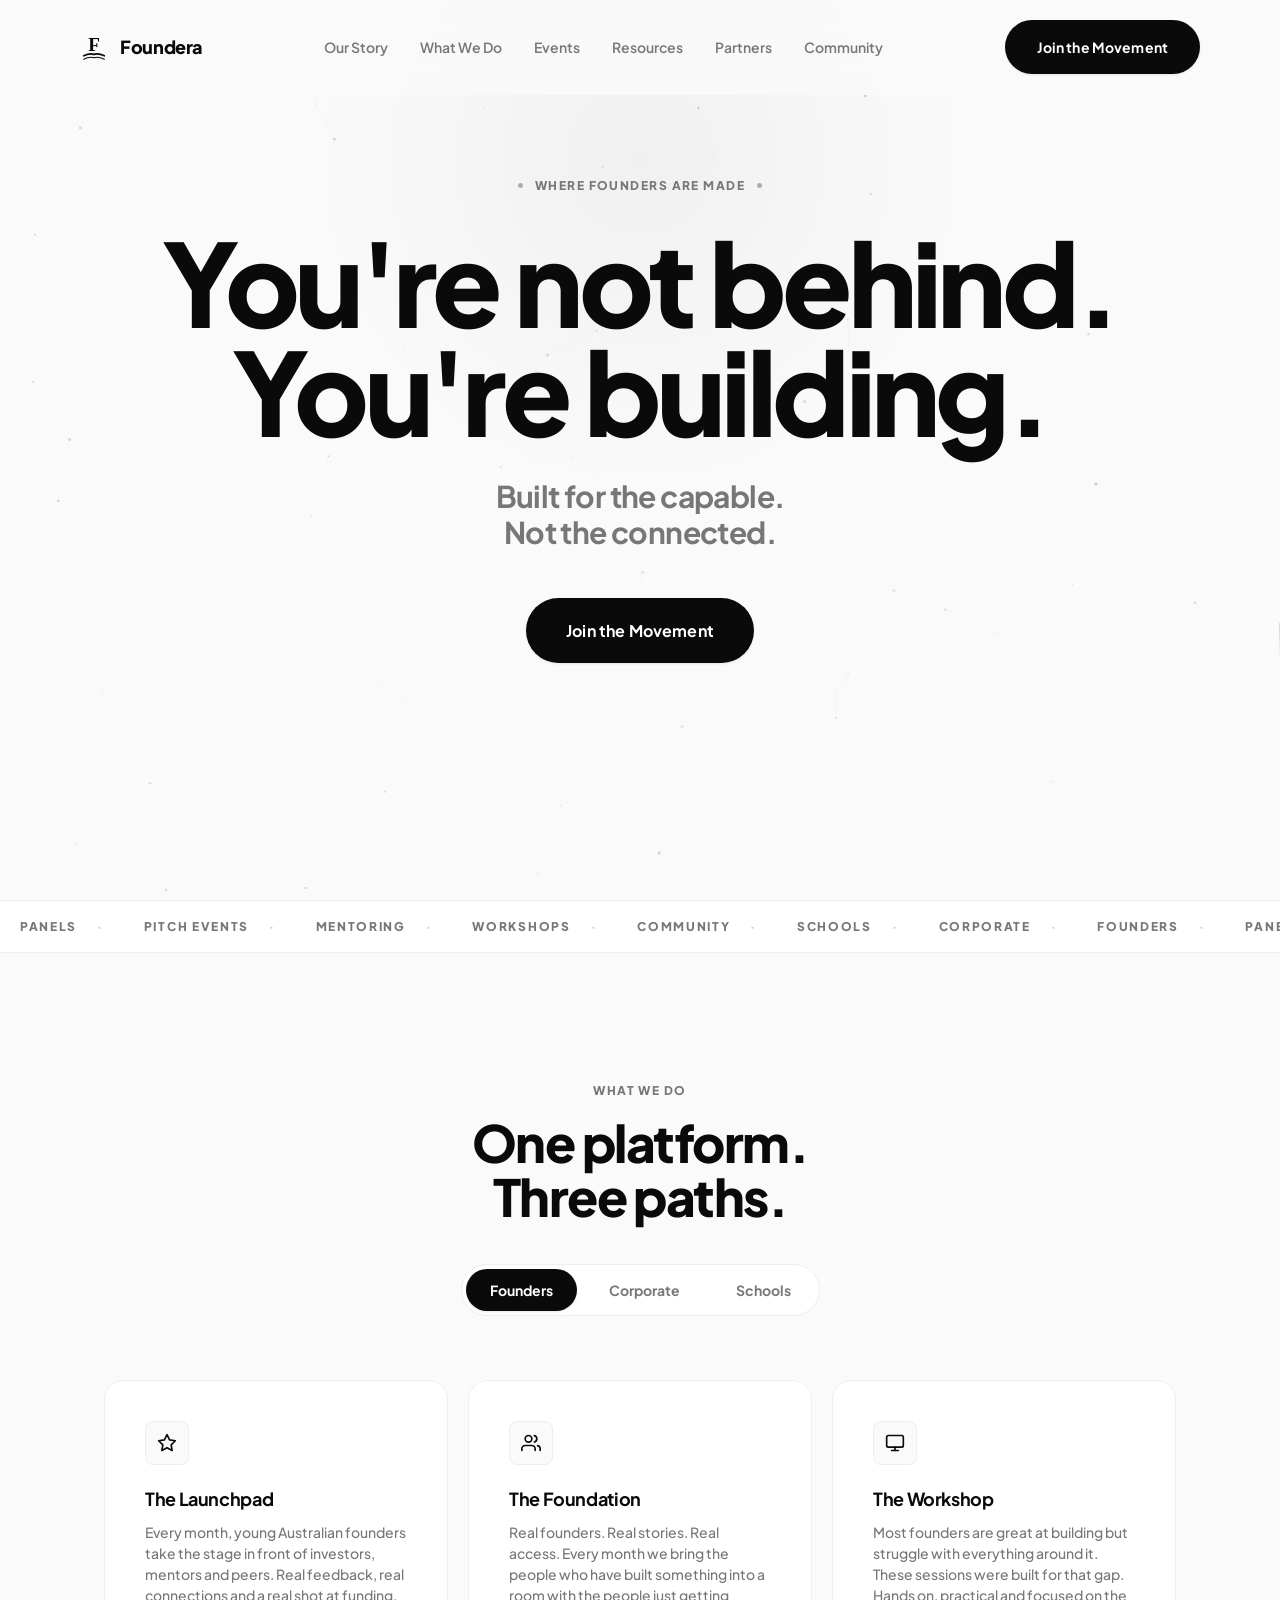
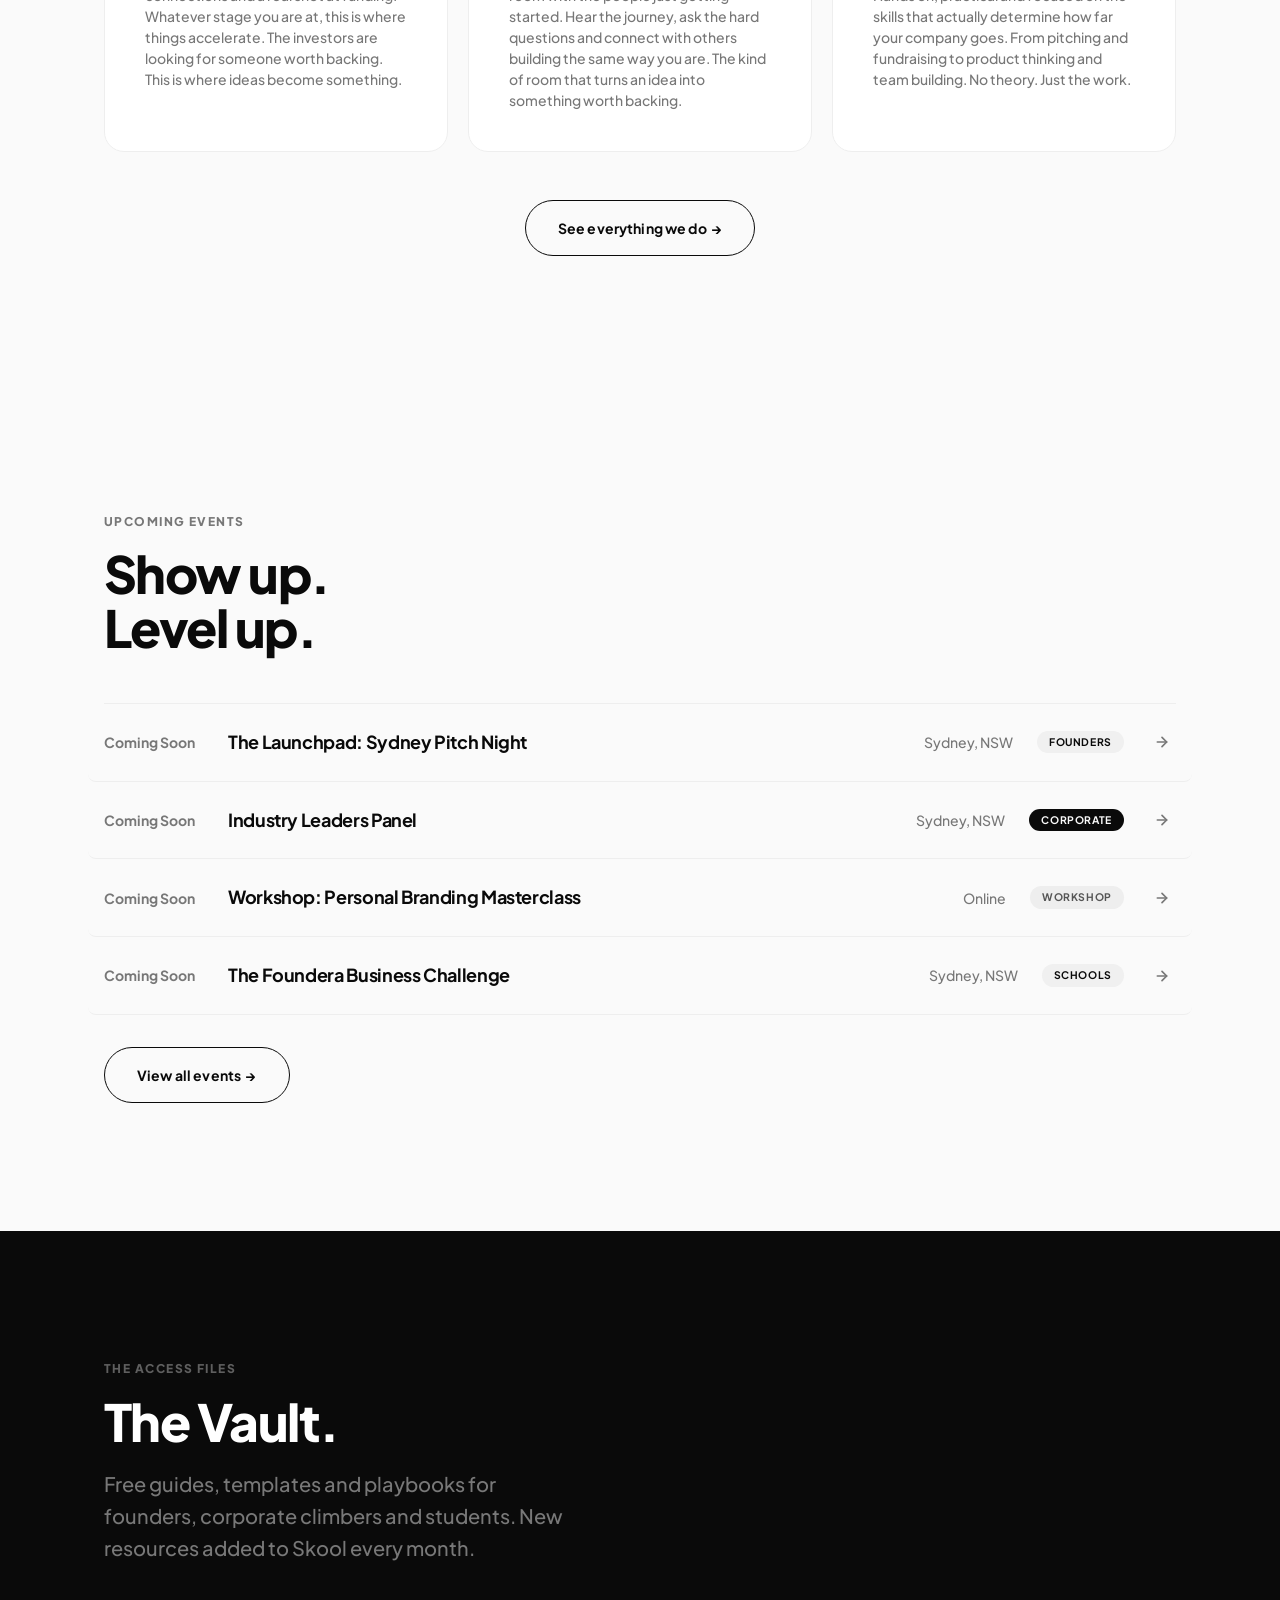
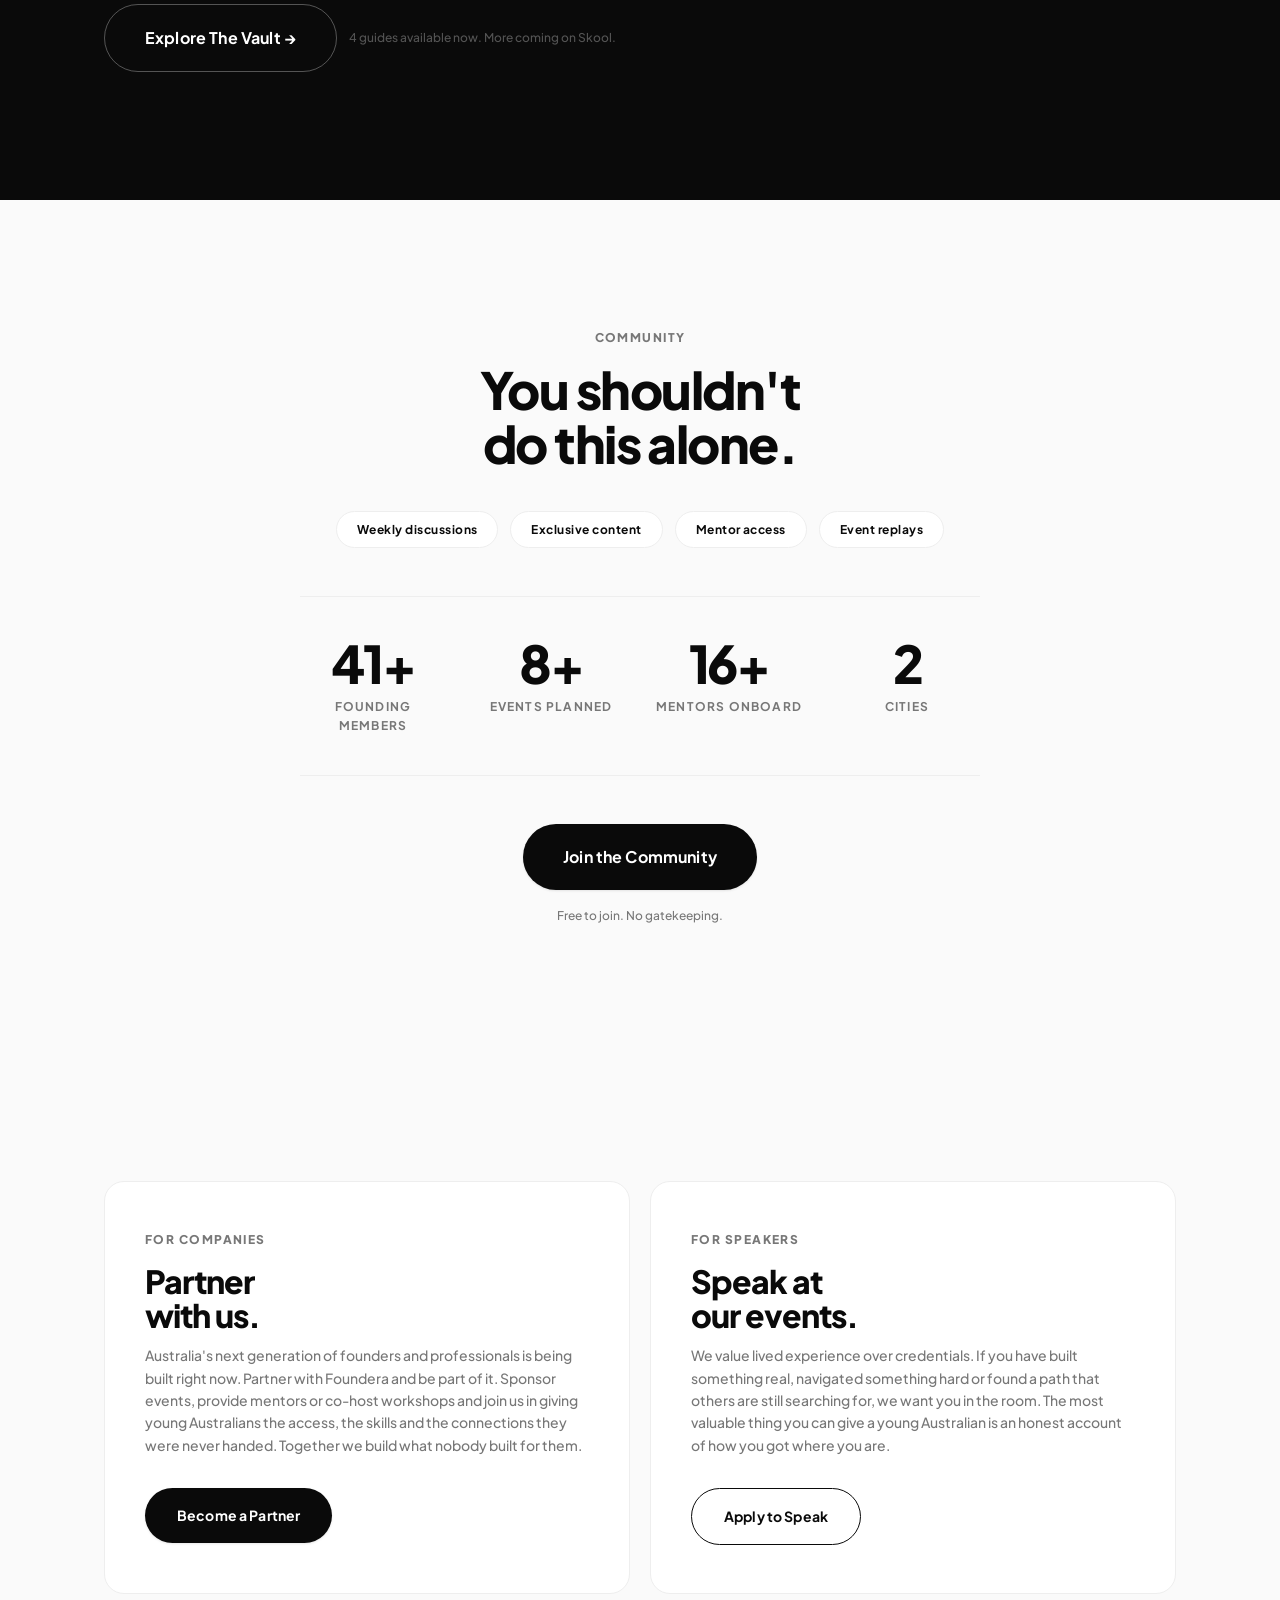
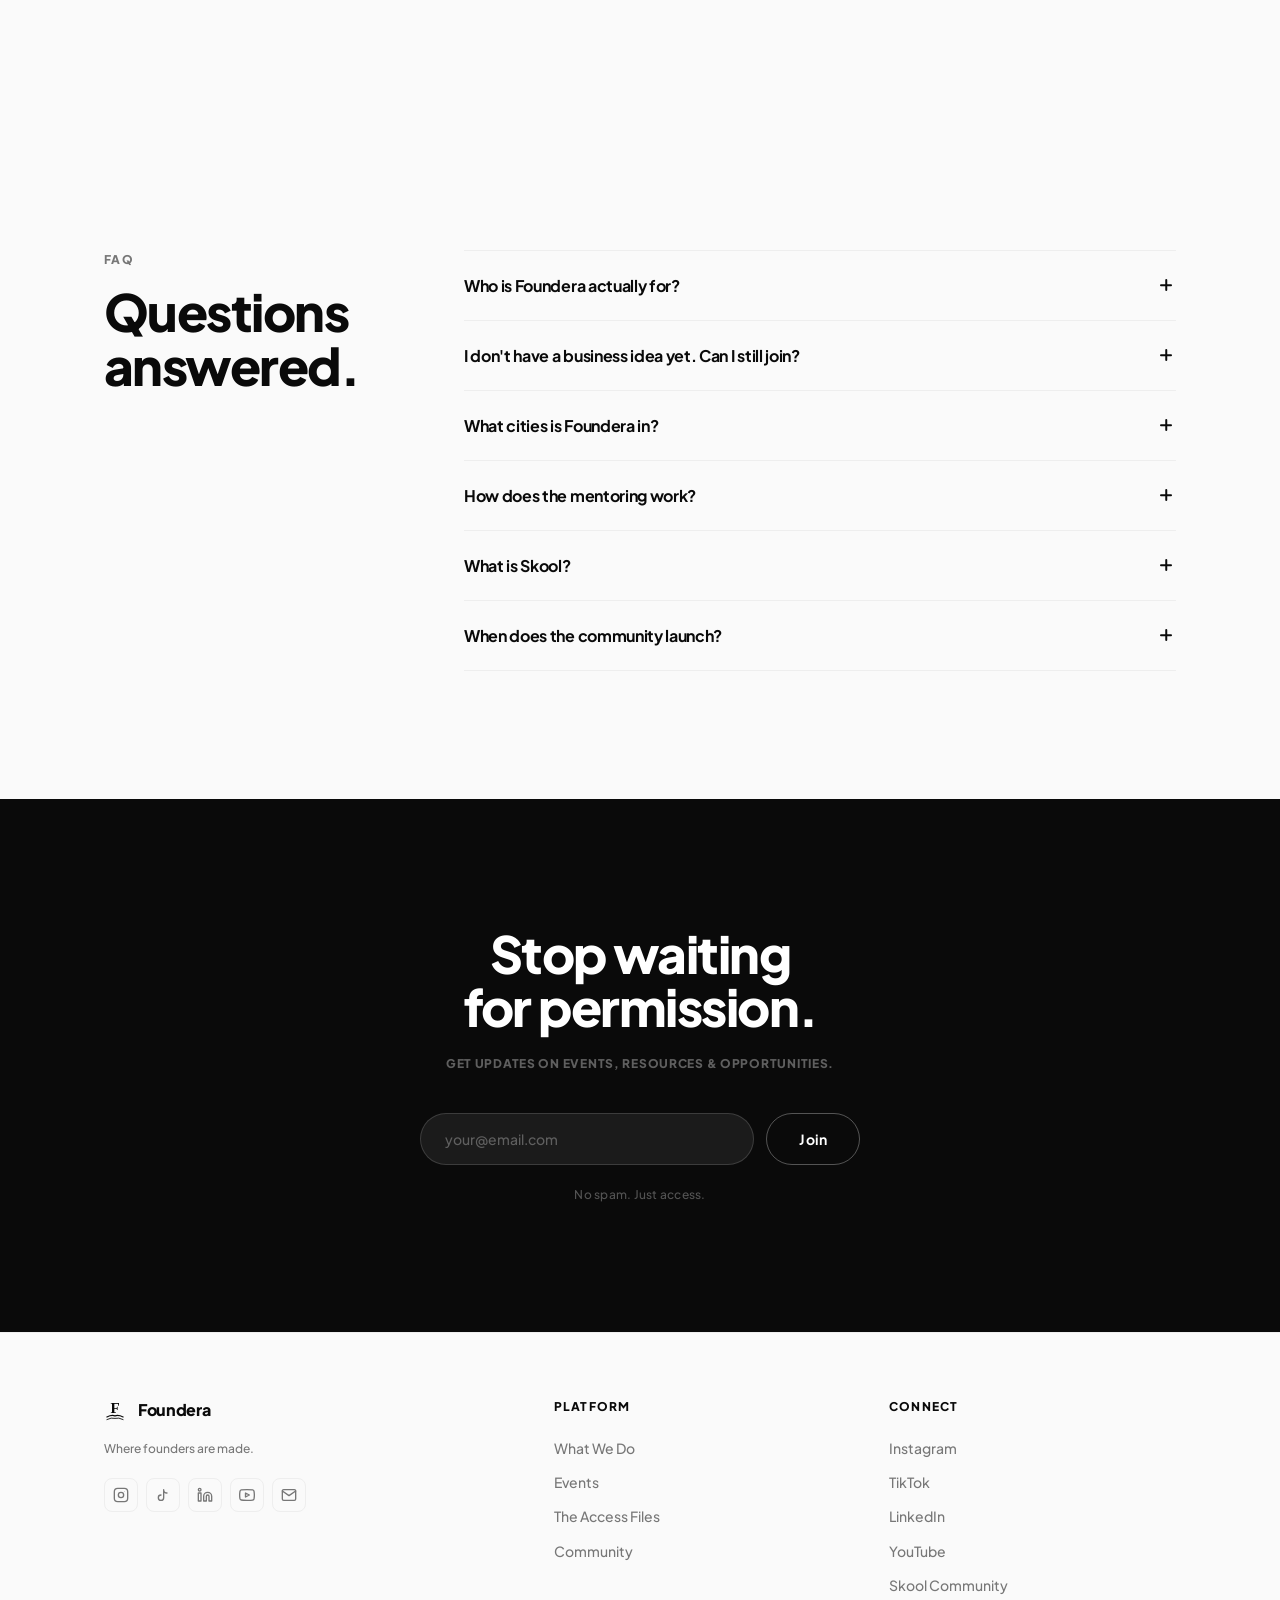
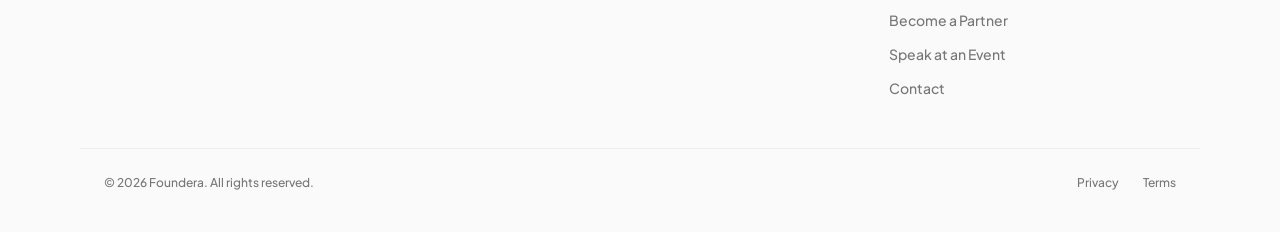
<file: index.html>
<!DOCTYPE html>
<html lang="en">
<head>
  <meta charset="UTF-8" />
  <meta name="viewport" content="width=device-width, initial-scale=1.0" />
  <meta name="description" content="Foundera | Where founders are made. Built for the capable. Not the connected." />
  <meta name="theme-color" content="#0A0A0A" />
  <meta property="og:title"       content="Foundera | Where Founders Are Made" />
  <meta property="og:description" content="Built for the capable. Not the connected." />
  <meta property="og:type"        content="website" />
  <meta property="og:url"         content="https://foundera.com.au" />
  <meta property="og:image"       content="https://foundera.com.au/og-image.png" />
  <meta property="og:site_name"   content="Foundera" />
  <meta name="twitter:card"        content="summary_large_image" />
  <meta name="twitter:title"       content="Foundera | Where Founders Are Made" />
  <meta name="twitter:description" content="Built for the capable. Not the connected." />
  <meta name="twitter:image"       content="https://foundera.com.au/og-image.png" />
  <title>Foundera | Where Founders Are Made</title>
  <link rel="icon" type="image/svg+xml" href="data:image/svg+xml,%3Csvg xmlns='http://www.w3.org/2000/svg' viewBox='0 0 32 38' fill='none'%3E%3Ctext x='16' y='25' text-anchor='middle' font-family='Georgia%2Cserif' font-size='26' font-weight='700' fill='%230A0A0A'%3EF%3C%2Ftext%3E%3Cpath d='M2 31 Q10 27 16 29 Q22 27 30 31' stroke='%230A0A0A' stroke-width='2.2' stroke-linecap='round' fill='none'/%3E%3Cpath d='M2 35.5 Q10 31.5 16 33.5 Q22 31.5 30 35.5' stroke='%230A0A0A' stroke-width='1.5' stroke-linecap='round' fill='none'/%3E%3C%2Fsvg%3E" />
  <link rel="preconnect" href="https://fonts.googleapis.com" />
  <link rel="preconnect" href="https://fonts.gstatic.com" crossorigin />
  <link rel="stylesheet" href="style.css" />
  <style>
    /* ── Animation layer ── */

    /* Hero: position relative so canvas sits behind content */
    .hero { position: relative; overflow: hidden; }

    /* Floating particle canvas */
    #heroCanvas {
      position: absolute;
      inset: 0;
      width: 100%;
      height: 100%;
      pointer-events: none;
      z-index: 0;
    }
    .hero .container { position: relative; z-index: 1; }
    .hero-scroll      { position: relative; z-index: 1; }

    /* Soft drifting gradient orb behind hero text */
    .hero::before {
      content: '';
      position: absolute;
      width: 680px;
      height: 680px;
      border-radius: 50%;
      background: radial-gradient(circle, rgba(0,0,0,0.04) 0%, transparent 70%);
      top: -180px;
      left: 50%;
      transform: translateX(-50%);
      animation: heroOrb 14s ease-in-out infinite alternate;
      pointer-events: none;
      z-index: 0;
    }
    @keyframes heroOrb {
      0%   { transform: translateX(-58%) scale(1);    opacity: .6; }
      100% { transform: translateX(-42%) scale(1.18); opacity: 1;  }
    }

    /* Hero eyebrow gently floats */
    .hero-eyebrow { animation: floatPill 6s ease-in-out infinite; }
    @keyframes floatPill {
      0%, 100% { transform: translateY(0); }
      50%       { transform: translateY(-5px); }
    }

    /* 3-D card tilt: transition handles smooth snap-back */
    .card {
      transform-style: preserve-3d;
      transition: transform 0.18s cubic-bezier(0.25,0.46,0.45,0.94),
                  box-shadow 0.18s ease;
      will-change: transform;
    }

    /* Reduced motion & mobile: strip all extras */
    @media (prefers-reduced-motion: reduce) {
      .hero::before  { animation: none; }
      .hero-eyebrow  { animation: none; }
      #heroCanvas    { display: none; }
    }
    @media (max-width: 768px) {
      #heroCanvas   { display: none; }
      .hero::before { display: none; }
      .hero-eyebrow { animation: none; }
    }

    /* ── FAQ ── */
    .faq-section { padding: var(--sp-32) 0; }
    .faq-grid { display: grid; grid-template-columns: 280px 1fr; gap: var(--sp-20); align-items: start; }
    @media (max-width: 768px) { .faq-grid { grid-template-columns: 1fr; gap: var(--sp-10); } .faq-section { padding: var(--sp-20) 0; } }
    .faq-list { border-top: 1px solid var(--color-border); }
    .faq-item { border-bottom: 1px solid var(--color-border); }
    .faq-question {
      width: 100%; background: none; border: none; text-align: left;
      font-family: var(--font); font-size: var(--text-base); font-weight: var(--fw-bold);
      color: var(--color-black); letter-spacing: var(--ls-tight);
      padding: var(--sp-6) 0; cursor: pointer;
      display: flex; justify-content: space-between; align-items: center; gap: var(--sp-4);
    }
    .faq-icon { width: 20px; height: 20px; flex-shrink: 0; position: relative; }
    .faq-icon::before, .faq-icon::after {
      content: ''; position: absolute; background: var(--color-black);
      border-radius: 2px; transition: transform 0.25s ease, opacity 0.25s ease;
    }
    .faq-icon::before { width: 12px; height: 1.5px; top: 50%; left: 50%; transform: translate(-50%,-50%); }
    .faq-icon::after  { width: 1.5px; height: 12px; top: 50%; left: 50%; transform: translate(-50%,-50%); }
    .faq-item.open .faq-icon::after { transform: translate(-50%,-50%) rotate(90deg); opacity: 0; }
    .faq-answer {
      font-size: var(--text-sm); color: var(--color-grey); font-weight: var(--fw-medium);
      line-height: 1.7; max-height: 0; overflow: hidden;
      transition: max-height 0.35s ease, padding 0.25s ease;
    }
    .faq-item.open .faq-answer { max-height: 300px; padding-bottom: var(--sp-6); }

    /* ── The Shift Section ── */
    .shift-section { background: #0a0a0a; padding: var(--sp-24) 0; overflow: hidden; }
    .shift-heading { text-align: center; margin-bottom: var(--sp-14); }
    @media (max-width: 768px) { .shift-section { padding: var(--sp-16) 0; } }

    .shift-columns {
      display: grid; grid-template-columns: 1fr 48px 1fr;
      height: 400px; overflow: hidden; position: relative;
    }
    .shift-columns::before, .shift-columns::after {
      content: ''; position: absolute; left: 0; right: 0; height: 100px; z-index: 2; pointer-events: none;
    }
    .shift-columns::before { top: 0; background: linear-gradient(to bottom, #0a0a0a 0%, transparent 100%); }
    .shift-columns::after  { bottom: 0; background: linear-gradient(to top, #0a0a0a 0%, transparent 100%); }

    .shift-col { overflow: hidden; }
    .shift-col-inner { display: flex; flex-direction: column; gap: var(--sp-3); }
    .shift-col:hover .shift-col-inner { animation-play-state: paused; }

    @keyframes shiftA { from { transform: translateY(0); } to { transform: translateY(-50%); } }
    @keyframes shiftB { from { transform: translateY(-50%); } to { transform: translateY(0); } }
    .shift-col-before .shift-col-inner { animation: shiftA 28s linear infinite; }
    .shift-col-after  .shift-col-inner { animation: shiftB 22s linear infinite; }

    .shift-divider {
      display: flex; flex-direction: column; align-items: center;
      justify-content: center; position: relative; z-index: 3;
    }
    .shift-divider-line { width: 1px; flex: 1; background: linear-gradient(to bottom, transparent, rgba(255,255,255,.12), transparent); }
    .shift-divider-arrow {
      width: 34px; height: 34px; border-radius: 50%; flex-shrink: 0;
      background: rgba(255,255,255,.07); border: 1px solid rgba(255,255,255,.15);
      display: flex; align-items: center; justify-content: center;
      color: rgba(255,255,255,.5); font-size: 14px; margin: var(--sp-4) 0;
    }

    .shift-item {
      padding: var(--sp-4) var(--sp-5); border-radius: 10px;
      font-size: var(--text-sm); line-height: 1.5;
    }
    .shift-item-before {
      color: rgba(255,255,255,.28); font-style: italic; text-align: right;
      background: rgba(255,255,255,.025); border: 1px solid rgba(255,255,255,.06);
    }
    .shift-item-after {
      color: rgba(255,255,255,.82); font-weight: var(--fw-semibold); text-align: left;
      background: rgba(255,255,255,.06); border: 1px solid rgba(255,255,255,.11);
    }

    /* ── Tab fade animation ── */
    @keyframes tabFadeIn {
      from { opacity: 0; transform: translateY(8px); }
      to   { opacity: 1; transform: translateY(0); }
    }
    .tab-panel.active { animation: tabFadeIn .3s ease; }

    /* ── Platform Features ── */
    .features-section { padding: var(--sp-20) 0; background: var(--color-off-white); }
    .features-grid {
      display: grid;
      grid-template-columns: repeat(3, 1fr);
      gap: var(--sp-4);
      margin-top: var(--sp-14);
    }
    .feature-card {
      padding: var(--sp-8);
      border: 1px solid var(--color-border);
      border-radius: 16px;
      background: var(--color-white);
      transition: transform .22s ease, box-shadow .22s ease, border-color .22s ease;
      cursor: default;
    }
    .feature-card:hover {
      transform: translateY(-4px);
      box-shadow: 0 16px 40px rgba(0,0,0,.07);
      border-color: rgba(0,0,0,.1);
    }
    .feature-icon {
      width: 42px;
      height: 42px;
      border-radius: 11px;
      background: var(--color-white);
      border: 1px solid var(--color-border);
      display: flex;
      align-items: center;
      justify-content: center;
      margin-bottom: var(--sp-5);
    }
    .feature-title {
      font-size: var(--text-base);
      font-weight: var(--fw-bold);
      letter-spacing: var(--ls-tight);
      margin-bottom: var(--sp-2);
      color: var(--color-black);
    }
    .feature-body {
      font-size: var(--text-sm);
      color: var(--color-grey);
      line-height: 1.65;
      font-weight: var(--fw-medium);
    }
    @media (max-width: 900px) { .features-grid { grid-template-columns: 1fr 1fr; } }
    @media (max-width: 480px) { .features-grid { grid-template-columns: 1fr; } }

    /* ── The Access Files ── */
    .access-grid {
      display: grid;
      grid-template-columns: repeat(4, 1fr);
      gap: var(--sp-5);
    }
    @media (max-width: 900px) {
      .access-grid { grid-template-columns: 1fr 1fr; }
    }
    @media (max-width: 540px) {
      .access-grid { grid-template-columns: 1fr; }
    }
    .access-card {
      display: flex;
      flex-direction: column;
      padding: var(--sp-8);
      background: rgba(255,255,255,.05);
      border: 1px solid rgba(255,255,255,.09);
      border-top: 2px solid rgba(255,255,255,.13);
      border-radius: 16px;
      text-decoration: none;
      position: relative;
      overflow: hidden;
      transition: background .25s ease, border-color .25s ease, transform .25s ease, box-shadow .25s ease;
    }
    .access-card:hover {
      background: rgba(255,255,255,.08);
      border-color: rgba(255,255,255,.18);
      border-top-color: rgba(255,255,255,.35);
      transform: translateY(-5px);
      box-shadow: 0 24px 48px rgba(0,0,0,.5);
    }
    .access-num {
      font-size: 13px;
      font-weight: var(--fw-semibold);
      letter-spacing: .1em;
      color: rgba(255,255,255,.25);
      margin-bottom: var(--sp-5);
      font-variant-numeric: tabular-nums;
    }
    .access-title {
      font-size: var(--text-lg);
      font-weight: var(--fw-bold);
      color: #fff;
      line-height: 1.3;
      letter-spacing: var(--ls-tight);
      margin-bottom: var(--sp-4);
    }
    .access-sub {
      font-size: var(--text-sm);
      color: rgba(255,255,255,.45);
      line-height: 1.7;
      flex: 1;
    }
    .access-footer {
      display: flex;
      justify-content: space-between;
      align-items: center;
      padding-top: var(--sp-5);
      margin-top: var(--sp-7);
      border-top: 1px solid rgba(255,255,255,.07);
    }
    .access-tag {
      font-size: 10px;
      font-weight: var(--fw-semibold);
      letter-spacing: .1em;
      text-transform: uppercase;
      color: rgba(255,255,255,.35);
      border: 1px solid rgba(255,255,255,.12);
      border-radius: 100px;
      padding: 3px 10px;
    }
    .access-cta {
      font-size: var(--text-sm);
      font-weight: var(--fw-semibold);
      color: rgba(255,255,255,.8);
      display: flex;
      align-items: center;
      gap: 5px;
      transition: color .2s ease;
    }
    .access-card:hover .access-cta { color: #fff; }
    .access-cta svg { transition: transform .2s ease; }
    .access-card:hover .access-cta svg { transform: translateX(4px); }
  </style>
</head>
<body>

  <!-- NAV -->
  <nav class="nav" id="nav">
    <div class="nav-inner">
      <a href="index.html" class="nav-logo">
        <svg width="28" height="28" viewBox="0 0 32 38" fill="none" xmlns="http://www.w3.org/2000/svg">
          <text x="16" y="25" text-anchor="middle" font-family="Georgia,'Times New Roman',serif" font-size="26" font-weight="700" fill="currentColor">F</text>
          <path d="M2 31 Q10 27 16 29 Q22 27 30 31" stroke="currentColor" stroke-width="2.2" stroke-linecap="round" fill="none"/>
          <path d="M2 35.5 Q10 31.5 16 33.5 Q22 31.5 30 35.5" stroke="currentColor" stroke-width="1.5" stroke-linecap="round" fill="none"/>
        </svg>
        <span class="nav-logo-word">Foundera</span>
      </a>
      <ul class="nav-links">
        <li><a href="about.html"       class="nav-link">Our Story</a></li>
        <li><a href="what-we-do.html" class="nav-link">What We Do</a></li>
        <li><a href="events.html"     class="nav-link">Events</a></li>
        <li><a href="resources.html" class="nav-link">Resources</a></li>
        <li><a href="partners.html"   class="nav-link">Partners</a></li>
        <li><a href="community.html"  class="nav-link">Community</a></li>
      </ul>
      <a href="community.html" class="btn btn-primary">Join the Movement</a>
      <button class="nav-burger" id="navBurger" aria-label="Open menu" aria-expanded="false">
        <span></span><span></span><span></span>
      </button>
    </div>
  </nav>

  <div class="nav-mobile" id="navMobile">
    <a href="about.html" class="nav-mobile-link">Our Story</a>
    <a href="what-we-do.html" class="nav-mobile-link">What We Do</a>
    <a href="events.html" class="nav-mobile-link">Events</a>
    <a href="resources.html" class="nav-mobile-link">Resources</a>
    <a href="partners.html" class="nav-mobile-link">Partners</a>
    <a href="community.html" class="nav-mobile-link">Community</a>
    <a href="community.html#join" class="btn btn-primary btn-lg nav-mobile-cta">Join the Movement</a>
  </div>

  <main>

    <!-- 1. HERO -->
    <section class="hero">
      <canvas id="heroCanvas" aria-hidden="true"></canvas>
      <div class="container">
        <div class="hero-eyebrow reveal">
          <span class="hero-dot"></span>
          <span class="label">Where founders are made</span>
          <span class="hero-dot"></span>
        </div>
        <h1 class="hero-h1 reveal d1">You're not behind.<br>You're building.</h1>
        <p class="hero-sub reveal d2">Built for the capable.<br>Not the connected.</p>
        <div class="reveal d3">
          <a href="community.html" class="btn btn-primary btn-lg">Join the Movement</a>
        </div>
      </div>
      <div class="hero-scroll" aria-hidden="true"><div class="hero-scroll-line"></div></div>
    </section>

    <!-- 2. MARQUEE -->
    <div class="marquee-wrap" aria-hidden="true">
      <div class="marquee-track">
        <div class="marquee-group">
          <span class="marquee-item">Panels</span><span class="marquee-item">Pitch Events</span>
          <span class="marquee-item">Mentoring</span><span class="marquee-item">Workshops</span>
          <span class="marquee-item">Community</span><span class="marquee-item">Schools</span>
          <span class="marquee-item">Corporate</span><span class="marquee-item">Founders</span>
        </div>
        <div class="marquee-group" aria-hidden="true">
          <span class="marquee-item">Panels</span><span class="marquee-item">Pitch Events</span>
          <span class="marquee-item">Mentoring</span><span class="marquee-item">Workshops</span>
          <span class="marquee-item">Community</span><span class="marquee-item">Schools</span>
          <span class="marquee-item">Corporate</span><span class="marquee-item">Founders</span>
        </div>
      </div>
    </div>

    <!-- 3. WHAT WE DO -->
    <section id="what-we-do" class="section">
      <div class="container">
        <div class="tabs-header reveal">
          <p class="label" style="margin-bottom:var(--sp-4)">What We Do</p>
          <h2 class="headline">One platform.<br>Three paths.</h2>
          <nav class="tabs-nav">
            <button class="tab-btn active" data-tab="founders">Founders</button>
            <button class="tab-btn"        data-tab="corporate">Corporate</button>
            <button class="tab-btn"        data-tab="schools">Schools</button>
          </nav>
        </div>

        <div class="tab-panel active" data-panel="founders">
          <div class="cards-grid">
            <article class="card reveal">
              <div class="card-icon"><svg width="20" height="20" viewBox="0 0 24 24" fill="none" stroke="currentColor" stroke-width="2" stroke-linecap="round" stroke-linejoin="round"><polygon points="12 2 15.09 8.26 22 9.27 17 14.14 18.18 21.02 12 17.77 5.82 21.02 7 14.14 2 9.27 8.91 8.26 12 2"/></svg></div>
              <h3 class="card-title">The Launchpad</h3>
              <p class="card-body">Every month, young Australian founders take the stage in front of investors, mentors and peers. Real feedback, real connections and a real shot at funding. Whatever stage you are at, this is where things accelerate. The investors are looking for someone worth backing. This is where ideas become something.</p>
            </article>
            <article class="card reveal d1">
              <div class="card-icon"><svg width="20" height="20" viewBox="0 0 24 24" fill="none" stroke="currentColor" stroke-width="2" stroke-linecap="round" stroke-linejoin="round"><path d="M17 21v-2a4 4 0 0 0-4-4H5a4 4 0 0 0-4 4v2"/><circle cx="9" cy="7" r="4"/><path d="M23 21v-2a4 4 0 0 0-3-3.87"/><path d="M16 3.13a4 4 0 0 1 0 7.75"/></svg></div>
              <h3 class="card-title">The Foundation</h3>
              <p class="card-body">Real founders. Real stories. Real access. Every month we bring the people who have built something into a room with the people just getting started. Hear the journey, ask the hard questions and connect with others building the same way you are. The kind of room that turns an idea into something worth backing.</p>
            </article>
            <article class="card reveal d2">
              <div class="card-icon"><svg width="20" height="20" viewBox="0 0 24 24" fill="none" stroke="currentColor" stroke-width="2" stroke-linecap="round" stroke-linejoin="round"><rect x="2" y="3" width="20" height="14" rx="2"/><line x1="8" y1="21" x2="16" y2="21"/><line x1="12" y1="17" x2="12" y2="21"/></svg></div>
              <h3 class="card-title">The Workshop</h3>
              <p class="card-body">Most founders are great at building but struggle with everything around it. These sessions were built for that gap. Hands on, practical and focused on the skills that actually determine how far your company goes. From pitching and fundraising to product thinking and team building. No theory. Just the work.</p>
            </article>
          </div>
        </div>

        <div class="tab-panel" data-panel="corporate">
          <div class="cards-grid">
            <article class="card reveal">
              <div class="card-icon"><svg width="20" height="20" viewBox="0 0 24 24" fill="none" stroke="currentColor" stroke-width="2" stroke-linecap="round" stroke-linejoin="round"><rect x="2" y="7" width="20" height="14" rx="2"/><path d="M16 7V5a2 2 0 0 0-2-2h-4a2 2 0 0 0-2 2v2"/></svg></div>
              <h3 class="card-title">Industry Panels</h3>
              <p class="card-body">Every month we put you in the room with senior leaders from Australia's biggest firms. Small enough to actually talk to them. Hear how they built their careers, what their industries actually look like from the inside and what they wish someone had told them when they were exactly where you are now.</p>
            </article>
            <article class="card reveal d1">
              <div class="card-icon"><svg width="20" height="20" viewBox="0 0 24 24" fill="none" stroke="currentColor" stroke-width="2" stroke-linecap="round" stroke-linejoin="round"><path d="M20 21v-2a4 4 0 0 0-4-4H8a4 4 0 0 0-4 4v2"/><circle cx="12" cy="7" r="4"/></svg></div>
              <h3 class="card-title">Career Mentoring</h3>
              <p class="card-body">Paired with professionals in your exact field who have already walked the path you are on. One on one sessions that fast-track your career growth, sharpen your direction and give you honest advice from someone who genuinely remembers what it was like to be exactly where you are.</p>
            </article>
            <article class="card reveal d2">
              <div class="card-icon"><svg width="20" height="20" viewBox="0 0 24 24" fill="none" stroke="currentColor" stroke-width="2" stroke-linecap="round" stroke-linejoin="round"><polyline points="22 12 18 12 15 21 9 3 6 12 2 12"/></svg></div>
              <h3 class="card-title">Skill Workshops</h3>
              <p class="card-body">Your degree gets you to the door. These workshops get you through it. Practical, hands on sessions built around the skills universities do not teach. Resume building, interview prep, networking, negotiation and the professional habits that turn a good student into someone employers actually want to hire.</p>
            </article>
          </div>
        </div>

        <div class="tab-panel" data-panel="schools">
          <div class="cards-grid">
            <article class="card reveal">
              <div class="card-icon"><svg width="20" height="20" viewBox="0 0 24 24" fill="none" stroke="currentColor" stroke-width="2" stroke-linecap="round" stroke-linejoin="round"><path d="M3 9l9-7 9 7v11a2 2 0 0 1-2 2H5a2 2 0 0 1-2-2z"/><polyline points="9 22 9 12 15 12 15 22"/></svg></div>
              <h3 class="card-title">Campus Programs</h3>
              <p class="card-body">We partner with high schools and universities across Australia to deliver programs that go beyond the classroom. Real mentoring, real career exposure and hands on skill building, all designed around what students actually need to land internships, build confidence and take the next step.</p>
            </article>
            <article class="card reveal d1">
              <div class="card-icon"><svg width="20" height="20" viewBox="0 0 24 24" fill="none" stroke="currentColor" stroke-width="2" stroke-linecap="round" stroke-linejoin="round"><circle cx="12" cy="12" r="10"/><path d="M8 14s1.5 2 4 2 4-2 4-2"/><line x1="9" y1="9" x2="9.01" y2="9"/><line x1="15" y1="9" x2="15.01" y2="9"/></svg></div>
              <h3 class="card-title">Student Mentoring</h3>
              <p class="card-body">Your mentor was in your shoes not long ago. They know the path because they just walked it. Matched on your field and your goals, these one on one sessions give you a clear roadmap from someone who just came out the other side. We help you land it.</p>
            </article>
            <article class="card reveal d2">
              <div class="card-icon"><svg width="20" height="20" viewBox="0 0 24 24" fill="none" stroke="currentColor" stroke-width="2" stroke-linecap="round" stroke-linejoin="round"><path d="M17 21v-2a4 4 0 0 0-4-4H5a4 4 0 0 0-4 4v2"/><circle cx="9" cy="7" r="4"/><line x1="19" y1="8" x2="19" y2="14"/><line x1="22" y1="11" x2="16" y2="11"/></svg></div>
              <h3 class="card-title">The Foundera Business Challenge</h3>
              <p class="card-body">Case competitions, industry simulations and summits that put students in front of real business problems and real professionals. Teams compete, present and are judged by people who are actually hiring. Strong performances open doors. This is how students turn a degree into a career opportunity before graduation.</p>
            </article>
          </div>
        </div>

        <div class="reveal" style="text-align:center; margin-top:var(--sp-12)">
          <a href="what-we-do.html" class="btn btn-outline">See everything we do &nbsp;→</a>
        </div>
      </div>
    </section>

    <!-- 4. EVENTS -->
    <section id="events" class="section">
      <div class="container">
        <div class="reveal" style="margin-bottom:var(--sp-12)">
          <p class="label" style="margin-bottom:var(--sp-4)">Upcoming Events</p>
          <h2 class="headline">Show up.<br>Level up.</h2>
        </div>
        <div class="events-list reveal d1">
          <a class="event-row" href="events.html">
            <span class="event-date">Coming Soon</span>
            <span class="event-title">The Launchpad: Sydney Pitch Night</span>
            <span class="event-location">Sydney, NSW</span>
            <span class="badge badge-founders">Founders</span>
            <span class="event-arrow"><svg width="16" height="16" viewBox="0 0 24 24" fill="none" stroke="currentColor" stroke-width="2.5" stroke-linecap="round" stroke-linejoin="round"><line x1="5" y1="12" x2="19" y2="12"/><polyline points="12 5 19 12 12 19"/></svg></span>
          </a>
          <a class="event-row" href="events.html">
            <span class="event-date">Coming Soon</span>
            <span class="event-title">Industry Leaders Panel</span>
            <span class="event-location">Sydney, NSW</span>
            <span class="badge badge-corporate">Corporate</span>
            <span class="event-arrow"><svg width="16" height="16" viewBox="0 0 24 24" fill="none" stroke="currentColor" stroke-width="2.5" stroke-linecap="round" stroke-linejoin="round"><line x1="5" y1="12" x2="19" y2="12"/><polyline points="12 5 19 12 12 19"/></svg></span>
          </a>
          <a class="event-row" href="events.html">
            <span class="event-date">Coming Soon</span>
            <span class="event-title">Workshop: Personal Branding Masterclass</span>
            <span class="event-location">Online</span>
            <span class="badge badge-workshop">Workshop</span>
            <span class="event-arrow"><svg width="16" height="16" viewBox="0 0 24 24" fill="none" stroke="currentColor" stroke-width="2.5" stroke-linecap="round" stroke-linejoin="round"><line x1="5" y1="12" x2="19" y2="12"/><polyline points="12 5 19 12 12 19"/></svg></span>
          </a>
          <a class="event-row" href="events.html">
            <span class="event-date">Coming Soon</span>
            <span class="event-title">The Foundera Business Challenge</span>
            <span class="event-location">Sydney, NSW</span>
            <span class="badge badge-founders">Schools</span>
            <span class="event-arrow"><svg width="16" height="16" viewBox="0 0 24 24" fill="none" stroke="currentColor" stroke-width="2.5" stroke-linecap="round" stroke-linejoin="round"><line x1="5" y1="12" x2="19" y2="12"/><polyline points="12 5 19 12 12 19"/></svg></span>
          </a>
        </div>
        <div class="reveal d2" style="margin-top:var(--sp-8)">
          <a href="events.html" class="btn btn-outline">View all events &nbsp;→</a>
        </div>
      </div>
    </section>

    <!-- 6. THE ACCESS FILES -->
    <section id="resources" class="resources-section">
      <div class="container">
        <div class="reveal" style="margin-bottom:var(--sp-10)">
          <p class="label label-light" style="margin-bottom:var(--sp-4)">The Access Files</p>
          <h2 class="headline headline-white">The Vault.</h2>
          <p style="margin-top:var(--sp-5); font-size:clamp(var(--text-base),1.6vw,var(--text-xl)); color:rgba(255,255,255,.45); font-weight:var(--fw-medium); max-width:480px; line-height:1.6;">Free guides, templates and playbooks for founders, corporate climbers and students. New resources added to Skool every month.</p>
        </div>
        <div class="reveal d1" style="display:flex; gap:var(--sp-3); flex-wrap:wrap; align-items:center; margin-top:var(--sp-10)">
          <a href="resources.html" class="btn btn-outline-white btn-lg">Explore The Vault →</a>
          <p style="font-size:var(--text-xs); color:rgba(255,255,255,.3); font-weight:var(--fw-medium)">4 guides available now. More coming on Skool.</p>
        </div>
      </div>
    </section>

    <!-- 7. COMMUNITY -->
    <section id="community" class="community-section">
      <div class="container">
        <div class="reveal" style="margin-bottom:var(--sp-10)">
          <p class="label" style="margin-bottom:var(--sp-4)">Community</p>
          <h2 class="headline">You shouldn't<br>do this alone.</h2>
        </div>
        <div class="community-pills reveal d1">
          <span class="pill">Weekly discussions</span>
          <span class="pill">Exclusive content</span>
          <span class="pill">Mentor access</span>
          <span class="pill">Event replays</span>
        </div>
        <div class="stats-grid reveal d2">
          <div class="stat-item">
            <p class="stat-number" data-target="50" data-suffix="+">0</p>
            <p class="stat-label">Founding Members</p>
          </div>
          <div class="stat-item">
            <p class="stat-number" data-target="10" data-suffix="+">0</p>
            <p class="stat-label">Events Planned</p>
          </div>
          <div class="stat-item">
            <p class="stat-number" data-target="20" data-suffix="+">0</p>
            <p class="stat-label">Mentors Onboard</p>
          </div>
          <div class="stat-item">
            <p class="stat-number" data-target="3" data-suffix="">0</p>
            <p class="stat-label">Cities</p>
          </div>
        </div>
        <div class="reveal d3">
          <a href="community.html" class="btn btn-primary btn-lg">Join the Community</a>
          <p style="margin-top:var(--sp-4);font-size:var(--text-xs);color:var(--color-grey);font-weight:var(--fw-medium)">Free to join. No gatekeeping.</p>
        </div>
      </div>
    </section>

    <!-- 7. PARTNER + SPEAK -->
    <section id="partners" class="section">
      <div class="container">
        <div class="split-grid">
          <div class="split-card reveal">
            <div>
              <p class="label" style="margin-bottom:var(--sp-4)">For Companies</p>
              <h2 class="split-card-headline">Partner<br>with us.</h2>
              <p class="split-card-body" style="margin-top:var(--sp-3)">Australia's next generation of founders and professionals is being built right now. Partner with Foundera and be part of it. Sponsor events, provide mentors or co-host workshops and join us in giving young Australians the access, the skills and the connections they were never handed. Together we build what nobody built for them.</p>
            </div>
            <div>
              <a href="partners.html" class="btn btn-primary">Become a Partner</a>
            </div>
          </div>
          <div class="split-card reveal d1">
            <div>
              <p class="label" style="margin-bottom:var(--sp-4)">For Speakers</p>
              <h2 class="split-card-headline">Speak at<br>our events.</h2>
              <p class="split-card-body" style="margin-top:var(--sp-3)">We value lived experience over credentials. If you have built something real, navigated something hard or found a path that others are still searching for, we want you in the room. The most valuable thing you can give a young Australian is an honest account of how you got where you are.</p>
            </div>
            <div>
              <a href="partners.html#speak" class="btn btn-outline">Apply to Speak</a>
            </div>
          </div>
        </div>
      </div>
    </section>

    <!-- 8. FAQ -->
    <section class="faq-section">
      <div class="container">
        <div class="faq-grid">
          <div class="reveal">
            <p class="label" style="margin-bottom:var(--sp-4)">FAQ</p>
            <h2 class="headline">Questions<br>answered.</h2>
          </div>
          <div class="faq-list reveal d1">

            <div class="faq-item">
              <button class="faq-question">
                Who is Foundera actually for?
                <span class="faq-icon"></span>
              </button>
              <div class="faq-answer">Foundera is for ambitious people in their 20s and 30s who are building something, thinking about it, or just know they want more than the default career path. That includes founders, side-hustlers, corporate climbers, graduates and anyone who feels like they are figuring it out alone.</div>
            </div>

            <div class="faq-item">
              <button class="faq-question">
                I don't have a business idea yet. Can I still join?
                <span class="faq-icon"></span>
              </button>
              <div class="faq-answer">Absolutely. Foundera is not just for people with a business already running. Whether you are exploring an idea, in a corporate role, or still studying, there is a place for you here. The community is built for people who are ambitious and building toward something, whatever stage that looks like.</div>
            </div>

            <div class="faq-item">
              <button class="faq-question">
                What cities is Foundera in?
                <span class="faq-icon"></span>
              </button>
              <div class="faq-answer">Foundera is currently based in Australia and growing. Events are held in Sydney with plans to expand to other cities. The online community on Skool is open to everyone across Australia regardless of location.</div>
            </div>

            <div class="faq-item">
              <button class="faq-question">
                How does the mentoring work?
                <span class="faq-icon"></span>
              </button>
              <div class="faq-answer">When you join, you get paired with a mentor specific to your field and stage. This is not a generic match. We take into account where you are, where you want to go, and who is best placed to help you get there. Your mentor has been in your position and is invested in your progress.</div>
            </div>

            <div class="faq-item">
              <button class="faq-question">
                What is Skool?
                <span class="faq-icon"></span>
              </button>
              <div class="faq-answer">Skool is the platform we use to host the Foundera community. Think of it as a space built for real conversations, shared resources and genuine connection. It is free to use, works on any device, and keeps everything in one place. No spam, no algorithm. Just the community.</div>
            </div>

            <div class="faq-item">
              <button class="faq-question">
                When does the community launch?
                <span class="faq-icon"></span>
              </button>
              <div class="faq-answer">The Foundera community is launching on Skool soon. Drop your email below and you will be the first to know the moment the doors open. Early members get in before it is advertised anywhere else.</div>
            </div>

          </div>
        </div>
      </div>
    </section>

    <!-- 9. EMAIL CTA -->
    <section class="email-section">
      <div class="container">
        <div class="reveal">
          <h2 class="headline headline-white" style="margin-bottom:var(--sp-5)">Stop waiting<br>for permission.</h2>
          <p class="label label-light" style="letter-spacing:.06em">Get updates on events, resources &amp; opportunities.</p>
        </div>
        <form id="emailForm" class="email-form reveal d1" action="#" method="POST" data-source="landing_page">
          <input class="email-input" type="email" name="email" placeholder="your@email.com" aria-label="Email address" required />
          <button type="submit" class="btn btn-outline-white">Join</button>
        </form>
        <p class="email-note reveal d2">No spam. Just access.</p>
      </div>
    </section>

    <!-- 9. FOOTER -->
    <footer class="footer">
      <div class="footer-grid">
        <div>
          <a href="index.html" class="nav-logo" style="margin-bottom:var(--sp-4)">
            <svg width="22" height="22" viewBox="0 0 32 38" fill="none" xmlns="http://www.w3.org/2000/svg">
              <text x="16" y="25" text-anchor="middle" font-family="Georgia,'Times New Roman',serif" font-size="26" font-weight="700" fill="currentColor">F</text>
              <path d="M2 31 Q10 27 16 29 Q22 27 30 31" stroke="currentColor" stroke-width="2.2" stroke-linecap="round" fill="none"/>
              <path d="M2 35.5 Q10 31.5 16 33.5 Q22 31.5 30 35.5" stroke="currentColor" stroke-width="1.5" stroke-linecap="round" fill="none"/>
            </svg>
            <span class="nav-logo-word" style="font-size:var(--text-base)">Foundera</span>
          </a>
          <p class="footer-brand-tagline">Where founders are made.</p>
          <div class="footer-social">
            <a href="https://www.instagram.com/foundera.au" target="_blank" rel="noopener noreferrer" class="footer-social-icon" aria-label="Instagram"><svg width="16" height="16" viewBox="0 0 24 24" fill="none" stroke="currentColor" stroke-width="2" stroke-linecap="round" stroke-linejoin="round"><rect x="2" y="2" width="20" height="20" rx="5"/><circle cx="12" cy="12" r="4"/><circle cx="17.5" cy="6.5" r="0.5" fill="currentColor" stroke="none"/></svg></a>
            <a href="https://www.tiktok.com/@foundera.au" target="_blank" rel="noopener noreferrer" class="footer-social-icon" aria-label="TikTok"><svg width="16" height="16" viewBox="0 0 24 24" fill="none" stroke="currentColor" stroke-width="2" stroke-linecap="round" stroke-linejoin="round"><path d="M9 12a4 4 0 1 0 4 4V4a5 5 0 0 0 5 5"/></svg></a>
            <a href="https://www.linkedin.com/company/founderaau" target="_blank" rel="noopener noreferrer" class="footer-social-icon" aria-label="LinkedIn"><svg width="16" height="16" viewBox="0 0 24 24" fill="none" stroke="currentColor" stroke-width="2" stroke-linecap="round" stroke-linejoin="round"><path d="M16 8a6 6 0 0 1 6 6v7h-4v-7a2 2 0 0 0-2-2 2 2 0 0 0-2 2v7h-4v-7a6 6 0 0 1 6-6z"/><rect x="2" y="9" width="4" height="12"/><circle cx="4" cy="4" r="2"/></svg></a>
            <a href="https://www.youtube.com/@Founderaa" target="_blank" rel="noopener noreferrer" class="footer-social-icon" aria-label="YouTube"><svg width="16" height="16" viewBox="0 0 24 24" fill="none" stroke="currentColor" stroke-width="2" stroke-linecap="round" stroke-linejoin="round"><path d="M22.54 6.42a2.78 2.78 0 0 0-1.95-1.96C18.88 4 12 4 12 4s-6.88 0-8.59.46a2.78 2.78 0 0 0-1.95 1.96A29 29 0 0 0 1 12a29 29 0 0 0 .46 5.58A2.78 2.78 0 0 0 3.41 19.5C5.12 20 12 20 12 20s6.88 0 8.59-.46a2.78 2.78 0 0 0 1.95-1.96A29 29 0 0 0 23 12a29 29 0 0 0-.46-5.58z"/><polygon points="9.75 15.02 15.5 12 9.75 8.98 9.75 15.02"/></svg></a>
            <a href="mailto:team@founderaa.com.au" class="footer-social-icon" aria-label="Email"><svg width="16" height="16" viewBox="0 0 24 24" fill="none" stroke="currentColor" stroke-width="2" stroke-linecap="round" stroke-linejoin="round"><path d="M4 4h16c1.1 0 2 .9 2 2v12c0 1.1-.9 2-2 2H4c-1.1 0-2-.9-2-2V6c0-1.1.9-2 2-2z"/><polyline points="22,6 12,13 2,6"/></svg></a>
          </div>
        </div>
        <div>
          <p class="footer-col-title">Platform</p>
          <nav class="footer-col-links">
            <a href="what-we-do.html" class="footer-link">What We Do</a>
            <a href="events.html"     class="footer-link">Events</a>
            <a href="resources.html"  class="footer-link">The Access Files</a>
            <a href="community.html"  class="footer-link">Community</a>
          </nav>
        </div>
        <div>
          <p class="footer-col-title">Connect</p>
          <nav class="footer-col-links">
            <a href="https://www.instagram.com/foundera.au" target="_blank" rel="noopener noreferrer" class="footer-link">Instagram</a>
            <a href="https://www.tiktok.com/@foundera.au" target="_blank" rel="noopener noreferrer" class="footer-link">TikTok</a>
            <a href="https://www.linkedin.com/company/founderaau" target="_blank" rel="noopener noreferrer" class="footer-link">LinkedIn</a>
            <a href="https://www.youtube.com/@Founderaa" target="_blank" rel="noopener noreferrer" class="footer-link">YouTube</a>
            <a href="https://www.skool.com" target="_blank" rel="noopener noreferrer" class="footer-link">Skool Community</a>
            <a href="partners.html"                               class="footer-link">Become a Partner</a>
            <a href="partners.html#speak"                         class="footer-link">Speak at an Event</a>
            <a href="mailto:team@founderaa.com.au"                class="footer-link">Contact</a>
          </nav>
        </div>
      </div>
      <div class="footer-bottom">
        <p class="footer-copy">© 2026 Foundera. All rights reserved.</p>
        <div class="footer-legal"><a href="privacy.html">Privacy</a><a href="terms.html">Terms</a></div>
      </div>
    </footer>

  </main>

  <script>
    /* Tab switcher */
    (function(){
      var btns=document.querySelectorAll('.tab-btn'),panels=document.querySelectorAll('.tab-panel');
      btns.forEach(function(btn){btn.addEventListener('click',function(){
        var t=btn.getAttribute('data-tab');
        btns.forEach(function(b){b.classList.remove('active');});btn.classList.add('active');
        panels.forEach(function(p){p.classList.toggle('active',p.getAttribute('data-panel')===t);});
      });});
    })();

    /* Nav hide/show */
    (function(){
      var nav=document.getElementById('nav'),last=0,tick=false;
      window.addEventListener('scroll',function(){if(!tick){requestAnimationFrame(function(){
        var y=window.scrollY;
        nav.classList.toggle('scrolled',y>10);nav.classList.toggle('hidden',y>last&&y>80);
        last=y;tick=false;});tick=true;}},{passive:true});
    })();

    /* Scroll reveal */
    (function(){
      var io=new IntersectionObserver(function(e){e.forEach(function(x){if(x.isIntersecting){x.target.classList.add('in');io.unobserve(x.target);}});},{threshold:0.08,rootMargin:'0px 0px -32px 0px'});
      document.querySelectorAll('.reveal').forEach(function(el){io.observe(el);});
      document.querySelectorAll('.hero .reveal').forEach(function(el){el.classList.add('in');io.unobserve(el);});
    })();


    /* Email form fallback */
    (function(){
      var f=document.getElementById('emailForm');if(!f)return;
      f.addEventListener('submit',function(e){
        if(f.action.indexOf('YOUR_FORM_ID')!==-1){e.preventDefault();
          var b=f.querySelector('button');b.textContent='Done ✓';b.disabled=true;
          f.querySelector('input').value='';setTimeout(function(){b.textContent='Join';b.disabled=false;},3000);}
      });
    })();

    /* ── Hero canvas particles ── */
    (function () {
      var canvas = document.getElementById('heroCanvas');
      if (!canvas) return;
      if (window.matchMedia('(prefers-reduced-motion: reduce)').matches) return;
      if (window.innerWidth < 769) return;

      var ctx = canvas.getContext('2d');
      var W, H, raf = null;
      var COUNT = 62;
      var particles = [];

      function resize() {
        W = canvas.width  = canvas.offsetWidth;
        H = canvas.height = canvas.offsetHeight;
      }

      function Particle() {
        this.x  = Math.random() * (W || 800);
        this.y  = Math.random() * (H || 500);
        this.vx = (Math.random() - 0.5) * 0.22;
        this.vy = (Math.random() - 0.5) * 0.22;
        this.r  = Math.random() * 1.3 + 0.4;
        this.a  = Math.random() * 0.16 + 0.05;
      }
      Particle.prototype.step = function () {
        this.x += this.vx;
        this.y += this.vy;
        if (this.x < -10) this.x = W + 10;
        if (this.x > W+10) this.x = -10;
        if (this.y < -10) this.y = H + 10;
        if (this.y > H+10) this.y = -10;
      };

      resize();
      for (var i = 0; i < COUNT; i++) particles.push(new Particle());

      function draw() {
        ctx.clearRect(0, 0, W, H);
        var LINK = 115;
        for (var i = 0; i < COUNT; i++) {
          particles[i].step();
          for (var j = i + 1; j < COUNT; j++) {
            var dx = particles[i].x - particles[j].x;
            var dy = particles[i].y - particles[j].y;
            var d  = Math.sqrt(dx * dx + dy * dy);
            if (d < LINK) {
              ctx.strokeStyle = 'rgba(10,10,10,' + (0.065 * (1 - d / LINK)) + ')';
              ctx.lineWidth   = 0.55;
              ctx.beginPath();
              ctx.moveTo(particles[i].x, particles[i].y);
              ctx.lineTo(particles[j].x, particles[j].y);
              ctx.stroke();
            }
          }
          ctx.fillStyle = 'rgba(10,10,10,' + particles[i].a + ')';
          ctx.beginPath();
          ctx.arc(particles[i].x, particles[i].y, particles[i].r, 0, Math.PI * 2);
          ctx.fill();
        }
        raf = requestAnimationFrame(draw);
      }

      window.addEventListener('resize', resize, { passive: true });

      /* Pause canvas when hero is off-screen, saves battery */
      var heroEl = canvas.closest('.hero');
      new IntersectionObserver(function (entries) {
        if (entries[0].isIntersecting) { if (!raf) draw(); }
        else { cancelAnimationFrame(raf); raf = null; }
      }, { threshold: 0 }).observe(heroEl);
    })();

    /* ── 3-D card tilt (desktop / non-touch only) ── */
    (function () {
      if ('ontouchstart' in window) return;
      var MAX = 9;
      document.querySelectorAll('.card').forEach(function (card) {
        card.addEventListener('mousemove', function (e) {
          var r  = card.getBoundingClientRect();
          var nx = (e.clientX - r.left)  / r.width  - 0.5;  /* -0.5 … 0.5 */
          var ny = (e.clientY - r.top)   / r.height - 0.5;
          card.style.transform  = 'perspective(700px) rotateX(' + (-ny * MAX) + 'deg) rotateY(' + (nx * MAX) + 'deg) translateY(-3px) scale(1.015)';
          card.style.boxShadow  = '0 18px 44px rgba(0,0,0,0.11)';
        });
        card.addEventListener('mouseleave', function () {
          card.style.transform = '';
          card.style.boxShadow = '';
        });
      });
    })();


    /* FAQ accordion */
    (function(){
      document.querySelectorAll('.faq-item').forEach(function(item){
        item.querySelector('.faq-question').addEventListener('click', function(){
          var isOpen = item.classList.contains('open');
          document.querySelectorAll('.faq-item').forEach(function(i){ i.classList.remove('open'); });
          if(!isOpen) item.classList.add('open');
        });
      });
    })();

    /* Mobile nav toggle */
    (function(){
      var burger = document.getElementById('navBurger');
      var mobile = document.getElementById('navMobile');
      if (!burger || !mobile) return;
      burger.addEventListener('click', function(){
        var open = mobile.classList.toggle('open');
        burger.classList.toggle('open', open);
        burger.setAttribute('aria-expanded', open);
        document.body.style.overflow = open ? 'hidden' : '';
      });
      mobile.querySelectorAll('a').forEach(function(a){
        a.addEventListener('click', function(){
          mobile.classList.remove('open');
          burger.classList.remove('open');
          burger.setAttribute('aria-expanded', 'false');
          document.body.style.overflow = '';
        });
      });
    })();

    /* Animated stats counter */
    (function(){
      var nums=document.querySelectorAll('.stat-number');
      if(!nums.length)return;
      var io=new IntersectionObserver(function(entries){
        entries.forEach(function(entry){
          if(!entry.isIntersecting)return;
          var el=entry.target;
          var target=parseInt(el.getAttribute('data-target'),10);
          var suffix=el.getAttribute('data-suffix')||'';
          var duration=1800;
          var start=null;
          function ease(t){return 1-Math.pow(1-t,3);}
          function step(ts){
            if(!start)start=ts;
            var p=Math.min((ts-start)/duration,1);
            el.textContent=Math.round(ease(p)*target)+suffix;
            if(p<1)requestAnimationFrame(step);
          }
          requestAnimationFrame(step);
          io.unobserve(el);
        });
      },{threshold:0.4});
      nums.forEach(function(n){io.observe(n);});
    })();
  </script>
  <script src="forms.js"></script>
</body>
</html>
</file>
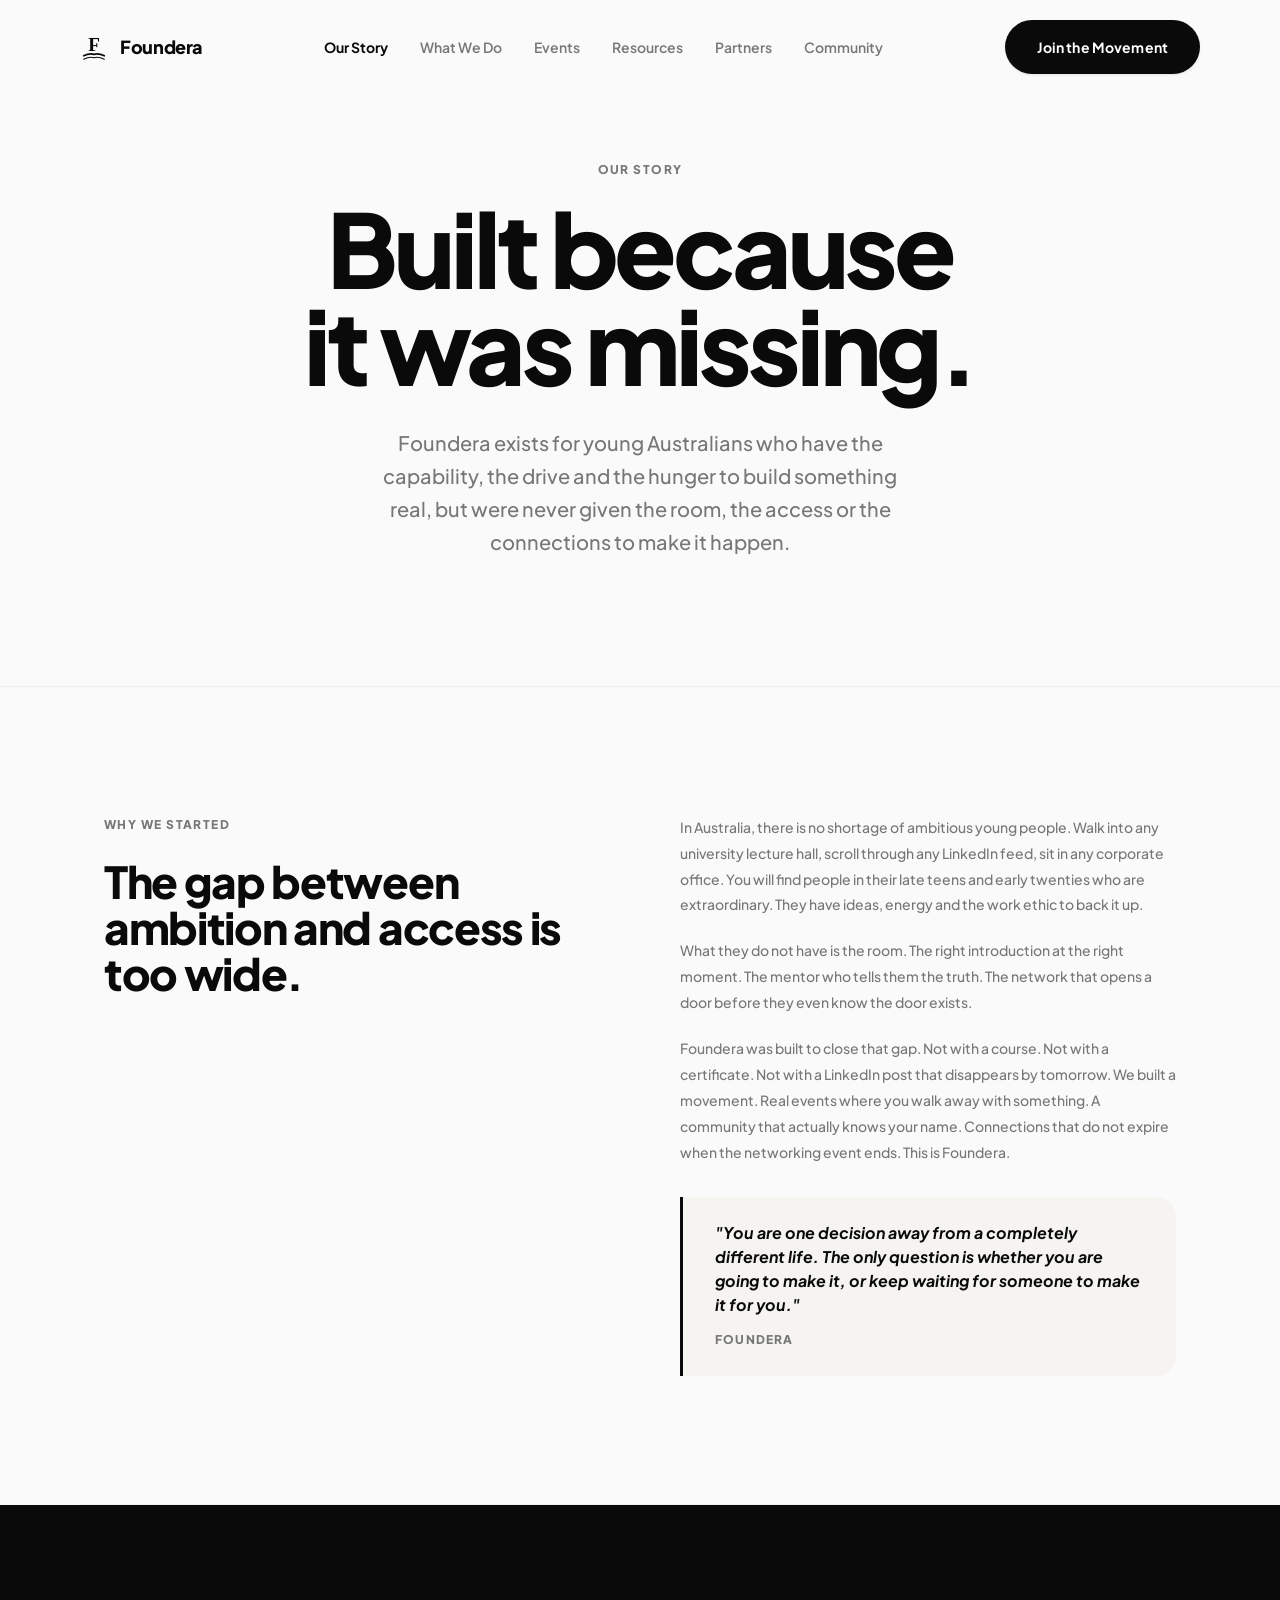
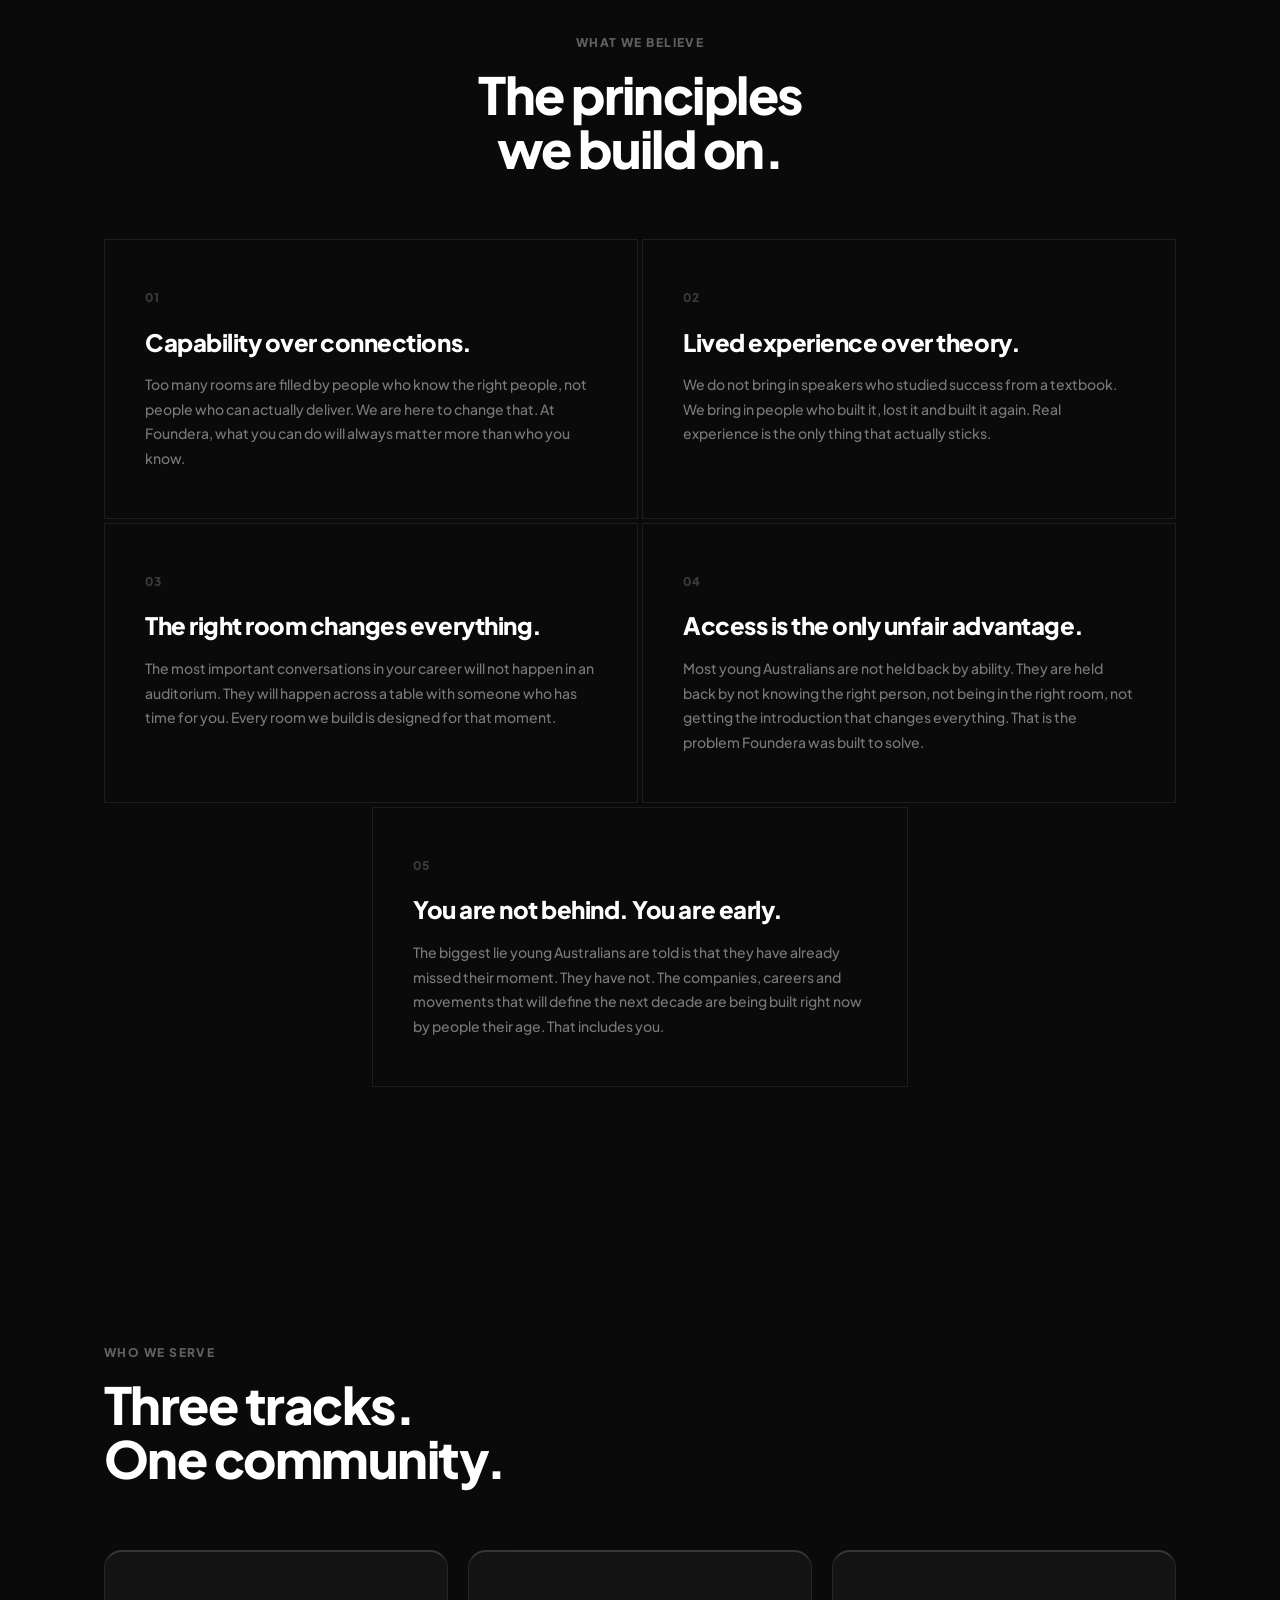
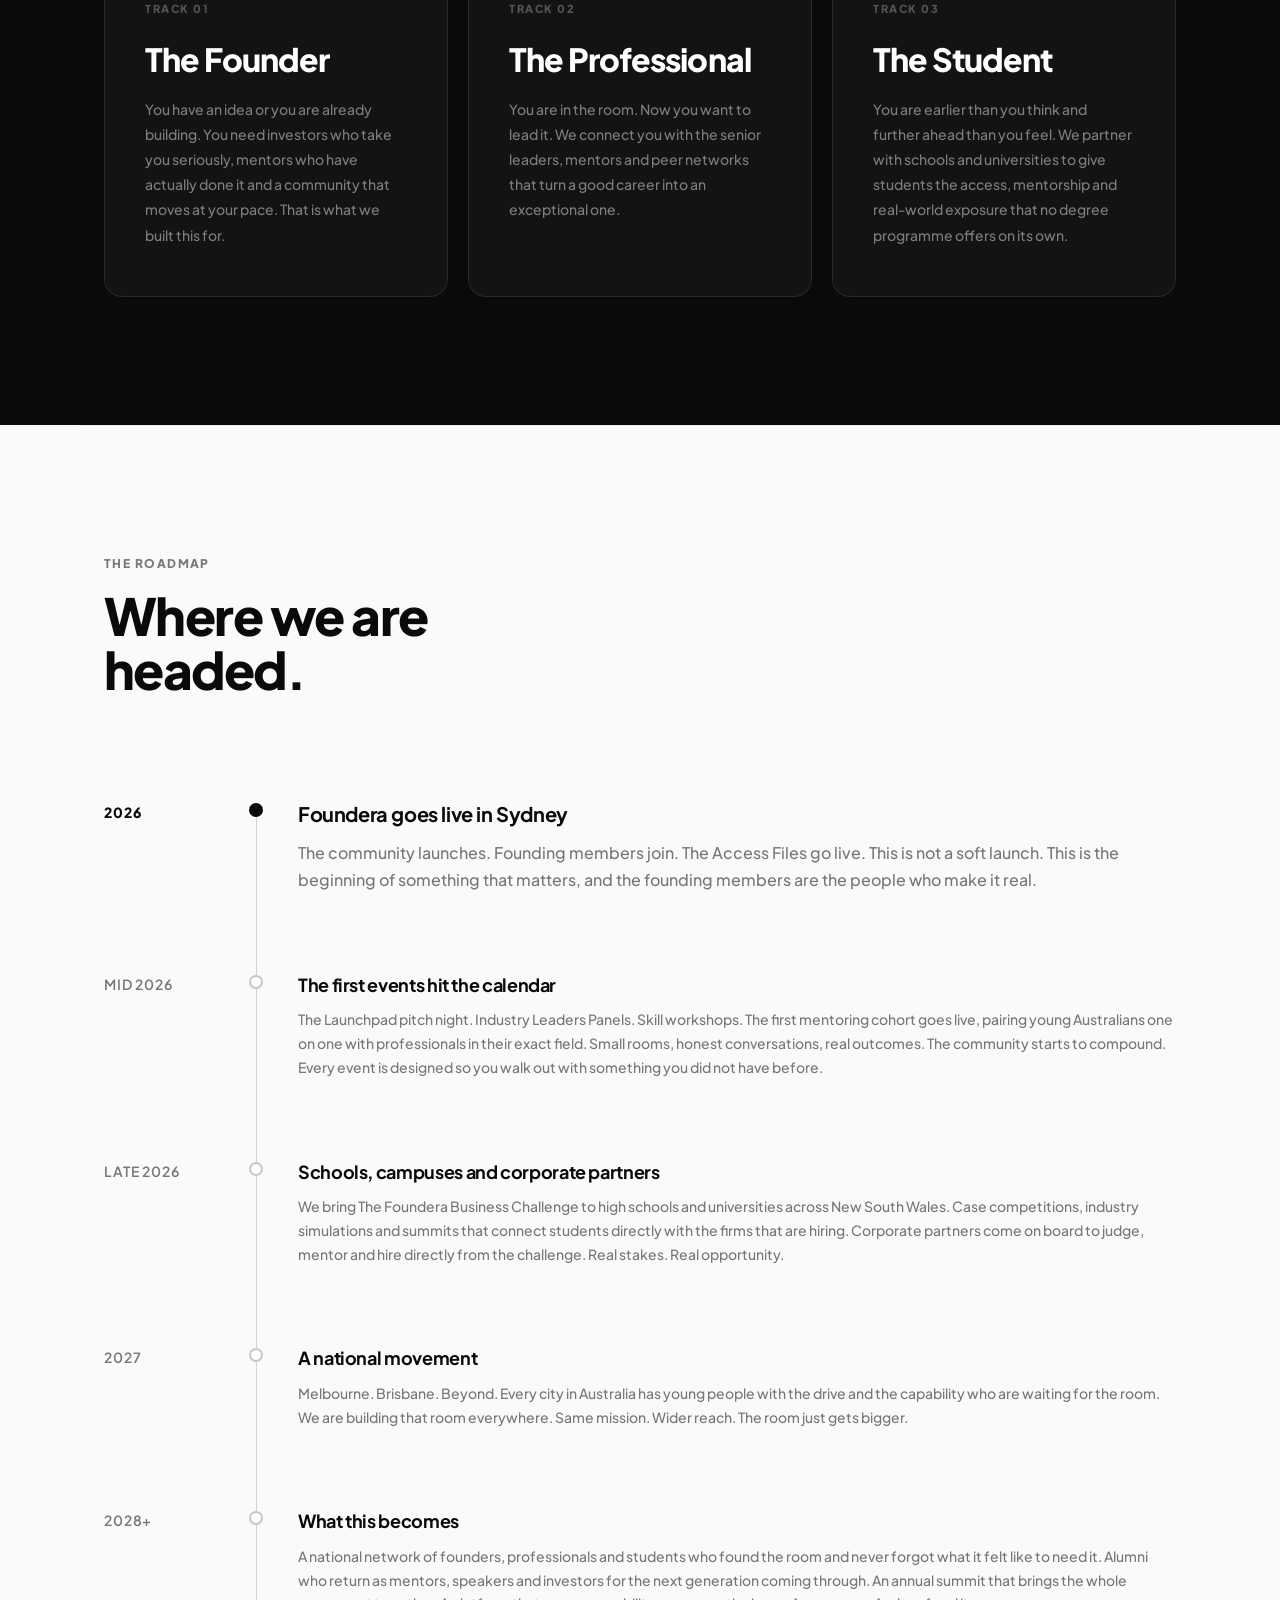
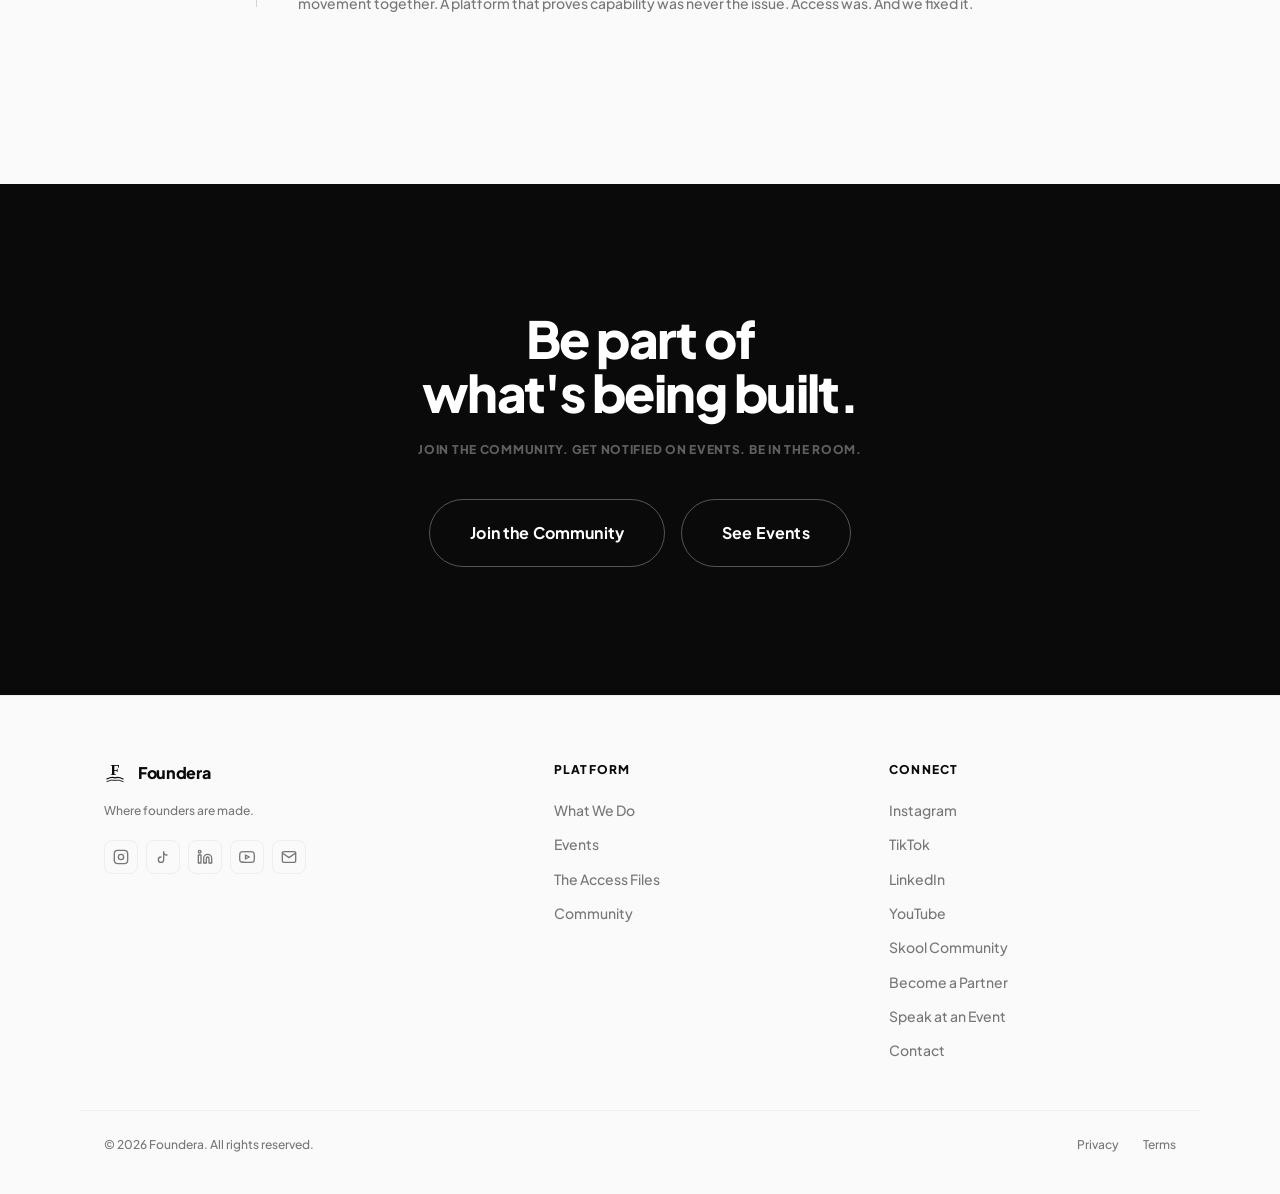
<file: about.html>
<!DOCTYPE html>
<html lang="en">
<head>
  <meta charset="UTF-8" />
  <meta name="viewport" content="width=device-width, initial-scale=1.0" />
  <meta name="description" content="Our Story | Foundera was built because the gap between ambition and access was too wide for young Australians to cross alone." />
  <meta name="theme-color" content="#0A0A0A" />
  <meta property="og:title"       content="Our Story | Foundera" />
  <meta property="og:description" content="Built because the gap between ambition and access was too wide to cross alone." />
  <meta property="og:type"        content="website" />
  <meta property="og:url"         content="https://foundera.com.au/about.html" />
  <meta property="og:image"       content="https://foundera.com.au/og-image.png" />
  <meta property="og:site_name"   content="Foundera" />
  <meta name="twitter:card"        content="summary_large_image" />
  <meta name="twitter:title"       content="Our Story | Foundera" />
  <meta name="twitter:description" content="Built because the gap between ambition and access was too wide to cross alone." />
  <meta name="twitter:image"       content="https://foundera.com.au/og-image.png" />
  <title>Our Story | Foundera</title>
  <link rel="icon" type="image/svg+xml" href="data:image/svg+xml,%3Csvg xmlns='http://www.w3.org/2000/svg' viewBox='0 0 32 38' fill='none'%3E%3Ctext x='16' y='25' text-anchor='middle' font-family='Georgia%2Cserif' font-size='26' font-weight='700' fill='%230A0A0A'%3EF%3C%2Ftext%3E%3Cpath d='M2 31 Q10 27 16 29 Q22 27 30 31' stroke='%230A0A0A' stroke-width='2.2' stroke-linecap='round' fill='none'/%3E%3Cpath d='M2 35.5 Q10 31.5 16 33.5 Q22 31.5 30 35.5' stroke='%230A0A0A' stroke-width='1.5' stroke-linecap='round' fill='none'/%3E%3C%2Fsvg%3E" />
  <link rel="preconnect" href="https://fonts.googleapis.com" />
  <link rel="preconnect" href="https://fonts.gstatic.com" crossorigin />
  <link rel="stylesheet" href="style.css" />
  <style>
    /* ── About page specific ── */
    .about-hero {
      padding: 160px 0 var(--sp-32);
      text-align: center;
      border-bottom: 1px solid var(--color-border);
    }
    .about-hero-h1 {
      font-size: clamp(3rem, 8vw, 6.5rem);
      font-weight: var(--fw-black);
      letter-spacing: var(--ls-tightest);
      line-height: .95;
      margin-bottom: var(--sp-8);
    }
    .about-hero-sub {
      font-size: clamp(var(--text-base), 1.8vw, var(--text-xl));
      font-weight: var(--fw-medium);
      color: var(--color-grey);
      max-width: 540px;
      margin: 0 auto;
      line-height: 1.65;
    }

    /* ── Origin section ── */
    .origin-grid {
      display: grid;
      grid-template-columns: 1fr 1fr;
      gap: var(--sp-20);
      align-items: start;
    }
    .origin-label {
      font-size: var(--text-xs);
      font-weight: var(--fw-black);
      letter-spacing: .12em;
      text-transform: uppercase;
      color: var(--color-grey);
      margin-bottom: var(--sp-6);
    }
    .origin-headline {
      font-size: clamp(1.875rem, 3.5vw, 2.75rem);
      font-weight: var(--fw-black);
      letter-spacing: var(--ls-tighter);
      line-height: 1.05;
      margin-bottom: var(--sp-6);
    }
    .origin-body p {
      font-size: var(--text-sm);
      color: var(--color-grey);
      line-height: 1.85;
      margin-bottom: var(--sp-5);
      font-weight: var(--fw-medium);
    }
    .origin-body p:last-child { margin-bottom: 0; }

    /* ── Belief statements ── */
    .beliefs-section { background: var(--color-black); padding: var(--sp-32) 0; }
    .beliefs-header {
      text-align: center;
      margin-bottom: var(--sp-16);
    }
    .beliefs-grid {
      display: grid;
      grid-template-columns: repeat(2, 1fr);
      gap: var(--sp-1);
    }
    .belief-card--full { grid-column: 1 / -1; width: 50%; margin: 0 auto; }
    .belief-card {
      padding: var(--sp-12) var(--sp-10);
      border: 1px solid rgba(255,255,255,.08);
    }
    .belief-number {
      font-size: var(--text-xs);
      font-weight: var(--fw-black);
      letter-spacing: .12em;
      color: rgba(255,255,255,.2);
      margin-bottom: var(--sp-5);
    }
    .belief-title {
      font-size: clamp(var(--text-xl), 2vw, var(--text-2xl));
      font-weight: var(--fw-black);
      letter-spacing: var(--ls-tight);
      color: var(--color-white);
      line-height: 1.2;
      margin-bottom: var(--sp-4);
    }
    .belief-body {
      font-size: var(--text-sm);
      color: rgba(255,255,255,.45);
      line-height: 1.75;
      font-weight: var(--fw-medium);
    }

    /* ── Pillars ── */
    .pillars-section { background: #0a0a0a; }
    .pillars-grid {
      display: grid;
      grid-template-columns: repeat(3, 1fr);
      gap: var(--sp-5);
      margin-top: var(--sp-16);
    }
    .pillar-card {
      background: rgba(255,255,255,.04);
      border: 1px solid rgba(255,255,255,.09);
      border-top: 2px solid rgba(255,255,255,.15);
      border-radius: 18px;
      padding: var(--sp-12) var(--sp-10);
      display: flex;
      flex-direction: column;
      transition: background .25s ease, border-top-color .25s ease, transform .25s ease, box-shadow .25s ease;
    }
    .pillar-card:hover {
      background: rgba(255,255,255,.07);
      border-top-color: rgba(255,255,255,.45);
      transform: translateY(-5px);
      box-shadow: 0 24px 52px rgba(0,0,0,.55);
    }
    .pillar-tag {
      font-size: 11px;
      font-weight: var(--fw-black);
      letter-spacing: .14em;
      text-transform: uppercase;
      color: rgba(255,255,255,.28);
      margin-bottom: var(--sp-6);
    }
    .pillar-title {
      font-size: clamp(1.6rem, 2.5vw, 2.1rem);
      font-weight: var(--fw-black);
      letter-spacing: var(--ls-tighter);
      color: var(--color-white);
      line-height: 1.1;
      margin-bottom: var(--sp-5);
    }
    .pillar-body {
      font-size: var(--text-sm);
      color: rgba(255,255,255,.45);
      line-height: 1.8;
      font-weight: var(--fw-medium);
    }
    @media (max-width: 900px) {
      .pillars-grid { grid-template-columns: 1fr; max-width: 560px; }
    }

    /* ── Timeline / What's ahead ── */
    .timeline { margin-top: var(--sp-16); }
    .timeline-row {
      display: grid;
      grid-template-columns: 110px 28px 1fr;
      gap: 0 var(--sp-7);
      padding: var(--sp-10) 0;
      align-items: start;
    }
    .timeline-period {
      font-size: var(--text-sm);
      font-weight: var(--fw-black);
      letter-spacing: .06em;
      text-transform: uppercase;
      color: var(--color-black);
      padding-top: 2px;
      line-height: 1.3;
    }
    .timeline-period.upcoming {
      color: var(--color-grey);
      font-weight: var(--fw-semibold);
    }
    /* single vertical line through all dots */
    .timeline {
      position: relative;
    }
    .timeline::before {
      content: '';
      position: absolute;
      /* centre of the dot column: 110px (year col) + 1.75rem (gap) + 14px (half of 28px dot col) */
      left: calc(110px + 1.75rem + 14px);
      top: calc(2.5rem + 9px);
      bottom: calc(2.5rem + 9px);
      width: 1px;
      background: #D4D4D4;
      z-index: 0;
    }
    .timeline-dot-col {
      display: flex;
      justify-content: center;
      padding-top: 2px;
      position: relative;
      z-index: 1;
    }
    .timeline-dot {
      width: 14px;
      height: 14px;
      border-radius: 50%;
      background: var(--color-black);
      flex-shrink: 0;
    }
    .timeline-dot.upcoming {
      background: var(--color-white);
      border: 2px solid rgba(0,0,0,.22);
    }
    .timeline-spine { display: none; }
    .timeline-content h3 {
      font-size: var(--text-lg);
      font-weight: var(--fw-bold);
      letter-spacing: var(--ls-tight);
      margin-bottom: var(--sp-3);
      line-height: 1.3;
    }
    .timeline-content p {
      font-size: var(--text-sm);
      color: var(--color-grey);
      line-height: 1.7;
    }
    .timeline-row--active .timeline-content h3 {
      font-size: var(--text-xl);
    }
    .timeline-row--active .timeline-content p {
      font-size: var(--text-base);
    }
    @media (max-width: 640px) {
      .timeline-row { grid-template-columns: 70px 22px 1fr; gap: 0 var(--sp-3); }
    }

    @media (max-width: 960px) {
      .origin-grid  { grid-template-columns: 1fr; gap: var(--sp-10); }
      .beliefs-grid { grid-template-columns: 1fr; }
      .pillars-grid { grid-template-columns: 1fr; }
    }
    @media (max-width: 768px) {
      .about-hero { padding: 130px 0 var(--sp-20); }
      .about-hero-h1 { font-size: clamp(2.5rem, 11vw, 3.5rem); }
      .timeline-row { grid-template-columns: 70px 22px 1fr; gap: 0 var(--sp-3); }
    }
    @media (max-width: 640px) {
      .origin-grid { grid-template-columns: 1fr; gap: var(--sp-8); }
      .beliefs-grid { grid-template-columns: 1fr; }
      .belief-card--full { width: 100%; }
      .pillars-grid { grid-template-columns: 1fr; }
      .timeline-row { grid-template-columns: 60px 20px 1fr; }
    }
  </style>
</head>
<body>

  <!-- NAV -->
  <nav class="nav" id="nav">
    <div class="nav-inner">
      <a href="index.html" class="nav-logo">
        <svg width="28" height="28" viewBox="0 0 32 38" fill="none" xmlns="http://www.w3.org/2000/svg">
          <text x="16" y="25" text-anchor="middle" font-family="Georgia,'Times New Roman',serif" font-size="26" font-weight="700" fill="currentColor">F</text>
          <path d="M2 31 Q10 27 16 29 Q22 27 30 31" stroke="currentColor" stroke-width="2.2" stroke-linecap="round" fill="none"/>
          <path d="M2 35.5 Q10 31.5 16 33.5 Q22 31.5 30 35.5" stroke="currentColor" stroke-width="1.5" stroke-linecap="round" fill="none"/>
        </svg>
        <span class="nav-logo-word">Foundera</span>
      </a>
      <ul class="nav-links">
        <li><a href="about.html"      class="nav-link is-active">Our Story</a></li>
        <li><a href="what-we-do.html" class="nav-link">What We Do</a></li>
        <li><a href="events.html"     class="nav-link">Events</a></li>
        <li><a href="resources.html" class="nav-link">Resources</a></li>
        <li><a href="partners.html"   class="nav-link">Partners</a></li>
        <li><a href="community.html"  class="nav-link">Community</a></li>
      </ul>
      <a href="community.html" class="btn btn-primary">Join the Movement</a>
      <button class="nav-burger" id="navBurger" aria-label="Open menu" aria-expanded="false">
        <span></span><span></span><span></span>
      </button>
    </div>
  </nav>

  <div class="nav-mobile" id="navMobile">
    <a href="about.html" class="nav-mobile-link is-active">Our Story</a>
    <a href="what-we-do.html" class="nav-mobile-link">What We Do</a>
    <a href="events.html" class="nav-mobile-link">Events</a>
    <a href="resources.html" class="nav-mobile-link">Resources</a>
    <a href="partners.html" class="nav-mobile-link">Partners</a>
    <a href="community.html" class="nav-mobile-link">Community</a>
    <a href="community.html#join" class="btn btn-primary btn-lg nav-mobile-cta">Join the Movement</a>
  </div>

  <main>

    <!-- HERO -->
    <section class="about-hero">
      <div class="container">
        <p class="label reveal" style="margin-bottom:var(--sp-5)">Our Story</p>
        <h1 class="about-hero-h1 reveal d1">Built because<br>it was missing.</h1>
        <p class="about-hero-sub reveal d2">Foundera exists for young Australians who have the capability, the drive and the hunger to build something real, but were never given the room, the access or the connections to make it happen.</p>
      </div>
    </section>

    <!-- WHY WE STARTED -->
    <section class="section">
      <div class="container">
        <div class="origin-grid">
          <div class="reveal">
            <p class="origin-label">Why we started</p>
            <h2 class="origin-headline">The gap between ambition and access is too wide.</h2>
          </div>
          <div class="origin-body reveal d1">
            <p>In Australia, there is no shortage of ambitious young people. Walk into any university lecture hall, scroll through any LinkedIn feed, sit in any corporate office. You will find people in their late teens and early twenties who are extraordinary. They have ideas, energy and the work ethic to back it up.</p>
            <p>What they do not have is the room. The right introduction at the right moment. The mentor who tells them the truth. The network that opens a door before they even know the door exists.</p>
            <p>Foundera was built to close that gap. Not with a course. Not with a certificate. Not with a LinkedIn post that disappears by tomorrow. We built a movement. Real events where you walk away with something. A community that actually knows your name. Connections that do not expire when the networking event ends. This is Foundera.</p>
            <blockquote style="margin:var(--sp-8) 0 0; padding:var(--sp-6) var(--sp-8); border-left:3px solid var(--color-black); background:var(--color-off-white); border-radius:0 var(--r-card) var(--r-card) 0;">
              <p style="font-size:var(--text-base); font-weight:var(--fw-bold); color:var(--color-black); line-height:1.5; margin:0; font-style:italic;">"You are one decision away from a completely different life. The only question is whether you are going to make it, or keep waiting for someone to make it for you."</p>
              <p style="margin:var(--sp-3) 0 0; font-size:var(--text-xs); font-weight:var(--fw-black); letter-spacing:.1em; text-transform:uppercase; color:var(--color-grey);">Foundera</p>
            </blockquote>
          </div>
        </div>
      </div>
    </section>

    <div class="divider container"></div>

    <!-- WHAT WE BELIEVE -->
    <section class="beliefs-section">
      <div class="container">
        <div class="beliefs-header reveal">
          <p class="label label-light" style="margin-bottom:var(--sp-4)">What We Believe</p>
          <h2 class="headline headline-white">The principles<br>we build on.</h2>
        </div>
        <div class="beliefs-grid reveal d1">
          <div class="belief-card">
            <p class="belief-number">01</p>
            <h3 class="belief-title">Capability over connections.</h3>
            <p class="belief-body">Too many rooms are filled by people who know the right people, not people who can actually deliver. We are here to change that. At Foundera, what you can do will always matter more than who you know.</p>
          </div>
          <div class="belief-card">
            <p class="belief-number">02</p>
            <h3 class="belief-title">Lived experience over theory.</h3>
            <p class="belief-body">We do not bring in speakers who studied success from a textbook. We bring in people who built it, lost it and built it again. Real experience is the only thing that actually sticks.</p>
          </div>
          <div class="belief-card">
            <p class="belief-number">03</p>
            <h3 class="belief-title">The right room changes everything.</h3>
            <p class="belief-body">The most important conversations in your career will not happen in an auditorium. They will happen across a table with someone who has time for you. Every room we build is designed for that moment.</p>
          </div>
          <div class="belief-card">
            <p class="belief-number">04</p>
            <h3 class="belief-title">Access is the only unfair advantage.</h3>
            <p class="belief-body">Most young Australians are not held back by ability. They are held back by not knowing the right person, not being in the right room, not getting the introduction that changes everything. That is the problem Foundera was built to solve.</p>
          </div>
          <div class="belief-card belief-card--full">
            <p class="belief-number">05</p>
            <h3 class="belief-title">You are not behind. You are early.</h3>
            <p class="belief-body">The biggest lie young Australians are told is that they have already missed their moment. They have not. The companies, careers and movements that will define the next decade are being built right now by people their age. That includes you.</p>
          </div>
        </div>
      </div>
    </section>

    <!-- THE THREE PILLARS -->
    <section class="section pillars-section">
      <div class="container">
        <div class="reveal" style="margin-bottom:var(--sp-4)">
          <p class="label label-light" style="margin-bottom:var(--sp-4)">Who We Serve</p>
          <h2 class="headline headline-white">Three tracks.<br>One community.</h2>
        </div>
        <div class="pillars-grid">
          <div class="pillar-card reveal">
            <p class="pillar-tag">Track 01</p>
            <h3 class="pillar-title">The Founder</h3>
            <p class="pillar-body">You have an idea or you are already building. You need investors who take you seriously, mentors who have actually done it and a community that moves at your pace. That is what we built this for.</p>
          </div>
          <div class="pillar-card reveal d1">
            <p class="pillar-tag">Track 02</p>
            <h3 class="pillar-title">The Professional</h3>
            <p class="pillar-body">You are in the room. Now you want to lead it. We connect you with the senior leaders, mentors and peer networks that turn a good career into an exceptional one.</p>
          </div>
          <div class="pillar-card reveal d2">
            <p class="pillar-tag">Track 03</p>
            <h3 class="pillar-title">The Student</h3>
            <p class="pillar-body">You are earlier than you think and further ahead than you feel. We partner with schools and universities to give students the access, mentorship and real-world exposure that no degree programme offers on its own.</p>
          </div>
        </div>
      </div>
    </section>

    <div class="divider container"></div>

    <!-- WHAT'S AHEAD -->
    <section class="section">
      <div class="container">
        <div class="reveal" style="margin-bottom:var(--sp-4)">
          <p class="label" style="margin-bottom:var(--sp-4)">The Roadmap</p>
          <h2 class="headline">Where we are<br>headed.</h2>
        </div>
        <div class="timeline reveal d1">
          <div class="timeline-row timeline-row--active">
            <span class="timeline-period">2026</span>
            <div class="timeline-dot-col">
              <span class="timeline-dot"></span>
              <span class="timeline-spine"></span>
            </div>
            <div class="timeline-content">
              <h3>Foundera goes live in Sydney</h3>
              <p>The community launches. Founding members join. The Access Files go live. This is not a soft launch. This is the beginning of something that matters, and the founding members are the people who make it real.</p>
            </div>
          </div>
          <div class="timeline-row">
            <span class="timeline-period upcoming">Mid 2026</span>
            <div class="timeline-dot-col">
              <span class="timeline-dot upcoming"></span>
              <span class="timeline-spine"></span>
            </div>
            <div class="timeline-content">
              <h3>The first events hit the calendar</h3>
              <p>The Launchpad pitch night. Industry Leaders Panels. Skill workshops. The first mentoring cohort goes live, pairing young Australians one on one with professionals in their exact field. Small rooms, honest conversations, real outcomes. The community starts to compound. Every event is designed so you walk out with something you did not have before.</p>
            </div>
          </div>
          <div class="timeline-row">
            <span class="timeline-period upcoming">Late 2026</span>
            <div class="timeline-dot-col">
              <span class="timeline-dot upcoming"></span>
              <span class="timeline-spine"></span>
            </div>
            <div class="timeline-content">
              <h3>Schools, campuses and corporate partners</h3>
              <p>We bring The Foundera Business Challenge to high schools and universities across New South Wales. Case competitions, industry simulations and summits that connect students directly with the firms that are hiring. Corporate partners come on board to judge, mentor and hire directly from the challenge. Real stakes. Real opportunity.</p>
            </div>
          </div>
          <div class="timeline-row">
            <span class="timeline-period upcoming">2027</span>
            <div class="timeline-dot-col">
              <span class="timeline-dot upcoming"></span>
              <span class="timeline-spine"></span>
            </div>
            <div class="timeline-content">
              <h3>A national movement</h3>
              <p>Melbourne. Brisbane. Beyond. Every city in Australia has young people with the drive and the capability who are waiting for the room. We are building that room everywhere. Same mission. Wider reach. The room just gets bigger.</p>
            </div>
          </div>
          <div class="timeline-row">
            <span class="timeline-period upcoming">2028+</span>
            <div class="timeline-dot-col">
              <span class="timeline-dot upcoming"></span>
            </div>
            <div class="timeline-content">
              <h3>What this becomes</h3>
              <p>A national network of founders, professionals and students who found the room and never forgot what it felt like to need it. Alumni who return as mentors, speakers and investors for the next generation coming through. An annual summit that brings the whole movement together. A platform that proves capability was never the issue. Access was. And we fixed it.</p>
            </div>
          </div>
        </div>
      </div>
    </section>

    <!-- CTA -->
    <section class="email-section">
      <div class="container">
        <div class="reveal">
          <h2 class="headline headline-white" style="margin-bottom:var(--sp-5)">Be part of<br>what's being built.</h2>
          <p class="label label-light" style="letter-spacing:.06em">Join the community. Get notified on events. Be in the room.</p>
        </div>
        <div class="reveal d1" style="margin-top:var(--sp-10); display:flex; gap:var(--sp-4); justify-content:center; flex-wrap:wrap;">
          <a href="community.html" class="btn btn-outline-white btn-lg">Join the Community</a>
          <a href="events.html"    class="btn btn-outline-white btn-lg">See Events</a>
        </div>
      </div>
    </section>

    <!-- FOOTER -->
    <footer class="footer">
      <div class="footer-grid">
        <div>
          <a href="index.html" class="nav-logo" style="margin-bottom:var(--sp-4)">
            <svg width="22" height="22" viewBox="0 0 32 38" fill="none" xmlns="http://www.w3.org/2000/svg">
              <text x="16" y="25" text-anchor="middle" font-family="Georgia,'Times New Roman',serif" font-size="26" font-weight="700" fill="currentColor">F</text>
              <path d="M2 31 Q10 27 16 29 Q22 27 30 31" stroke="currentColor" stroke-width="2.2" stroke-linecap="round" fill="none"/>
              <path d="M2 35.5 Q10 31.5 16 33.5 Q22 31.5 30 35.5" stroke="currentColor" stroke-width="1.5" stroke-linecap="round" fill="none"/>
            </svg>
            <span class="nav-logo-word" style="font-size:var(--text-base)">Foundera</span>
          </a>
          <p class="footer-brand-tagline">Where founders are made.</p>
          <div class="footer-social">
            <a href="https://www.instagram.com/foundera.au" target="_blank" rel="noopener noreferrer" class="footer-social-icon" aria-label="Instagram"><svg width="16" height="16" viewBox="0 0 24 24" fill="none" stroke="currentColor" stroke-width="2" stroke-linecap="round" stroke-linejoin="round"><rect x="2" y="2" width="20" height="20" rx="5"/><circle cx="12" cy="12" r="4"/><circle cx="17.5" cy="6.5" r="0.5" fill="currentColor" stroke="none"/></svg></a>
            <a href="https://www.tiktok.com/@foundera.au" target="_blank" rel="noopener noreferrer" class="footer-social-icon" aria-label="TikTok"><svg width="16" height="16" viewBox="0 0 24 24" fill="none" stroke="currentColor" stroke-width="2" stroke-linecap="round" stroke-linejoin="round"><path d="M9 12a4 4 0 1 0 4 4V4a5 5 0 0 0 5 5"/></svg></a>
            <a href="https://www.linkedin.com/company/founderaau" target="_blank" rel="noopener noreferrer" class="footer-social-icon" aria-label="LinkedIn"><svg width="16" height="16" viewBox="0 0 24 24" fill="none" stroke="currentColor" stroke-width="2" stroke-linecap="round" stroke-linejoin="round"><path d="M16 8a6 6 0 0 1 6 6v7h-4v-7a2 2 0 0 0-2-2 2 2 0 0 0-2 2v7h-4v-7a6 6 0 0 1 6-6z"/><rect x="2" y="9" width="4" height="12"/><circle cx="4" cy="4" r="2"/></svg></a>
            <a href="https://www.youtube.com/@Founderaa" target="_blank" rel="noopener noreferrer" class="footer-social-icon" aria-label="YouTube"><svg width="16" height="16" viewBox="0 0 24 24" fill="none" stroke="currentColor" stroke-width="2" stroke-linecap="round" stroke-linejoin="round"><path d="M22.54 6.42a2.78 2.78 0 0 0-1.95-1.96C18.88 4 12 4 12 4s-6.88 0-8.59.46a2.78 2.78 0 0 0-1.95 1.96A29 29 0 0 0 1 12a29 29 0 0 0 .46 5.58A2.78 2.78 0 0 0 3.41 19.5C5.12 20 12 20 12 20s6.88 0 8.59-.46a2.78 2.78 0 0 0 1.95-1.96A29 29 0 0 0 23 12a29 29 0 0 0-.46-5.58z"/><polygon points="9.75 15.02 15.5 12 9.75 8.98 9.75 15.02"/></svg></a>
            <a href="mailto:team@founderaa.com.au" class="footer-social-icon" aria-label="Email"><svg width="16" height="16" viewBox="0 0 24 24" fill="none" stroke="currentColor" stroke-width="2" stroke-linecap="round" stroke-linejoin="round"><path d="M4 4h16c1.1 0 2 .9 2 2v12c0 1.1-.9 2-2 2H4c-1.1 0-2-.9-2-2V6c0-1.1.9-2 2-2z"/><polyline points="22,6 12,13 2,6"/></svg></a>
          </div>
        </div>
        <div>
          <p class="footer-col-title">Platform</p>
          <nav class="footer-col-links">
            <a href="what-we-do.html" class="footer-link">What We Do</a>
            <a href="events.html"     class="footer-link">Events</a>
            <a href="resources.html" class="footer-link">The Access Files</a>
            <a href="community.html"  class="footer-link">Community</a>
          </nav>
        </div>
        <div>
          <p class="footer-col-title">Connect</p>
          <nav class="footer-col-links">
            <a href="https://www.instagram.com/foundera.au" target="_blank" rel="noopener noreferrer" class="footer-link">Instagram</a>
            <a href="https://www.tiktok.com/@foundera.au" target="_blank" rel="noopener noreferrer" class="footer-link">TikTok</a>
            <a href="https://www.linkedin.com/company/founderaau" target="_blank" rel="noopener noreferrer" class="footer-link">LinkedIn</a>
            <a href="https://www.youtube.com/@Founderaa" target="_blank" rel="noopener noreferrer" class="footer-link">YouTube</a>
            <a href="https://www.skool.com" target="_blank" rel="noopener noreferrer" class="footer-link">Skool Community</a>
            <a href="partners.html"                                           class="footer-link">Become a Partner</a>
            <a href="partners.html#speak"                                     class="footer-link">Speak at an Event</a>
            <a href="mailto:team@founderaa.com.au"                            class="footer-link">Contact</a>
          </nav>
        </div>
      </div>
      <div class="footer-bottom">
        <p class="footer-copy">© 2026 Foundera. All rights reserved.</p>
        <div class="footer-legal"><a href="privacy.html">Privacy</a><a href="terms.html">Terms</a></div>
      </div>
    </footer>

  </main>

  <script>
    /* Nav hide/show */
    (function(){var nav=document.getElementById('nav'),last=0,tick=false;window.addEventListener('scroll',function(){if(!tick){requestAnimationFrame(function(){var y=window.scrollY;nav.classList.toggle('scrolled',y>10);nav.classList.toggle('hidden',y>last&&y>80);last=y;tick=false;});tick=true;}},{passive:true});})();

    /* Scroll reveal */
    (function(){var io=new IntersectionObserver(function(e){e.forEach(function(x){if(x.isIntersecting){x.target.classList.add('in');io.unobserve(x.target);}});},{threshold:0.08,rootMargin:'0px 0px -32px 0px'});document.querySelectorAll('.reveal').forEach(function(el){io.observe(el);});})();

    /* Mobile nav toggle */
    (function(){
      var burger = document.getElementById('navBurger');
      var mobile = document.getElementById('navMobile');
      if (!burger || !mobile) return;
      burger.addEventListener('click', function(){
        var open = mobile.classList.toggle('open');
        burger.classList.toggle('open', open);
        burger.setAttribute('aria-expanded', open);
        document.body.style.overflow = open ? 'hidden' : '';
      });
      mobile.querySelectorAll('a').forEach(function(a){
        a.addEventListener('click', function(){
          mobile.classList.remove('open');
          burger.classList.remove('open');
          burger.setAttribute('aria-expanded', 'false');
          document.body.style.overflow = '';
        });
      });
    })();
  </script>
</body>
</html>
</file>
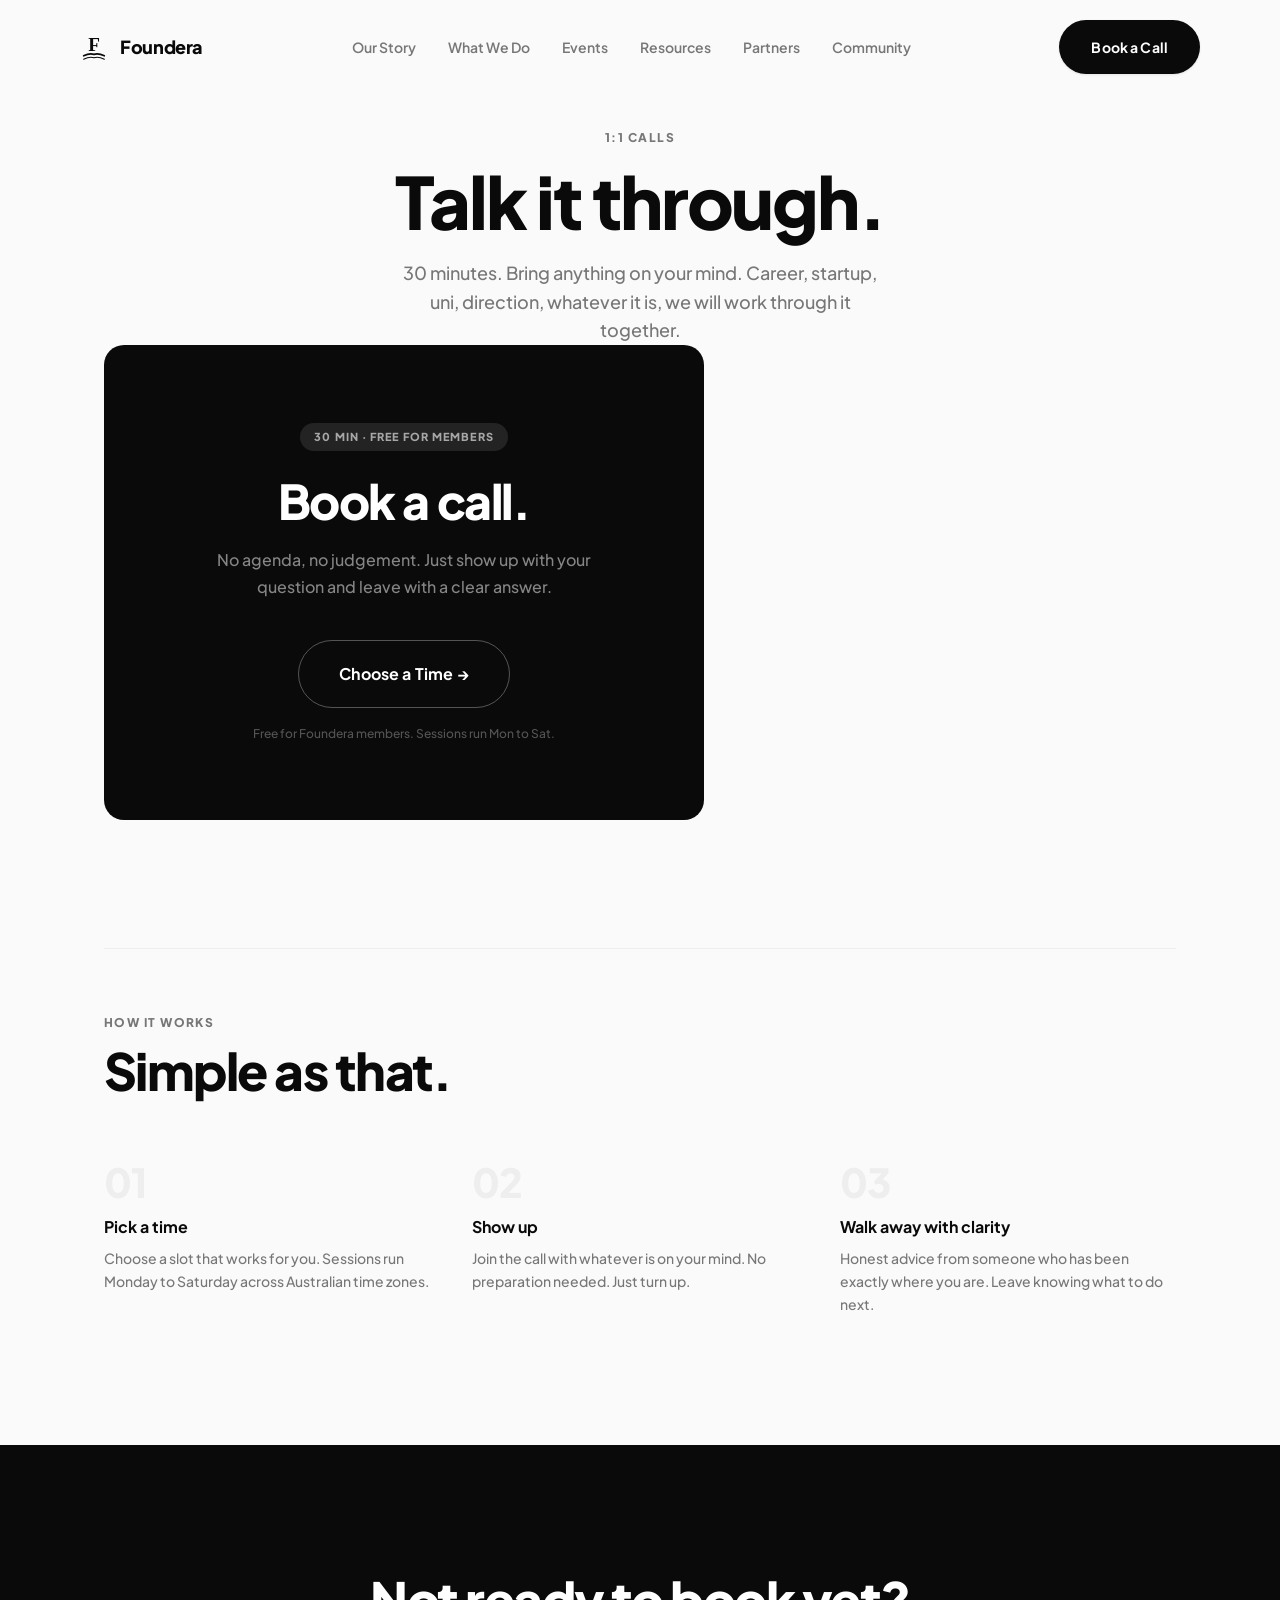
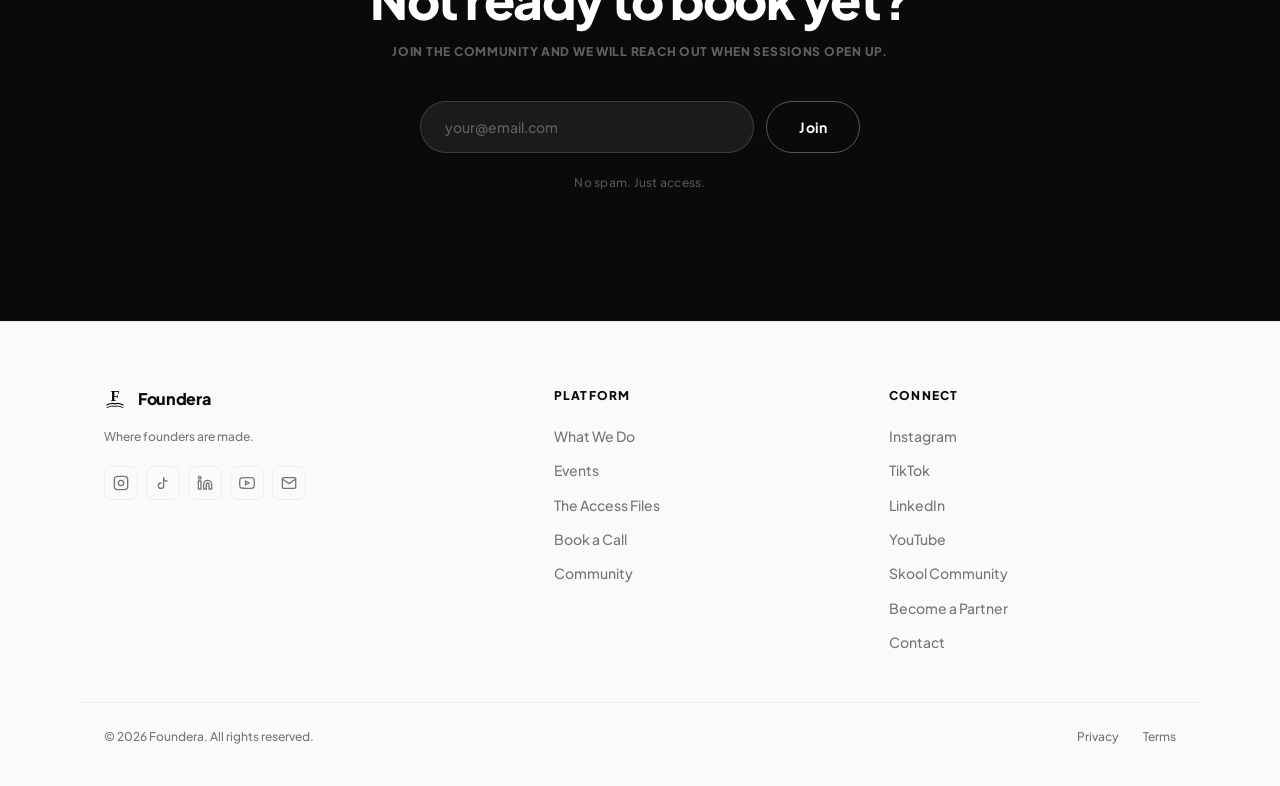
<file: book.html>
<!DOCTYPE html>
<html lang="en">
<head>
  <meta charset="UTF-8" />
  <meta name="viewport" content="width=device-width, initial-scale=1.0" />
  <meta name="description" content="Book a 1:1 call with Foundera. 30 minutes. Any question. Real advice." />
  <meta name="theme-color" content="#0A0A0A" />
  <meta property="og:title"       content="Book a Call | Foundera" />
  <meta property="og:description" content="30 minutes. Any question. Real advice from someone who has been there." />
  <meta property="og:type"        content="website" />
  <meta property="og:url"         content="https://foundera.com.au/book.html" />
  <meta property="og:image"       content="https://foundera.com.au/og-image.png" />
  <meta property="og:site_name"   content="Foundera" />
  <title>Book a Call | Foundera</title>
  <link rel="icon" type="image/svg+xml" href="data:image/svg+xml,%3Csvg xmlns='http://www.w3.org/2000/svg' viewBox='0 0 32 38' fill='none'%3E%3Ctext x='16' y='25' text-anchor='middle' font-family='Georgia%2Cserif' font-size='26' font-weight='700' fill='%230A0A0A'%3EF%3C%2Ftext%3E%3Cpath d='M2 31 Q10 27 16 29 Q22 27 30 31' stroke='%230A0A0A' stroke-width='2.2' stroke-linecap='round' fill='none'/%3E%3Cpath d='M2 35.5 Q10 31.5 16 33.5 Q22 31.5 30 35.5' stroke='%230A0A0A' stroke-width='1.5' stroke-linecap='round' fill='none'/%3E%3C%2Fsvg%3E" />
  <link rel="preconnect" href="https://fonts.googleapis.com" />
  <link rel="preconnect" href="https://fonts.gstatic.com" crossorigin />
  <link rel="stylesheet" href="style.css" />

  <style>
    .book-card {
      background: var(--color-black);
      border-radius: 20px;
      padding: clamp(var(--sp-10), 6vw, var(--sp-20));
      max-width: 600px;
      margin: var(--sp-14) auto 0;
      text-align: center;
    }
    .book-card-tag {
      display: inline-block;
      background: rgba(255,255,255,.1);
      color: rgba(255,255,255,.6);
      font-size: 11px;
      font-weight: var(--fw-black);
      letter-spacing: .1em;
      text-transform: uppercase;
      padding: 5px 14px;
      border-radius: 100px;
      margin-bottom: var(--sp-6);
    }
    .book-card-title {
      font-size: clamp(2rem, 5vw, 3rem);
      font-weight: var(--fw-black);
      letter-spacing: var(--ls-tighter);
      color: #fff;
      line-height: 1.1;
      margin-bottom: var(--sp-5);
    }
    .book-card-body {
      font-size: var(--text-base);
      color: rgba(255,255,255,.5);
      font-weight: var(--fw-medium);
      line-height: 1.65;
      max-width: 420px;
      margin: 0 auto var(--sp-10);
    }
    .book-steps {
      display: grid;
      grid-template-columns: repeat(3, 1fr);
      gap: var(--sp-8);
      margin-top: var(--sp-16);
      text-align: left;
    }
    @media (max-width: 640px) {
      .book-steps { grid-template-columns: 1fr; gap: var(--sp-6); }
    }
    .book-step-num {
      font-size: 2.5rem;
      font-weight: var(--fw-black);
      letter-spacing: var(--ls-tighter);
      color: var(--color-border);
      line-height: 1;
      margin-bottom: var(--sp-3);
    }
    .book-step-title {
      font-size: var(--text-base);
      font-weight: var(--fw-bold);
      color: var(--color-black);
      margin-bottom: var(--sp-2);
    }
    .book-step-body {
      font-size: var(--text-sm);
      color: var(--color-grey);
      font-weight: var(--fw-medium);
      line-height: 1.65;
    }
  </style>
</head>
<body>

  <!-- NAV -->
  <nav class="nav" id="nav">
    <div class="nav-inner">
      <a href="index.html" class="nav-logo">
        <svg width="28" height="28" viewBox="0 0 32 38" fill="none" xmlns="http://www.w3.org/2000/svg">
          <text x="16" y="25" text-anchor="middle" font-family="Georgia,'Times New Roman',serif" font-size="26" font-weight="700" fill="currentColor">F</text>
          <path d="M2 31 Q10 27 16 29 Q22 27 30 31" stroke="currentColor" stroke-width="2.2" stroke-linecap="round" fill="none"/>
          <path d="M2 35.5 Q10 31.5 16 33.5 Q22 31.5 30 35.5" stroke="currentColor" stroke-width="1.5" stroke-linecap="round" fill="none"/>
        </svg>
        <span class="nav-logo-word">Foundera</span>
      </a>
      <ul class="nav-links">
        <li><a href="about.html"      class="nav-link">Our Story</a></li>
        <li><a href="what-we-do.html" class="nav-link">What We Do</a></li>
        <li><a href="events.html"     class="nav-link">Events</a></li>
        <li><a href="resources.html"  class="nav-link">Resources</a></li>
        <li><a href="partners.html"   class="nav-link">Partners</a></li>
        <li><a href="community.html"  class="nav-link">Community</a></li>
      </ul>
      <a href="book.html" class="btn btn-primary">Book a Call</a>
      <button class="nav-burger" id="navBurger" aria-label="Open menu" aria-expanded="false">
        <span></span><span></span><span></span>
      </button>
    </div>
  </nav>

  <div class="nav-mobile" id="navMobile">
    <a href="about.html"      class="nav-mobile-link">Our Story</a>
    <a href="what-we-do.html" class="nav-mobile-link">What We Do</a>
    <a href="events.html"     class="nav-mobile-link">Events</a>
    <a href="resources.html"  class="nav-mobile-link">Resources</a>
    <a href="partners.html"   class="nav-mobile-link">Partners</a>
    <a href="community.html"  class="nav-mobile-link">Community</a>
    <a href="book.html" class="btn btn-primary btn-lg nav-mobile-cta">Book a Call</a>
  </div>

  <main>

    <!-- HERO + BOOKING CARD -->
    <section class="section">
      <div class="container" style="text-align:center">
        <p class="label reveal" style="margin-bottom:var(--sp-4)">1:1 Calls</p>
        <h1 class="headline reveal d1" style="font-size:clamp(2.5rem,6vw,4.5rem)">Talk it through.</h1>
        <p class="reveal d2" style="font-size:var(--text-lg); color:var(--color-grey); font-weight:var(--fw-medium); max-width:480px; margin:var(--sp-5) auto 0; line-height:1.6;">30 minutes. Bring anything on your mind. Career, startup, uni, direction, whatever it is, we will work through it together.</p>

        <!-- Booking card -->
        <div class="book-card reveal d3">
          <span class="book-card-tag">30 min · Free for members</span>
          <h2 class="book-card-title">Book a call.</h2>
          <p class="book-card-body">No agenda, no judgement. Just show up with your question and leave with a clear answer.</p>
          <!-- Replace href with your Calendly link -->
          <a href="https://calendly.com" target="_blank" rel="noopener noreferrer" class="btn btn-outline-white btn-lg">Choose a Time →</a>
          <p style="margin-top:var(--sp-4); font-size:var(--text-xs); color:rgba(255,255,255,.3); font-weight:var(--fw-medium)">Free for Foundera members. Sessions run Mon to Sat.</p>
        </div>

      </div>
    </section>

    <!-- HOW IT WORKS -->
    <section class="section" style="padding-top:0">
      <div class="container">
        <div class="divider" style="margin-bottom:var(--sp-16)"></div>
        <div class="reveal" style="margin-bottom:var(--sp-4)">
          <p class="label" style="margin-bottom:var(--sp-3)">How It Works</p>
          <h2 class="headline">Simple as that.</h2>
        </div>
        <div class="book-steps">
          <div class="reveal">
            <div class="book-step-num">01</div>
            <h3 class="book-step-title">Pick a time</h3>
            <p class="book-step-body">Choose a slot that works for you. Sessions run Monday to Saturday across Australian time zones.</p>
          </div>
          <div class="reveal d1">
            <div class="book-step-num">02</div>
            <h3 class="book-step-title">Show up</h3>
            <p class="book-step-body">Join the call with whatever is on your mind. No preparation needed. Just turn up.</p>
          </div>
          <div class="reveal d2">
            <div class="book-step-num">03</div>
            <h3 class="book-step-title">Walk away with clarity</h3>
            <p class="book-step-body">Honest advice from someone who has been exactly where you are. Leave knowing what to do next.</p>
          </div>
        </div>
      </div>
    </section>

    <!-- EMAIL CTA -->
    <section class="email-section">
      <div class="container">
        <div class="reveal">
          <h2 class="headline headline-white" style="margin-bottom:var(--sp-4)">Not ready to book yet?</h2>
          <p class="label label-light" style="letter-spacing:.06em">Join the community and we will reach out when sessions open up.</p>
        </div>
        <form class="email-form reveal d1" action="#" method="POST" data-source="book">
          <input class="email-input" type="email" name="email" placeholder="your@email.com" aria-label="Email address" required />
          <button type="submit" class="btn btn-outline-white">Join</button>
        </form>
        <p class="email-note reveal d2">No spam. Just access.</p>
      </div>
    </section>

  </main>

  <!-- FOOTER -->
  <footer class="footer">
    <div class="footer-grid">
      <div>
        <a href="index.html" class="nav-logo" style="margin-bottom:var(--sp-4)">
          <svg width="22" height="22" viewBox="0 0 32 38" fill="none" xmlns="http://www.w3.org/2000/svg">
            <text x="16" y="25" text-anchor="middle" font-family="Georgia,'Times New Roman',serif" font-size="26" font-weight="700" fill="currentColor">F</text>
            <path d="M2 31 Q10 27 16 29 Q22 27 30 31" stroke="currentColor" stroke-width="2.2" stroke-linecap="round" fill="none"/>
            <path d="M2 35.5 Q10 31.5 16 33.5 Q22 31.5 30 35.5" stroke="currentColor" stroke-width="1.5" stroke-linecap="round" fill="none"/>
          </svg>
          <span class="nav-logo-word" style="font-size:var(--text-base)">Foundera</span>
        </a>
        <p class="footer-brand-tagline">Where founders are made.</p>
        <div class="footer-social">
          <a href="https://www.instagram.com/foundera.au" target="_blank" rel="noopener noreferrer" class="footer-social-icon" aria-label="Instagram"><svg width="16" height="16" viewBox="0 0 24 24" fill="none" stroke="currentColor" stroke-width="2" stroke-linecap="round" stroke-linejoin="round"><rect x="2" y="2" width="20" height="20" rx="5"/><circle cx="12" cy="12" r="4"/><circle cx="17.5" cy="6.5" r="0.5" fill="currentColor" stroke="none"/></svg></a>
          <a href="https://www.tiktok.com/@foundera.au" target="_blank" rel="noopener noreferrer" class="footer-social-icon" aria-label="TikTok"><svg width="16" height="16" viewBox="0 0 24 24" fill="none" stroke="currentColor" stroke-width="2" stroke-linecap="round" stroke-linejoin="round"><path d="M9 12a4 4 0 1 0 4 4V4a5 5 0 0 0 5 5"/></svg></a>
          <a href="https://www.linkedin.com/company/founderaau" target="_blank" rel="noopener noreferrer" class="footer-social-icon" aria-label="LinkedIn"><svg width="16" height="16" viewBox="0 0 24 24" fill="none" stroke="currentColor" stroke-width="2" stroke-linecap="round" stroke-linejoin="round"><path d="M16 8a6 6 0 0 1 6 6v7h-4v-7a2 2 0 0 0-2-2 2 2 0 0 0-2 2v7h-4v-7a6 6 0 0 1 6-6z"/><rect x="2" y="9" width="4" height="12"/><circle cx="4" cy="4" r="2"/></svg></a>
          <a href="https://www.youtube.com/@Founderaa" target="_blank" rel="noopener noreferrer" class="footer-social-icon" aria-label="YouTube"><svg width="16" height="16" viewBox="0 0 24 24" fill="none" stroke="currentColor" stroke-width="2" stroke-linecap="round" stroke-linejoin="round"><path d="M22.54 6.42a2.78 2.78 0 0 0-1.95-1.96C18.88 4 12 4 12 4s-6.88 0-8.59.46a2.78 2.78 0 0 0-1.95 1.96A29 29 0 0 0 1 12a29 29 0 0 0 .46 5.58A2.78 2.78 0 0 0 3.41 19.5C5.12 20 12 20 12 20s6.88 0 8.59-.46a2.78 2.78 0 0 0 1.95-1.96A29 29 0 0 0 23 12a29 29 0 0 0-.46-5.58z"/><polygon points="9.75 15.02 15.5 12 9.75 8.98 9.75 15.02"/></svg></a>
          <a href="mailto:team@founderaa.com.au" class="footer-social-icon" aria-label="Email"><svg width="16" height="16" viewBox="0 0 24 24" fill="none" stroke="currentColor" stroke-width="2" stroke-linecap="round" stroke-linejoin="round"><path d="M4 4h16c1.1 0 2 .9 2 2v12c0 1.1-.9 2-2 2H4c-1.1 0-2-.9-2-2V6c0-1.1.9-2 2-2z"/><polyline points="22,6 12,13 2,6"/></svg></a>
        </div>
      </div>
      <div>
        <p class="footer-col-title">Platform</p>
        <nav class="footer-col-links">
          <a href="what-we-do.html" class="footer-link">What We Do</a>
          <a href="events.html"     class="footer-link">Events</a>
          <a href="resources.html"  class="footer-link">The Access Files</a>
          <a href="book.html"       class="footer-link">Book a Call</a>
          <a href="community.html"  class="footer-link">Community</a>
        </nav>
      </div>
      <div>
        <p class="footer-col-title">Connect</p>
        <nav class="footer-col-links">
          <a href="https://www.instagram.com/foundera.au" target="_blank" rel="noopener noreferrer" class="footer-link">Instagram</a>
          <a href="https://www.tiktok.com/@foundera.au" target="_blank" rel="noopener noreferrer" class="footer-link">TikTok</a>
          <a href="https://www.linkedin.com/company/founderaau" target="_blank" rel="noopener noreferrer" class="footer-link">LinkedIn</a>
          <a href="https://www.youtube.com/@Founderaa" target="_blank" rel="noopener noreferrer" class="footer-link">YouTube</a>
          <a href="https://www.skool.com" target="_blank" rel="noopener noreferrer" class="footer-link">Skool Community</a>
          <a href="partners.html"         class="footer-link">Become a Partner</a>
          <a href="mailto:team@founderaa.com.au" class="footer-link">Contact</a>
        </nav>
      </div>
    </div>
    <div class="footer-bottom">
      <p class="footer-copy">© 2026 Foundera. All rights reserved.</p>
      <div class="footer-legal"><a href="privacy.html">Privacy</a><a href="terms.html">Terms</a></div>
    </div>
  </footer>

  <script>
    (function () {
      var els = document.querySelectorAll('.reveal');
      if (!('IntersectionObserver' in window)) { els.forEach(function (el) { el.classList.add('in'); }); return; }
      var io = new IntersectionObserver(function (entries) {
        entries.forEach(function (e) { if (e.isIntersecting) { e.target.classList.add('in'); io.unobserve(e.target); } });
      }, { threshold: 0.12 });
      els.forEach(function (el) { io.observe(el); });
    })();
    (function () {
      var burger = document.getElementById('navBurger');
      var mobile = document.getElementById('navMobile');
      if (!burger || !mobile) return;
      burger.addEventListener('click', function () {
        var open = mobile.classList.toggle('open');
        burger.classList.toggle('open', open);
        burger.setAttribute('aria-expanded', open);
        document.body.style.overflow = open ? 'hidden' : '';
      });
      mobile.querySelectorAll('a').forEach(function (a) {
        a.addEventListener('click', function () {
          mobile.classList.remove('open');
          burger.classList.remove('open');
          burger.setAttribute('aria-expanded', 'false');
          document.body.style.overflow = '';
        });
      });
    })();
  </script>
  <script src="forms.js"></script>

</body>
</html>
</file>
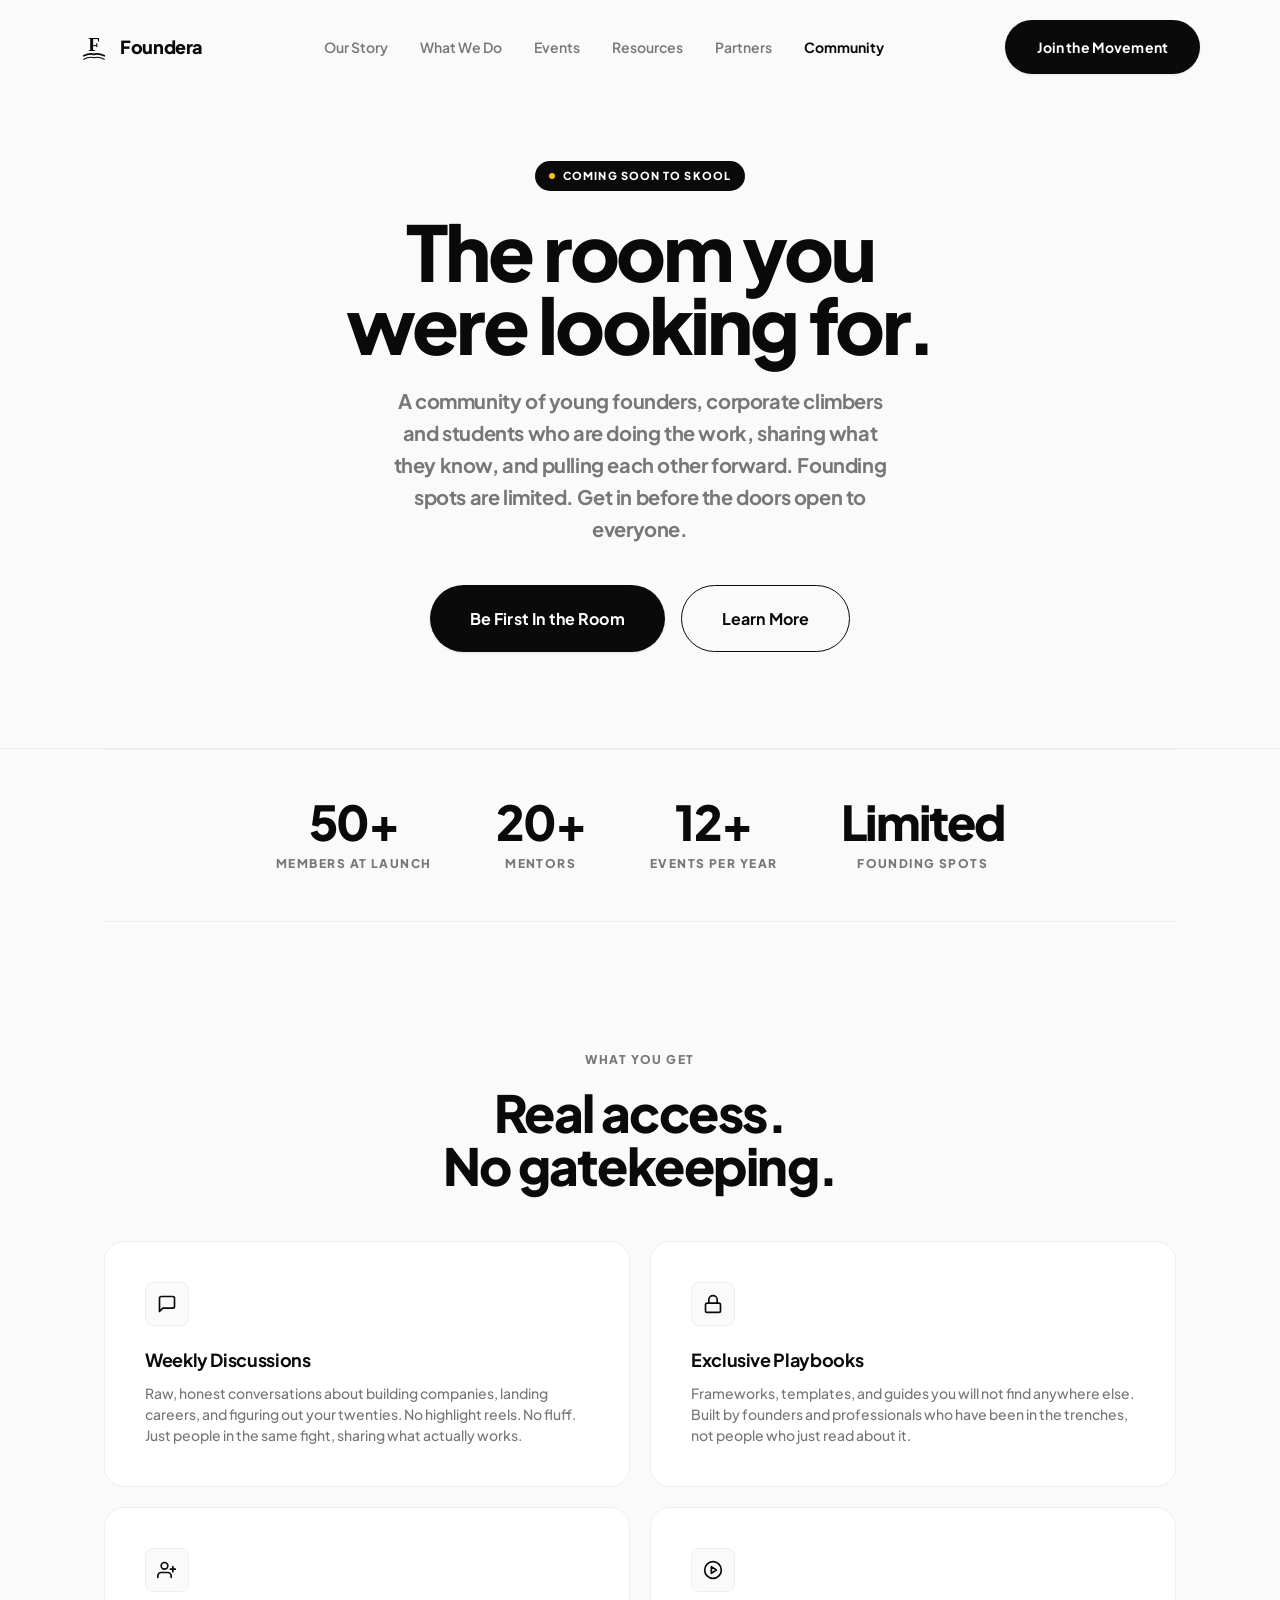
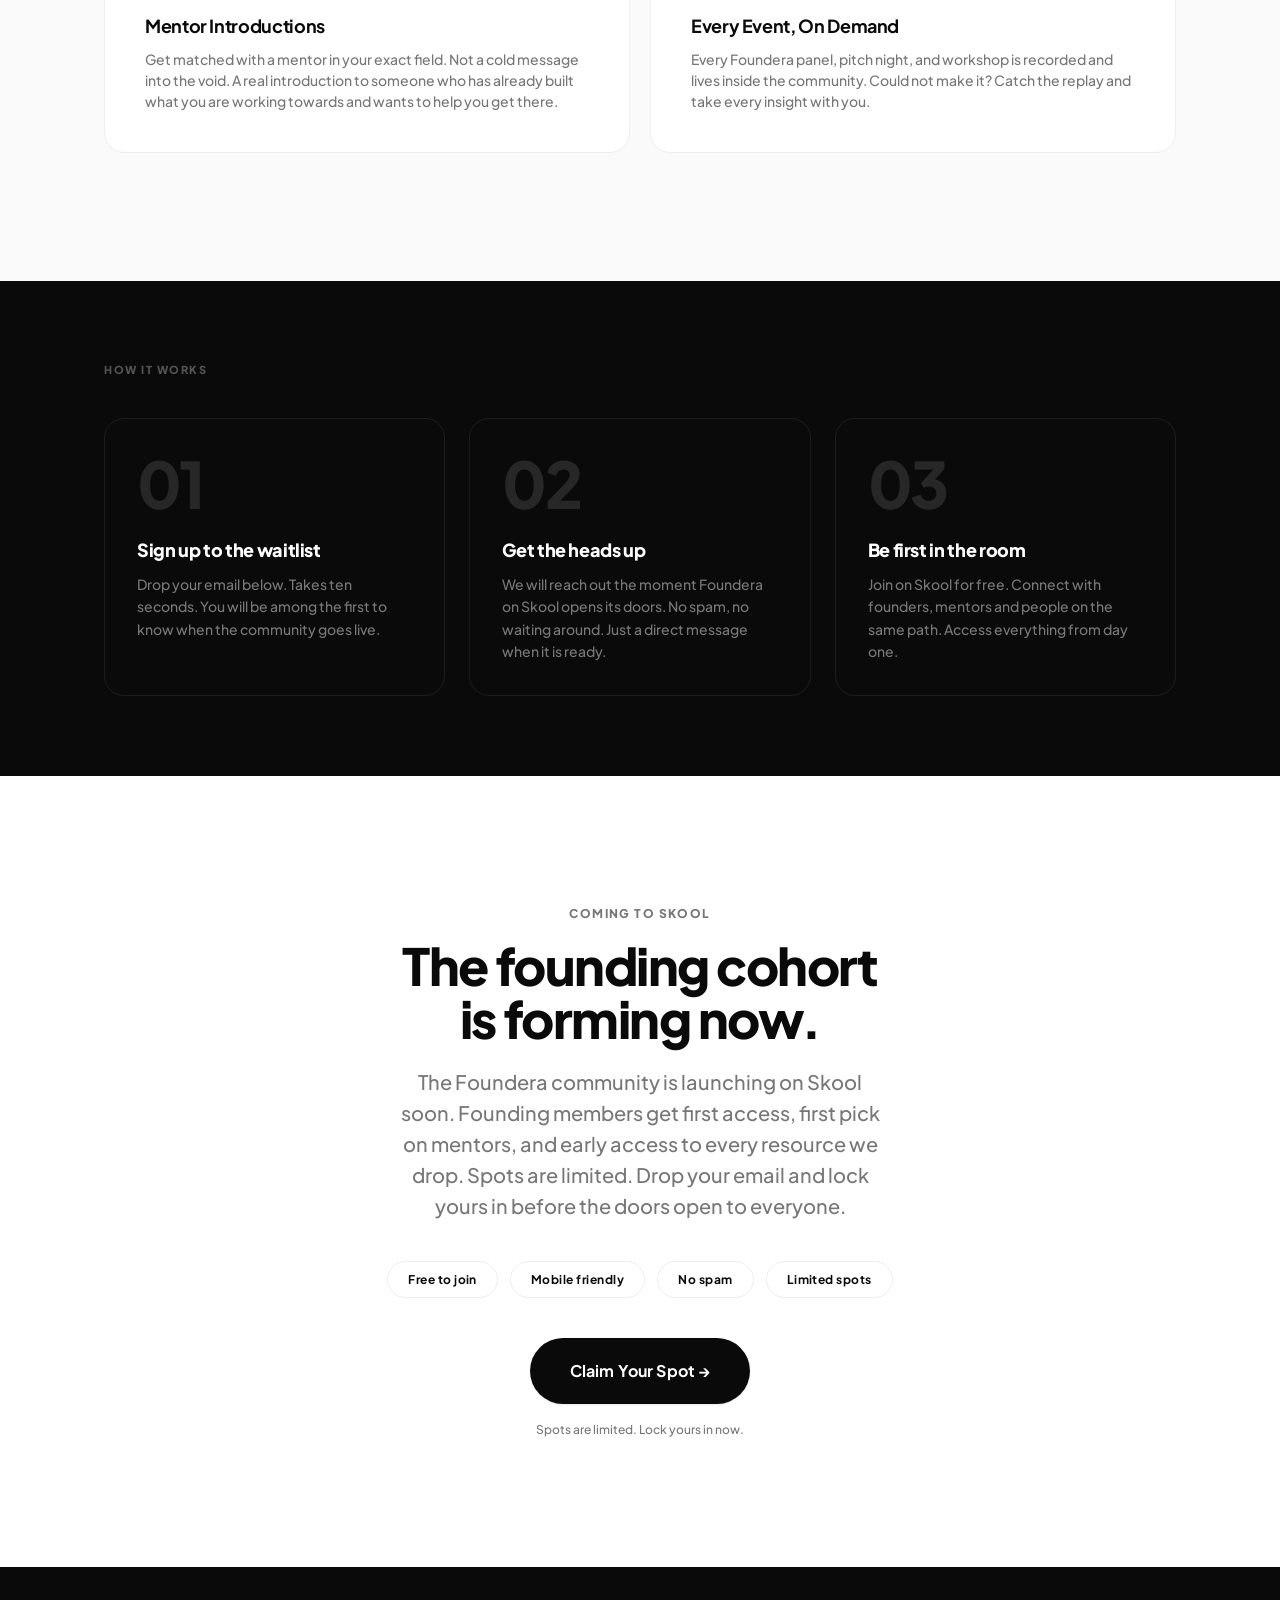
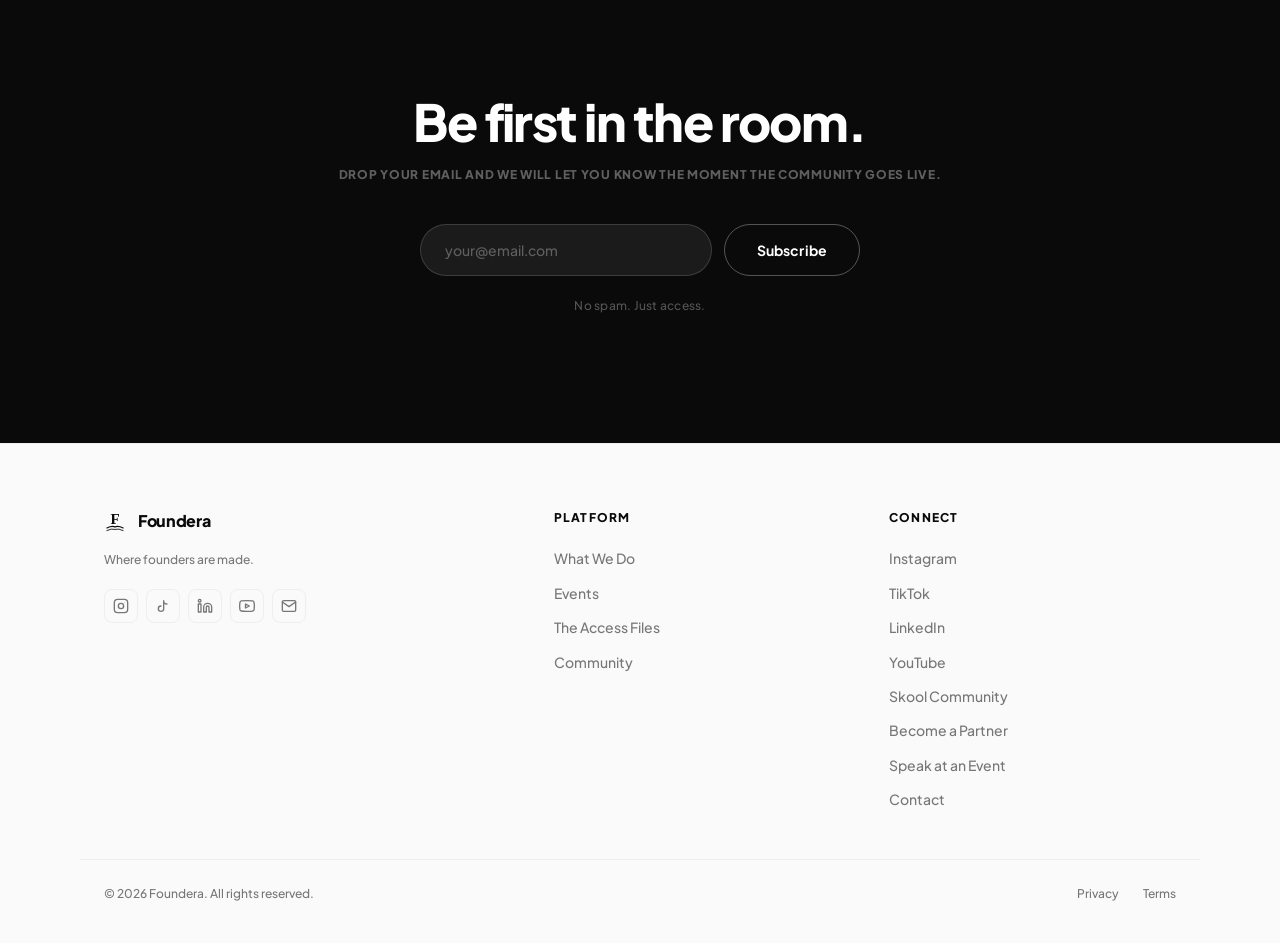
<file: community.html>
<!DOCTYPE html>
<html lang="en">
<head>
  <meta charset="UTF-8" />
  <meta name="viewport" content="width=device-width, initial-scale=1.0" />
  <meta name="description" content="Foundera Community | Founding spots are open. Join founders, corporate climbers, and students who are building, not waiting. Lock in your spot now." />
  <meta name="theme-color" content="#0A0A0A" />
  <meta property="og:title"       content="Community | Foundera" />
  <meta property="og:description" content="Join a community of founders, corporate climbers, and students who are building, not waiting." />
  <meta property="og:type"        content="website" />
  <meta property="og:url"         content="https://foundera.com.au/community.html" />
  <meta property="og:image"       content="https://foundera.com.au/og-image.png" />
  <meta property="og:site_name"   content="Foundera" />
  <meta name="twitter:card"        content="summary_large_image" />
  <meta name="twitter:title"       content="Community | Foundera" />
  <meta name="twitter:description" content="Join a community of founders, corporate climbers, and students who are building, not waiting." />
  <meta name="twitter:image"       content="https://foundera.com.au/og-image.png" />
  <title>Community | Foundera</title>
  <link rel="icon" type="image/svg+xml" href="data:image/svg+xml,%3Csvg xmlns='http://www.w3.org/2000/svg' viewBox='0 0 32 38' fill='none'%3E%3Ctext x='16' y='25' text-anchor='middle' font-family='Georgia%2Cserif' font-size='26' font-weight='700' fill='%230A0A0A'%3EF%3C%2Ftext%3E%3Cpath d='M2 31 Q10 27 16 29 Q22 27 30 31' stroke='%230A0A0A' stroke-width='2.2' stroke-linecap='round' fill='none'/%3E%3Cpath d='M2 35.5 Q10 31.5 16 33.5 Q22 31.5 30 35.5' stroke='%230A0A0A' stroke-width='1.5' stroke-linecap='round' fill='none'/%3E%3C%2Fsvg%3E" />
  <link rel="preconnect" href="https://fonts.googleapis.com" />
  <link rel="preconnect" href="https://fonts.gstatic.com" crossorigin />
  <link rel="stylesheet" href="style.css" />

  <style>
    .what-inside-grid { display:grid; grid-template-columns:repeat(2,1fr); gap:var(--sp-5); }
    @media(max-width:768px){ .what-inside-grid{grid-template-columns:1fr;} }

    /* Skool badge */
    .skool-badge {
      display: inline-flex;
      align-items: center;
      gap: var(--sp-2);
      background: #0a0a0a;
      color: #fff;
      font-size: 11px;
      font-weight: var(--fw-black);
      letter-spacing: .1em;
      text-transform: uppercase;
      padding: 6px 14px;
      border-radius: 100px;
      margin-bottom: var(--sp-6);
    }
    .skool-badge-dot {
      width: 6px; height: 6px;
      border-radius: 50%;
      background: #fbbf24;
      animation: pulse 2s ease-in-out infinite;
    }
    @keyframes pulse {
      0%, 100% { opacity: 1; }
      50% { opacity: .4; }
    }

    /* Stats bar */
    .community-stats {
      display: flex;
      justify-content: center;
      gap: var(--sp-16);
      padding: var(--sp-12) 0;
      border-top: 1px solid var(--color-border);
      border-bottom: 1px solid var(--color-border);
      flex-wrap: wrap;
    }
    .community-stat { text-align: center; }
    .community-stat-num {
      font-size: clamp(2rem, 4vw, 3rem);
      font-weight: var(--fw-black);
      letter-spacing: var(--ls-tightest);
      line-height: 1;
      margin-bottom: var(--sp-2);
    }
    .community-stat-label {
      font-size: var(--text-xs);
      font-weight: var(--fw-black);
      letter-spacing: .12em;
      text-transform: uppercase;
      color: var(--color-grey);
    }

    /* How it works */
    .how-section { background: #0a0a0a; padding: var(--sp-20) 0; }
    .how-label {
      font-size: 11px;
      font-weight: var(--fw-black);
      letter-spacing: .14em;
      text-transform: uppercase;
      color: rgba(255,255,255,.3);
      margin-bottom: var(--sp-10);
    }
    .how-steps { display: grid; grid-template-columns: repeat(3, 1fr); gap: var(--sp-6); }
    .how-step { padding: var(--sp-8); border: 1px solid rgba(255,255,255,.08); border-radius: 20px; }
    .how-step-num {
      font-size: clamp(2.5rem, 5vw, 4rem);
      font-weight: var(--fw-black);
      letter-spacing: var(--ls-tightest);
      line-height: 1;
      color: rgba(255,255,255,.12);
      margin-bottom: var(--sp-6);
    }
    .how-step-title {
      font-size: var(--text-lg);
      font-weight: var(--fw-black);
      color: #fff;
      letter-spacing: var(--ls-tight);
      line-height: 1.2;
      margin-bottom: var(--sp-3);
    }
    .how-step-body {
      font-size: var(--text-sm);
      color: rgba(255,255,255,.45);
      font-weight: var(--fw-medium);
      line-height: 1.6;
    }
    @media (max-width: 900px) {
      .how-steps { grid-template-columns: 1fr 1fr; }
    }
    @media(max-width: 768px) { .how-steps { grid-template-columns: 1fr; } .community-stats { gap: var(--sp-8); } }
  </style>
</head>
<body>

  <!-- NAV -->
  <nav class="nav" id="nav">
    <div class="nav-inner">
      <a href="index.html" class="nav-logo">
        <svg width="28" height="28" viewBox="0 0 32 38" fill="none" xmlns="http://www.w3.org/2000/svg">
          <text x="16" y="25" text-anchor="middle" font-family="Georgia,'Times New Roman',serif" font-size="26" font-weight="700" fill="currentColor">F</text>
          <path d="M2 31 Q10 27 16 29 Q22 27 30 31" stroke="currentColor" stroke-width="2.2" stroke-linecap="round" fill="none"/>
          <path d="M2 35.5 Q10 31.5 16 33.5 Q22 31.5 30 35.5" stroke="currentColor" stroke-width="1.5" stroke-linecap="round" fill="none"/>
        </svg>
        <span class="nav-logo-word">Foundera</span>
      </a>
      <ul class="nav-links">
        <li><a href="about.html"       class="nav-link">Our Story</a></li>
        <li><a href="what-we-do.html" class="nav-link">What We Do</a></li>
        <li><a href="events.html"     class="nav-link">Events</a></li>
        <li><a href="resources.html" class="nav-link">Resources</a></li>
        <li><a href="partners.html"   class="nav-link">Partners</a></li>
        <li><a href="community.html"  class="nav-link is-active">Community</a></li>
      </ul>
      <a href="community.html#join" class="btn btn-primary">Join the Movement</a>
      <button class="nav-burger" id="navBurger" aria-label="Open menu" aria-expanded="false">
        <span></span><span></span><span></span>
      </button>
    </div>
  </nav>

  <div class="nav-mobile" id="navMobile">
    <a href="about.html" class="nav-mobile-link">Our Story</a>
    <a href="what-we-do.html" class="nav-mobile-link">What We Do</a>
    <a href="events.html" class="nav-mobile-link">Events</a>
    <a href="resources.html" class="nav-mobile-link">Resources</a>
    <a href="partners.html" class="nav-mobile-link">Partners</a>
    <a href="community.html" class="nav-mobile-link is-active">Community</a>
    <a href="community.html#join" class="btn btn-primary btn-lg nav-mobile-cta">Join the Movement</a>
  </div>

  <main>

    <!-- PAGE HERO -->
    <section class="page-hero">
      <div class="container">
        <div class="skool-badge reveal">
          <span class="skool-badge-dot"></span>
          Coming Soon to Skool
        </div>
        <h1 class="page-hero-h1 reveal d1">The room you<br>were looking for.</h1>
        <p class="page-hero-sub reveal d2">A community of young founders, corporate climbers and students who are doing the work, sharing what they know, and pulling each other forward. Founding spots are limited. Get in before the doors open to everyone.</p>
        <div class="reveal d3" style="display:flex; gap:var(--sp-4); flex-wrap:wrap; justify-content:center; margin-top:var(--sp-10)">
          <a href="#join" class="btn btn-primary btn-lg">Be First In the Room</a>
          <a href="#skool" class="btn btn-outline btn-lg">Learn More</a>
        </div>
      </div>
    </section>

    <!-- STATS BAR -->
    <div class="container">
      <div class="community-stats">
        <div class="community-stat reveal">
          <div class="community-stat-num">50+</div>
          <div class="community-stat-label">Members at Launch</div>
        </div>
        <div class="community-stat reveal d1">
          <div class="community-stat-num">20+</div>
          <div class="community-stat-label">Mentors</div>
        </div>
        <div class="community-stat reveal d2">
          <div class="community-stat-num">12+</div>
          <div class="community-stat-label">Events Per Year</div>
        </div>
        <div class="community-stat reveal d3">
          <div class="community-stat-num">Limited</div>
          <div class="community-stat-label">Founding Spots</div>
        </div>
      </div>
    </div>

    <!-- WHAT'S INSIDE -->
    <section class="section">
      <div class="container">
        <div class="reveal" style="margin-bottom:var(--sp-12); text-align:center">
          <p class="label" style="margin-bottom:var(--sp-4)">What You Get</p>
          <h2 class="headline">Real access.<br>No gatekeeping.</h2>
        </div>
        <div class="what-inside-grid">

          <article class="card reveal">
            <div class="card-icon">
              <svg width="20" height="20" viewBox="0 0 24 24" fill="none" stroke="currentColor" stroke-width="2" stroke-linecap="round" stroke-linejoin="round">
                <path d="M21 15a2 2 0 0 1-2 2H7l-4 4V5a2 2 0 0 1 2-2h14a2 2 0 0 1 2 2z"/>
              </svg>
            </div>
            <h3 class="card-title">Weekly Discussions</h3>
            <p class="card-body">Raw, honest conversations about building companies, landing careers, and figuring out your twenties. No highlight reels. No fluff. Just people in the same fight, sharing what actually works.</p>
          </article>

          <article class="card reveal d1">
            <div class="card-icon">
              <svg width="20" height="20" viewBox="0 0 24 24" fill="none" stroke="currentColor" stroke-width="2" stroke-linecap="round" stroke-linejoin="round">
                <rect x="3" y="11" width="18" height="11" rx="2" ry="2"/>
                <path d="M7 11V7a5 5 0 0 1 10 0v4"/>
              </svg>
            </div>
            <h3 class="card-title">Exclusive Playbooks</h3>
            <p class="card-body">Frameworks, templates, and guides you will not find anywhere else. Built by founders and professionals who have been in the trenches, not people who just read about it.</p>
          </article>

          <article class="card reveal d2">
            <div class="card-icon">
              <svg width="20" height="20" viewBox="0 0 24 24" fill="none" stroke="currentColor" stroke-width="2" stroke-linecap="round" stroke-linejoin="round">
                <path d="M17 21v-2a4 4 0 0 0-4-4H5a4 4 0 0 0-4 4v2"/>
                <circle cx="9" cy="7" r="4"/>
                <line x1="19" y1="8" x2="19" y2="14"/>
                <line x1="22" y1="11" x2="16" y2="11"/>
              </svg>
            </div>
            <h3 class="card-title">Mentor Introductions</h3>
            <p class="card-body">Get matched with a mentor in your exact field. Not a cold message into the void. A real introduction to someone who has already built what you are working towards and wants to help you get there.</p>
          </article>

          <article class="card reveal d3">
            <div class="card-icon">
              <svg width="20" height="20" viewBox="0 0 24 24" fill="none" stroke="currentColor" stroke-width="2" stroke-linecap="round" stroke-linejoin="round">
                <circle cx="12" cy="12" r="10"/>
                <polygon points="10 8 16 12 10 16 10 8"/>
              </svg>
            </div>
            <h3 class="card-title">Every Event, On Demand</h3>
            <p class="card-body">Every Foundera panel, pitch night, and workshop is recorded and lives inside the community. Could not make it? Catch the replay and take every insight with you.</p>
          </article>

        </div>
      </div>
    </section>

    <!-- HOW IT WORKS -->
    <section class="how-section">
      <div class="container">
        <p class="how-label reveal">How it works</p>
        <div class="how-steps">

          <div class="how-step reveal">
            <div class="how-step-num">01</div>
            <h3 class="how-step-title">Sign up to the waitlist</h3>
            <p class="how-step-body">Drop your email below. Takes ten seconds. You will be among the first to know when the community goes live.</p>
          </div>

          <div class="how-step reveal d1">
            <div class="how-step-num">02</div>
            <h3 class="how-step-title">Get the heads up</h3>
            <p class="how-step-body">We will reach out the moment Foundera on Skool opens its doors. No spam, no waiting around. Just a direct message when it is ready.</p>
          </div>

          <div class="how-step reveal d2">
            <div class="how-step-num">03</div>
            <h3 class="how-step-title">Be first in the room</h3>
            <p class="how-step-body">Join on Skool for free. Connect with founders, mentors and people on the same path. Access everything from day one.</p>
          </div>

        </div>
      </div>
    </section>

    <!-- WHY SKOOL -->
    <section id="skool" class="section" style="background:var(--color-white)">
      <div class="container">
        <div style="text-align:center; max-width:600px; margin:0 auto">
          <p class="label reveal" style="margin-bottom:var(--sp-4)">Coming to Skool</p>
          <h2 class="headline reveal d1">The founding cohort<br>is forming now.</h2>
          <p class="reveal d2" style="margin-top:var(--sp-5); font-size:clamp(var(--text-base),1.6vw,var(--text-xl)); color:var(--color-grey); font-weight:var(--fw-medium); max-width:500px; margin-left:auto; margin-right:auto; line-height:1.55;">The Foundera community is launching on Skool soon. Founding members get first access, first pick on mentors, and early access to every resource we drop. Spots are limited. Drop your email and lock yours in before the doors open to everyone.</p>
          <div class="reveal d3" style="display:flex; flex-wrap:wrap; gap:var(--sp-3); justify-content:center; margin-top:var(--sp-10); margin-bottom:var(--sp-10)">
            <span class="pill">Free to join</span>
            <span class="pill">Mobile friendly</span>
            <span class="pill">No spam</span>
            <span class="pill">Limited spots</span>
          </div>
          <div class="reveal d4">
            <a href="#join" class="btn btn-primary btn-lg">Claim Your Spot →</a>
            <p style="margin-top:var(--sp-4); font-size:var(--text-xs); color:var(--color-grey); font-weight:var(--fw-medium)">Spots are limited. Lock yours in now.</p>
          </div>
        </div>
      </div>
    </section>

    <!-- EMAIL UPDATES -->
    <section id="join" class="email-section">
      <div class="container">
        <div class="reveal">
          <h2 class="headline headline-white" style="margin-bottom:var(--sp-4)">Be first in the room.</h2>
          <p class="label label-light" style="letter-spacing:.06em">Drop your email and we will let you know the moment the community goes live.</p>
        </div>
        <form id="emailForm" class="email-form reveal d1" action="#" method="POST" data-source="community">
          <input class="email-input" type="email" name="email" placeholder="your@email.com" aria-label="Email address" required />
          <button type="submit" class="btn btn-outline-white">Subscribe</button>
        </form>
        <p class="email-note reveal d2">No spam. Just access.</p>
      </div>
    </section>

    <!-- FOOTER -->
    <footer class="footer">
      <div class="footer-grid">
        <div>
          <a href="index.html" class="nav-logo" style="margin-bottom:var(--sp-4)">
            <svg width="22" height="22" viewBox="0 0 32 38" fill="none" xmlns="http://www.w3.org/2000/svg">
              <text x="16" y="25" text-anchor="middle" font-family="Georgia,'Times New Roman',serif" font-size="26" font-weight="700" fill="currentColor">F</text>
              <path d="M2 31 Q10 27 16 29 Q22 27 30 31" stroke="currentColor" stroke-width="2.2" stroke-linecap="round" fill="none"/>
              <path d="M2 35.5 Q10 31.5 16 33.5 Q22 31.5 30 35.5" stroke="currentColor" stroke-width="1.5" stroke-linecap="round" fill="none"/>
            </svg>
            <span class="nav-logo-word" style="font-size:var(--text-base)">Foundera</span>
          </a>
          <p class="footer-brand-tagline">Where founders are made.</p>
          <div class="footer-social">
            <a href="https://www.instagram.com/foundera.au" target="_blank" rel="noopener noreferrer" class="footer-social-icon" aria-label="Instagram"><svg width="16" height="16" viewBox="0 0 24 24" fill="none" stroke="currentColor" stroke-width="2" stroke-linecap="round" stroke-linejoin="round"><rect x="2" y="2" width="20" height="20" rx="5"/><circle cx="12" cy="12" r="4"/><circle cx="17.5" cy="6.5" r="0.5" fill="currentColor" stroke="none"/></svg></a>
            <a href="https://www.tiktok.com/@foundera.au" target="_blank" rel="noopener noreferrer" class="footer-social-icon" aria-label="TikTok"><svg width="16" height="16" viewBox="0 0 24 24" fill="none" stroke="currentColor" stroke-width="2" stroke-linecap="round" stroke-linejoin="round"><path d="M9 12a4 4 0 1 0 4 4V4a5 5 0 0 0 5 5"/></svg></a>
            <a href="https://www.linkedin.com/company/founderaau" target="_blank" rel="noopener noreferrer" class="footer-social-icon" aria-label="LinkedIn"><svg width="16" height="16" viewBox="0 0 24 24" fill="none" stroke="currentColor" stroke-width="2" stroke-linecap="round" stroke-linejoin="round"><path d="M16 8a6 6 0 0 1 6 6v7h-4v-7a2 2 0 0 0-2-2 2 2 0 0 0-2 2v7h-4v-7a6 6 0 0 1 6-6z"/><rect x="2" y="9" width="4" height="12"/><circle cx="4" cy="4" r="2"/></svg></a>
            <a href="https://www.youtube.com/@Founderaa" target="_blank" rel="noopener noreferrer" class="footer-social-icon" aria-label="YouTube"><svg width="16" height="16" viewBox="0 0 24 24" fill="none" stroke="currentColor" stroke-width="2" stroke-linecap="round" stroke-linejoin="round"><path d="M22.54 6.42a2.78 2.78 0 0 0-1.95-1.96C18.88 4 12 4 12 4s-6.88 0-8.59.46a2.78 2.78 0 0 0-1.95 1.96A29 29 0 0 0 1 12a29 29 0 0 0 .46 5.58A2.78 2.78 0 0 0 3.41 19.5C5.12 20 12 20 12 20s6.88 0 8.59-.46a2.78 2.78 0 0 0 1.95-1.96A29 29 0 0 0 23 12a29 29 0 0 0-.46-5.58z"/><polygon points="9.75 15.02 15.5 12 9.75 8.98 9.75 15.02"/></svg></a>
            <a href="mailto:team@founderaa.com.au" class="footer-social-icon" aria-label="Email"><svg width="16" height="16" viewBox="0 0 24 24" fill="none" stroke="currentColor" stroke-width="2" stroke-linecap="round" stroke-linejoin="round"><path d="M4 4h16c1.1 0 2 .9 2 2v12c0 1.1-.9 2-2 2H4c-1.1 0-2-.9-2-2V6c0-1.1.9-2 2-2z"/><polyline points="22,6 12,13 2,6"/></svg></a>
          </div>
        </div>
        <div>
          <p class="footer-col-title">Platform</p>
          <nav class="footer-col-links">
            <a href="what-we-do.html" class="footer-link">What We Do</a>
            <a href="events.html"     class="footer-link">Events</a>
            <a href="resources.html" class="footer-link">The Access Files</a>
            <a href="community.html"  class="footer-link">Community</a>
          </nav>
        </div>
        <div>
          <p class="footer-col-title">Connect</p>
          <nav class="footer-col-links">
            <a href="https://www.instagram.com/foundera.au" target="_blank" rel="noopener noreferrer" class="footer-link">Instagram</a>
            <a href="https://www.tiktok.com/@foundera.au" target="_blank" rel="noopener noreferrer" class="footer-link">TikTok</a>
            <a href="https://www.linkedin.com/company/founderaau" target="_blank" rel="noopener noreferrer" class="footer-link">LinkedIn</a>
            <a href="https://www.youtube.com/@Founderaa" target="_blank" rel="noopener noreferrer" class="footer-link">YouTube</a>
            <a href="https://www.skool.com" target="_blank" rel="noopener noreferrer" class="footer-link">Skool Community</a>
            <a href="partners.html"                                       class="footer-link">Become a Partner</a>
            <a href="partners.html#speak"                                 class="footer-link">Speak at an Event</a>
            <a href="mailto:team@founderaa.com.au"                        class="footer-link">Contact</a>
          </nav>
        </div>
      </div>
      <div class="footer-bottom">
        <p class="footer-copy">© 2026 Foundera. All rights reserved.</p>
        <div class="footer-legal"><a href="privacy.html">Privacy</a><a href="terms.html">Terms</a></div>
      </div>
    </footer>

  </main>

  <script>
    /* Nav hide/show */
    (function(){var nav=document.getElementById('nav'),last=0,tick=false;window.addEventListener('scroll',function(){if(!tick){requestAnimationFrame(function(){var y=window.scrollY;nav.classList.toggle('scrolled',y>10);nav.classList.toggle('hidden',y>last&&y>80);last=y;tick=false;});tick=true;}},{passive:true});})();

    /* Scroll reveal */
    (function(){var io=new IntersectionObserver(function(e){e.forEach(function(x){if(x.isIntersecting){x.target.classList.add('in');io.unobserve(x.target);}});},{threshold:0.08,rootMargin:'0px 0px -32px 0px'});document.querySelectorAll('.reveal').forEach(function(el){io.observe(el);});})();

    /* Active nav */
    (function(){var p=location.pathname.split('/').pop();document.querySelectorAll('.nav-link').forEach(function(l){if(l.getAttribute('href')===p)l.classList.add('is-active');});})();

    /* Email form fallback */
    (function(){var f=document.getElementById('emailForm');if(!f)return;f.addEventListener('submit',function(e){if(f.action.indexOf('YOUR_FORM_ID')!==-1){e.preventDefault();var b=f.querySelector('button');b.textContent='Done ✓';b.disabled=true;f.querySelector('input').value='';setTimeout(function(){b.textContent='Subscribe';b.disabled=false;},3000);}});})();

    /* Mobile nav toggle */
    (function(){
      var burger = document.getElementById('navBurger');
      var mobile = document.getElementById('navMobile');
      if (!burger || !mobile) return;
      burger.addEventListener('click', function(){
        var open = mobile.classList.toggle('open');
        burger.classList.toggle('open', open);
        burger.setAttribute('aria-expanded', open);
        document.body.style.overflow = open ? 'hidden' : '';
      });
      mobile.querySelectorAll('a').forEach(function(a){
        a.addEventListener('click', function(){
          mobile.classList.remove('open');
          burger.classList.remove('open');
          burger.setAttribute('aria-expanded', 'false');
          document.body.style.overflow = '';
        });
      });
    })();

    /* Animated stats counter */
    (function(){
      var nums=document.querySelectorAll('.stat-number');
      if(!nums.length)return;
      var io=new IntersectionObserver(function(entries){
        entries.forEach(function(entry){
          if(!entry.isIntersecting)return;
          var el=entry.target;
          var target=parseInt(el.getAttribute('data-target'),10);
          var suffix=el.getAttribute('data-suffix')||'';
          var duration=1800;
          var start=null;
          function ease(t){return 1-Math.pow(1-t,3);}
          function step(ts){
            if(!start)start=ts;
            var p=Math.min((ts-start)/duration,1);
            el.textContent=Math.round(ease(p)*target)+suffix;
            if(p<1)requestAnimationFrame(step);
          }
          requestAnimationFrame(step);
          io.unobserve(el);
        });
      },{threshold:0.4});
      nums.forEach(function(n){io.observe(n);});
    })();
  </script>
  <script src="forms.js"></script>
</body>
</html>
</file>
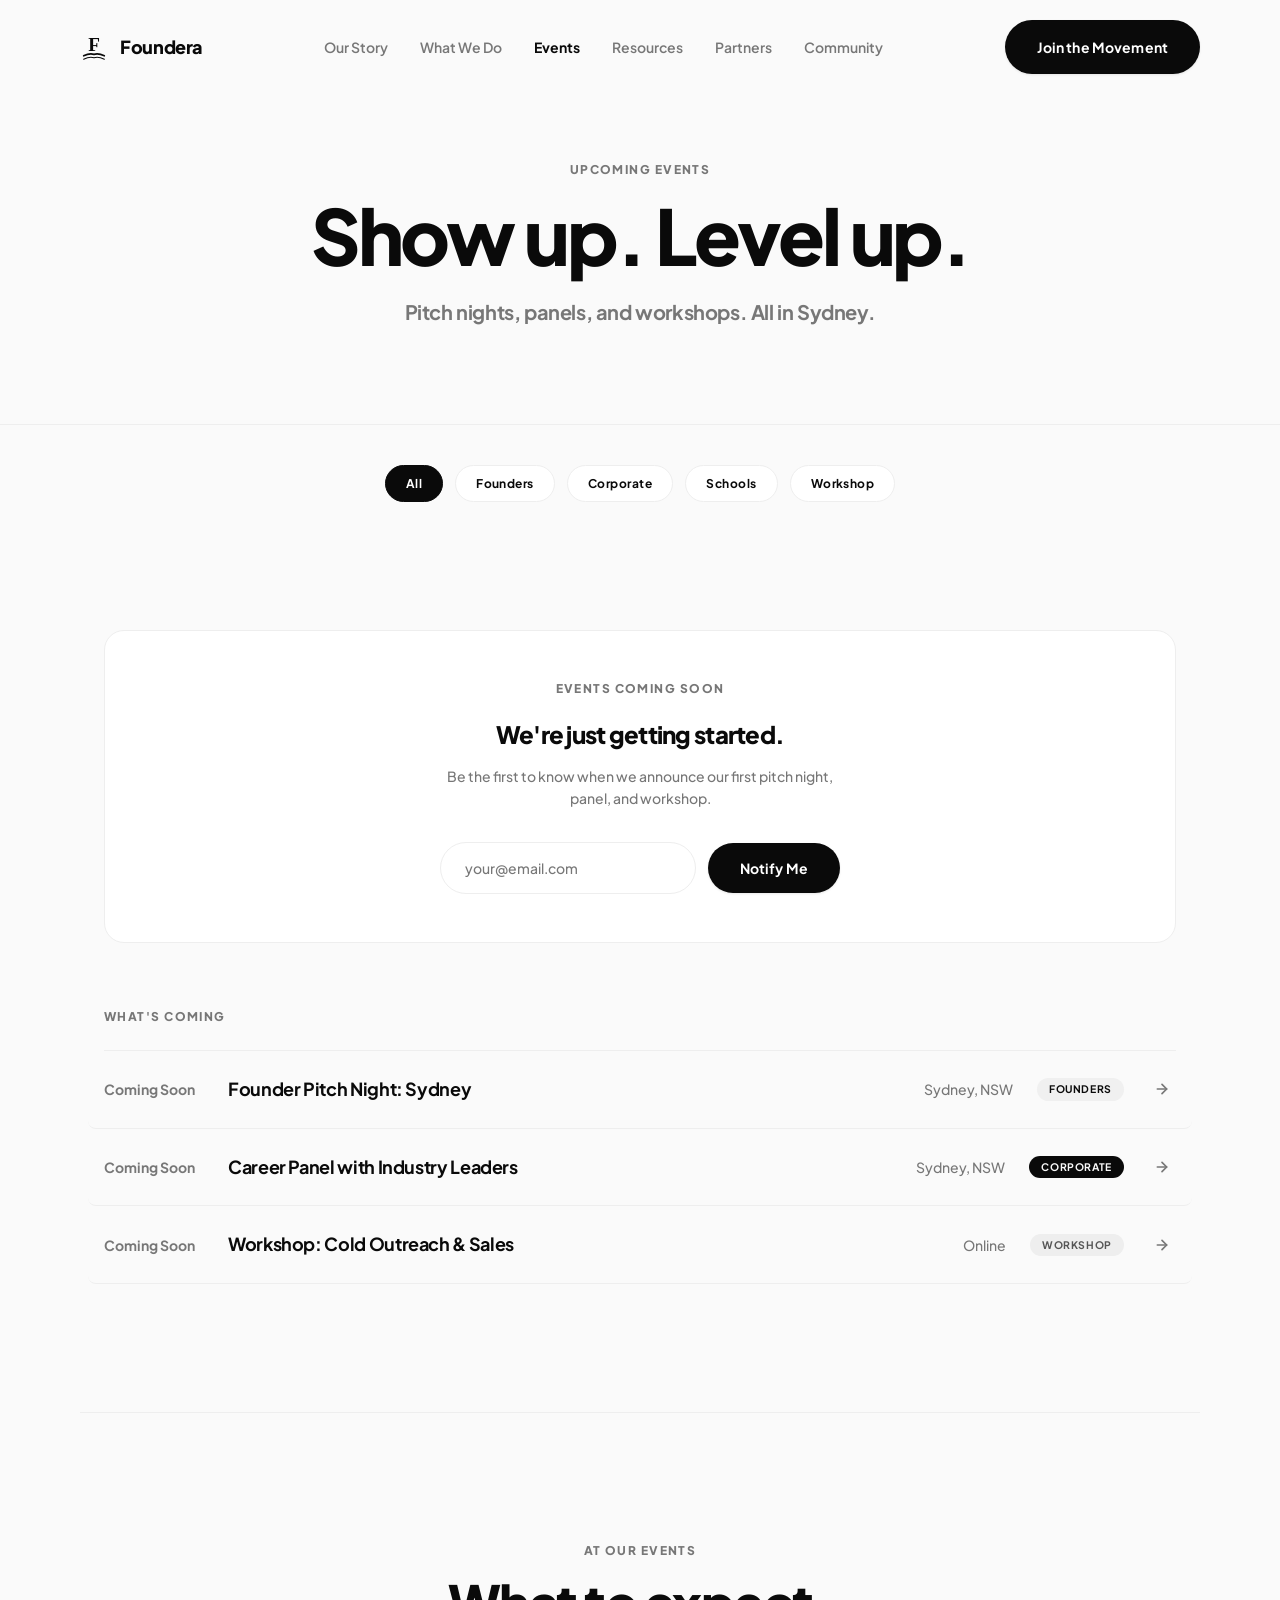
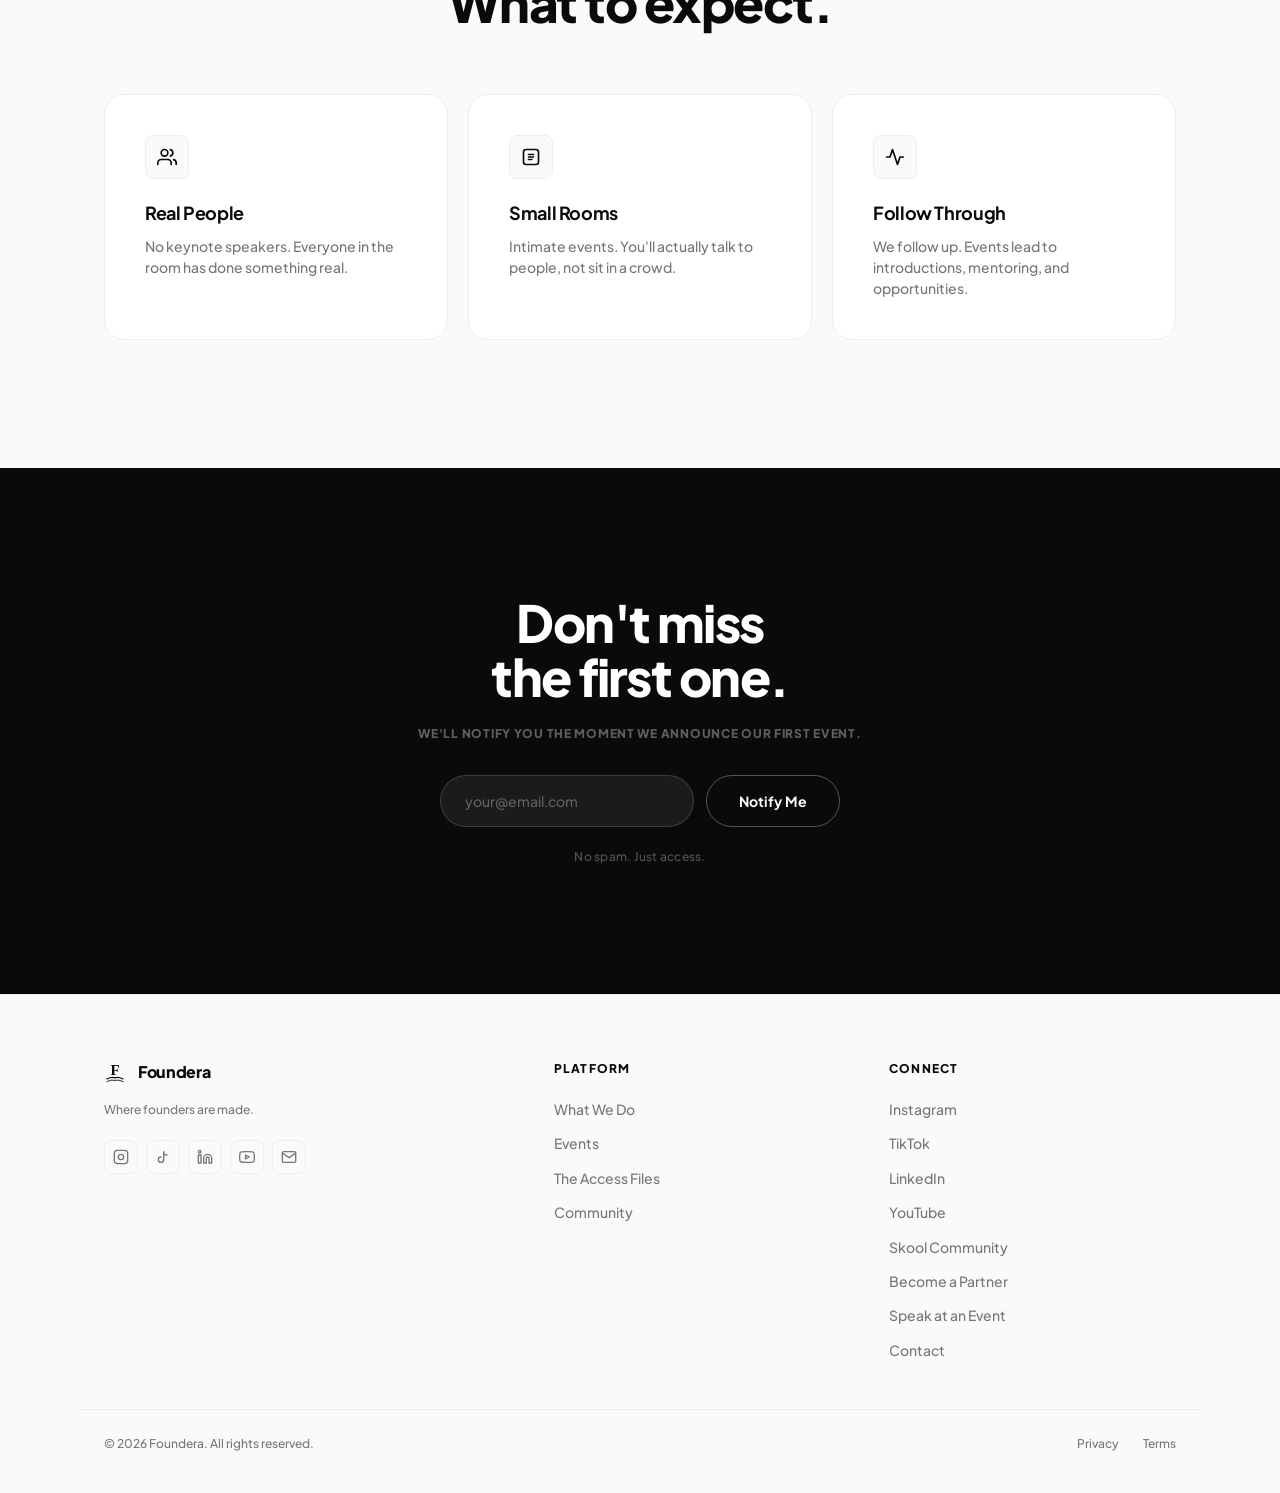
<file: events.html>
<!DOCTYPE html>
<html lang="en">
<head>
  <meta charset="UTF-8" />
  <meta name="viewport" content="width=device-width, initial-scale=1.0" />
  <meta name="description" content="Foundera Events | Pitch nights, panels, and workshops. All in Sydney." />
  <meta name="theme-color" content="#0A0A0A" />
  <meta property="og:title"       content="Events | Foundera" />
  <meta property="og:description" content="Pitch nights, panels, and workshops. All in Sydney." />
  <meta property="og:type"        content="website" />
  <meta property="og:url"         content="https://foundera.com.au/events.html" />
  <meta property="og:image"       content="https://foundera.com.au/og-image.png" />
  <meta property="og:site_name"   content="Foundera" />
  <meta name="twitter:card"        content="summary_large_image" />
  <meta name="twitter:title"       content="Events | Foundera" />
  <meta name="twitter:description" content="Pitch nights, panels, and workshops. All in Sydney." />
  <meta name="twitter:image"       content="https://foundera.com.au/og-image.png" />
  <title>Events | Foundera</title>
  <link rel="icon" type="image/svg+xml" href="data:image/svg+xml,%3Csvg xmlns='http://www.w3.org/2000/svg' viewBox='0 0 32 38' fill='none'%3E%3Ctext x='16' y='25' text-anchor='middle' font-family='Georgia%2Cserif' font-size='26' font-weight='700' fill='%230A0A0A'%3EF%3C%2Ftext%3E%3Cpath d='M2 31 Q10 27 16 29 Q22 27 30 31' stroke='%230A0A0A' stroke-width='2.2' stroke-linecap='round' fill='none'/%3E%3Cpath d='M2 35.5 Q10 31.5 16 33.5 Q22 31.5 30 35.5' stroke='%230A0A0A' stroke-width='1.5' stroke-linecap='round' fill='none'/%3E%3C%2Fsvg%3E" />
  <link rel="preconnect" href="https://fonts.googleapis.com" />
  <link rel="preconnect" href="https://fonts.gstatic.com" crossorigin />
  <link rel="stylesheet" href="style.css" />
  <style>
    /* Filter pills */
    .filter-pills  { display:flex; flex-wrap:wrap; gap:var(--sp-3); justify-content:center; padding:var(--sp-10) 0 0; }
    .filter-pill   { cursor:pointer; }
    .pill-active   { background:var(--color-black); border-color:var(--color-black); color:var(--color-white); }

    /* Empty state */
    .events-empty-state {
      border:1px solid var(--color-border);
      border-radius:var(--r-card);
      padding:var(--sp-12);
      text-align:center;
      margin-bottom:var(--sp-16);
      background:var(--color-white);
    }
    .events-empty-state .empty-label {
      font-size:var(--text-xs);
      font-weight:var(--fw-black);
      letter-spacing:.12em;
      text-transform:uppercase;
      color:var(--color-grey);
      margin-bottom:var(--sp-4);
    }
    .events-empty-state .empty-headline {
      font-size:var(--text-2xl);
      font-weight:var(--fw-black);
      letter-spacing:var(--ls-tighter);
      margin-bottom:var(--sp-3);
    }
    .events-empty-state .empty-sub {
      font-size:var(--text-sm);
      color:var(--color-grey);
      line-height:1.6;
      max-width:400px;
      margin:0 auto;
    }
    .notify-form {
      display:flex;
      align-items:center;
      gap:var(--sp-3);
      max-width:400px;
      margin:var(--sp-8) auto 0;
      flex-wrap:wrap;
      justify-content:center;
    }
    .notify-form .email-input-light {
      flex:1;
      min-width:180px;
      padding:var(--sp-4) var(--sp-6);
      border-radius:var(--r-pill);
    }

    /* What's coming heading */
    .whats-coming-title {
      font-size:var(--text-xs);
      font-weight:var(--fw-black);
      letter-spacing:.12em;
      text-transform:uppercase;
      color:var(--color-grey);
      margin-bottom:var(--sp-6);
    }

    /* Expect section */
    .expect-label-wrap {
      text-align:center;
      margin-bottom:var(--sp-16);
    }

    @media (max-width: 768px) {
      .notify-form {
        flex-direction:column;
        align-items:stretch;
      }
      .notify-form .email-input-light {
        min-width:unset;
        width:100%;
      }
    }
    @media (max-width: 600px) {
      .notify-form { flex-direction: column; align-items: stretch; }
      .notify-form .email-input-light { min-width: unset; width: 100%; }
    }
  </style>
</head>
<body>

  <!-- NAV -->
  <nav class="nav" id="nav">
    <div class="nav-inner">
      <a href="index.html" class="nav-logo">
        <svg width="28" height="28" viewBox="0 0 32 38" fill="none" xmlns="http://www.w3.org/2000/svg">
          <text x="16" y="25" text-anchor="middle" font-family="Georgia,'Times New Roman',serif" font-size="26" font-weight="700" fill="currentColor">F</text>
          <path d="M2 31 Q10 27 16 29 Q22 27 30 31" stroke="currentColor" stroke-width="2.2" stroke-linecap="round" fill="none"/>
          <path d="M2 35.5 Q10 31.5 16 33.5 Q22 31.5 30 35.5" stroke="currentColor" stroke-width="1.5" stroke-linecap="round" fill="none"/>
        </svg>
        <span class="nav-logo-word">Foundera</span>
      </a>
      <ul class="nav-links">
        <li><a href="about.html"       class="nav-link">Our Story</a></li>
        <li><a href="what-we-do.html" class="nav-link">What We Do</a></li>
        <li><a href="events.html"     class="nav-link is-active">Events</a></li>
        <li><a href="resources.html" class="nav-link">Resources</a></li>
        <li><a href="partners.html"   class="nav-link">Partners</a></li>
        <li><a href="community.html"  class="nav-link">Community</a></li>
      </ul>
      <a href="community.html" class="btn btn-primary">Join the Movement</a>
      <button class="nav-burger" id="navBurger" aria-label="Open menu" aria-expanded="false">
        <span></span><span></span><span></span>
      </button>
    </div>
  </nav>

  <div class="nav-mobile" id="navMobile">
    <a href="about.html" class="nav-mobile-link">Our Story</a>
    <a href="what-we-do.html" class="nav-mobile-link">What We Do</a>
    <a href="events.html" class="nav-mobile-link is-active">Events</a>
    <a href="resources.html" class="nav-mobile-link">Resources</a>
    <a href="partners.html" class="nav-mobile-link">Partners</a>
    <a href="community.html" class="nav-mobile-link">Community</a>
    <a href="community.html#join" class="btn btn-primary btn-lg nav-mobile-cta">Join the Movement</a>
  </div>

  <main>

    <!-- PAGE HERO -->
    <section class="page-hero">
      <div class="container">
        <p class="label reveal" style="margin-bottom:var(--sp-5)">Upcoming Events</p>
        <h1 class="page-hero-h1 reveal d1">Show up. Level up.</h1>
        <p class="page-hero-sub reveal d2">Pitch nights, panels, and workshops. All in Sydney.</p>
      </div>
    </section>

    <!-- FILTER PILLS -->
    <div class="container">
      <div class="filter-pills reveal">
        <span class="pill filter-pill pill-active" data-filter="all">All</span>
        <span class="pill filter-pill" data-filter="founders">Founders</span>
        <span class="pill filter-pill" data-filter="corporate">Corporate</span>
        <span class="pill filter-pill" data-filter="schools">Schools</span>
        <span class="pill filter-pill" data-filter="workshop">Workshop</span>
      </div>
    </div>

    <!-- EVENTS LIST -->
    <section class="section">
      <div class="container">

        <!-- Empty state -->
        <div class="events-empty-state reveal">
          <p class="empty-label">Events Coming Soon</p>
          <h2 class="empty-headline">We're just getting started.</h2>
          <p class="empty-sub">Be the first to know when we announce our first pitch night, panel, and workshop.</p>
          <form class="notify-form" action="#" method="POST">
            <input
              class="email-input email-input-light"
              type="email"
              name="email"
              placeholder="your@email.com"
              aria-label="Email address"
              required
            />
            <button type="submit" class="btn btn-primary">Notify Me</button>
          </form>
        </div>

        <!-- What's Coming -->
        <p class="whats-coming-title reveal">What's Coming</p>
        <div class="events-list reveal d1">

          <a class="event-row" href="#">
            <span class="event-date">Coming Soon</span>
            <span class="event-title">Founder Pitch Night: Sydney</span>
            <span class="event-location">Sydney, NSW</span>
            <span class="badge badge-founders">Founders</span>
            <span class="event-arrow">
              <svg width="16" height="16" viewBox="0 0 24 24" fill="none" stroke="currentColor" stroke-width="2.5" stroke-linecap="round" stroke-linejoin="round">
                <line x1="5" y1="12" x2="19" y2="12"/>
                <polyline points="12 5 19 12 12 19"/>
              </svg>
            </span>
          </a>

          <a class="event-row" href="#">
            <span class="event-date">Coming Soon</span>
            <span class="event-title">Career Panel with Industry Leaders</span>
            <span class="event-location">Sydney, NSW</span>
            <span class="badge badge-corporate">Corporate</span>
            <span class="event-arrow">
              <svg width="16" height="16" viewBox="0 0 24 24" fill="none" stroke="currentColor" stroke-width="2.5" stroke-linecap="round" stroke-linejoin="round">
                <line x1="5" y1="12" x2="19" y2="12"/>
                <polyline points="12 5 19 12 12 19"/>
              </svg>
            </span>
          </a>

          <a class="event-row" href="#">
            <span class="event-date">Coming Soon</span>
            <span class="event-title">Workshop: Cold Outreach &amp; Sales</span>
            <span class="event-location">Online</span>
            <span class="badge badge-workshop">Workshop</span>
            <span class="event-arrow">
              <svg width="16" height="16" viewBox="0 0 24 24" fill="none" stroke="currentColor" stroke-width="2.5" stroke-linecap="round" stroke-linejoin="round">
                <line x1="5" y1="12" x2="19" y2="12"/>
                <polyline points="12 5 19 12 12 19"/>
              </svg>
            </span>
          </a>

        </div>
      </div>
    </section>

    <div class="divider container"></div>

    <!-- WHAT TO EXPECT -->
    <section class="section" style="border-top:none">
      <div class="container">
        <div class="expect-label-wrap reveal">
          <p class="label" style="margin-bottom:var(--sp-4)">At Our Events</p>
          <h2 class="headline">What to expect.</h2>
        </div>
        <div class="cards-grid">

          <article class="card reveal">
            <div class="card-icon">
              <svg width="20" height="20" viewBox="0 0 24 24" fill="none" stroke="currentColor" stroke-width="2" stroke-linecap="round" stroke-linejoin="round">
                <path d="M17 21v-2a4 4 0 0 0-4-4H5a4 4 0 0 0-4 4v2"/>
                <circle cx="9" cy="7" r="4"/>
                <path d="M23 21v-2a4 4 0 0 0-3-3.87"/>
                <path d="M16 3.13a4 4 0 0 1 0 7.75"/>
              </svg>
            </div>
            <h3 class="card-title">Real People</h3>
            <p class="card-body">No keynote speakers. Everyone in the room has done something real.</p>
          </article>

          <article class="card reveal d1">
            <div class="card-icon">
              <svg width="20" height="20" viewBox="0 0 24 24" fill="none" stroke="currentColor" stroke-width="2" stroke-linecap="round" stroke-linejoin="round">
                <rect x="3" y="3" width="18" height="18" rx="3"/>
                <path d="M9 9h6M9 12h6M9 15h4"/>
              </svg>
            </div>
            <h3 class="card-title">Small Rooms</h3>
            <p class="card-body">Intimate events. You'll actually talk to people, not sit in a crowd.</p>
          </article>

          <article class="card reveal d2">
            <div class="card-icon">
              <svg width="20" height="20" viewBox="0 0 24 24" fill="none" stroke="currentColor" stroke-width="2" stroke-linecap="round" stroke-linejoin="round">
                <polyline points="22 12 18 12 15 21 9 3 6 12 2 12"/>
              </svg>
            </div>
            <h3 class="card-title">Follow Through</h3>
            <p class="card-body">We follow up. Events lead to introductions, mentoring, and opportunities.</p>
          </article>

        </div>
      </div>
    </section>

    <!-- EMAIL CTA -->
    <section class="email-section">
      <div class="container">
        <div class="reveal">
          <h2 class="headline headline-white" style="margin-bottom:var(--sp-5)">Don't miss<br>the first one.</h2>
          <p class="label label-light" style="letter-spacing:.06em">We'll notify you the moment we announce our first event.</p>
        </div>
        <form class="email-form notify-form reveal d1" action="#" method="POST">
          <input
            class="email-input"
            type="email"
            name="email"
            placeholder="your@email.com"
            aria-label="Email address"
            required
          />
          <button type="submit" class="btn btn-outline-white">Notify Me</button>
        </form>
        <p class="email-note reveal d2">No spam. Just access.</p>
      </div>
    </section>

    <!-- FOOTER -->
    <footer class="footer">
      <div class="footer-grid">
        <div>
          <a href="index.html" class="nav-logo" style="margin-bottom:var(--sp-4)">
            <svg width="22" height="22" viewBox="0 0 32 38" fill="none" xmlns="http://www.w3.org/2000/svg">
              <text x="16" y="25" text-anchor="middle" font-family="Georgia,'Times New Roman',serif" font-size="26" font-weight="700" fill="currentColor">F</text>
              <path d="M2 31 Q10 27 16 29 Q22 27 30 31" stroke="currentColor" stroke-width="2.2" stroke-linecap="round" fill="none"/>
              <path d="M2 35.5 Q10 31.5 16 33.5 Q22 31.5 30 35.5" stroke="currentColor" stroke-width="1.5" stroke-linecap="round" fill="none"/>
            </svg>
            <span class="nav-logo-word" style="font-size:var(--text-base)">Foundera</span>
          </a>
          <p class="footer-brand-tagline">Where founders are made.</p>
          <div class="footer-social">
            <a href="https://www.instagram.com/foundera.au" target="_blank" rel="noopener noreferrer" class="footer-social-icon" aria-label="Instagram"><svg width="16" height="16" viewBox="0 0 24 24" fill="none" stroke="currentColor" stroke-width="2" stroke-linecap="round" stroke-linejoin="round"><rect x="2" y="2" width="20" height="20" rx="5"/><circle cx="12" cy="12" r="4"/><circle cx="17.5" cy="6.5" r="0.5" fill="currentColor" stroke="none"/></svg></a>
            <a href="https://www.tiktok.com/@foundera.au" target="_blank" rel="noopener noreferrer" class="footer-social-icon" aria-label="TikTok"><svg width="16" height="16" viewBox="0 0 24 24" fill="none" stroke="currentColor" stroke-width="2" stroke-linecap="round" stroke-linejoin="round"><path d="M9 12a4 4 0 1 0 4 4V4a5 5 0 0 0 5 5"/></svg></a>
            <a href="https://www.linkedin.com/company/founderaau" target="_blank" rel="noopener noreferrer" class="footer-social-icon" aria-label="LinkedIn"><svg width="16" height="16" viewBox="0 0 24 24" fill="none" stroke="currentColor" stroke-width="2" stroke-linecap="round" stroke-linejoin="round"><path d="M16 8a6 6 0 0 1 6 6v7h-4v-7a2 2 0 0 0-2-2 2 2 0 0 0-2 2v7h-4v-7a6 6 0 0 1 6-6z"/><rect x="2" y="9" width="4" height="12"/><circle cx="4" cy="4" r="2"/></svg></a>
            <a href="https://www.youtube.com/@Founderaa" target="_blank" rel="noopener noreferrer" class="footer-social-icon" aria-label="YouTube"><svg width="16" height="16" viewBox="0 0 24 24" fill="none" stroke="currentColor" stroke-width="2" stroke-linecap="round" stroke-linejoin="round"><path d="M22.54 6.42a2.78 2.78 0 0 0-1.95-1.96C18.88 4 12 4 12 4s-6.88 0-8.59.46a2.78 2.78 0 0 0-1.95 1.96A29 29 0 0 0 1 12a29 29 0 0 0 .46 5.58A2.78 2.78 0 0 0 3.41 19.5C5.12 20 12 20 12 20s6.88 0 8.59-.46a2.78 2.78 0 0 0 1.95-1.96A29 29 0 0 0 23 12a29 29 0 0 0-.46-5.58z"/><polygon points="9.75 15.02 15.5 12 9.75 8.98 9.75 15.02"/></svg></a>
            <a href="mailto:team@founderaa.com.au" class="footer-social-icon" aria-label="Email"><svg width="16" height="16" viewBox="0 0 24 24" fill="none" stroke="currentColor" stroke-width="2" stroke-linecap="round" stroke-linejoin="round"><path d="M4 4h16c1.1 0 2 .9 2 2v12c0 1.1-.9 2-2 2H4c-1.1 0-2-.9-2-2V6c0-1.1.9-2 2-2z"/><polyline points="22,6 12,13 2,6"/></svg></a>
          </div>
        </div>
        <div>
          <p class="footer-col-title">Platform</p>
          <nav class="footer-col-links">
            <a href="what-we-do.html"      class="footer-link">What We Do</a>
            <a href="events.html"          class="footer-link">Events</a>
            <a href="resources.html" class="footer-link">The Access Files</a>
            <a href="community.html"       class="footer-link">Community</a>
          </nav>
        </div>
        <div>
          <p class="footer-col-title">Connect</p>
          <nav class="footer-col-links">
            <a href="https://www.instagram.com/foundera.au" target="_blank" rel="noopener noreferrer" class="footer-link">Instagram</a>
            <a href="https://www.tiktok.com/@foundera.au" target="_blank" rel="noopener noreferrer" class="footer-link">TikTok</a>
            <a href="https://www.linkedin.com/company/founderaau" target="_blank" rel="noopener noreferrer" class="footer-link">LinkedIn</a>
            <a href="https://www.youtube.com/@Founderaa" target="_blank" rel="noopener noreferrer" class="footer-link">YouTube</a>
            <a href="https://www.skool.com" target="_blank" rel="noopener noreferrer" class="footer-link">Skool Community</a>
            <a href="partners.html"                               class="footer-link">Become a Partner</a>
            <a href="partners.html#speak"                         class="footer-link">Speak at an Event</a>
            <a href="mailto:team@founderaa.com.au"                class="footer-link">Contact</a>
          </nav>
        </div>
      </div>
      <div class="footer-bottom">
        <p class="footer-copy">© 2026 Foundera. All rights reserved.</p>
        <div class="footer-legal"><a href="privacy.html">Privacy</a><a href="terms.html">Terms</a></div>
      </div>
    </footer>

  </main>

  <script>
    // Nav hide/show
    (function(){var nav=document.getElementById('nav'),last=0,tick=false;window.addEventListener('scroll',function(){if(!tick){requestAnimationFrame(function(){var y=window.scrollY;nav.classList.toggle('scrolled',y>10);nav.classList.toggle('hidden',y>last&&y>80);last=y;tick=false;});tick=true;}},{passive:true});})();

    // Reveal
    (function(){var io=new IntersectionObserver(function(e){e.forEach(function(x){if(x.isIntersecting){x.target.classList.add('in');io.unobserve(x.target);}});},{threshold:0.08,rootMargin:'0px 0px -32px 0px'});document.querySelectorAll('.reveal').forEach(function(el){io.observe(el);});})();

    // Active nav (pathname-based)
    (function(){var p=location.pathname.split('/').pop();document.querySelectorAll('.nav-link').forEach(function(l){if(l.getAttribute('href')===p)l.classList.add('is-active');});})();

    // Filter pills
    (function(){
      var pills=document.querySelectorAll('.filter-pill');
      pills.forEach(function(pill){pill.addEventListener('click',function(){
        pills.forEach(function(p){p.classList.remove('pill-active');});
        pill.classList.add('pill-active');
      });});
    })();

    // Email / notify forms
    (function(){document.querySelectorAll('form.notify-form').forEach(function(f){f.addEventListener('submit',function(e){e.preventDefault();var b=f.querySelector('button');b.textContent='Done ✓';b.disabled=true;f.querySelector('input').value='';setTimeout(function(){b.textContent='Notify Me';b.disabled=false;},3000);});});})();

    /* Mobile nav toggle */
    (function(){
      var burger = document.getElementById('navBurger');
      var mobile = document.getElementById('navMobile');
      if (!burger || !mobile) return;
      burger.addEventListener('click', function(){
        var open = mobile.classList.toggle('open');
        burger.classList.toggle('open', open);
        burger.setAttribute('aria-expanded', open);
        document.body.style.overflow = open ? 'hidden' : '';
      });
      mobile.querySelectorAll('a').forEach(function(a){
        a.addEventListener('click', function(){
          mobile.classList.remove('open');
          burger.classList.remove('open');
          burger.setAttribute('aria-expanded', 'false');
          document.body.style.overflow = '';
        });
      });
    })();
  </script>

</body>
</html>
</file>
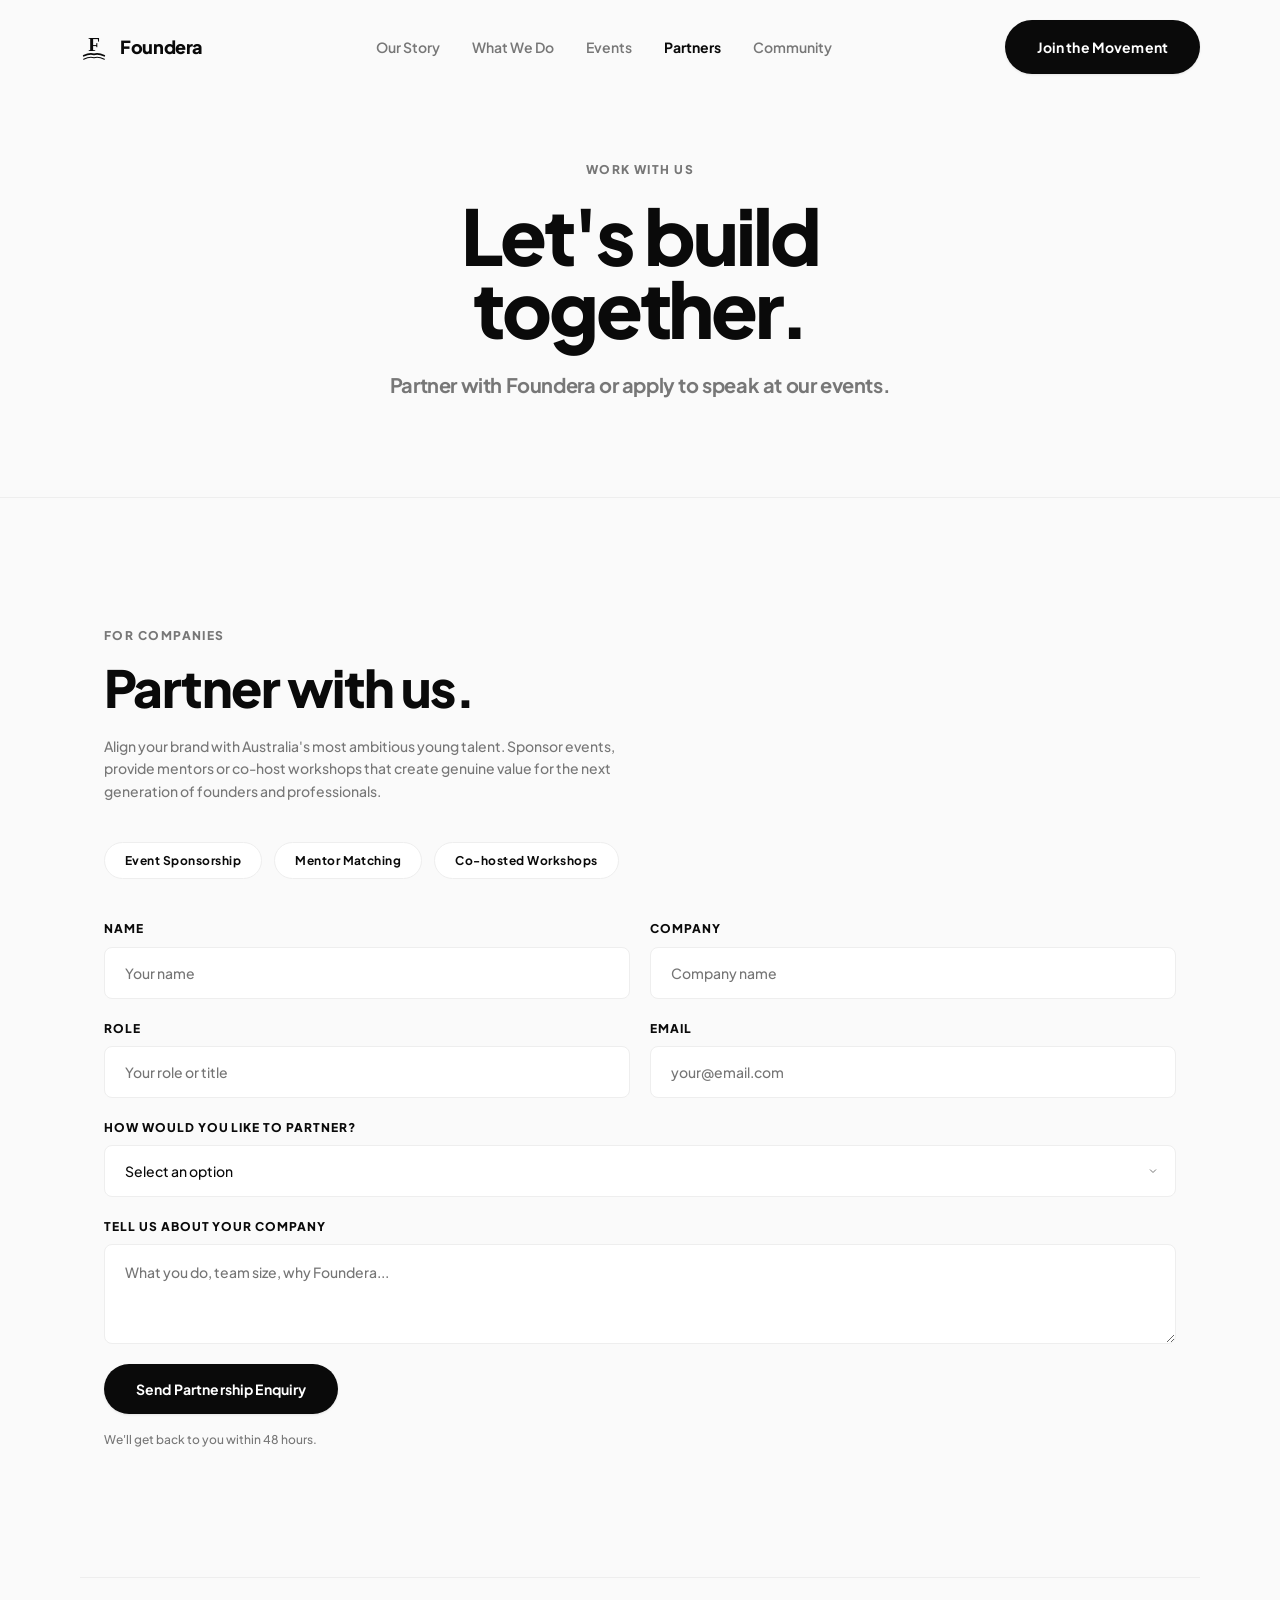
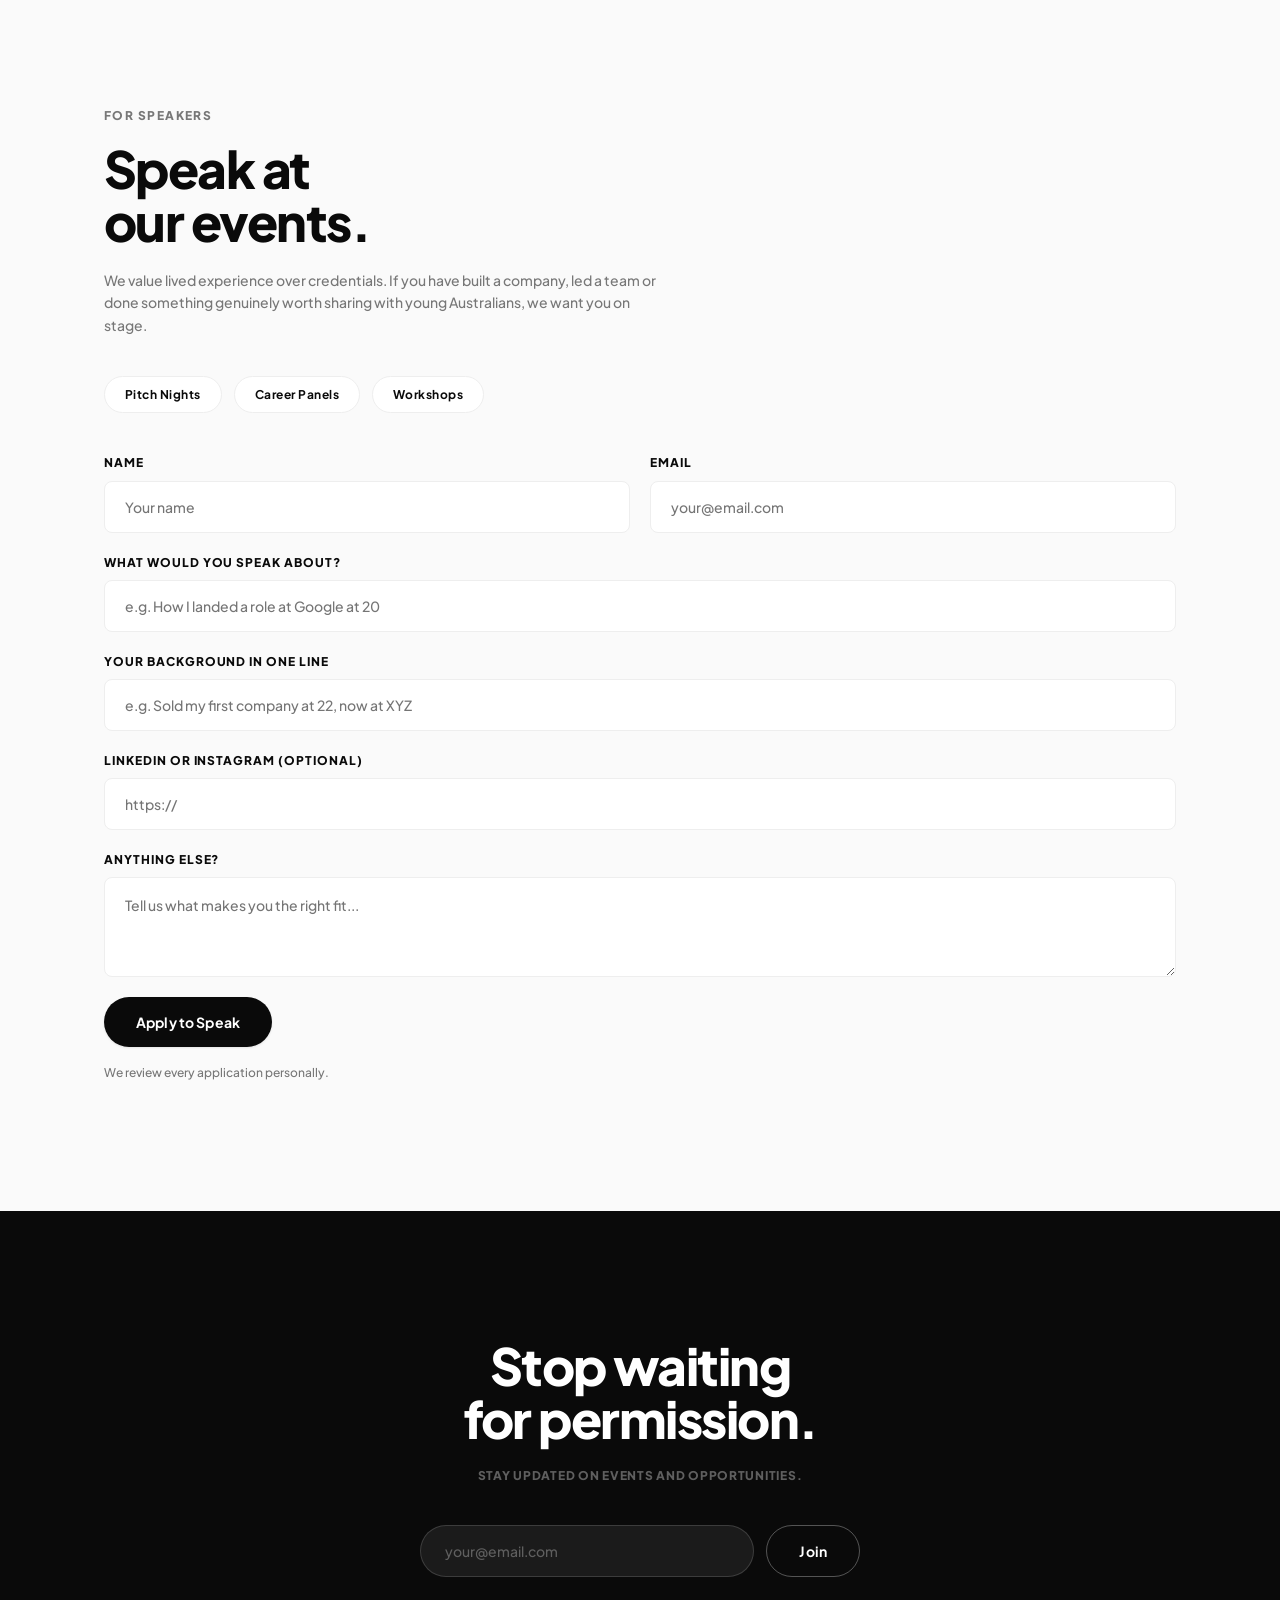
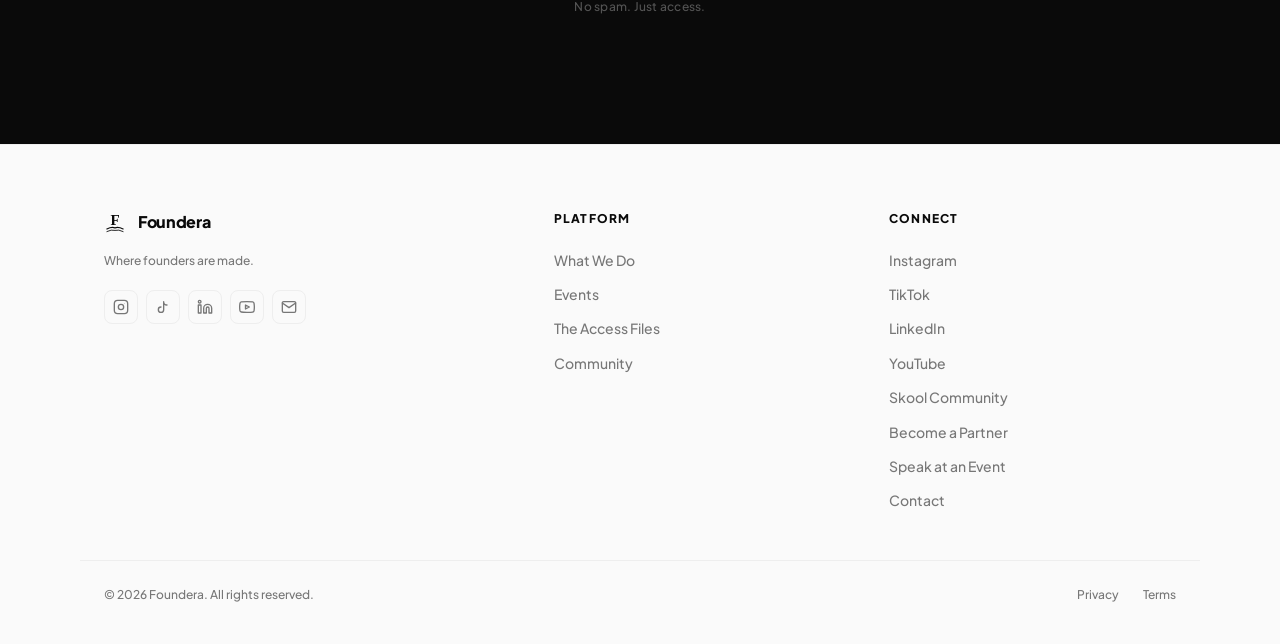
<file: partners.html>
<!DOCTYPE html>
<html lang="en">
<head>
  <meta charset="UTF-8" />
  <meta name="viewport" content="width=device-width, initial-scale=1.0" />
  <meta name="description" content="Partner with Foundera or apply to speak at our events. Get in front of Australia's most driven young people aged 17 to 25." />
  <meta name="theme-color" content="#0A0A0A" />
  <title>Partner With Us | Foundera</title>
  <link rel="icon" type="image/svg+xml" href="data:image/svg+xml,%3Csvg xmlns='http://www.w3.org/2000/svg' viewBox='0 0 32 38' fill='none'%3E%3Ctext x='16' y='25' text-anchor='middle' font-family='Georgia%2Cserif' font-size='26' font-weight='700' fill='%230A0A0A'%3EF%3C%2Ftext%3E%3Cpath d='M2 31 Q10 27 16 29 Q22 27 30 31' stroke='%230A0A0A' stroke-width='2.2' stroke-linecap='round' fill='none'/%3E%3Cpath d='M2 35.5 Q10 31.5 16 33.5 Q22 31.5 30 35.5' stroke='%230A0A0A' stroke-width='1.5' stroke-linecap='round' fill='none'/%3E%3C%2Fsvg%3E" />
  <link rel="preconnect" href="https://fonts.googleapis.com" />
  <link rel="preconnect" href="https://fonts.gstatic.com" crossorigin />
  <link rel="stylesheet" href="style.css" />
  <style>
    .partner-benefits { display:flex; flex-wrap:wrap; gap:var(--sp-3); margin-bottom:var(--sp-10); }
    .form-section-header { margin-bottom:var(--sp-10); }
  </style>
</head>
<body>

  <!-- NAV -->
  <nav class="nav" id="nav">
    <div class="nav-inner">
      <a href="index.html" class="nav-logo">
        <svg width="28" height="28" viewBox="0 0 32 38" fill="none" xmlns="http://www.w3.org/2000/svg">
          <text x="16" y="25" text-anchor="middle" font-family="Georgia,'Times New Roman',serif" font-size="26" font-weight="700" fill="currentColor">F</text>
          <path d="M2 31 Q10 27 16 29 Q22 27 30 31" stroke="currentColor" stroke-width="2.2" stroke-linecap="round" fill="none"/>
          <path d="M2 35.5 Q10 31.5 16 33.5 Q22 31.5 30 35.5" stroke="currentColor" stroke-width="1.5" stroke-linecap="round" fill="none"/>
        </svg>
        <span class="nav-logo-word">Foundera</span>
      </a>
      <ul class="nav-links">
        <li><a href="about.html"       class="nav-link">Our Story</a></li>
        <li><a href="what-we-do.html" class="nav-link">What We Do</a></li>
        <li><a href="events.html"     class="nav-link">Events</a></li>
        <li><a href="partners.html"   class="nav-link is-active">Partners</a></li>
        <li><a href="community.html"  class="nav-link">Community</a></li>
      </ul>
      <a href="community.html" class="btn btn-primary">Join the Movement</a>
      <button class="nav-burger" id="navBurger" aria-label="Open menu" aria-expanded="false">
        <span></span><span></span><span></span>
      </button>
    </div>
  </nav>

  <div class="nav-mobile" id="navMobile">
    <a href="about.html" class="nav-mobile-link">Our Story</a>
    <a href="what-we-do.html" class="nav-mobile-link">What We Do</a>
    <a href="events.html" class="nav-mobile-link">Events</a>
    <a href="partners.html" class="nav-mobile-link is-active">Partners</a>
    <a href="community.html" class="nav-mobile-link">Community</a>
    <a href="community.html#join" class="btn btn-primary btn-lg nav-mobile-cta">Join the Movement</a>
  </div>

  <main>

    <!-- PAGE HERO -->
    <section class="page-hero">
      <div class="container">
        <p class="label reveal" style="margin-bottom:var(--sp-5)">Work With Us</p>
        <h1 class="page-hero-h1 reveal d1">Let's build<br>together.</h1>
        <p class="page-hero-sub reveal d2">Partner with Foundera or apply to speak at our events.</p>
      </div>
    </section>

    <!-- SECTION 1: BECOME A PARTNER -->
    <section id="partner" class="section">
      <div class="container">
        <div class="form-section-header reveal">
          <p class="label" style="margin-bottom:var(--sp-4)">For Companies</p>
          <h2 class="headline" style="margin-bottom:var(--sp-5)">Partner with us.</h2>
          <p style="font-size:var(--text-sm); color:var(--color-grey); max-width:560px;">Align your brand with Australia's most ambitious young talent. Sponsor events, provide mentors or co-host workshops that create genuine value for the next generation of founders and professionals.</p>
        </div>

        <div class="partner-benefits reveal d1">
          <span class="pill">Event Sponsorship</span>
          <span class="pill">Mentor Matching</span>
          <span class="pill">Co-hosted Workshops</span>
        </div>

        <form class="form-stack reveal d2" action="#" method="POST">
          <div class="form-grid">
            <div class="form-group">
              <label class="form-label" for="partner-name">Name</label>
              <input class="form-input" type="text" id="partner-name" name="name" placeholder="Your name" required />
            </div>
            <div class="form-group">
              <label class="form-label" for="partner-company">Company</label>
              <input class="form-input" type="text" id="partner-company" name="company" placeholder="Company name" required />
            </div>
          </div>
          <div class="form-grid">
            <div class="form-group">
              <label class="form-label" for="partner-role">Role</label>
              <input class="form-input" type="text" id="partner-role" name="role" placeholder="Your role or title" />
            </div>
            <div class="form-group">
              <label class="form-label" for="partner-email">Email</label>
              <input class="form-input" type="email" id="partner-email" name="email" placeholder="your@email.com" required />
            </div>
          </div>
          <div class="form-group">
            <label class="form-label" for="partner-type">How would you like to partner?</label>
            <select class="form-select" id="partner-type" name="partnership_type">
              <option value="">Select an option</option>
              <option value="Event Sponsorship">Event Sponsorship</option>
              <option value="Mentor Program">Mentor Program</option>
              <option value="Co-host a Workshop">Co-host a Workshop</option>
              <option value="Other">Other</option>
            </select>
          </div>
          <div class="form-group">
            <label class="form-label" for="partner-about">Tell us about your company</label>
            <textarea class="form-textarea" id="partner-about" name="about" placeholder="What you do, team size, why Foundera..."></textarea>
          </div>
          <div>
            <button type="submit" class="btn btn-primary">Send Partnership Enquiry</button>
            <p style="margin-top:var(--sp-4); font-size:var(--text-xs); color:var(--color-grey);">We'll get back to you within 48 hours.</p>
          </div>
        </form>
      </div>
    </section>

    <div class="divider container"></div>

    <!-- SECTION 2: SPEAK AT OUR EVENTS -->
    <section id="speak" class="section">
      <div class="container">
        <div class="form-section-header reveal">
          <p class="label" style="margin-bottom:var(--sp-4)">For Speakers</p>
          <h2 class="headline" style="margin-bottom:var(--sp-5)">Speak at<br>our events.</h2>
          <p style="font-size:var(--text-sm); color:var(--color-grey); max-width:560px;">We value lived experience over credentials. If you have built a company, led a team or done something genuinely worth sharing with young Australians, we want you on stage.</p>
        </div>

        <div class="partner-benefits reveal d1">
          <span class="pill">Pitch Nights</span>
          <span class="pill">Career Panels</span>
          <span class="pill">Workshops</span>
        </div>

        <form class="form-stack reveal d2" action="#" method="POST">
          <div class="form-grid">
            <div class="form-group">
              <label class="form-label" for="speak-name">Name</label>
              <input class="form-input" type="text" id="speak-name" name="name" placeholder="Your name" required />
            </div>
            <div class="form-group">
              <label class="form-label" for="speak-email">Email</label>
              <input class="form-input" type="email" id="speak-email" name="email" placeholder="your@email.com" required />
            </div>
          </div>
          <div class="form-group">
            <label class="form-label" for="speak-topic">What would you speak about?</label>
            <input class="form-input" type="text" id="speak-topic" name="topic" placeholder="e.g. How I landed a role at Google at 20" />
          </div>
          <div class="form-group">
            <label class="form-label" for="speak-background">Your background in one line</label>
            <input class="form-input" type="text" id="speak-background" name="background" placeholder="e.g. Sold my first company at 22, now at XYZ" />
          </div>
          <div class="form-group">
            <label class="form-label" for="speak-social">LinkedIn or Instagram (optional)</label>
            <input class="form-input" type="url" id="speak-social" name="social" placeholder="https://" />
          </div>
          <div class="form-group">
            <label class="form-label" for="speak-other">Anything else?</label>
            <textarea class="form-textarea" id="speak-other" name="anything_else" placeholder="Tell us what makes you the right fit..."></textarea>
          </div>
          <div>
            <button type="submit" class="btn btn-primary">Apply to Speak</button>
            <p style="margin-top:var(--sp-4); font-size:var(--text-xs); color:var(--color-grey);">We review every application personally.</p>
          </div>
        </form>
      </div>
    </section>

    <!-- EMAIL CTA -->
    <section class="email-section">
      <div class="container">
        <div class="reveal">
          <h2 class="headline headline-white" style="margin-bottom:var(--sp-5)">Stop waiting<br>for permission.</h2>
          <p class="label label-light" style="letter-spacing:.06em">Stay updated on events and opportunities.</p>
        </div>
        <form id="emailForm" class="email-form reveal d1" action="#" method="POST" data-source="partners">
          <input class="email-input" type="email" name="email" placeholder="your@email.com" aria-label="Email address" required />
          <button type="submit" class="btn btn-outline-white">Join</button>
        </form>
        <p class="email-note reveal d2">No spam. Just access.</p>
      </div>
    </section>

    <!-- FOOTER -->
    <footer class="footer">
      <div class="footer-grid">
        <div>
          <a href="index.html" class="nav-logo" style="margin-bottom:var(--sp-4)">
            <svg width="22" height="22" viewBox="0 0 32 38" fill="none" xmlns="http://www.w3.org/2000/svg">
              <text x="16" y="25" text-anchor="middle" font-family="Georgia,'Times New Roman',serif" font-size="26" font-weight="700" fill="currentColor">F</text>
              <path d="M2 31 Q10 27 16 29 Q22 27 30 31" stroke="currentColor" stroke-width="2.2" stroke-linecap="round" fill="none"/>
              <path d="M2 35.5 Q10 31.5 16 33.5 Q22 31.5 30 35.5" stroke="currentColor" stroke-width="1.5" stroke-linecap="round" fill="none"/>
            </svg>
            <span class="nav-logo-word" style="font-size:var(--text-base)">Foundera</span>
          </a>
          <p class="footer-brand-tagline">Where founders are made.</p>
          <div class="footer-social">
            <a href="https://www.instagram.com/foundera.au" target="_blank" rel="noopener noreferrer" class="footer-social-icon" aria-label="Instagram"><svg width="16" height="16" viewBox="0 0 24 24" fill="none" stroke="currentColor" stroke-width="2" stroke-linecap="round" stroke-linejoin="round"><rect x="2" y="2" width="20" height="20" rx="5"/><circle cx="12" cy="12" r="4"/><circle cx="17.5" cy="6.5" r="0.5" fill="currentColor" stroke="none"/></svg></a>
            <a href="https://www.tiktok.com/@foundera.au" target="_blank" rel="noopener noreferrer" class="footer-social-icon" aria-label="TikTok"><svg width="16" height="16" viewBox="0 0 24 24" fill="none" stroke="currentColor" stroke-width="2" stroke-linecap="round" stroke-linejoin="round"><path d="M9 12a4 4 0 1 0 4 4V4a5 5 0 0 0 5 5"/></svg></a>
            <a href="https://www.linkedin.com/company/founderaau" target="_blank" rel="noopener noreferrer" class="footer-social-icon" aria-label="LinkedIn"><svg width="16" height="16" viewBox="0 0 24 24" fill="none" stroke="currentColor" stroke-width="2" stroke-linecap="round" stroke-linejoin="round"><path d="M16 8a6 6 0 0 1 6 6v7h-4v-7a2 2 0 0 0-2-2 2 2 0 0 0-2 2v7h-4v-7a6 6 0 0 1 6-6z"/><rect x="2" y="9" width="4" height="12"/><circle cx="4" cy="4" r="2"/></svg></a>
            <a href="https://www.youtube.com/@Founderaa" target="_blank" rel="noopener noreferrer" class="footer-social-icon" aria-label="YouTube"><svg width="16" height="16" viewBox="0 0 24 24" fill="none" stroke="currentColor" stroke-width="2" stroke-linecap="round" stroke-linejoin="round"><path d="M22.54 6.42a2.78 2.78 0 0 0-1.95-1.96C18.88 4 12 4 12 4s-6.88 0-8.59.46a2.78 2.78 0 0 0-1.95 1.96A29 29 0 0 0 1 12a29 29 0 0 0 .46 5.58A2.78 2.78 0 0 0 3.41 19.5C5.12 20 12 20 12 20s6.88 0 8.59-.46a2.78 2.78 0 0 0 1.95-1.96A29 29 0 0 0 23 12a29 29 0 0 0-.46-5.58z"/><polygon points="9.75 15.02 15.5 12 9.75 8.98 9.75 15.02"/></svg></a>
            <a href="mailto:team@founderaa.com.au" class="footer-social-icon" aria-label="Email"><svg width="16" height="16" viewBox="0 0 24 24" fill="none" stroke="currentColor" stroke-width="2" stroke-linecap="round" stroke-linejoin="round"><path d="M4 4h16c1.1 0 2 .9 2 2v12c0 1.1-.9 2-2 2H4c-1.1 0-2-.9-2-2V6c0-1.1.9-2 2-2z"/><polyline points="22,6 12,13 2,6"/></svg></a>
          </div>
        </div>
        <div>
          <p class="footer-col-title">Platform</p>
          <nav class="footer-col-links">
            <a href="what-we-do.html" class="footer-link">What We Do</a>
            <a href="events.html"     class="footer-link">Events</a>
            <a href="resources.html" class="footer-link">The Access Files</a>
            <a href="community.html"  class="footer-link">Community</a>
          </nav>
        </div>
        <div>
          <p class="footer-col-title">Connect</p>
          <nav class="footer-col-links">
            <a href="https://www.instagram.com/foundera.au" target="_blank" rel="noopener noreferrer" class="footer-link">Instagram</a>
            <a href="https://www.tiktok.com/@foundera.au" target="_blank" rel="noopener noreferrer" class="footer-link">TikTok</a>
            <a href="https://www.linkedin.com/company/founderaau" target="_blank" rel="noopener noreferrer" class="footer-link">LinkedIn</a>
            <a href="https://www.youtube.com/@Founderaa" target="_blank" rel="noopener noreferrer" class="footer-link">YouTube</a>
            <a href="https://www.skool.com" target="_blank" rel="noopener noreferrer" class="footer-link">Skool Community</a>
            <a href="partners.html"                                          class="footer-link">Become a Partner</a>
            <a href="partners.html#speak"                                    class="footer-link">Speak at an Event</a>
            <a href="mailto:team@founderaa.com.au"                           class="footer-link">Contact</a>
          </nav>
        </div>
      </div>
      <div class="footer-bottom">
        <p class="footer-copy">© 2026 Foundera. All rights reserved.</p>
        <div class="footer-legal"><a href="privacy.html">Privacy</a><a href="terms.html">Terms</a></div>
      </div>
    </footer>

  </main>

  <script>
    // Nav hide/show
    (function(){var nav=document.getElementById('nav'),last=0,tick=false;window.addEventListener('scroll',function(){if(!tick){requestAnimationFrame(function(){var y=window.scrollY;nav.classList.toggle('scrolled',y>10);nav.classList.toggle('hidden',y>last&&y>80);last=y;tick=false;});tick=true;}},{passive:true});})();
    // Scroll reveal
    (function(){var io=new IntersectionObserver(function(e){e.forEach(function(x){if(x.isIntersecting){x.target.classList.add('in');io.unobserve(x.target);}});},{threshold:0.08,rootMargin:'0px 0px -32px 0px'});document.querySelectorAll('.reveal').forEach(function(el){io.observe(el);});})();
    // Active nav
    (function(){var p=location.pathname.split('/').pop();document.querySelectorAll('.nav-link').forEach(function(l){if(l.getAttribute('href')===p)l.classList.add('is-active');});})();
    // Email form
    (function(){var f=document.getElementById('emailForm');if(!f)return;f.addEventListener('submit',function(e){if(f.action.indexOf('YOUR_FORM_ID')!==-1){e.preventDefault();var b=f.querySelector('button');b.textContent='Done ✓';b.disabled=true;f.querySelector('input[type=email]').value='';setTimeout(function(){b.textContent='Join';b.disabled=false;},3000);}});})();

    /* Mobile nav toggle */
    (function(){
      var burger = document.getElementById('navBurger');
      var mobile = document.getElementById('navMobile');
      if (!burger || !mobile) return;
      burger.addEventListener('click', function(){
        var open = mobile.classList.toggle('open');
        burger.classList.toggle('open', open);
        burger.setAttribute('aria-expanded', open);
        document.body.style.overflow = open ? 'hidden' : '';
      });
      mobile.querySelectorAll('a').forEach(function(a){
        a.addEventListener('click', function(){
          mobile.classList.remove('open');
          burger.classList.remove('open');
          burger.setAttribute('aria-expanded', 'false');
          document.body.style.overflow = '';
        });
      });
    })();
  </script>
  <script src="forms.js"></script>
</body>
</html>
</file>
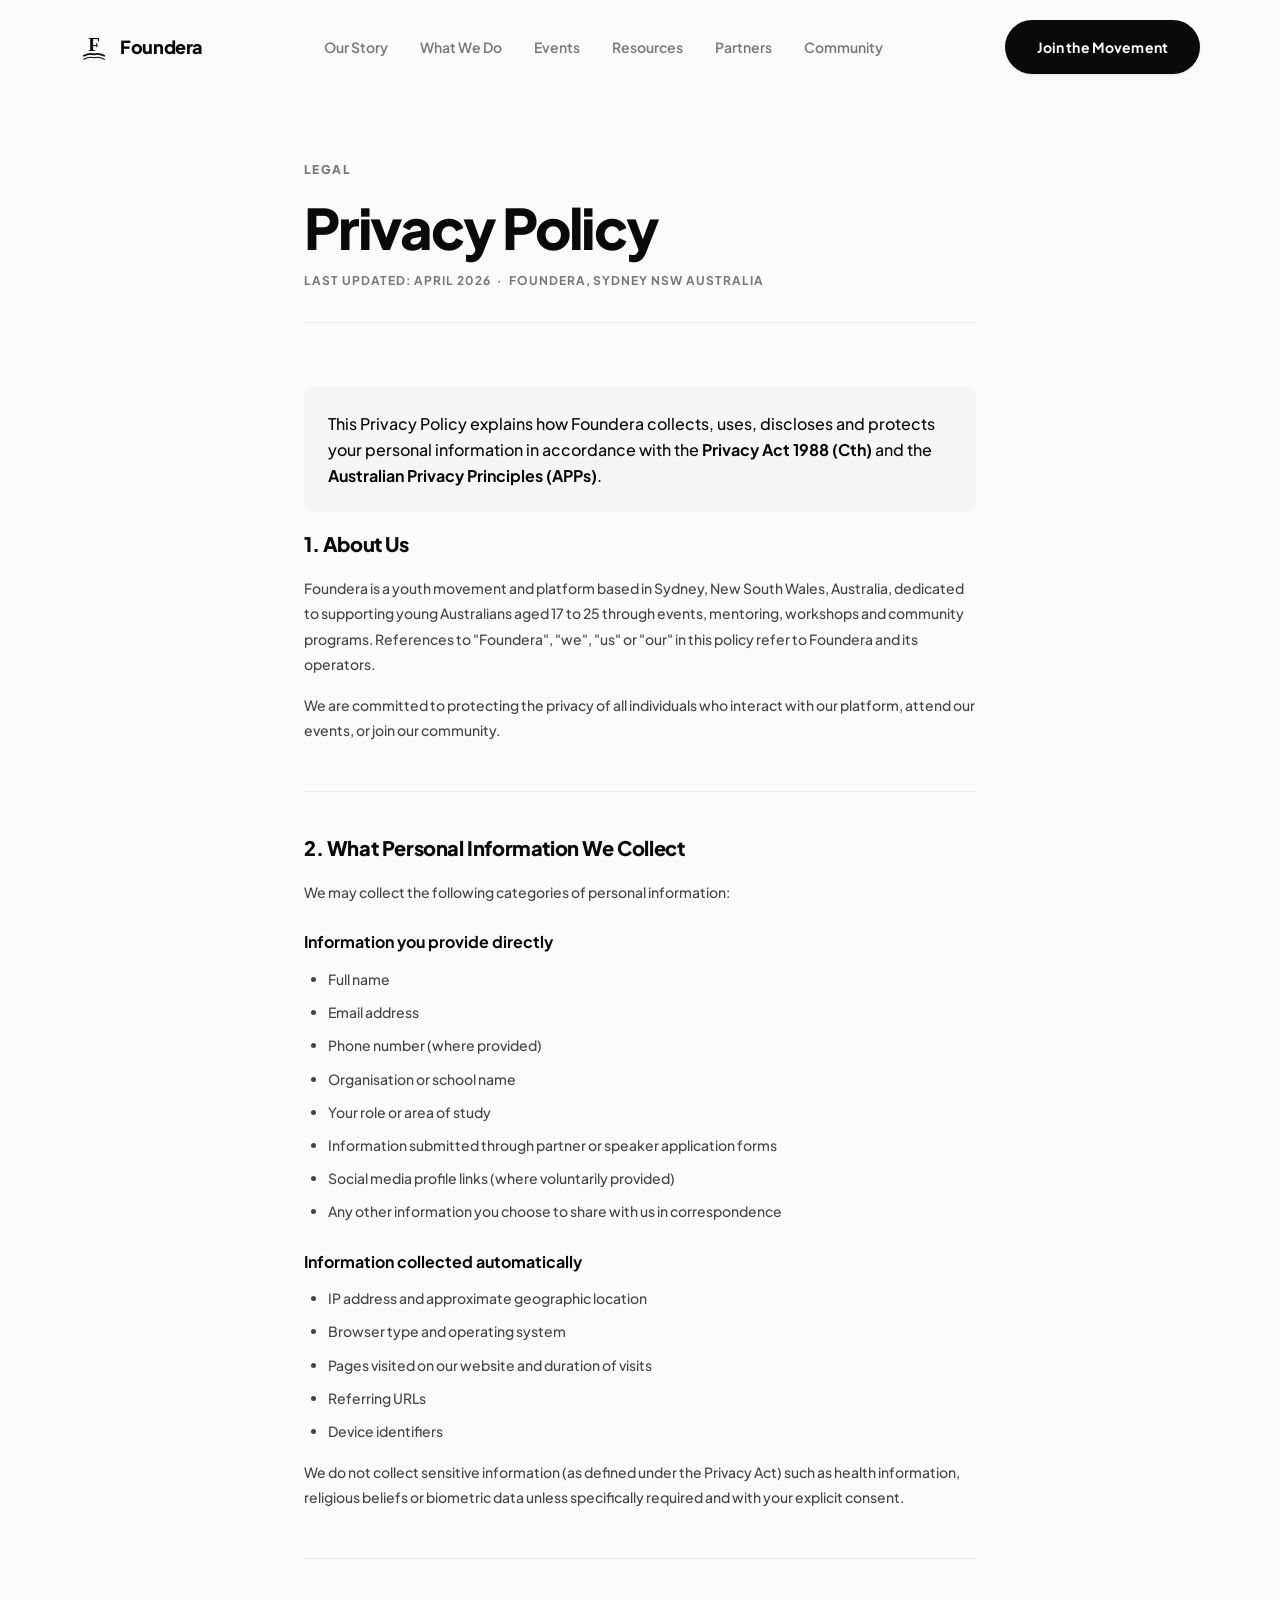
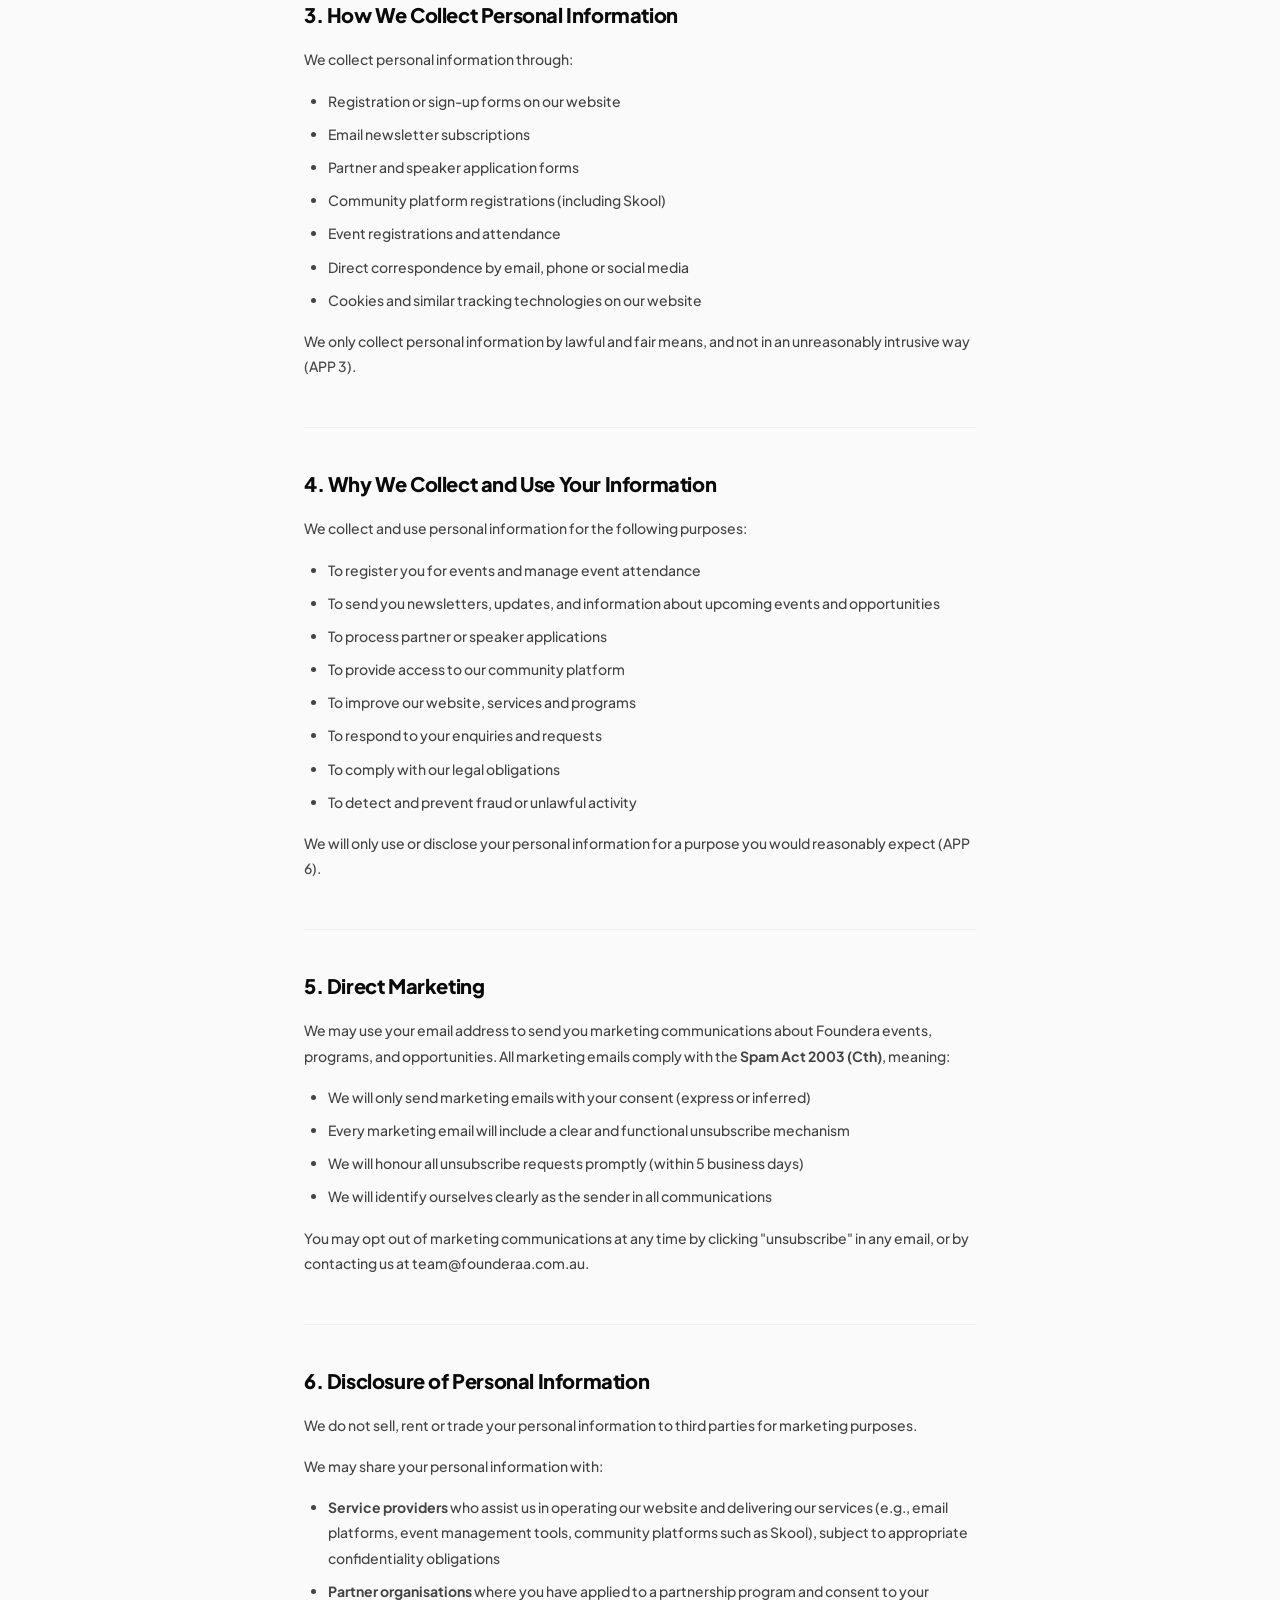
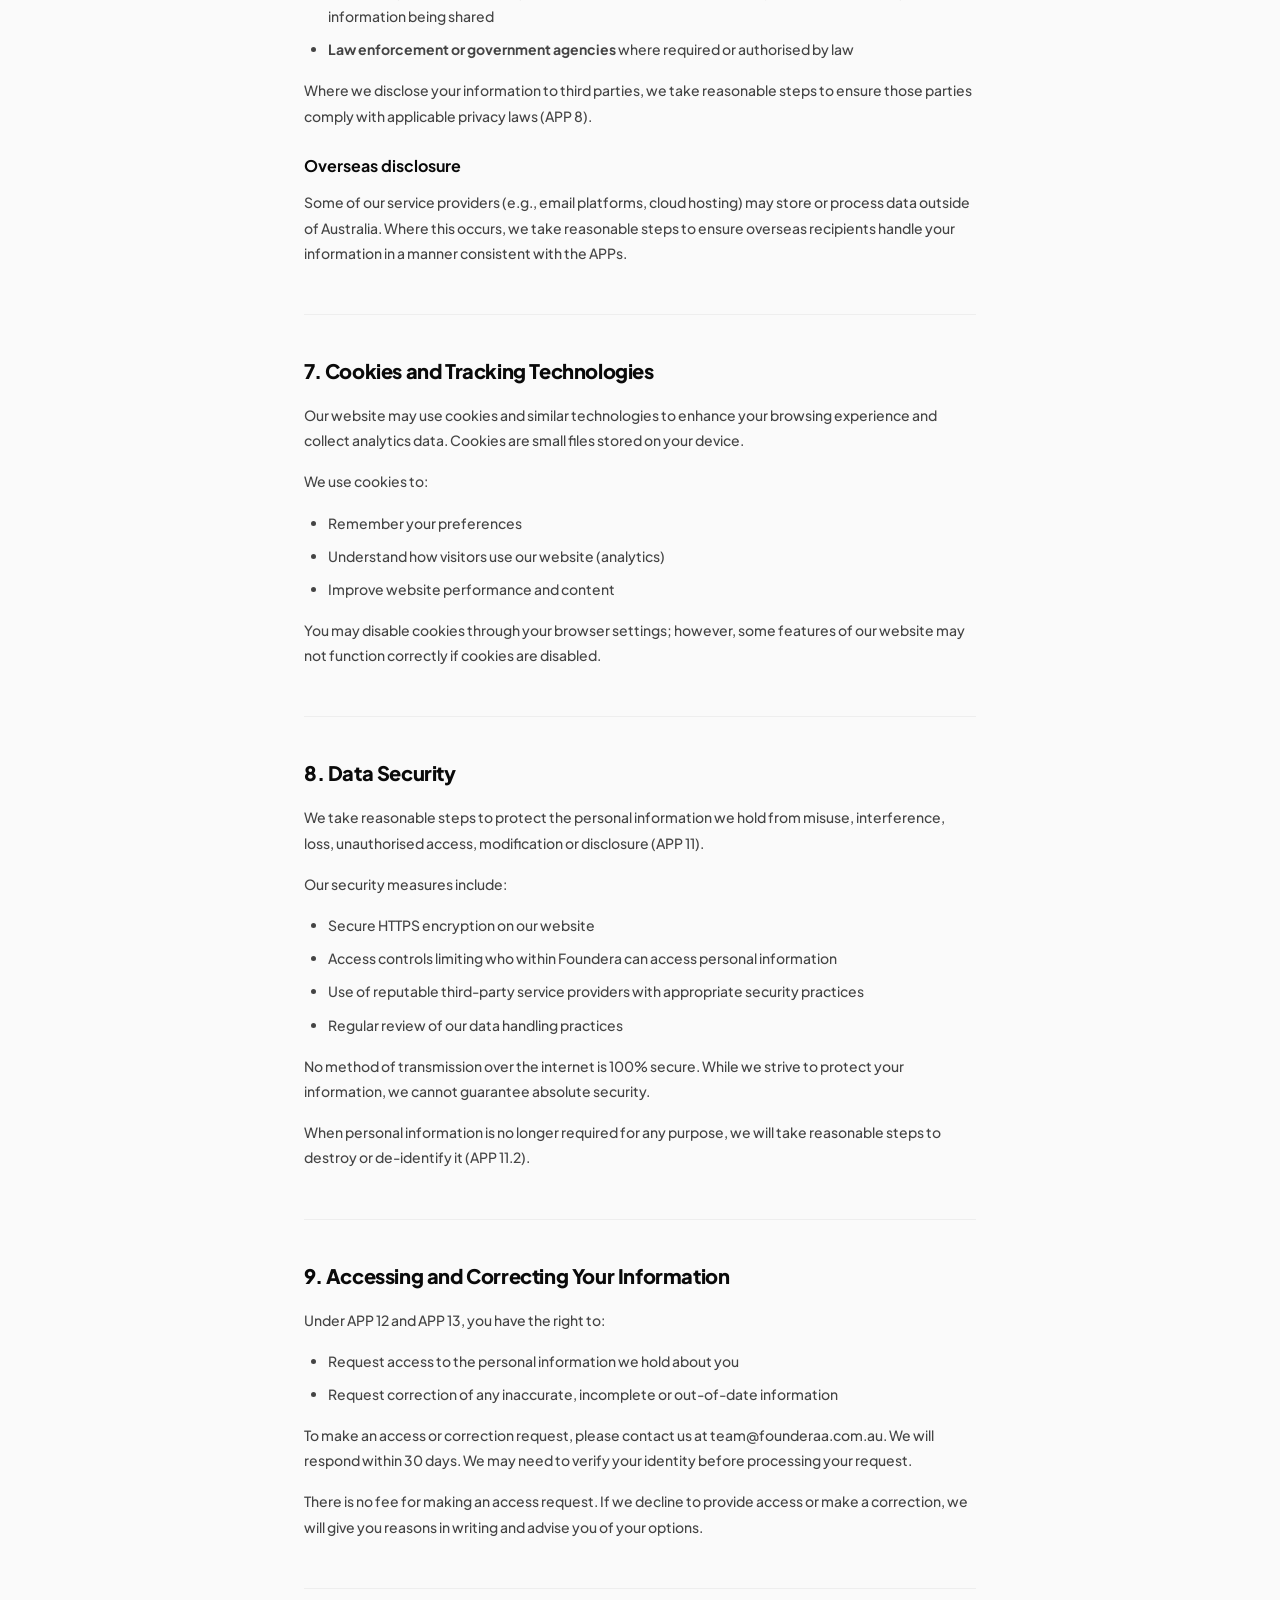
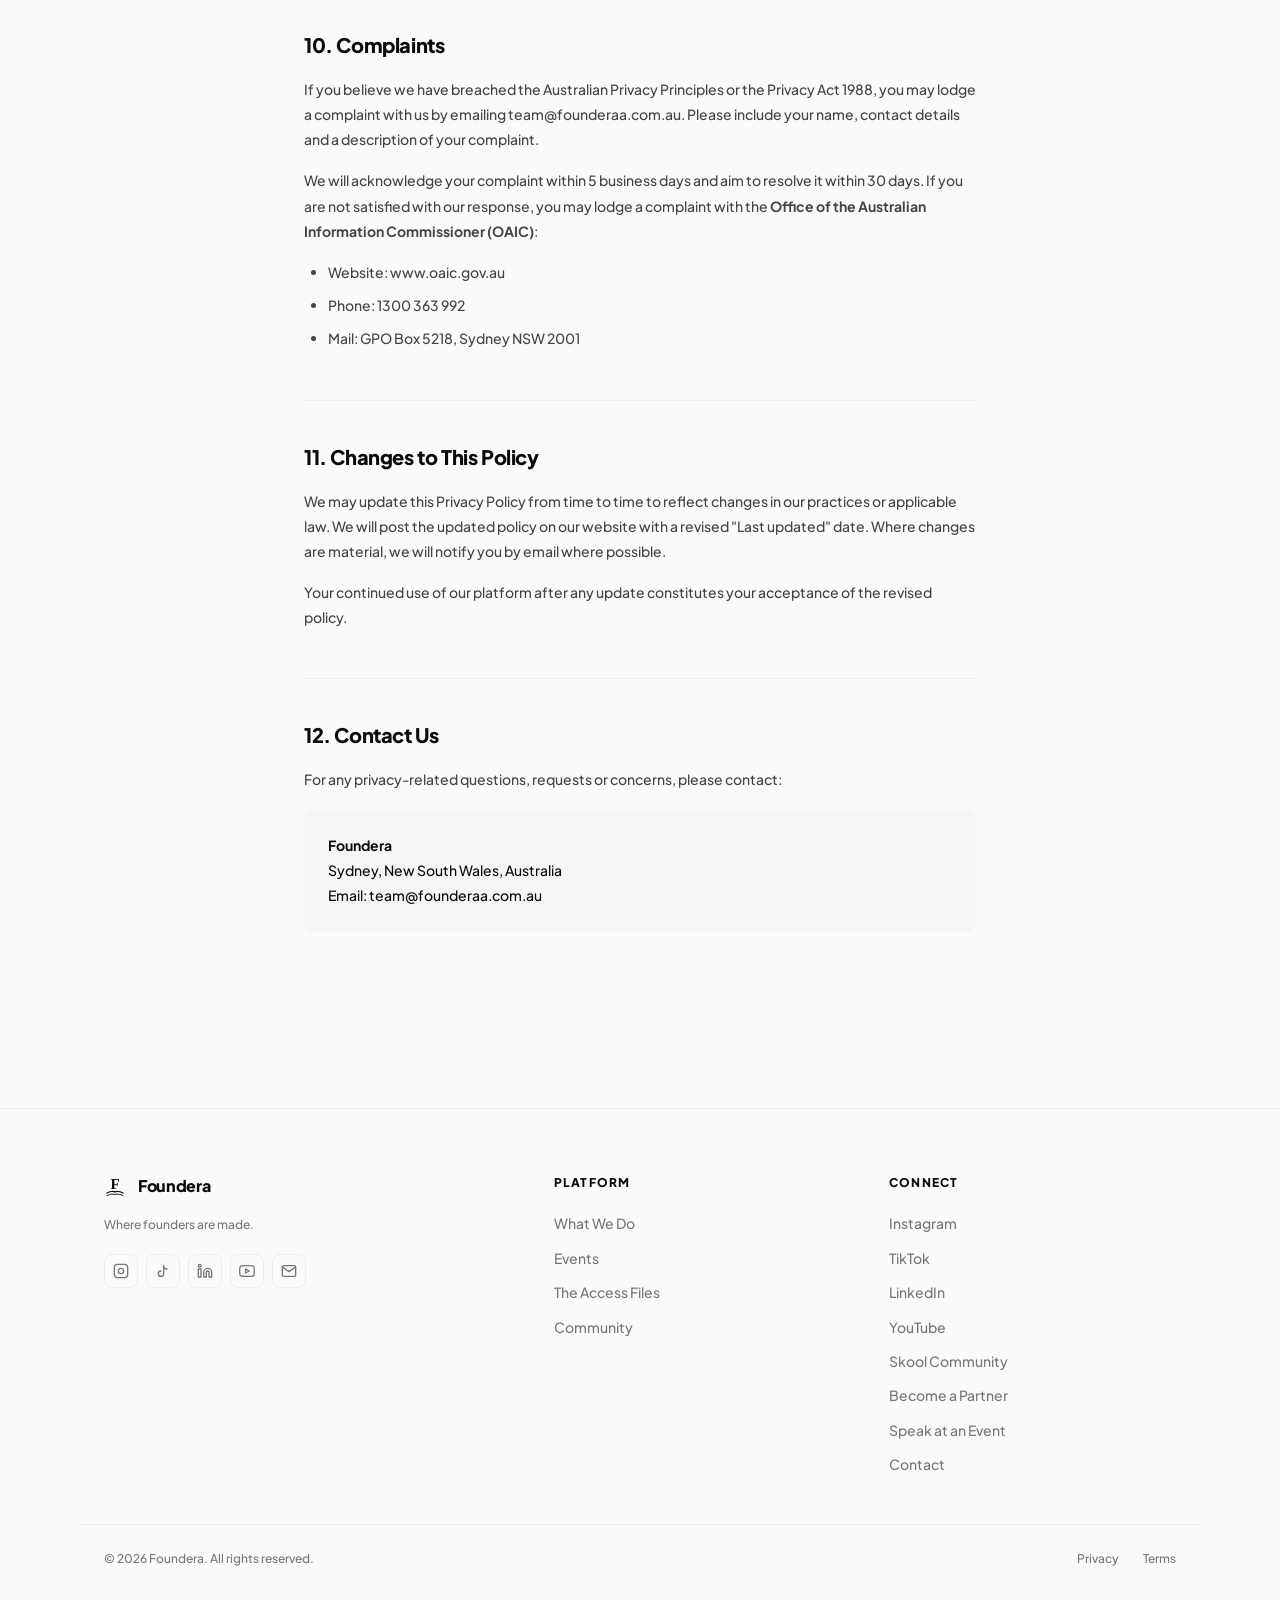
<file: privacy.html>
<!DOCTYPE html>
<html lang="en">
<head>
  <meta charset="UTF-8" />
  <meta name="viewport" content="width=device-width, initial-scale=1.0" />
  <meta name="description" content="Foundera Privacy Policy | how we collect, use and protect your personal information under the Australian Privacy Act 1988." />
  <meta name="theme-color" content="#0A0A0A" />
  <title>Privacy Policy | Foundera</title>
  <link rel="icon" type="image/svg+xml" href="data:image/svg+xml,%3Csvg xmlns='http://www.w3.org/2000/svg' viewBox='0 0 32 38' fill='none'%3E%3Ctext x='16' y='25' text-anchor='middle' font-family='Georgia%2Cserif' font-size='26' font-weight='700' fill='%230A0A0A'%3EF%3C%2Ftext%3E%3Cpath d='M2 31 Q10 27 16 29 Q22 27 30 31' stroke='%230A0A0A' stroke-width='2.2' stroke-linecap='round' fill='none'/%3E%3Cpath d='M2 35.5 Q10 31.5 16 33.5 Q22 31.5 30 35.5' stroke='%230A0A0A' stroke-width='1.5' stroke-linecap='round' fill='none'/%3E%3C%2Fsvg%3E" />
  <link rel="preconnect" href="https://fonts.googleapis.com" />
  <link rel="preconnect" href="https://fonts.gstatic.com" crossorigin />
  <link rel="stylesheet" href="style.css" />
  <style>
    .legal-page { max-width: 720px; margin: 0 auto; padding: 160px var(--sp-6) var(--sp-32); }
    .legal-page h1 { font-size: clamp(2.25rem, 5vw, 3.5rem); font-weight: var(--fw-black); letter-spacing: var(--ls-tightest); line-height: 1; margin-bottom: var(--sp-4); }
    .legal-meta { font-size: var(--text-xs); color: var(--color-grey); font-weight: var(--fw-bold); letter-spacing: .08em; text-transform: uppercase; margin-bottom: var(--sp-16); padding-bottom: var(--sp-8); border-bottom: 1px solid var(--color-border); }
    .legal-section { margin-bottom: var(--sp-12); }
    .legal-section h2 { font-size: var(--text-xl); font-weight: var(--fw-black); letter-spacing: var(--ls-tight); margin-bottom: var(--sp-4); }
    .legal-section h3 { font-size: var(--text-base); font-weight: var(--fw-bold); margin-bottom: var(--sp-3); margin-top: var(--sp-6); }
    .legal-section p { font-size: var(--text-sm); color: #444; line-height: 1.8; margin-bottom: var(--sp-4); }
    .legal-section ul { padding-left: var(--sp-6); margin-bottom: var(--sp-4); }
    .legal-section ul li { font-size: var(--text-sm); color: #444; line-height: 1.8; margin-bottom: var(--sp-2); list-style: disc; }
    .legal-divider { height: 1px; background: var(--color-border); margin: var(--sp-10) 0; }
    .legal-highlight { background: #F5F5F5; border-radius: var(--r-sm); padding: var(--sp-6); margin-bottom: var(--sp-4); }
    .legal-highlight p { margin-bottom: 0; color: var(--color-black); font-weight: var(--fw-medium); }
    @media (max-width: 768px) { .legal-page { padding-top: 120px; } }
  </style>
</head>
<body>

  <!-- NAV -->
  <nav class="nav" id="nav">
    <div class="nav-inner">
      <a href="index.html" class="nav-logo">
        <svg width="28" height="28" viewBox="0 0 32 38" fill="none" xmlns="http://www.w3.org/2000/svg">
          <text x="16" y="25" text-anchor="middle" font-family="Georgia,'Times New Roman',serif" font-size="26" font-weight="700" fill="currentColor">F</text>
          <path d="M2 31 Q10 27 16 29 Q22 27 30 31" stroke="currentColor" stroke-width="2.2" stroke-linecap="round" fill="none"/>
          <path d="M2 35.5 Q10 31.5 16 33.5 Q22 31.5 30 35.5" stroke="currentColor" stroke-width="1.5" stroke-linecap="round" fill="none"/>
        </svg>
        <span class="nav-logo-word">Foundera</span>
      </a>
      <ul class="nav-links">
        <li><a href="about.html"       class="nav-link">Our Story</a></li>
        <li><a href="what-we-do.html" class="nav-link">What We Do</a></li>
        <li><a href="events.html"     class="nav-link">Events</a></li>
        <li><a href="resources.html" class="nav-link">Resources</a></li>
        <li><a href="partners.html"   class="nav-link">Partners</a></li>
        <li><a href="community.html"  class="nav-link">Community</a></li>
      </ul>
      <a href="community.html" class="btn btn-primary">Join the Movement</a>
    </div>
  </nav>

  <main>
    <div class="legal-page">

      <p class="label" style="margin-bottom:var(--sp-5)">Legal</p>
      <h1>Privacy Policy</h1>
      <p class="legal-meta">Last updated: April 2026 &nbsp;·&nbsp; Foundera, Sydney NSW Australia</p>

      <div class="legal-highlight">
        <p>This Privacy Policy explains how Foundera collects, uses, discloses and protects your personal information in accordance with the <strong>Privacy Act 1988 (Cth)</strong> and the <strong>Australian Privacy Principles (APPs)</strong>.</p>
      </div>

      <!-- 1 -->
      <div class="legal-section">
        <h2>1. About Us</h2>
        <p>Foundera is a youth movement and platform based in Sydney, New South Wales, Australia, dedicated to supporting young Australians aged 17 to 25 through events, mentoring, workshops and community programs. References to "Foundera", "we", "us" or "our" in this policy refer to Foundera and its operators.</p>
        <p>We are committed to protecting the privacy of all individuals who interact with our platform, attend our events, or join our community.</p>
      </div>

      <div class="legal-divider"></div>

      <!-- 2 -->
      <div class="legal-section">
        <h2>2. What Personal Information We Collect</h2>
        <p>We may collect the following categories of personal information:</p>
        <h3>Information you provide directly</h3>
        <ul>
          <li>Full name</li>
          <li>Email address</li>
          <li>Phone number (where provided)</li>
          <li>Organisation or school name</li>
          <li>Your role or area of study</li>
          <li>Information submitted through partner or speaker application forms</li>
          <li>Social media profile links (where voluntarily provided)</li>
          <li>Any other information you choose to share with us in correspondence</li>
        </ul>
        <h3>Information collected automatically</h3>
        <ul>
          <li>IP address and approximate geographic location</li>
          <li>Browser type and operating system</li>
          <li>Pages visited on our website and duration of visits</li>
          <li>Referring URLs</li>
          <li>Device identifiers</li>
        </ul>
        <p>We do not collect sensitive information (as defined under the Privacy Act) such as health information, religious beliefs or biometric data unless specifically required and with your explicit consent.</p>
      </div>

      <div class="legal-divider"></div>

      <!-- 3 -->
      <div class="legal-section">
        <h2>3. How We Collect Personal Information</h2>
        <p>We collect personal information through:</p>
        <ul>
          <li>Registration or sign-up forms on our website</li>
          <li>Email newsletter subscriptions</li>
          <li>Partner and speaker application forms</li>
          <li>Community platform registrations (including Skool)</li>
          <li>Event registrations and attendance</li>
          <li>Direct correspondence by email, phone or social media</li>
          <li>Cookies and similar tracking technologies on our website</li>
        </ul>
        <p>We only collect personal information by lawful and fair means, and not in an unreasonably intrusive way (APP 3).</p>
      </div>

      <div class="legal-divider"></div>

      <!-- 4 -->
      <div class="legal-section">
        <h2>4. Why We Collect and Use Your Information</h2>
        <p>We collect and use personal information for the following purposes:</p>
        <ul>
          <li>To register you for events and manage event attendance</li>
          <li>To send you newsletters, updates, and information about upcoming events and opportunities</li>
          <li>To process partner or speaker applications</li>
          <li>To provide access to our community platform</li>
          <li>To improve our website, services and programs</li>
          <li>To respond to your enquiries and requests</li>
          <li>To comply with our legal obligations</li>
          <li>To detect and prevent fraud or unlawful activity</li>
        </ul>
        <p>We will only use or disclose your personal information for a purpose you would reasonably expect (APP 6).</p>
      </div>

      <div class="legal-divider"></div>

      <!-- 5 -->
      <div class="legal-section">
        <h2>5. Direct Marketing</h2>
        <p>We may use your email address to send you marketing communications about Foundera events, programs, and opportunities. All marketing emails comply with the <strong>Spam Act 2003 (Cth)</strong>, meaning:</p>
        <ul>
          <li>We will only send marketing emails with your consent (express or inferred)</li>
          <li>Every marketing email will include a clear and functional unsubscribe mechanism</li>
          <li>We will honour all unsubscribe requests promptly (within 5 business days)</li>
          <li>We will identify ourselves clearly as the sender in all communications</li>
        </ul>
        <p>You may opt out of marketing communications at any time by clicking "unsubscribe" in any email, or by contacting us at <a href="mailto:team@founderaa.com.au">team@founderaa.com.au</a>.</p>
      </div>

      <div class="legal-divider"></div>

      <!-- 6 -->
      <div class="legal-section">
        <h2>6. Disclosure of Personal Information</h2>
        <p>We do not sell, rent or trade your personal information to third parties for marketing purposes.</p>
        <p>We may share your personal information with:</p>
        <ul>
          <li><strong>Service providers</strong> who assist us in operating our website and delivering our services (e.g., email platforms, event management tools, community platforms such as Skool), subject to appropriate confidentiality obligations</li>
          <li><strong>Partner organisations</strong> where you have applied to a partnership program and consent to your information being shared</li>
          <li><strong>Law enforcement or government agencies</strong> where required or authorised by law</li>
        </ul>
        <p>Where we disclose your information to third parties, we take reasonable steps to ensure those parties comply with applicable privacy laws (APP 8).</p>
        <h3>Overseas disclosure</h3>
        <p>Some of our service providers (e.g., email platforms, cloud hosting) may store or process data outside of Australia. Where this occurs, we take reasonable steps to ensure overseas recipients handle your information in a manner consistent with the APPs.</p>
      </div>

      <div class="legal-divider"></div>

      <!-- 7 -->
      <div class="legal-section">
        <h2>7. Cookies and Tracking Technologies</h2>
        <p>Our website may use cookies and similar technologies to enhance your browsing experience and collect analytics data. Cookies are small files stored on your device.</p>
        <p>We use cookies to:</p>
        <ul>
          <li>Remember your preferences</li>
          <li>Understand how visitors use our website (analytics)</li>
          <li>Improve website performance and content</li>
        </ul>
        <p>You may disable cookies through your browser settings; however, some features of our website may not function correctly if cookies are disabled.</p>
      </div>

      <div class="legal-divider"></div>

      <!-- 8 -->
      <div class="legal-section">
        <h2>8. Data Security</h2>
        <p>We take reasonable steps to protect the personal information we hold from misuse, interference, loss, unauthorised access, modification or disclosure (APP 11).</p>
        <p>Our security measures include:</p>
        <ul>
          <li>Secure HTTPS encryption on our website</li>
          <li>Access controls limiting who within Foundera can access personal information</li>
          <li>Use of reputable third-party service providers with appropriate security practices</li>
          <li>Regular review of our data handling practices</li>
        </ul>
        <p>No method of transmission over the internet is 100% secure. While we strive to protect your information, we cannot guarantee absolute security.</p>
        <p>When personal information is no longer required for any purpose, we will take reasonable steps to destroy or de-identify it (APP 11.2).</p>
      </div>

      <div class="legal-divider"></div>

      <!-- 9 -->
      <div class="legal-section">
        <h2>9. Accessing and Correcting Your Information</h2>
        <p>Under APP 12 and APP 13, you have the right to:</p>
        <ul>
          <li>Request access to the personal information we hold about you</li>
          <li>Request correction of any inaccurate, incomplete or out-of-date information</li>
        </ul>
        <p>To make an access or correction request, please contact us at <a href="mailto:team@founderaa.com.au">team@founderaa.com.au</a>. We will respond within 30 days. We may need to verify your identity before processing your request.</p>
        <p>There is no fee for making an access request. If we decline to provide access or make a correction, we will give you reasons in writing and advise you of your options.</p>
      </div>

      <div class="legal-divider"></div>

      <!-- 10 -->
      <div class="legal-section">
        <h2>10. Complaints</h2>
        <p>If you believe we have breached the Australian Privacy Principles or the Privacy Act 1988, you may lodge a complaint with us by emailing <a href="mailto:team@founderaa.com.au">team@founderaa.com.au</a>. Please include your name, contact details and a description of your complaint.</p>
        <p>We will acknowledge your complaint within 5 business days and aim to resolve it within 30 days. If you are not satisfied with our response, you may lodge a complaint with the <strong>Office of the Australian Information Commissioner (OAIC)</strong>:</p>
        <ul>
          <li>Website: <a href="https://www.oaic.gov.au" target="_blank" rel="noopener noreferrer">www.oaic.gov.au</a></li>
          <li>Phone: 1300 363 992</li>
          <li>Mail: GPO Box 5218, Sydney NSW 2001</li>
        </ul>
      </div>

      <div class="legal-divider"></div>

      <!-- 11 -->
      <div class="legal-section">
        <h2>11. Changes to This Policy</h2>
        <p>We may update this Privacy Policy from time to time to reflect changes in our practices or applicable law. We will post the updated policy on our website with a revised "Last updated" date. Where changes are material, we will notify you by email where possible.</p>
        <p>Your continued use of our platform after any update constitutes your acceptance of the revised policy.</p>
      </div>

      <div class="legal-divider"></div>

      <!-- 12 -->
      <div class="legal-section">
        <h2>12. Contact Us</h2>
        <p>For any privacy-related questions, requests or concerns, please contact:</p>
        <div class="legal-highlight">
          <p><strong>Foundera</strong><br>
          Sydney, New South Wales, Australia<br>
          Email: <a href="mailto:team@founderaa.com.au">team@founderaa.com.au</a></p>
        </div>
      </div>

    </div>
  </main>

  <!-- FOOTER -->
  <footer class="footer">
    <div class="footer-grid">
      <div>
        <a href="index.html" class="nav-logo" style="margin-bottom:var(--sp-4)">
          <svg width="22" height="22" viewBox="0 0 32 38" fill="none" xmlns="http://www.w3.org/2000/svg">
            <text x="16" y="25" text-anchor="middle" font-family="Georgia,'Times New Roman',serif" font-size="26" font-weight="700" fill="currentColor">F</text>
            <path d="M2 31 Q10 27 16 29 Q22 27 30 31" stroke="currentColor" stroke-width="2.2" stroke-linecap="round" fill="none"/>
            <path d="M2 35.5 Q10 31.5 16 33.5 Q22 31.5 30 35.5" stroke="currentColor" stroke-width="1.5" stroke-linecap="round" fill="none"/>
          </svg>
          <span class="nav-logo-word" style="font-size:var(--text-base)">Foundera</span>
        </a>
        <p class="footer-brand-tagline">Where founders are made.</p>
        <div class="footer-social">
          <a href="https://www.instagram.com/foundera.au" target="_blank" rel="noopener noreferrer" class="footer-social-icon" aria-label="Instagram"><svg width="16" height="16" viewBox="0 0 24 24" fill="none" stroke="currentColor" stroke-width="2" stroke-linecap="round" stroke-linejoin="round"><rect x="2" y="2" width="20" height="20" rx="5"/><circle cx="12" cy="12" r="4"/><circle cx="17.5" cy="6.5" r="0.5" fill="currentColor" stroke="none"/></svg></a>
          <a href="https://www.tiktok.com/@foundera.au" target="_blank" rel="noopener noreferrer" class="footer-social-icon" aria-label="TikTok"><svg width="16" height="16" viewBox="0 0 24 24" fill="none" stroke="currentColor" stroke-width="2" stroke-linecap="round" stroke-linejoin="round"><path d="M9 12a4 4 0 1 0 4 4V4a5 5 0 0 0 5 5"/></svg></a>
          <a href="https://www.linkedin.com/company/founderaau" target="_blank" rel="noopener noreferrer" class="footer-social-icon" aria-label="LinkedIn"><svg width="16" height="16" viewBox="0 0 24 24" fill="none" stroke="currentColor" stroke-width="2" stroke-linecap="round" stroke-linejoin="round"><path d="M16 8a6 6 0 0 1 6 6v7h-4v-7a2 2 0 0 0-2-2 2 2 0 0 0-2 2v7h-4v-7a6 6 0 0 1 6-6z"/><rect x="2" y="9" width="4" height="12"/><circle cx="4" cy="4" r="2"/></svg></a>
          <a href="https://www.youtube.com/@Founderaa" target="_blank" rel="noopener noreferrer" class="footer-social-icon" aria-label="YouTube"><svg width="16" height="16" viewBox="0 0 24 24" fill="none" stroke="currentColor" stroke-width="2" stroke-linecap="round" stroke-linejoin="round"><path d="M22.54 6.42a2.78 2.78 0 0 0-1.95-1.96C18.88 4 12 4 12 4s-6.88 0-8.59.46a2.78 2.78 0 0 0-1.95 1.96A29 29 0 0 0 1 12a29 29 0 0 0 .46 5.58A2.78 2.78 0 0 0 3.41 19.5C5.12 20 12 20 12 20s6.88 0 8.59-.46a2.78 2.78 0 0 0 1.95-1.96A29 29 0 0 0 23 12a29 29 0 0 0-.46-5.58z"/><polygon points="9.75 15.02 15.5 12 9.75 8.98 9.75 15.02"/></svg></a>
          <a href="mailto:team@founderaa.com.au" class="footer-social-icon" aria-label="Email"><svg width="16" height="16" viewBox="0 0 24 24" fill="none" stroke="currentColor" stroke-width="2" stroke-linecap="round" stroke-linejoin="round"><path d="M4 4h16c1.1 0 2 .9 2 2v12c0 1.1-.9 2-2 2H4c-1.1 0-2-.9-2-2V6c0-1.1.9-2 2-2z"/><polyline points="22,6 12,13 2,6"/></svg></a>
        </div>
      </div>
      <div>
        <p class="footer-col-title">Platform</p>
        <nav class="footer-col-links">
          <a href="what-we-do.html" class="footer-link">What We Do</a>
          <a href="events.html"     class="footer-link">Events</a>
          <a href="resources.html" class="footer-link">The Access Files</a>
          <a href="community.html"  class="footer-link">Community</a>
        </nav>
      </div>
      <div>
        <p class="footer-col-title">Connect</p>
        <nav class="footer-col-links">
          <a href="https://www.instagram.com/foundera.au" target="_blank" rel="noopener noreferrer" class="footer-link">Instagram</a>
          <a href="https://www.tiktok.com/@foundera.au" target="_blank" rel="noopener noreferrer" class="footer-link">TikTok</a>
          <a href="https://www.linkedin.com/company/founderaau" target="_blank" rel="noopener noreferrer" class="footer-link">LinkedIn</a>
          <a href="https://www.youtube.com/@Founderaa" target="_blank" rel="noopener noreferrer" class="footer-link">YouTube</a>
          <a href="https://www.skool.com" target="_blank" rel="noopener noreferrer" class="footer-link">Skool Community</a>
          <a href="partners.html"                                           class="footer-link">Become a Partner</a>
          <a href="partners.html#speak"                                     class="footer-link">Speak at an Event</a>
          <a href="mailto:team@founderaa.com.au"                            class="footer-link">Contact</a>
        </nav>
      </div>
    </div>
    <div class="footer-bottom">
      <p class="footer-copy">© 2026 Foundera. All rights reserved.</p>
      <div class="footer-legal"><a href="privacy.html">Privacy</a><a href="terms.html">Terms</a></div>
    </div>
  </footer>

  <script>
    (function(){var nav=document.getElementById('nav'),last=0,tick=false;window.addEventListener('scroll',function(){if(!tick){requestAnimationFrame(function(){var y=window.scrollY;nav.classList.toggle('scrolled',y>10);nav.classList.toggle('hidden',y>last&&y>80);last=y;tick=false;});tick=true;}},{passive:true});})();
  </script>
</body>
</html>
</file>
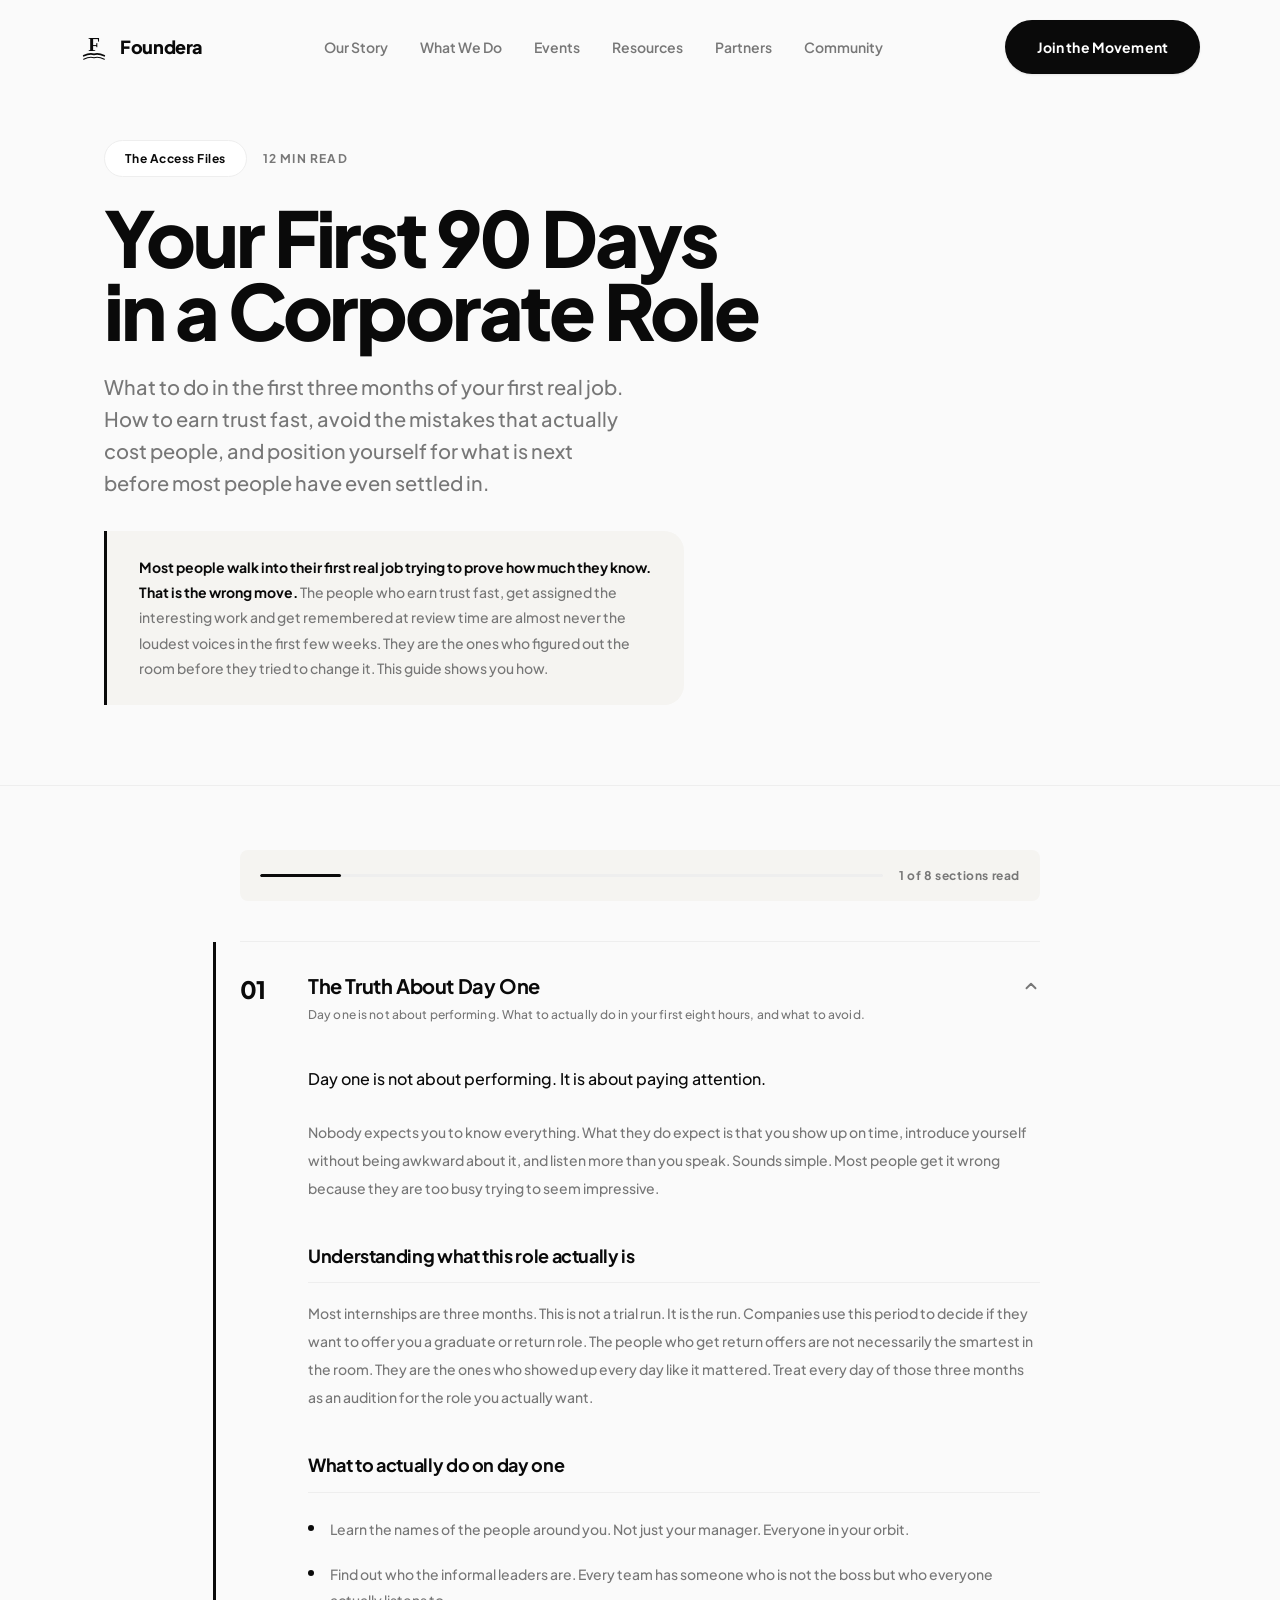
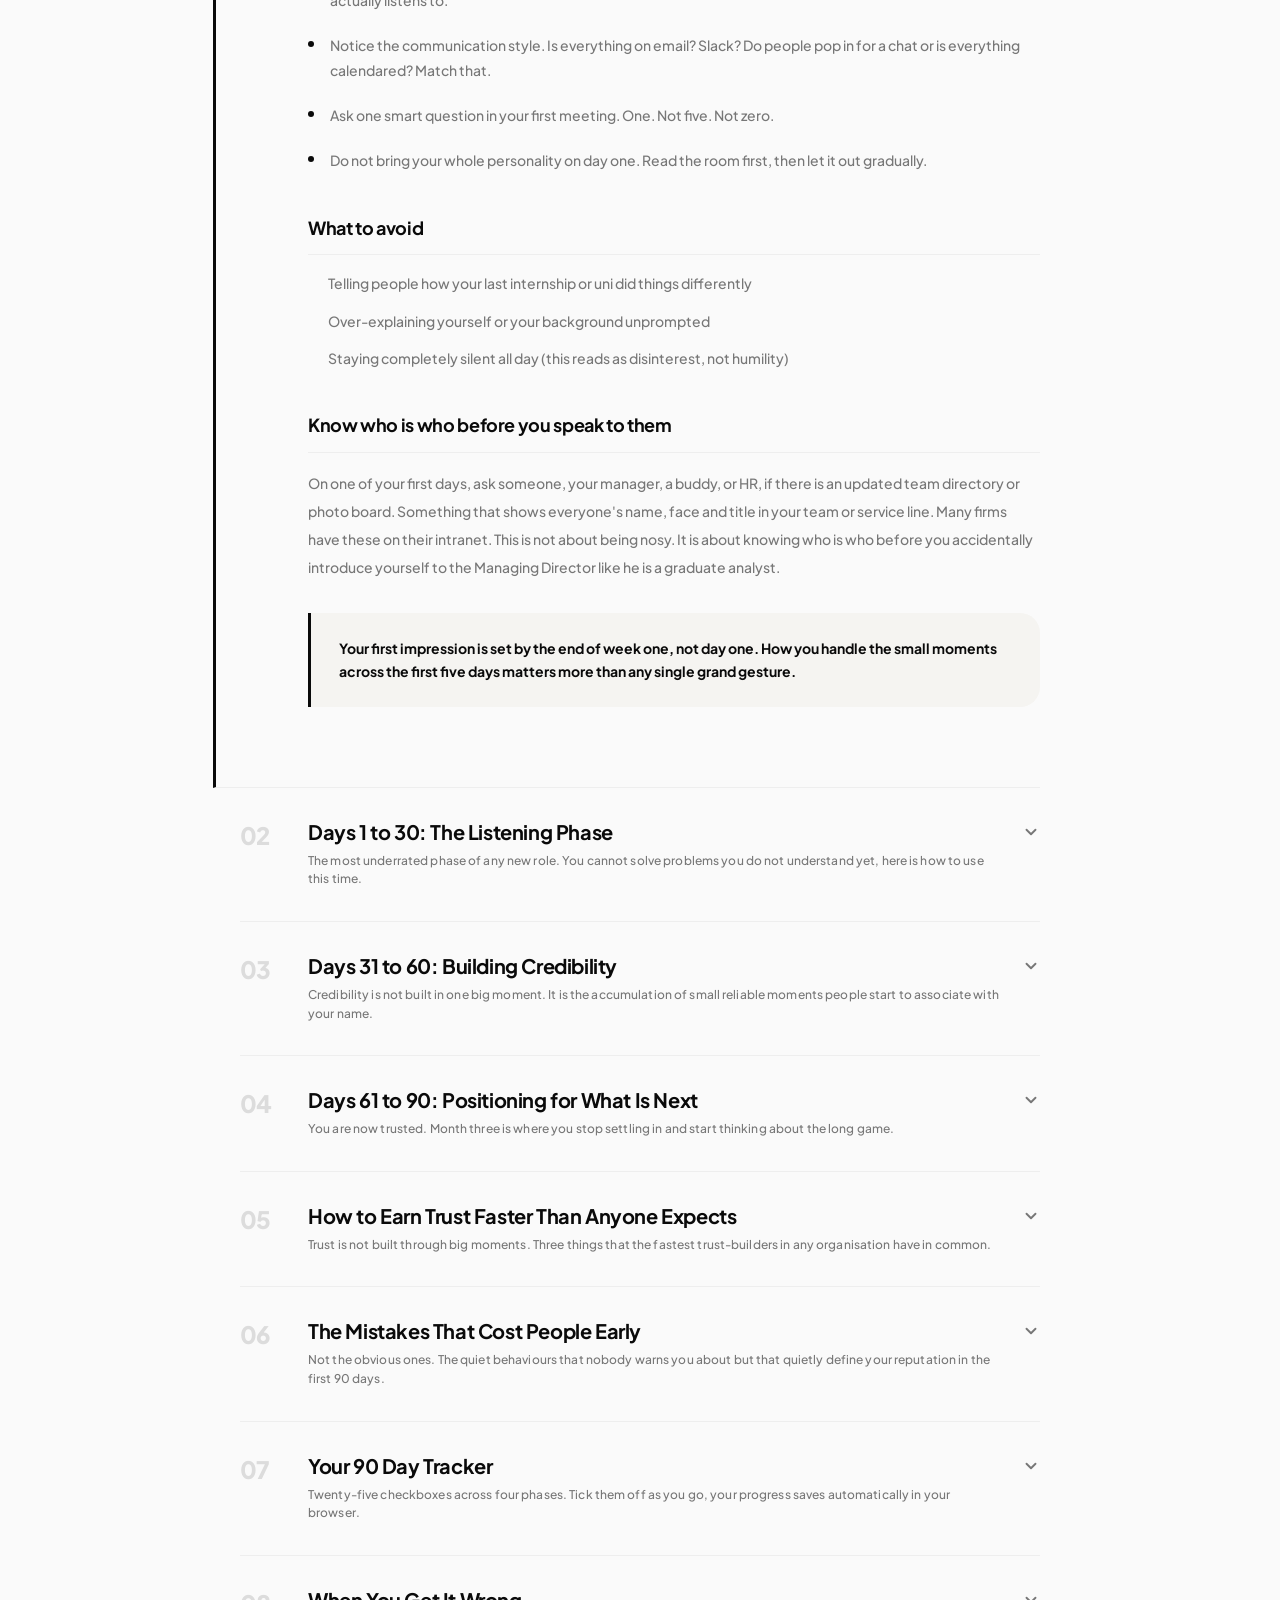
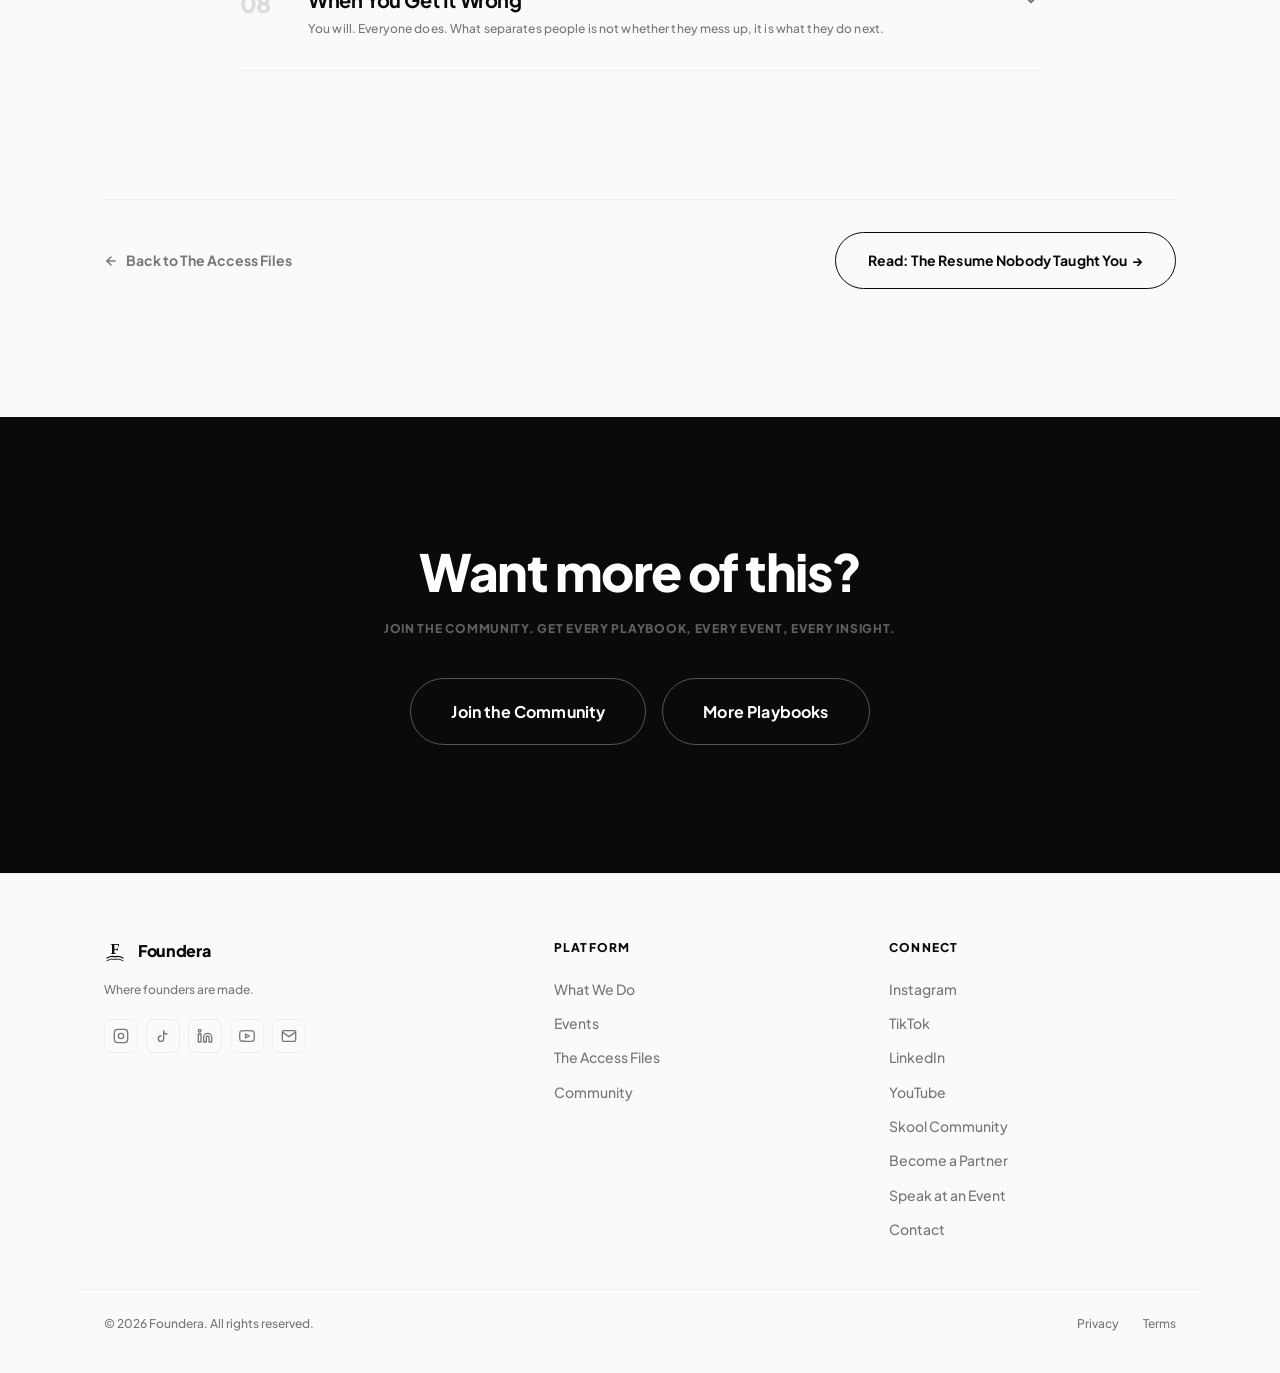
<file: resource-90days.html>
<!DOCTYPE html>
<html lang="en">
<head>
  <meta charset="UTF-8" />
  <meta name="viewport" content="width=device-width, initial-scale=1.0" />
  <meta name="description" content="Your First 90 Days in a Corporate Role | Foundera, How to earn trust fast, avoid the early mistakes, and position yourself before most people have settled in." />
  <meta name="theme-color" content="#0A0A0A" />
  <title>Your First 90 Days | Foundera</title>
  <link rel="icon" type="image/svg+xml" href="data:image/svg+xml,%3Csvg xmlns='http://www.w3.org/2000/svg' viewBox='0 0 32 38' fill='none'%3E%3Ctext x='16' y='25' text-anchor='middle' font-family='Georgia%2Cserif' font-size='26' font-weight='700' fill='%230A0A0A'%3EF%3C%2Ftext%3E%3Cpath d='M2 31 Q10 27 16 29 Q22 27 30 31' stroke='%230A0A0A' stroke-width='2.2' stroke-linecap='round' fill='none'/%3E%3Cpath d='M2 35.5 Q10 31.5 16 33.5 Q22 31.5 30 35.5' stroke='%230A0A0A' stroke-width='1.5' stroke-linecap='round' fill='none'/%3E%3C%2Fsvg%3E" />
  <link rel="preconnect" href="https://fonts.googleapis.com" />
  <link rel="preconnect" href="https://fonts.gstatic.com" crossorigin />
  <link rel="stylesheet" href="style.css" />
  <style>
    .resource-hero {
      padding: 140px 0 var(--sp-20);
      border-bottom: 1px solid var(--color-border);
    }
    .resource-meta {
      display: flex;
      align-items: center;
      gap: var(--sp-4);
      margin-bottom: var(--sp-6);
      flex-wrap: wrap;
    }
    .resource-read-time {
      font-size: var(--text-xs);
      font-weight: var(--fw-bold);
      color: var(--color-grey);
      letter-spacing: .1em;
      text-transform: uppercase;
    }
    .resource-hero-h1 {
      font-size: clamp(2.5rem, 6vw, 5rem);
      font-weight: var(--fw-black);
      letter-spacing: var(--ls-tightest);
      line-height: .95;
      margin-bottom: var(--sp-6);
    }
    .resource-hero-sub {
      font-size: clamp(var(--text-base), 1.8vw, var(--text-xl));
      font-weight: var(--fw-medium);
      color: var(--color-grey);
      max-width: 520px;
      line-height: 1.6;
      margin-bottom: var(--sp-8);
    }
    .resource-intro-note {
      font-size: var(--text-sm);
      color: var(--color-grey);
      font-weight: var(--fw-medium);
      max-width: 580px;
      line-height: 1.8;
      padding: var(--sp-6) var(--sp-8);
      border-left: 3px solid var(--color-black);
      background: var(--color-off-white);
      border-radius: 0 var(--r-card) var(--r-card) 0;
    }
    .resource-intro-note strong { color: var(--color-black); font-weight: var(--fw-bold); }

    /* ── Accordion: redesigned for clarity and breathing room ── */
    .acc-wrap { max-width: 800px; margin: 0 auto; }
    .acc-list { border-top: 1px solid var(--color-border); }

    .acc-item {
      border-bottom: 1px solid var(--color-border);
      transition: border-left-color .25s ease, padding-left .25s ease;
    }
    .acc-item.acc-open {
      border-left: 3px solid var(--color-black);
      padding-left: var(--sp-6);
      margin-left: calc(-3px - var(--sp-6));
    }

    .acc-trigger {
      width: 100%;
      display: flex;
      align-items: flex-start;
      gap: var(--sp-5);
      padding: var(--sp-8) 0;
      background: none;
      border: none;
      cursor: pointer;
      text-align: left;
    }
    .acc-trigger:hover .acc-title { opacity: .7; }

    .acc-num {
      font-size: var(--text-2xl);
      font-weight: var(--fw-black);
      letter-spacing: -.03em;
      color: rgba(10,10,10,.12);
      min-width: 48px;
      line-height: 1;
      padding-top: 3px;
      transition: color .25s ease;
      flex-shrink: 0;
    }
    .acc-trigger[aria-expanded="true"] .acc-num { color: var(--color-black); }

    .acc-title-group {
      flex: 1;
      display: flex;
      flex-direction: column;
      gap: var(--sp-2);
    }
    .acc-title {
      font-size: clamp(var(--text-base), 2vw, var(--text-xl));
      font-weight: var(--fw-bold);
      letter-spacing: var(--ls-tight);
      color: var(--color-black);
      line-height: 1.2;
      transition: opacity .2s ease;
    }
    .acc-teaser {
      font-size: var(--text-xs);
      font-weight: var(--fw-medium);
      color: var(--color-grey);
      line-height: 1.55;
      letter-spacing: .01em;
    }

    .acc-icon {
      display: flex;
      align-items: center;
      color: var(--color-grey);
      transition: transform .3s cubic-bezier(.4,0,.2,1);
      flex-shrink: 0;
      margin-top: 3px;
    }
    .acc-trigger[aria-expanded="true"] .acc-icon { transform: rotate(180deg); }

    .acc-body {
      max-height: 0;
      overflow: hidden;
      transition: max-height .5s cubic-bezier(.4,0,.2,1);
    }
    .acc-body.is-open { max-height: 8000px; }

    .acc-inner {
      padding: var(--sp-2) 0 var(--sp-12) calc(48px + var(--sp-5));
    }
    .acc-inner > p:first-child {
      font-size: var(--text-base);
      color: var(--color-black);
      line-height: 1.8;
      font-weight: var(--fw-medium);
      margin-bottom: var(--sp-6);
    }
    .acc-inner p {
      font-size: var(--text-sm);
      color: var(--color-grey);
      line-height: 2.0;
      margin-bottom: var(--sp-6);
      font-weight: var(--fw-medium);
    }
    .acc-inner p:last-child { margin-bottom: 0; }
    .acc-inner strong { color: var(--color-black); font-weight: var(--fw-bold); }

    .acc-inner h4 {
      font-size: var(--text-lg);
      font-weight: var(--fw-bold);
      letter-spacing: var(--ls-tight);
      color: var(--color-black);
      margin: var(--sp-10) 0 var(--sp-4);
      padding-bottom: var(--sp-3);
      border-bottom: 1px solid var(--color-border);
    }
    .acc-inner ul {
      margin: var(--sp-4) 0 var(--sp-8);
      display: flex;
      flex-direction: column;
      gap: var(--sp-3);
      list-style: none;
      padding: 0;
    }
    .acc-inner li {
      font-size: var(--text-sm);
      color: var(--color-grey);
      line-height: 1.8;
      font-weight: var(--fw-medium);
      padding-left: var(--sp-5);
      position: relative;
    }
    .acc-inner li::before {
      content: ' ';
      position: absolute;
      left: 0;
      color: rgba(10,10,10,.28);
      font-weight: var(--fw-bold);
    }

    .callout {
      border-left: 3px solid var(--color-black);
      background: var(--color-off-white);
      border-radius: 0 var(--r-card) var(--r-card) 0;
      padding: var(--sp-6) var(--sp-7);
      margin: var(--sp-8) 0;
    }
    .callout p {
      font-size: var(--text-sm) !important;
      color: var(--color-black) !important;
      font-weight: var(--fw-bold) !important;
      line-height: 1.65 !important;
      margin: 0 !important;
    }

    .tip-list { display: flex; flex-direction: column; gap: var(--sp-5); margin: var(--sp-6) 0; }
    .tip-item { display: flex; gap: var(--sp-4); align-items: flex-start; }
    .tip-dot {
      width: 6px; height: 6px; border-radius: 50%;
      background: var(--color-black);
      flex-shrink: 0; margin-top: 8px;
    }
    .tip-text {
      font-size: var(--text-sm);
      color: var(--color-grey);
      line-height: 1.8;
      font-weight: var(--fw-medium);
    }
    .tip-text strong { color: var(--color-black); }

    /* Reading progress bar */
    .acc-progress-bar {
      display: flex;
      align-items: center;
      gap: var(--sp-4);
      margin-bottom: var(--sp-10);
      padding: var(--sp-4) var(--sp-5);
      background: var(--color-off-white);
      border-radius: var(--r-sm);
    }
    .acc-progress-track {
      flex: 1;
      height: 3px;
      background: var(--color-border);
      border-radius: 100px;
      overflow: hidden;
    }
    .acc-progress-fill {
      height: 100%;
      background: var(--color-black);
      border-radius: 100px;
      width: 0%;
      transition: width .4s cubic-bezier(.4,0,.2,1);
    }
    .acc-progress-label {
      font-size: var(--text-xs);
      font-weight: var(--fw-bold);
      color: var(--color-grey);
      white-space: nowrap;
      letter-spacing: .05em;
    }

    /* Interactive checklist */
    .checklist { display: flex; flex-direction: column; gap: var(--sp-3); margin: var(--sp-5) 0; }
    .check-item {
      display: flex;
      align-items: flex-start;
      gap: var(--sp-3);
      cursor: pointer;
      padding: var(--sp-3) var(--sp-4);
      border-radius: 10px;
      border: 1px solid var(--color-border);
      transition: background var(--dur-base) var(--ease-out), border-color var(--dur-base) var(--ease-out);
      background: var(--color-white);
    }
    .check-item:hover { border-color: rgba(10,10,10,.2); }
    .check-item.checked { background: var(--color-off-white); border-color: var(--color-black); }
    .check-box {
      width: 18px; height: 18px;
      border: 2px solid var(--color-border);
      border-radius: 5px;
      flex-shrink: 0;
      margin-top: 1px;
      display: flex;
      align-items: center;
      justify-content: center;
      transition: background var(--dur-base) var(--ease-out), border-color var(--dur-base) var(--ease-out);
    }
    .check-item.checked .check-box {
      background: var(--color-black);
      border-color: var(--color-black);
    }
    .check-tick {
      opacity: 0;
      transition: opacity .15s ease;
    }
    .check-item.checked .check-tick { opacity: 1; }
    .check-label {
      font-size: var(--text-sm);
      color: var(--color-grey);
      line-height: 1.55;
      font-weight: var(--fw-medium);
      transition: color var(--dur-base) var(--ease-out);
    }
    .check-item.checked .check-label {
      color: var(--color-black);
      text-decoration: line-through;
      text-decoration-color: rgba(10,10,10,.3);
    }
    .checklist-group-title {
      font-size: var(--text-xs);
      font-weight: var(--fw-black);
      letter-spacing: .1em;
      text-transform: uppercase;
      color: var(--color-grey);
      margin: var(--sp-6) 0 var(--sp-3);
    }
    .checklist-group-title:first-child { margin-top: 0; }

    .progress-bar-wrap {
      background: var(--color-border);
      border-radius: 100px;
      height: 4px;
      margin: var(--sp-5) 0 var(--sp-3);
      overflow: hidden;
    }
    .progress-bar-fill {
      height: 100%;
      background: var(--color-black);
      border-radius: 100px;
      width: 0%;
      transition: width .35s cubic-bezier(.4,0,.2,1);
    }
    .progress-label {
      font-size: var(--text-xs);
      color: var(--color-grey);
      font-weight: var(--fw-bold);
      letter-spacing: .08em;
    }

    .section-intro { padding: var(--sp-16) 0 0; }
    @media (max-width: 768px) {
      .resource-hero { padding: 120px 0 var(--sp-14); }
      .acc-inner { padding-left: 0; }
    }
  </style>
</head>
<body>

  <!-- NAV -->
  <nav class="nav" id="nav">
    <div class="nav-inner">
      <a href="index.html" class="nav-logo">
        <svg width="28" height="28" viewBox="0 0 32 38" fill="none" xmlns="http://www.w3.org/2000/svg">
          <text x="16" y="25" text-anchor="middle" font-family="Georgia,'Times New Roman',serif" font-size="26" font-weight="700" fill="currentColor">F</text>
          <path d="M2 31 Q10 27 16 29 Q22 27 30 31" stroke="currentColor" stroke-width="2.2" stroke-linecap="round" fill="none"/>
          <path d="M2 35.5 Q10 31.5 16 33.5 Q22 31.5 30 35.5" stroke="currentColor" stroke-width="1.5" stroke-linecap="round" fill="none"/>
        </svg>
        <span class="nav-logo-word">Foundera</span>
      </a>
      <ul class="nav-links">
        <li><a href="about.html"      class="nav-link">Our Story</a></li>
        <li><a href="what-we-do.html" class="nav-link">What We Do</a></li>
        <li><a href="events.html"     class="nav-link">Events</a></li>
        <li><a href="resources.html" class="nav-link">Resources</a></li>
        <li><a href="partners.html"   class="nav-link">Partners</a></li>
        <li><a href="community.html"  class="nav-link">Community</a></li>
      </ul>
      <a href="community.html" class="btn btn-primary">Join the Movement</a>
    </div>
  </nav>

  <main>

    <!-- HERO -->
    <section class="resource-hero">
      <div class="container">
        <div class="resource-meta reveal">
          <span class="pill">The Access Files</span>
          <span class="resource-read-time">12 min read</span>
        </div>
        <h1 class="resource-hero-h1 reveal d1">Your First 90 Days<br>in a Corporate Role</h1>
        <p class="resource-hero-sub reveal d2">What to do in the first three months of your first real job. How to earn trust fast, avoid the mistakes that actually cost people, and position yourself for what is next before most people have even settled in.</p>
        <div class="resource-intro-note reveal d3">
          <strong>Most people walk into their first real job trying to prove how much they know. That is the wrong move.</strong> The people who earn trust fast, get assigned the interesting work and get remembered at review time are almost never the loudest voices in the first few weeks. They are the ones who figured out the room before they tried to change it. This guide shows you how.
        </div>
      </div>
    </section>

    <!-- ACCORDION -->
    <section class="section-intro section">
      <div class="container">
        <div class="acc-wrap">

          <!-- Reading progress -->
          <div class="acc-progress-bar">
            <div class="acc-progress-track"><div class="acc-progress-fill" id="daysProgressFill"></div></div>
            <span class="acc-progress-label" id="daysProgressLabel">0 of 7 sections read</span>
          </div>

          <div class="acc-list">

            <!-- 01 -->
            <div class="acc-item acc-open reveal">
              <button class="acc-trigger" aria-expanded="true" data-acc>
                <span class="acc-num">01</span>
                <div class="acc-title-group">
                  <span class="acc-title">The Truth About Day One</span>
                  <span class="acc-teaser">Day one is not about performing. What to actually do in your first eight hours, and what to avoid.</span>
                </div>
                <span class="acc-icon">
                  <svg width="18" height="18" viewBox="0 0 24 24" fill="none" stroke="currentColor" stroke-width="2.5" stroke-linecap="round" stroke-linejoin="round"><polyline points="6 9 12 15 18 9"/></svg>
                </span>
              </button>
              <div class="acc-body is-open" aria-hidden="false">
                <div class="acc-inner">
                  <p>Day one is not about performing. It is about paying attention.</p>
                  <p>Nobody expects you to know everything. What they do expect is that you show up on time, introduce yourself without being awkward about it, and listen more than you speak. Sounds simple. Most people get it wrong because they are too busy trying to seem impressive.</p>
                  <h4>Understanding what this role actually is</h4>
                  <p>Most internships are three months. This is not a trial run. It is the run. Companies use this period to decide if they want to offer you a graduate or return role. The people who get return offers are not necessarily the smartest in the room. They are the ones who showed up every day like it mattered. Treat every day of those three months as an audition for the role you actually want.</p>
                  <h4>What to actually do on day one</h4>
                  <div class="tip-list">
                    <div class="tip-item"><span class="tip-dot"></span><span class="tip-text">Learn the names of the people around you. Not just your manager. Everyone in your orbit.</span></div>
                    <div class="tip-item"><span class="tip-dot"></span><span class="tip-text">Find out who the informal leaders are. Every team has someone who is not the boss but who everyone actually listens to.</span></div>
                    <div class="tip-item"><span class="tip-dot"></span><span class="tip-text">Notice the communication style. Is everything on email? Slack? Do people pop in for a chat or is everything calendared? Match that.</span></div>
                    <div class="tip-item"><span class="tip-dot"></span><span class="tip-text">Ask one smart question in your first meeting. One. Not five. Not zero.</span></div>
                    <div class="tip-item"><span class="tip-dot"></span><span class="tip-text">Do not bring your whole personality on day one. Read the room first, then let it out gradually.</span></div>
                  </div>
                  <h4>What to avoid</h4>
                  <ul>
                    <li>Telling people how your last internship or uni did things differently</li>
                    <li>Over-explaining yourself or your background unprompted</li>
                    <li>Staying completely silent all day (this reads as disinterest, not humility)</li>
                  </ul>
                  <h4>Know who is who before you speak to them</h4>
                  <p>On one of your first days, ask someone, your manager, a buddy, or HR, if there is an updated team directory or photo board. Something that shows everyone's name, face and title in your team or service line. Many firms have these on their intranet. This is not about being nosy. It is about knowing who is who before you accidentally introduce yourself to the Managing Director like he is a graduate analyst.</p>
                  <div class="callout">
                    <p>Your first impression is set by the end of week one, not day one. How you handle the small moments across the first five days matters more than any single grand gesture.</p>
                  </div>
                </div>
              </div>
            </div>

            <!-- 02 -->
            <div class="acc-item reveal">
              <button class="acc-trigger" aria-expanded="false" data-acc>
                <span class="acc-num">02</span>
                <div class="acc-title-group">
                  <span class="acc-title">Days 1 to 30: The Listening Phase</span>
                  <span class="acc-teaser">The most underrated phase of any new role. You cannot solve problems you do not understand yet, here is how to use this time.</span>
                </div>
                <span class="acc-icon">
                  <svg width="18" height="18" viewBox="0 0 24 24" fill="none" stroke="currentColor" stroke-width="2.5" stroke-linecap="round" stroke-linejoin="round"><polyline points="6 9 12 15 18 9"/></svg>
                </span>
              </button>
              <div class="acc-body" aria-hidden="true">
                <div class="acc-inner">
                  <p>The first month is not about showing what you can do. It is about understanding the landscape you are operating in.</p>
                  <p>This is the most underrated phase of any new role. Most people rush through it because they feel like they are not contributing. They are wrong. You cannot solve problems you do not understand yet.</p>
                  <h4>Learn the actual power structure, not just the org chart</h4>
                  <p>The org chart tells you who has the title. The real map tells you who has influence, who people go to when things go wrong, and who the gatekeepers are. Figure this out by watching who gets cc'd on important emails, who speaks up in meetings and actually gets heard, and who your manager checks in with before making key decisions.</p>
                  <h4>Understand the politics without getting involved in them</h4>
                  <p>Every workplace has existing tensions, historical grievances and unwritten rules. You will start picking these up in the first week. Do not take sides. Do not become a confidant for someone's frustration about a colleague. Just listen and note. Your moment to have opinions will come later, when you have enough context to have useful ones.</p>
                  <h4>Deliver what you are asked to deliver, on time, with no drama</h4>
                  <p>Your number one job in month one is to be reliable. Not impressive. Not innovative. Just reliable. If you say you will have something done by Thursday, it is done by Thursday. If you run into a problem, flag it early. This is how trust begins to build.</p>
                  <h4>Ask good questions, not just any questions</h4>
                  <p>There is a difference between asking questions that show you are engaged and asking questions that show you did not try. Before asking someone, ask yourself: could I find this out in five minutes by checking the shared drive, reading the onboarding docs, or just thinking harder? If yes, go do that first.</p>
                  <div class="callout">
                    <p>A script that works: "I was looking at X and noticed Y. My thinking was Z but I wanted to check with you before I assumed." This shows you tried, you thought about it, and you respect their time.</p>
                  </div>
                  <h4>Try first, then ask</h4>
                  <p>Before going to your manager with a question, spend ten minutes trying to figure it out yourself. Check the shared drive, read the documentation, search the company intranet. Show that you can problem solve.</p>
                  <p>But, if something looks wrong or you are about to take a significant action, call it out. Do not silently do something wrong because you did not want to ask. Ask the question, get the right answer, then do it correctly from the start. Doing it wrong and having to redo it costs everyone more time than the question would have.</p>
                  <h4>End of month one checkpoint</h4>
                  <ul>
                    <li>Can you explain what your team actually does in one clear sentence?</li>
                    <li>Do you know who the decision makers are for the work you are doing?</li>
                    <li>Have you delivered at least one thing on time without being followed up on?</li>
                    <li>Do you know the names and roles of everyone you interact with regularly?</li>
                  </ul>
                  <p>Yes to all four means you are tracking well.</p>
                </div>
              </div>
            </div>

            <!-- 03 -->
            <div class="acc-item reveal">
              <button class="acc-trigger" aria-expanded="false" data-acc>
                <span class="acc-num">03</span>
                <div class="acc-title-group">
                  <span class="acc-title">Days 31 to 60: Building Credibility</span>
                  <span class="acc-teaser">Credibility is not built in one big moment. It is the accumulation of small reliable moments people start to associate with your name.</span>
                </div>
                <span class="acc-icon">
                  <svg width="18" height="18" viewBox="0 0 24 24" fill="none" stroke="currentColor" stroke-width="2.5" stroke-linecap="round" stroke-linejoin="round"><polyline points="6 9 12 15 18 9"/></svg>
                </span>
              </button>
              <div class="acc-body" aria-hidden="true">
                <div class="acc-inner">
                  <p>By month two, you should know the terrain. Now it is time to make your presence felt, but strategically. Credibility is not built through one big moment. It is the accumulation of small reliable moments that people start to associate with your name.</p>
                  <h4>Over-deliver, not over-promise</h4>
                  <p>The instinct when you start to feel comfortable is to raise your hand for everything. That can work against you if you overcommit. Instead, take on what you are given and deliver it at 110 percent. Add the one extra thing they did not ask for but that makes the work genuinely better. Do not announce you are doing this. Let them notice.</p>
                  <h4>Show you want more work</h4>
                  <p>Do not sit at your desk waiting for someone to hand you a task. When you finish something, go back to your manager and ask what else you can help with. Volunteer for things. Show that you want to be in the room and want to take on responsibility.</p>
                  <p>The graduates who get noticed are not the ones who did exactly what was asked. They are the ones who finished what was asked and then did more. Do not be the person doom scrolling in the corner of the office waiting for lunch.</p>
                  <h4>Make yourself useful cross-functionally</h4>
                  <p>Introduce yourself to people outside your immediate team. Not to network in a performative way, but because understanding how other parts of the business work makes you more valuable. It also means when something touches multiple teams, you are the person who already has a relationship with the right person over there.</p>
                  <p>How to do this without being awkward: ask your manager if there is anyone they suggest you connect with to understand the broader context of the work. Professional and genuinely useful.</p>
                  <h4>Lunch matters more than you think</h4>
                  <p>Make the effort to have lunch with your team when you can. Not every day, but regularly. The conversations that happen over lunch are not about work, and that is exactly the point. Knowing your colleagues as people, not just names on an email chain, changes how they see you and how you see them.</p>
                  <p>It is one of the simplest ways to separate yourself from the person who arrives, sits down, eats at their desk and leaves.</p>
                  <h4>Identify a problem and mention it once, with a solution</h4>
                  <p>By month two you will start to see things that could work better. Pick one small thing. Bring it up when appropriate, and bring a suggestion alongside it. Do not frame it as a criticism. Frame it as something you noticed and an idea you wanted to share.</p>
                  <div class="callout">
                    <p>The script: "I was working on [X] and noticed that [Y] slows things down. I had a thought that [Z] might help. Would that be worth exploring?" Do this once. See how it lands.</p>
                  </div>
                  <h4>Start keeping a record of what you are working on</h4>
                  <p>Open a simple document and start logging your contributions. What did you work on? What did you deliver? What feedback did you get? What did you learn? This becomes your ammunition at performance review time and your reminder of how much you have actually done when imposter syndrome kicks in.</p>
                </div>
              </div>
            </div>

            <!-- 04 -->
            <div class="acc-item reveal">
              <button class="acc-trigger" aria-expanded="false" data-acc>
                <span class="acc-num">04</span>
                <div class="acc-title-group">
                  <span class="acc-title">Days 61 to 90: Positioning for What Is Next</span>
                  <span class="acc-teaser">You are now trusted. Month three is where you stop settling in and start thinking about the long game.</span>
                </div>
                <span class="acc-icon">
                  <svg width="18" height="18" viewBox="0 0 24 24" fill="none" stroke="currentColor" stroke-width="2.5" stroke-linecap="round" stroke-linejoin="round"><polyline points="6 9 12 15 18 9"/></svg>
                </span>
              </button>
              <div class="acc-body" aria-hidden="true">
                <div class="acc-inner">
                  <p>If you followed the first two months well, you are now trusted. People know your name for good reasons. You are on the radar. Month three is where you start thinking about the long game.</p>
                  <h4>Have the development conversation</h4>
                  <p>Before the end of your first 90 days, find a natural moment to have a conversation with your manager about where you are headed. It does not need to be formal. Something like: "I feel like I am starting to find my feet. I am keen to understand what growth looks like from here and what I should be working towards."</p>
                  <p>This does two things. It signals ambition in a way that is professional and grounded, not pushy. And it opens the door for your manager to tell you what they actually value and what the path forward looks like.</p>
                  <div class="callout">
                    <p>Most people wait until their six-month review to have this conversation. Do not wait. The people who move fastest in their early career are the ones who make their intentions clear early, then back it up with the work.</p>
                  </div>
                  <h4>Identify your strongest advocate</h4>
                  <p>By 90 days you will know who in the organisation has noticed you and respects your work. That person is your advocate. They are the one who will mention your name in rooms you are not in.</p>
                  <p>Make sure they know what you are working on and what you are capable of. Not by telling them directly, but by ensuring your best work is visible to them. Send a thoughtful summary when a project they care about wraps up. Ask for their perspective on something you are working through. Keep the connection alive.</p>
                  <h4>Do not stop what got you here</h4>
                  <p>The trap in month three is that you start to relax. The early energy fades. The people who separate themselves at this stage maintain the discipline that built their reputation while also starting to show more of their thinking. Still deliver on time. Still listen before you speak. Now just add: have a point of view. Start to show that you think.</p>
                  <h4>Start every morning with a list</h4>
                  <p>Before you open your emails, write down the three to five things you need to get done today. Not a wish list. A real list of what actually needs to happen. Know what your priorities are before the day gets loud. It takes two minutes and it changes how you operate.</p>
                </div>
              </div>
            </div>

            <!-- 05 -->
            <div class="acc-item reveal">
              <button class="acc-trigger" aria-expanded="false" data-acc>
                <span class="acc-num">05</span>
                <div class="acc-title-group">
                  <span class="acc-title">How to Earn Trust Faster Than Anyone Expects</span>
                  <span class="acc-teaser">Trust is not built through big moments. Three things that the fastest trust-builders in any organisation have in common.</span>
                </div>
                <span class="acc-icon">
                  <svg width="18" height="18" viewBox="0 0 24 24" fill="none" stroke="currentColor" stroke-width="2.5" stroke-linecap="round" stroke-linejoin="round"><polyline points="6 9 12 15 18 9"/></svg>
                </span>
              </button>
              <div class="acc-body" aria-hidden="true">
                <div class="acc-inner">
                  <p>Trust is not built through big moments. It is built through patterns. The fastest trust-builders share three things in common.</p>
                  <h4>They do what they say they will do, every time</h4>
                  <p>This sounds obvious. Most people do not actually do it consistently. They say they will have something done by Wednesday and it arrives Thursday morning with an apology. If you are not sure you can hit a deadline, push back on the deadline before you miss it, not after. Saying "I want to make sure I do this well, can I have until Thursday?" is far better than silence followed by a late delivery.</p>
                  <h4>They make the people around them look good</h4>
                  <p>When you help a colleague finish something difficult, when you flag a mistake before it becomes public, when you share credit for a good outcome, people notice. You start to be seen as someone who is on the team, not just on the team to advance yourself. That reputation is genuinely rare.</p>
                  <h4>They are honest about what they do not know</h4>
                  <p>Early in a career, people try to pretend they know things they do not. This always backfires. The more credible move is to say "I am not across that yet. Let me look into it and come back to you." Then come back. This builds a reputation for honesty and reliability that is genuinely valuable and surprisingly uncommon.</p>
                  <p>One more thing. Everyone in that office has been exactly where you are. The partner, the director, the senior associate who seems like they were born knowing how to do this. They were not. They were nervous on day one too. They made mistakes. They asked questions they thought were stupid. You are not the first and you will not be the last. This should not make you complacent. It should make you comfortable enough to actually ask.</p>
                </div>
              </div>
            </div>

            <!-- 06 -->
            <div class="acc-item reveal">
              <button class="acc-trigger" aria-expanded="false" data-acc>
                <span class="acc-num">06</span>
                <div class="acc-title-group">
                  <span class="acc-title">The Mistakes That Cost People Early</span>
                  <span class="acc-teaser">Not the obvious ones. The quiet behaviours that nobody warns you about but that quietly define your reputation in the first 90 days.</span>
                </div>
                <span class="acc-icon">
                  <svg width="18" height="18" viewBox="0 0 24 24" fill="none" stroke="currentColor" stroke-width="2.5" stroke-linecap="round" stroke-linejoin="round"><polyline points="6 9 12 15 18 9"/></svg>
                </span>
              </button>
              <div class="acc-body" aria-hidden="true">
                <div class="acc-inner">
                  <p>Not the obvious ones. These are the ones nobody warns you about.</p>
                  <h4>Being too agreeable in meetings</h4>
                  <p>If you agree with everything said and never add anything, people start to think you have nothing to contribute. You do not need to disagree or push back. You just need to contribute something. A question. An observation. A clarifying point. Show that you are present and thinking, not just occupying a chair.</p>
                  <h4>Only talking to the people in your immediate team</h4>
                  <p>Your career in any organisation is shaped by how many people know your name for good reasons. If you only exist within your team, you only matter within your team. Expand your circle slowly and naturally, not in a forced networking kind of way.</p>
                  <h4>Treating admin and logistics as beneath you</h4>
                  <p>Graduates who come in thinking the administrative side of work is below them are a red flag to experienced professionals. Knowing how the systems work, how things get approved, how the operational side functions, makes you more effective and more respected. Nobody respects someone who does not know how to book a meeting properly.</p>
                  <h4>Venting about the job in the first 90 days</h4>
                  <p>To anyone. Including friends at the company, or people outside it who might share what you said. You do not have enough context yet to know what is worth complaining about. And the wrong complaint to the wrong person can define you in ways that are very hard to undo.</p>
                  <h4>Not asking for feedback until the formal review</h4>
                  <p>Do not wait. After you deliver something, ask: "Is there anything I could have done differently on this?" After a meeting: "Was that the right level of detail?" These micro-feedback moments help you adjust in real time and signal that you care about doing the work well.</p>
                </div>
              </div>
            </div>

            <!-- 07 -->
            <div class="acc-item reveal">
              <button class="acc-trigger" aria-expanded="false" data-acc>
                <span class="acc-num">07</span>
                <div class="acc-title-group">
                  <span class="acc-title">Your 90 Day Tracker</span>
                  <span class="acc-teaser">Twenty-five checkboxes across four phases. Tick them off as you go, your progress saves automatically in your browser.</span>
                </div>
                <span class="acc-icon">
                  <svg width="18" height="18" viewBox="0 0 24 24" fill="none" stroke="currentColor" stroke-width="2.5" stroke-linecap="round" stroke-linejoin="round"><polyline points="6 9 12 15 18 9"/></svg>
                </span>
              </button>
              <div class="acc-body" aria-hidden="true">
                <div class="acc-inner">
                  <p>Tick these off as you go. Your progress saves automatically.</p>
                  <div class="progress-bar-wrap">
                    <div class="progress-bar-fill" id="progressFill"></div>
                  </div>
                  <p class="progress-label" id="progressLabel">0 of 25 completed</p>

                  <div class="checklist" id="checklist">
                    <p class="checklist-group-title">Week 1 to 2: Foundation</p>
                    <label class="check-item" data-id="c1"><span class="check-box"><svg class="check-tick" width="10" height="10" viewBox="0 0 12 12" fill="none"><polyline points="2 6 5 9 10 3" stroke="white" stroke-width="1.8" stroke-linecap="round" stroke-linejoin="round"/></svg></span><span class="check-label">Learn everyone's name and role in your immediate team</span></label>
                    <label class="check-item" data-id="c2"><span class="check-box"><svg class="check-tick" width="10" height="10" viewBox="0 0 12 12" fill="none"><polyline points="2 6 5 9 10 3" stroke="white" stroke-width="1.8" stroke-linecap="round" stroke-linejoin="round"/></svg></span><span class="check-label">Map the informal power structure, not just the org chart</span></label>
                    <label class="check-item" data-id="c3"><span class="check-box"><svg class="check-tick" width="10" height="10" viewBox="0 0 12 12" fill="none"><polyline points="2 6 5 9 10 3" stroke="white" stroke-width="1.8" stroke-linecap="round" stroke-linejoin="round"/></svg></span><span class="check-label">Identify your manager's communication style and match it</span></label>
                    <label class="check-item" data-id="c4"><span class="check-box"><svg class="check-tick" width="10" height="10" viewBox="0 0 12 12" fill="none"><polyline points="2 6 5 9 10 3" stroke="white" stroke-width="1.8" stroke-linecap="round" stroke-linejoin="round"/></svg></span><span class="check-label">Deliver your first task on time with no follow-up required</span></label>
                    <label class="check-item" data-id="c5"><span class="check-box"><svg class="check-tick" width="10" height="10" viewBox="0 0 12 12" fill="none"><polyline points="2 6 5 9 10 3" stroke="white" stroke-width="1.8" stroke-linecap="round" stroke-linejoin="round"/></svg></span><span class="check-label">Find out what success looks like in this role, specifically</span></label>

                    <p class="checklist-group-title">Week 3 to 4: Establish</p>
                    <label class="check-item" data-id="c6"><span class="check-box"><svg class="check-tick" width="10" height="10" viewBox="0 0 12 12" fill="none"><polyline points="2 6 5 9 10 3" stroke="white" stroke-width="1.8" stroke-linecap="round" stroke-linejoin="round"/></svg></span><span class="check-label">Deliver two things without being followed up on</span></label>
                    <label class="check-item" data-id="c7"><span class="check-box"><svg class="check-tick" width="10" height="10" viewBox="0 0 12 12" fill="none"><polyline points="2 6 5 9 10 3" stroke="white" stroke-width="1.8" stroke-linecap="round" stroke-linejoin="round"/></svg></span><span class="check-label">Have a genuine conversation with someone outside your team</span></label>
                    <label class="check-item" data-id="c8"><span class="check-box"><svg class="check-tick" width="10" height="10" viewBox="0 0 12 12" fill="none"><polyline points="2 6 5 9 10 3" stroke="white" stroke-width="1.8" stroke-linecap="round" stroke-linejoin="round"/></svg></span><span class="check-label">Ask one good question in a meeting, not as a show, as a contribution</span></label>
                    <label class="check-item" data-id="c9"><span class="check-box"><svg class="check-tick" width="10" height="10" viewBox="0 0 12 12" fill="none"><polyline points="2 6 5 9 10 3" stroke="white" stroke-width="1.8" stroke-linecap="round" stroke-linejoin="round"/></svg></span><span class="check-label">Start your contributions log (what you worked on, what you delivered)</span></label>
                    <label class="check-item" data-id="c10"><span class="check-box"><svg class="check-tick" width="10" height="10" viewBox="0 0 12 12" fill="none"><polyline points="2 6 5 9 10 3" stroke="white" stroke-width="1.8" stroke-linecap="round" stroke-linejoin="round"/></svg></span><span class="check-label">Privately notice one thing that could work better. Do not say anything yet</span></label>

                    <p class="checklist-group-title">Month 2: Build</p>
                    <label class="check-item" data-id="c11"><span class="check-box"><svg class="check-tick" width="10" height="10" viewBox="0 0 12 12" fill="none"><polyline points="2 6 5 9 10 3" stroke="white" stroke-width="1.8" stroke-linecap="round" stroke-linejoin="round"/></svg></span><span class="check-label">Over-deliver on one piece of work, slightly and quietly</span></label>
                    <label class="check-item" data-id="c12"><span class="check-box"><svg class="check-tick" width="10" height="10" viewBox="0 0 12 12" fill="none"><polyline points="2 6 5 9 10 3" stroke="white" stroke-width="1.8" stroke-linecap="round" stroke-linejoin="round"/></svg></span><span class="check-label">Introduce yourself to someone cross-functional</span></label>
                    <label class="check-item" data-id="c13"><span class="check-box"><svg class="check-tick" width="10" height="10" viewBox="0 0 12 12" fill="none"><polyline points="2 6 5 9 10 3" stroke="white" stroke-width="1.8" stroke-linecap="round" stroke-linejoin="round"/></svg></span><span class="check-label">Bring one small improvement idea, with a solution attached</span></label>
                    <label class="check-item" data-id="c14"><span class="check-box"><svg class="check-tick" width="10" height="10" viewBox="0 0 12 12" fill="none"><polyline points="2 6 5 9 10 3" stroke="white" stroke-width="1.8" stroke-linecap="round" stroke-linejoin="round"/></svg></span><span class="check-label">Ask for specific feedback on something you delivered</span></label>
                    <label class="check-item" data-id="c15"><span class="check-box"><svg class="check-tick" width="10" height="10" viewBox="0 0 12 12" fill="none"><polyline points="2 6 5 9 10 3" stroke="white" stroke-width="1.8" stroke-linecap="round" stroke-linejoin="round"/></svg></span><span class="check-label">Keep the contributions log going consistently</span></label>

                    <p class="checklist-group-title">Month 3: Position</p>
                    <label class="check-item" data-id="c16"><span class="check-box"><svg class="check-tick" width="10" height="10" viewBox="0 0 12 12" fill="none"><polyline points="2 6 5 9 10 3" stroke="white" stroke-width="1.8" stroke-linecap="round" stroke-linejoin="round"/></svg></span><span class="check-label">Have the development conversation with your manager</span></label>
                    <label class="check-item" data-id="c17"><span class="check-box"><svg class="check-tick" width="10" height="10" viewBox="0 0 12 12" fill="none"><polyline points="2 6 5 9 10 3" stroke="white" stroke-width="1.8" stroke-linecap="round" stroke-linejoin="round"/></svg></span><span class="check-label">Identify who your strongest internal advocate is</span></label>
                    <label class="check-item" data-id="c18"><span class="check-box"><svg class="check-tick" width="10" height="10" viewBox="0 0 12 12" fill="none"><polyline points="2 6 5 9 10 3" stroke="white" stroke-width="1.8" stroke-linecap="round" stroke-linejoin="round"/></svg></span><span class="check-label">Make sure your best work is visible to someone senior</span></label>
                    <label class="check-item" data-id="c19"><span class="check-box"><svg class="check-tick" width="10" height="10" viewBox="0 0 12 12" fill="none"><polyline points="2 6 5 9 10 3" stroke="white" stroke-width="1.8" stroke-linecap="round" stroke-linejoin="round"/></svg></span><span class="check-label">Set goals for the next quarter in your own head before anyone asks</span></label>
                    <label class="check-item" data-id="c20"><span class="check-box"><svg class="check-tick" width="10" height="10" viewBox="0 0 12 12" fill="none"><polyline points="2 6 5 9 10 3" stroke="white" stroke-width="1.8" stroke-linecap="round" stroke-linejoin="round"/></svg></span><span class="check-label">Do a self-review: what have you delivered, learned and what do you want next?</span></label>
                    <label class="check-item" data-id="c21"><span class="check-box"><svg class="check-tick" width="10" height="10" viewBox="0 0 12 12" fill="none"><polyline points="2 6 5 9 10 3" stroke="white" stroke-width="1.8" stroke-linecap="round" stroke-linejoin="round"/></svg></span><span class="check-label">Ask for your team directory or photo board in the first week</span></label>
                    <label class="check-item" data-id="c22"><span class="check-box"><svg class="check-tick" width="10" height="10" viewBox="0 0 12 12" fill="none"><polyline points="2 6 5 9 10 3" stroke="white" stroke-width="1.8" stroke-linecap="round" stroke-linejoin="round"/></svg></span><span class="check-label">Spend lunch with your team at least twice in the first month</span></label>
                    <label class="check-item" data-id="c23"><span class="check-box"><svg class="check-tick" width="10" height="10" viewBox="0 0 12 12" fill="none"><polyline points="2 6 5 9 10 3" stroke="white" stroke-width="1.8" stroke-linecap="round" stroke-linejoin="round"/></svg></span><span class="check-label">Write a morning to-do list every day for two weeks straight</span></label>
                    <label class="check-item" data-id="c24"><span class="check-box"><svg class="check-tick" width="10" height="10" viewBox="0 0 12 12" fill="none"><polyline points="2 6 5 9 10 3" stroke="white" stroke-width="1.8" stroke-linecap="round" stroke-linejoin="round"/></svg></span><span class="check-label">Volunteer for one piece of work that was not specifically assigned to you</span></label>
                    <label class="check-item" data-id="c25"><span class="check-box"><svg class="check-tick" width="10" height="10" viewBox="0 0 12 12" fill="none"><polyline points="2 6 5 9 10 3" stroke="white" stroke-width="1.8" stroke-linecap="round" stroke-linejoin="round"/></svg></span><span class="check-label">Handle your first mistake calmly and come back with a solution</span></label>
                  </div>
                </div>
              </div>
            </div>

            <!-- 08 -->
            <div class="acc-item reveal">
              <button class="acc-trigger" aria-expanded="false" data-acc>
                <span class="acc-num">08</span>
                <div class="acc-title-group">
                  <span class="acc-title">When You Get It Wrong</span>
                  <span class="acc-teaser">You will. Everyone does. What separates people is not whether they mess up, it is what they do next.</span>
                </div>
                <span class="acc-icon">
                  <svg width="18" height="18" viewBox="0 0 24 24" fill="none" stroke="currentColor" stroke-width="2.5" stroke-linecap="round" stroke-linejoin="round"><polyline points="6 9 12 15 18 9"/></svg>
                </span>
              </button>
              <div class="acc-body" aria-hidden="true">
                <div class="acc-inner">
                  <p>Your first mistake in a corporate role feels enormous. It is not. What matters is how you handle it.</p>
                  <p>Do not spiral. Do not go quiet. Own it, go to your manager with what happened and what you think the fix is, and move on. The people who try to cover mistakes, minimise them or blame others are the ones whose reputations actually suffer. The people who call it clearly and come with a solution become the ones people trust to handle hard things.</p>
                  <p>You will have a bad day. You will misread something, miss a deadline, send something to the wrong person. This is not the end of anything. It is part of building the resilience that makes a career. Bounce back. Show up the next day. Keep going.</p>
                </div>
              </div>
            </div>

          </div>
        </div>
      </div>
    </section>

    <!-- BACK + PREV -->
    <section class="section">
      <div class="container">
        <div style="display:flex; align-items:center; justify-content:space-between; flex-wrap:wrap; gap:var(--sp-5); padding-top:var(--sp-8); border-top:1px solid var(--color-border)">
          <a href="resources.html" style="font-size:var(--text-sm); font-weight:var(--fw-bold); color:var(--color-grey); text-decoration:none; display:flex; align-items:center; gap:var(--sp-2);">
            <svg width="14" height="14" viewBox="0 0 24 24" fill="none" stroke="currentColor" stroke-width="2.5" stroke-linecap="round" stroke-linejoin="round"><line x1="19" y1="12" x2="5" y2="12"/><polyline points="12 19 5 12 12 5"/></svg>
            Back to The Access Files
          </a>
          <a href="resource-resume.html" class="btn btn-outline">Read: The Resume Nobody Taught You &nbsp;→</a>
        </div>
      </div>
    </section>

    <!-- CTA -->
    <section class="email-section">
      <div class="container">
        <div class="reveal">
          <h2 class="headline headline-white" style="margin-bottom:var(--sp-5)">Want more of this?</h2>
          <p class="label label-light" style="letter-spacing:.06em">Join the community. Get every playbook, every event, every insight.</p>
        </div>
        <div class="reveal d1" style="margin-top:var(--sp-10); display:flex; gap:var(--sp-4); justify-content:center; flex-wrap:wrap;">
          <a href="community.html" class="btn btn-outline-white btn-lg">Join the Community</a>
          <a href="resources.html" class="btn btn-outline-white btn-lg">More Playbooks</a>
        </div>
      </div>
    </section>

    <!-- FOOTER -->
    <footer class="footer">
      <div class="footer-grid">
        <div>
          <a href="index.html" class="nav-logo" style="margin-bottom:var(--sp-4)">
            <svg width="22" height="22" viewBox="0 0 32 38" fill="none" xmlns="http://www.w3.org/2000/svg">
              <text x="16" y="25" text-anchor="middle" font-family="Georgia,'Times New Roman',serif" font-size="26" font-weight="700" fill="currentColor">F</text>
              <path d="M2 31 Q10 27 16 29 Q22 27 30 31" stroke="currentColor" stroke-width="2.2" stroke-linecap="round" fill="none"/>
              <path d="M2 35.5 Q10 31.5 16 33.5 Q22 31.5 30 35.5" stroke="currentColor" stroke-width="1.5" stroke-linecap="round" fill="none"/>
            </svg>
            <span class="nav-logo-word" style="font-size:var(--text-base)">Foundera</span>
          </a>
          <p class="footer-brand-tagline">Where founders are made.</p>
          <div class="footer-social">
            <a href="https://www.instagram.com/foundera.au" target="_blank" rel="noopener noreferrer" class="footer-social-icon" aria-label="Instagram"><svg width="16" height="16" viewBox="0 0 24 24" fill="none" stroke="currentColor" stroke-width="2" stroke-linecap="round" stroke-linejoin="round"><rect x="2" y="2" width="20" height="20" rx="5"/><circle cx="12" cy="12" r="4"/><circle cx="17.5" cy="6.5" r="0.5" fill="currentColor" stroke="none"/></svg></a>
            <a href="https://www.tiktok.com/@foundera.au" target="_blank" rel="noopener noreferrer" class="footer-social-icon" aria-label="TikTok"><svg width="16" height="16" viewBox="0 0 24 24" fill="none" stroke="currentColor" stroke-width="2" stroke-linecap="round" stroke-linejoin="round"><path d="M9 12a4 4 0 1 0 4 4V4a5 5 0 0 0 5 5"/></svg></a>
            <a href="https://www.linkedin.com/company/founderaau" target="_blank" rel="noopener noreferrer" class="footer-social-icon" aria-label="LinkedIn"><svg width="16" height="16" viewBox="0 0 24 24" fill="none" stroke="currentColor" stroke-width="2" stroke-linecap="round" stroke-linejoin="round"><path d="M16 8a6 6 0 0 1 6 6v7h-4v-7a2 2 0 0 0-2-2 2 2 0 0 0-2 2v7h-4v-7a6 6 0 0 1 6-6z"/><rect x="2" y="9" width="4" height="12"/><circle cx="4" cy="4" r="2"/></svg></a>
            <a href="https://www.youtube.com/@Founderaa" target="_blank" rel="noopener noreferrer" class="footer-social-icon" aria-label="YouTube"><svg width="16" height="16" viewBox="0 0 24 24" fill="none" stroke="currentColor" stroke-width="2" stroke-linecap="round" stroke-linejoin="round"><path d="M22.54 6.42a2.78 2.78 0 0 0-1.95-1.96C18.88 4 12 4 12 4s-6.88 0-8.59.46a2.78 2.78 0 0 0-1.95 1.96A29 29 0 0 0 1 12a29 29 0 0 0 .46 5.58A2.78 2.78 0 0 0 3.41 19.5C5.12 20 12 20 12 20s6.88 0 8.59-.46a2.78 2.78 0 0 0 1.95-1.96A29 29 0 0 0 23 12a29 29 0 0 0-.46-5.58z"/><polygon points="9.75 15.02 15.5 12 9.75 8.98 9.75 15.02"/></svg></a>
            <a href="mailto:team@founderaa.com.au" class="footer-social-icon" aria-label="Email"><svg width="16" height="16" viewBox="0 0 24 24" fill="none" stroke="currentColor" stroke-width="2" stroke-linecap="round" stroke-linejoin="round"><path d="M4 4h16c1.1 0 2 .9 2 2v12c0 1.1-.9 2-2 2H4c-1.1 0-2-.9-2-2V6c0-1.1.9-2 2-2z"/><polyline points="22,6 12,13 2,6"/></svg></a>
          </div>
        </div>
        <div>
          <p class="footer-col-title">Platform</p>
          <nav class="footer-col-links">
            <a href="what-we-do.html" class="footer-link">What We Do</a>
            <a href="events.html"     class="footer-link">Events</a>
            <a href="resources.html" class="footer-link">The Access Files</a>
            <a href="community.html"  class="footer-link">Community</a>
          </nav>
        </div>
        <div>
          <p class="footer-col-title">Connect</p>
          <nav class="footer-col-links">
            <a href="https://www.instagram.com/foundera.au" target="_blank" rel="noopener noreferrer" class="footer-link">Instagram</a>
            <a href="https://www.tiktok.com/@foundera.au" target="_blank" rel="noopener noreferrer" class="footer-link">TikTok</a>
            <a href="https://www.linkedin.com/company/founderaau" target="_blank" rel="noopener noreferrer" class="footer-link">LinkedIn</a>
            <a href="https://www.youtube.com/@Founderaa" target="_blank" rel="noopener noreferrer" class="footer-link">YouTube</a>
            <a href="https://www.skool.com" target="_blank" rel="noopener noreferrer" class="footer-link">Skool Community</a>
            <a href="partners.html"  class="footer-link">Become a Partner</a>
            <a href="partners.html#speak" class="footer-link">Speak at an Event</a>
            <a href="mailto:team@founderaa.com.au" class="footer-link">Contact</a>
          </nav>
        </div>
      </div>
      <div class="footer-bottom">
        <p class="footer-copy">© 2026 Foundera. All rights reserved.</p>
        <div class="footer-legal"><a href="privacy.html">Privacy</a><a href="terms.html">Terms</a></div>
      </div>
    </footer>

  </main>

  <script>
    /* Nav hide/show */
    (function(){var nav=document.getElementById('nav'),last=0,tick=false;window.addEventListener('scroll',function(){if(!tick){requestAnimationFrame(function(){var y=window.scrollY;nav.classList.toggle('scrolled',y>10);nav.classList.toggle('hidden',y>last&&y>80);last=y;tick=false;});tick=true;}},{passive:true});})();

    /* Scroll reveal */
    (function(){var io=new IntersectionObserver(function(e){e.forEach(function(x){if(x.isIntersecting){x.target.classList.add('in');io.unobserve(x.target);}});},{threshold:0.08,rootMargin:'0px 0px -32px 0px'});document.querySelectorAll('.reveal').forEach(function(el){io.observe(el);});})();

    /* Accordion + reading progress */
    (function(){
      var btns  = document.querySelectorAll('[data-acc]');
      var fill  = document.getElementById('daysProgressFill');
      var label = document.getElementById('daysProgressLabel');
      var total = btns.length;
      var read  = {};

      // section 01 starts open, mark as read
      if(btns[0]) read[0] = true;

      function updateProgress(){
        var done = Object.keys(read).length;
        var pct  = Math.round((done / total) * 100);
        if(fill)  fill.style.width  = pct + '%';
        if(label) label.textContent = done + ' of ' + total + ' sections read';
      }
      updateProgress();

      btns.forEach(function(btn, idx){
        btn.addEventListener('click', function(){
          var expanded = btn.getAttribute('aria-expanded') === 'true';
          var body     = btn.nextElementSibling;
          var item     = btn.closest('.acc-item');
          btn.setAttribute('aria-expanded', String(!expanded));
          body.classList.toggle('is-open', !expanded);
          body.setAttribute('aria-hidden', String(expanded));
          item.classList.toggle('acc-open', !expanded);
          if(!expanded){ read[idx] = true; updateProgress(); }
        });
      });
    })();

    /* Interactive checklist with localStorage */
    (function(){
      var items = document.querySelectorAll('.check-item');
      var fill  = document.getElementById('progressFill');
      var label = document.getElementById('progressLabel');
      var total = items.length;
      var KEY   = 'foundera_90days_v1';

      function save(){
        var state = {};
        items.forEach(function(el){ state[el.getAttribute('data-id')] = el.classList.contains('checked'); });
        try { localStorage.setItem(KEY, JSON.stringify(state)); } catch(e){}
      }
      function updateProgress(){
        var done = document.querySelectorAll('.check-item.checked').length;
        var pct  = Math.round((done / total) * 100);
        if(fill)  fill.style.width  = pct + '%';
        if(label) label.textContent = done + ' of ' + total + ' completed';
      }
      function load(){
        var saved;
        try { saved = JSON.parse(localStorage.getItem(KEY) || '{}'); } catch(e){ saved = {}; }
        items.forEach(function(el){
          if(saved[el.getAttribute('data-id')]) el.classList.add('checked');
        });
        updateProgress();
      }

      items.forEach(function(el){
        el.addEventListener('click', function(e){
          e.preventDefault();
          el.classList.toggle('checked');
          save();
          updateProgress();
        });
      });

      load();
    })();
  </script>
</body>
</html>
</file>
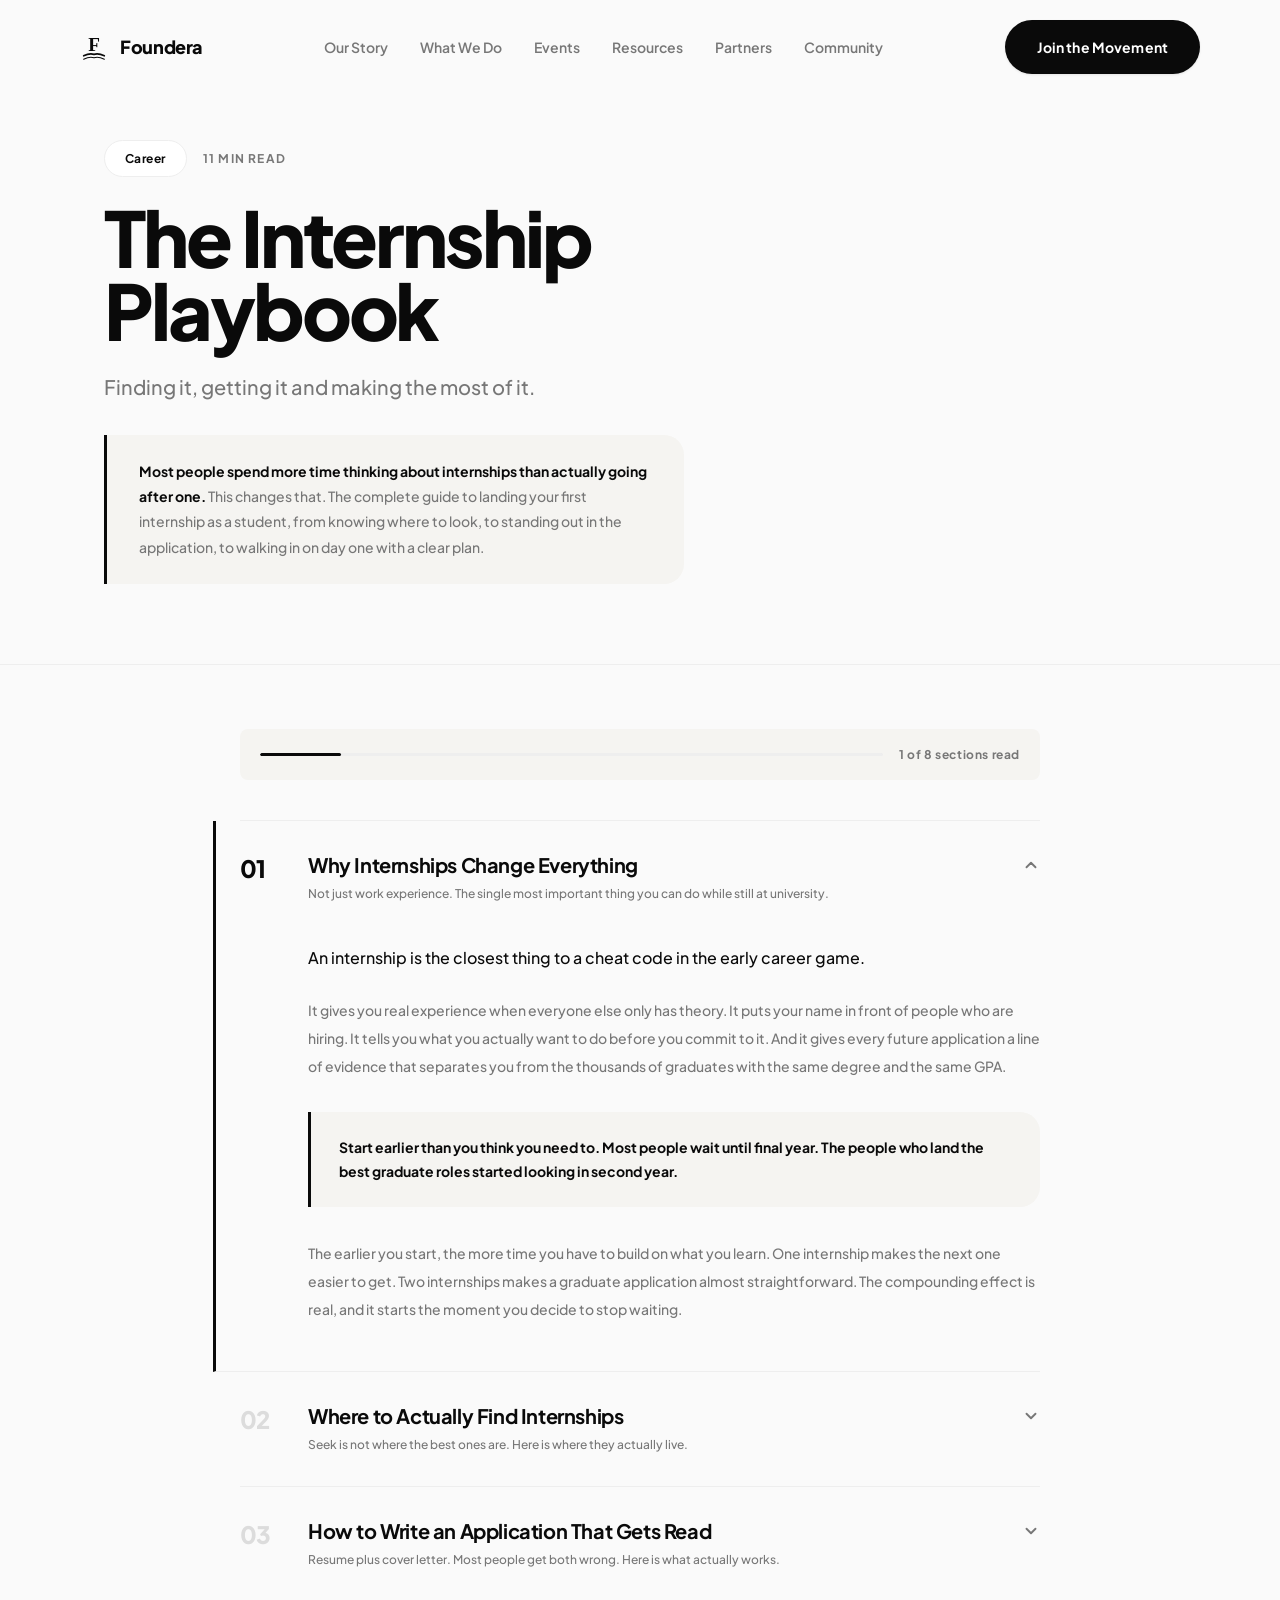
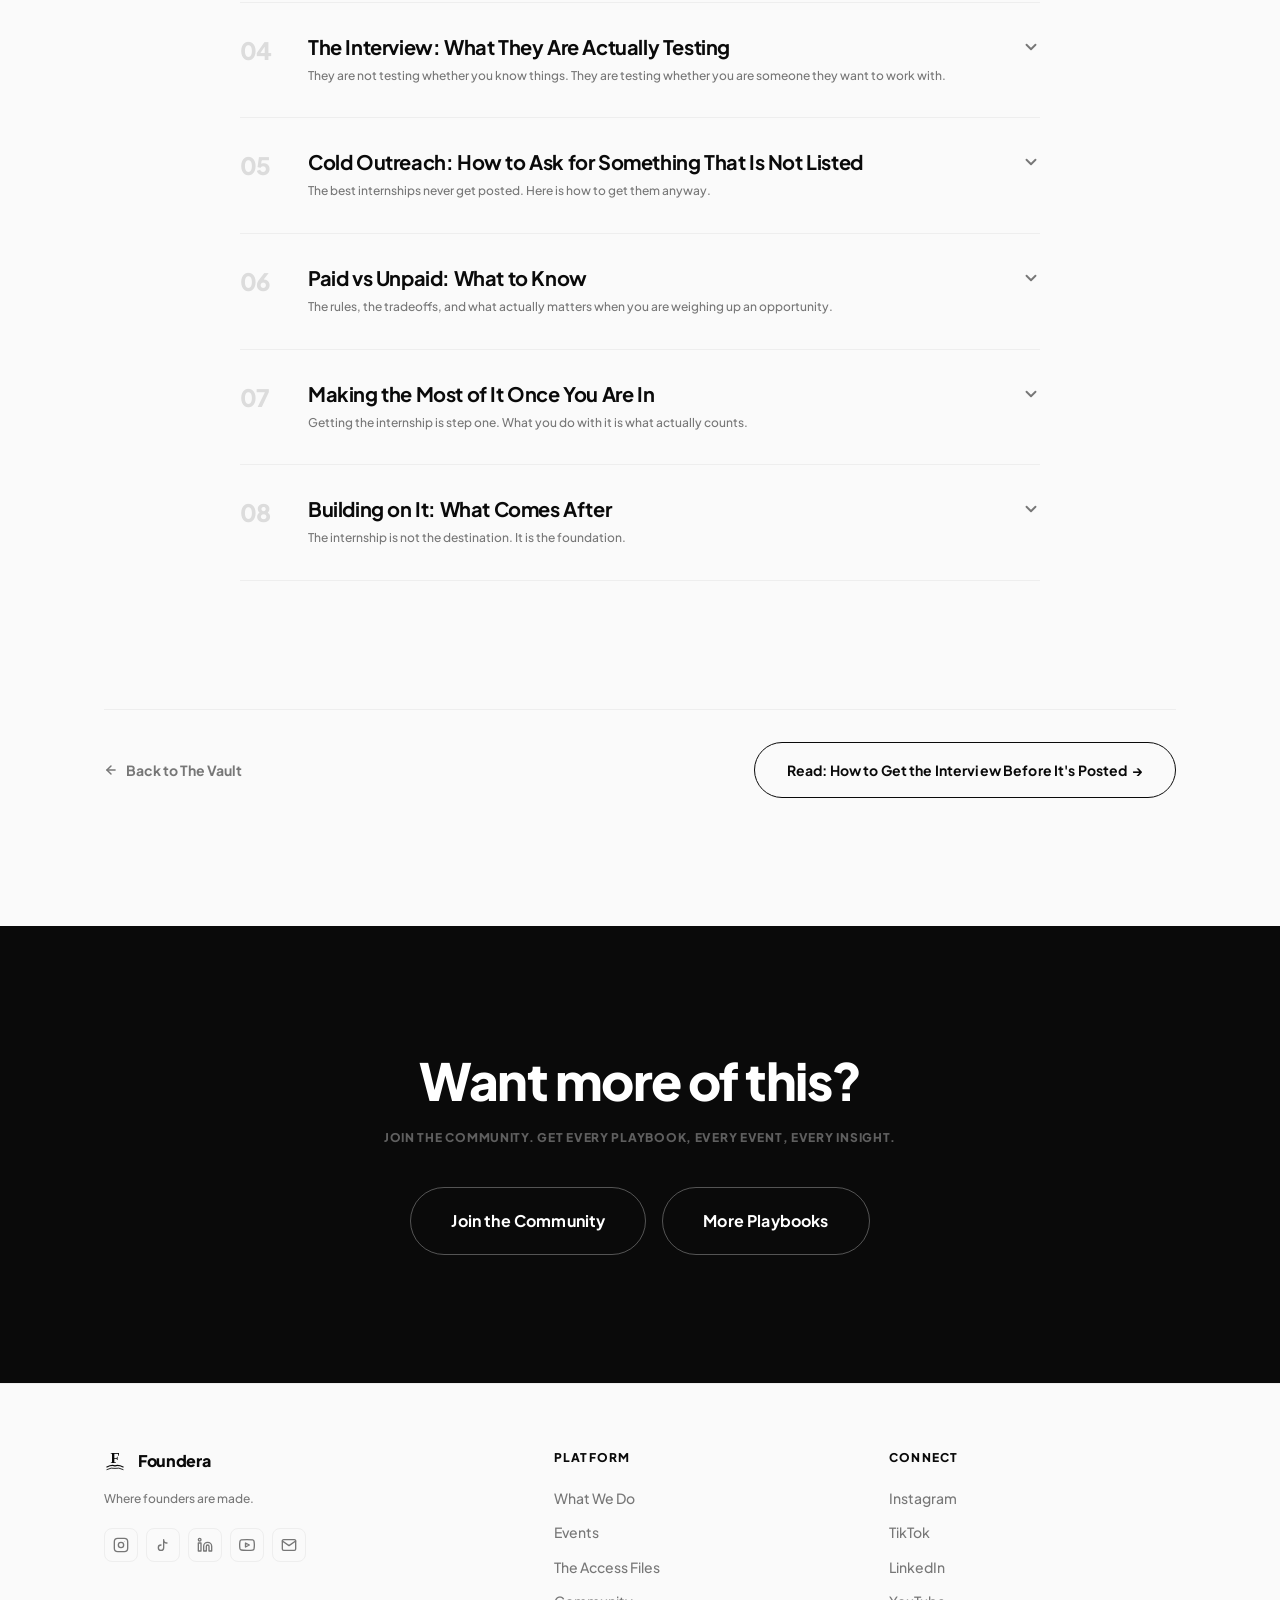
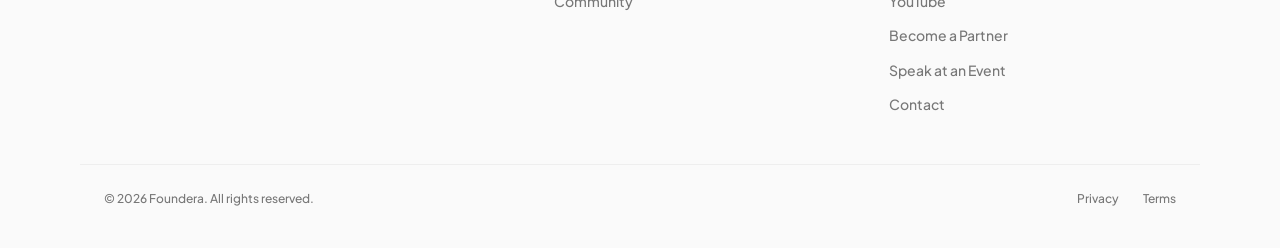
<file: resource-financelaw.html>
<!DOCTYPE html>
<html lang="en">
<head>
  <meta charset="UTF-8" />
  <meta name="viewport" content="width=device-width, initial-scale=1.0" />
  <meta name="description" content="The Internship Playbook | Foundera, The complete guide to landing your first internship as a student. From knowing where to look, to standing out in the application, to walking in on day one with a clear plan." />
  <meta name="theme-color" content="#0A0A0A" />
  <title>The Internship Playbook | Foundera</title>
  <link rel="icon" type="image/svg+xml" href="data:image/svg+xml,%3Csvg xmlns='http://www.w3.org/2000/svg' viewBox='0 0 32 38' fill='none'%3E%3Ctext x='16' y='25' text-anchor='middle' font-family='Georgia%2Cserif' font-size='26' font-weight='700' fill='%230A0A0A'%3EF%3C%2Ftext%3E%3Cpath d='M2 31 Q10 27 16 29 Q22 27 30 31' stroke='%230A0A0A' stroke-width='2.2' stroke-linecap='round' fill='none'/%3E%3Cpath d='M2 35.5 Q10 31.5 16 33.5 Q22 31.5 30 35.5' stroke='%230A0A0A' stroke-width='1.5' stroke-linecap='round' fill='none'/%3E%3C%2Fsvg%3E" />
  <link rel="preconnect" href="https://fonts.googleapis.com" />
  <link rel="preconnect" href="https://fonts.gstatic.com" crossorigin />
  <link rel="stylesheet" href="style.css" />
  <style>
    .resource-hero {
      padding: 140px 0 var(--sp-20);
      border-bottom: 1px solid var(--color-border);
    }
    .resource-meta {
      display: flex;
      align-items: center;
      gap: var(--sp-4);
      margin-bottom: var(--sp-6);
      flex-wrap: wrap;
    }
    .resource-read-time {
      font-size: var(--text-xs);
      font-weight: var(--fw-bold);
      color: var(--color-grey);
      letter-spacing: .1em;
      text-transform: uppercase;
    }
    .resource-hero-h1 {
      font-size: clamp(2.5rem, 6vw, 5rem);
      font-weight: var(--fw-black);
      letter-spacing: var(--ls-tightest);
      line-height: .95;
      margin-bottom: var(--sp-6);
    }
    .resource-hero-sub {
      font-size: clamp(var(--text-base), 1.8vw, var(--text-xl));
      font-weight: var(--fw-medium);
      color: var(--color-grey);
      max-width: 520px;
      line-height: 1.6;
      margin-bottom: var(--sp-8);
    }
    .resource-intro-note {
      font-size: var(--text-sm);
      color: var(--color-grey);
      font-weight: var(--fw-medium);
      max-width: 580px;
      line-height: 1.8;
      padding: var(--sp-6) var(--sp-8);
      border-left: 3px solid var(--color-black);
      background: var(--color-off-white);
      border-radius: 0 var(--r-card) var(--r-card) 0;
    }
    .resource-intro-note strong { color: var(--color-black); font-weight: var(--fw-bold); }

    /* ── Accordion ── */
    .acc-wrap { max-width: 800px; margin: 0 auto; }
    .acc-list { border-top: 1px solid var(--color-border); }

    .acc-item {
      border-bottom: 1px solid var(--color-border);
    }
    .acc-item.acc-open {
      border-left: 3px solid var(--color-black);
      padding-left: var(--sp-6);
      margin-left: calc(-3px - var(--sp-6));
    }

    .acc-trigger {
      width: 100%;
      display: flex;
      align-items: flex-start;
      gap: var(--sp-5);
      padding: var(--sp-8) 0;
      background: none;
      border: none;
      cursor: pointer;
      text-align: left;
    }
    .acc-trigger:hover .acc-title { opacity: .7; }

    .acc-num {
      font-size: var(--text-2xl);
      font-weight: var(--fw-black);
      letter-spacing: -.03em;
      color: rgba(10,10,10,.12);
      min-width: 48px;
      line-height: 1;
      padding-top: 3px;
      transition: color .25s ease;
      flex-shrink: 0;
    }
    .acc-trigger[aria-expanded="true"] .acc-num { color: var(--color-black); }

    .acc-title-group { flex: 1; display: flex; flex-direction: column; gap: var(--sp-2); }
    .acc-title {
      font-size: clamp(var(--text-base), 2vw, var(--text-xl));
      font-weight: var(--fw-bold);
      letter-spacing: var(--ls-tight);
      color: var(--color-black);
      line-height: 1.2;
      transition: opacity .2s ease;
    }
    .acc-teaser {
      font-size: var(--text-xs);
      font-weight: var(--fw-medium);
      color: var(--color-grey);
      line-height: 1.55;
    }
    .acc-icon {
      display: flex; align-items: center;
      color: var(--color-grey);
      transition: transform .3s cubic-bezier(.4,0,.2,1);
      flex-shrink: 0; margin-top: 3px;
    }
    .acc-trigger[aria-expanded="true"] .acc-icon { transform: rotate(180deg); }

    .acc-body { max-height: 0; overflow: hidden; transition: max-height .5s cubic-bezier(.4,0,.2,1); }
    .acc-body.is-open { max-height: 8000px; }

    .acc-inner { padding: var(--sp-2) 0 var(--sp-12) calc(48px + var(--sp-5)); }

    .acc-inner > p:first-child {
      font-size: var(--text-base);
      color: var(--color-black);
      line-height: 1.8;
      font-weight: var(--fw-medium);
      margin-bottom: var(--sp-6);
    }
    .acc-inner p {
      font-size: var(--text-sm);
      color: var(--color-grey);
      line-height: 2.0;
      margin-bottom: var(--sp-6);
      font-weight: var(--fw-medium);
    }
    .acc-inner p:last-child { margin-bottom: 0; }
    .acc-inner strong { color: var(--color-black); font-weight: var(--fw-bold); }

    .acc-inner h4 {
      font-size: var(--text-lg);
      font-weight: var(--fw-bold);
      letter-spacing: var(--ls-tight);
      color: var(--color-black);
      margin: var(--sp-10) 0 var(--sp-4);
      padding-bottom: var(--sp-3);
      border-bottom: 1px solid var(--color-border);
    }
    .acc-inner ul {
      margin: var(--sp-4) 0 var(--sp-8);
      display: flex; flex-direction: column; gap: var(--sp-3);
      list-style: none; padding: 0;
    }
    .acc-inner li {
      font-size: var(--text-sm);
      color: var(--color-grey);
      line-height: 1.8;
      font-weight: var(--fw-medium);
      padding-left: var(--sp-5);
      position: relative;
    }
    .acc-inner li::before {
      content: ' '; position: absolute; left: 0;
      color: rgba(10,10,10,.28); font-weight: var(--fw-bold);
    }

    .callout {
      border-left: 3px solid var(--color-black);
      background: var(--color-off-white);
      border-radius: 0 var(--r-card) var(--r-card) 0;
      padding: var(--sp-6) var(--sp-7);
      margin: var(--sp-8) 0;
    }
    .callout p {
      font-size: var(--text-sm) !important;
      color: var(--color-black) !important;
      font-weight: var(--fw-bold) !important;
      line-height: 1.65 !important;
      margin: 0 !important;
    }

    .tip-list { display: flex; flex-direction: column; gap: var(--sp-5); margin: var(--sp-6) 0; }
    .tip-item { display: flex; gap: var(--sp-4); align-items: flex-start; }
    .tip-dot { width: 6px; height: 6px; border-radius: 50%; background: var(--color-black); flex-shrink: 0; margin-top: 8px; }
    .tip-text { font-size: var(--text-sm); color: var(--color-grey); line-height: 1.8; font-weight: var(--fw-medium); }
    .tip-text strong { color: var(--color-black); }

    /* Reading progress */
    .acc-progress-bar {
      display: flex; align-items: center; gap: var(--sp-4);
      margin-bottom: var(--sp-10); padding: var(--sp-4) var(--sp-5);
      background: var(--color-off-white); border-radius: var(--r-sm);
    }
    .acc-progress-track { flex: 1; height: 3px; background: var(--color-border); border-radius: 100px; overflow: hidden; }
    .acc-progress-fill { height: 100%; background: var(--color-black); border-radius: 100px; width: 0%; transition: width .4s cubic-bezier(.4,0,.2,1); }
    .acc-progress-label { font-size: var(--text-xs); font-weight: var(--fw-bold); color: var(--color-grey); white-space: nowrap; letter-spacing: .05em; }

    .section-intro { padding: var(--sp-16) 0 0; }

    @media (max-width: 768px) {
      .resource-hero { padding: 120px 0 var(--sp-14); }
      .acc-inner { padding-left: 0; }
    }
  </style>
</head>
<body>

  <!-- NAV -->
  <nav class="nav" id="nav">
    <div class="nav-inner">
      <a href="index.html" class="nav-logo">
        <svg width="28" height="28" viewBox="0 0 32 38" fill="none" xmlns="http://www.w3.org/2000/svg">
          <text x="16" y="25" text-anchor="middle" font-family="Georgia,'Times New Roman',serif" font-size="26" font-weight="700" fill="currentColor">F</text>
          <path d="M2 31 Q10 27 16 29 Q22 27 30 31" stroke="currentColor" stroke-width="2.2" stroke-linecap="round" fill="none"/>
          <path d="M2 35.5 Q10 31.5 16 33.5 Q22 31.5 30 35.5" stroke="currentColor" stroke-width="1.5" stroke-linecap="round" fill="none"/>
        </svg>
        <span class="nav-logo-word">Foundera</span>
      </a>
      <ul class="nav-links">
        <li><a href="about.html"      class="nav-link">Our Story</a></li>
        <li><a href="what-we-do.html" class="nav-link">What We Do</a></li>
        <li><a href="events.html"     class="nav-link">Events</a></li>
        <li><a href="resources.html" class="nav-link">Resources</a></li>
        <li><a href="partners.html"   class="nav-link">Partners</a></li>
        <li><a href="community.html"  class="nav-link">Community</a></li>
      </ul>
      <a href="community.html" class="btn btn-primary">Join the Movement</a>
    </div>
  </nav>

  <main>

    <!-- HERO -->
    <section class="resource-hero">
      <div class="container">
        <div class="resource-meta reveal">
          <span class="pill">Career</span>
          <span class="resource-read-time">11 min read</span>
        </div>
        <h1 class="resource-hero-h1 reveal d1">The Internship<br>Playbook</h1>
        <p class="resource-hero-sub reveal d2">Finding it, getting it and making the most of it.</p>
        <div class="resource-intro-note reveal d3">
          <strong>Most people spend more time thinking about internships than actually going after one.</strong> This changes that. The complete guide to landing your first internship as a student, from knowing where to look, to standing out in the application, to walking in on day one with a clear plan.
        </div>
      </div>
    </section>

    <!-- ACCORDION -->
    <section class="section-intro section">
      <div class="container">
        <div class="acc-wrap">

          <div class="acc-progress-bar">
            <div class="acc-progress-track"><div class="acc-progress-fill" id="intProgressFill"></div></div>
            <span class="acc-progress-label" id="intProgressLabel">0 of 8 sections read</span>
          </div>

          <div class="acc-list">

            <!-- 01 -->
            <div class="acc-item acc-open reveal">
              <button class="acc-trigger" aria-expanded="true" data-acc>
                <span class="acc-num">01</span>
                <div class="acc-title-group">
                  <span class="acc-title">Why Internships Change Everything</span>
                  <span class="acc-teaser">Not just work experience. The single most important thing you can do while still at university.</span>
                </div>
                <span class="acc-icon"><svg width="18" height="18" viewBox="0 0 24 24" fill="none" stroke="currentColor" stroke-width="2.5" stroke-linecap="round" stroke-linejoin="round"><polyline points="6 9 12 15 18 9"/></svg></span>
              </button>
              <div class="acc-body is-open" aria-hidden="false">
                <div class="acc-inner">
                  <p>An internship is the closest thing to a cheat code in the early career game.</p>
                  <p>It gives you real experience when everyone else only has theory. It puts your name in front of people who are hiring. It tells you what you actually want to do before you commit to it. And it gives every future application a line of evidence that separates you from the thousands of graduates with the same degree and the same GPA.</p>
                  <div class="callout">
                    <p>Start earlier than you think you need to. Most people wait until final year. The people who land the best graduate roles started looking in second year.</p>
                  </div>
                  <p>The earlier you start, the more time you have to build on what you learn. One internship makes the next one easier to get. Two internships makes a graduate application almost straightforward. The compounding effect is real, and it starts the moment you decide to stop waiting.</p>
                </div>
              </div>
            </div>

            <!-- 02 -->
            <div class="acc-item reveal">
              <button class="acc-trigger" aria-expanded="false" data-acc>
                <span class="acc-num">02</span>
                <div class="acc-title-group">
                  <span class="acc-title">Where to Actually Find Internships</span>
                  <span class="acc-teaser">Seek is not where the best ones are. Here is where they actually live.</span>
                </div>
                <span class="acc-icon"><svg width="18" height="18" viewBox="0 0 24 24" fill="none" stroke="currentColor" stroke-width="2.5" stroke-linecap="round" stroke-linejoin="round"><polyline points="6 9 12 15 18 9"/></svg></span>
              </button>
              <div class="acc-body" aria-hidden="true">
                <div class="acc-inner">
                  <p>Most students go to Seek, scroll for ten minutes and give up. That approach misses the majority of real opportunities.</p>
                  <h4>Where internships actually live</h4>
                  <div class="tip-list">
                    <div class="tip-item"><span class="tip-dot"></span><span class="tip-text"><strong>Company websites directly.</strong> Many businesses list internships exclusively on their own careers pages and never push them to job boards. Go to the companies you want to work for and check their site first.</span></div>
                    <div class="tip-item"><span class="tip-dot"></span><span class="tip-text"><strong>LinkedIn.</strong> Search "intern" or "internship" plus your city plus your field. Set up alerts so you hear about them the moment they go live.</span></div>
                    <div class="tip-item"><span class="tip-dot"></span><span class="tip-text"><strong>Your university careers centre.</strong> They have direct partnerships with employers that most students never use. These roles are often less competitive because the pool is smaller.</span></div>
                    <div class="tip-item"><span class="tip-dot"></span><span class="tip-text"><strong>Cold outreach.</strong> Emailing companies you actually want to work for, even when nothing is listed. This is covered in detail in section 05.</span></div>
                    <div class="tip-item"><span class="tip-dot"></span><span class="tip-text"><strong>Industry associations and professional bodies.</strong> Many post student opportunities that never appear on mainstream job boards.</span></div>
                    <div class="tip-item"><span class="tip-dot"></span><span class="tip-text"><strong>Foundera events.</strong> The people in the room are often the ones who can create the opportunity. Showing up, being curious and having a real conversation is more powerful than any application form.</span></div>
                    <div class="tip-item"><span class="tip-dot"></span><span class="tip-text"><strong>Your network.</strong> Friends, family, parents of friends, former teachers. Tell people you are looking. Most people are happy to help when asked directly.</span></div>
                  </div>
                  <div class="callout">
                    <p>The hidden market: most small-to-medium businesses never post internships publicly but would take one if someone asked. This is where cold outreach becomes genuinely powerful, and why section 05 matters.</p>
                  </div>
                </div>
              </div>
            </div>

            <!-- 03 -->
            <div class="acc-item reveal">
              <button class="acc-trigger" aria-expanded="false" data-acc>
                <span class="acc-num">03</span>
                <div class="acc-title-group">
                  <span class="acc-title">How to Write an Application That Gets Read</span>
                  <span class="acc-teaser">Resume plus cover letter. Most people get both wrong. Here is what actually works.</span>
                </div>
                <span class="acc-icon"><svg width="18" height="18" viewBox="0 0 24 24" fill="none" stroke="currentColor" stroke-width="2.5" stroke-linecap="round" stroke-linejoin="round"><polyline points="6 9 12 15 18 9"/></svg></span>
              </button>
              <div class="acc-body" aria-hidden="true">
                <div class="acc-inner">
                  <p>The resume and cover letter are doing two different jobs. Getting both right is not complicated, but it does require more thought than most people put in.</p>
                  <h4>The resume</h4>
                  <p>Your resume for an internship application should be one page, clean and ATS-safe. Tailor every application, match your bullet points to the language in the role description. If they say "client communication", use that phrase. If they say "data analysis", make sure that phrase appears somewhere relevant in your resume.</p>
                  <ul>
                    <li>One page. No exceptions at this stage of your career.</li>
                    <li>Lead with education, then experience, then skills and activities.</li>
                    <li>Write achievement-oriented bullet points, not task descriptions. "Managed social media accounts" tells them nothing. "Grew Instagram following by 40% over three months through a weekly content strategy" tells them something real.</li>
                    <li>Avoid dense formatting, tables, text boxes and graphics. ATS systems cannot read them.</li>
                  </ul>
                  <h4>The cover letter</h4>
                  <p>The cover letter is where you actually talk like a person. Three short paragraphs: why this company (be specific, show you researched them), what you bring (evidence, not claims), and one line on what you want to learn.</p>
                  <div class="callout">
                    <p>Do not start your cover letter with "I am writing to apply for the position of...", open with something that shows you thought about it. A strong opener: "The work [Company] is doing in [specific area] is exactly the kind of environment I want to learn in. Here is why I think I can contribute."</p>
                  </div>
                  <p>Address it to a real person where possible. LinkedIn makes this easier than it used to be. Check the company page, look at who manages the team, and use their name. It takes three minutes and most applicants do not bother.</p>
                </div>
              </div>
            </div>

            <!-- 04 -->
            <div class="acc-item reveal">
              <button class="acc-trigger" aria-expanded="false" data-acc>
                <span class="acc-num">04</span>
                <div class="acc-title-group">
                  <span class="acc-title">The Interview: What They Are Actually Testing</span>
                  <span class="acc-teaser">They are not testing whether you know things. They are testing whether you are someone they want to work with.</span>
                </div>
                <span class="acc-icon"><svg width="18" height="18" viewBox="0 0 24 24" fill="none" stroke="currentColor" stroke-width="2.5" stroke-linecap="round" stroke-linejoin="round"><polyline points="6 9 12 15 18 9"/></svg></span>
              </button>
              <div class="acc-body" aria-hidden="true">
                <div class="acc-inner">
                  <p>Most intern interviews are competency based. That means "tell me about a time when..." questions. Prepare four or five strong examples from university, clubs, part-time work, sport, whatever you have.</p>
                  <h4>How to structure your answers</h4>
                  <p>The STAR format works: <strong>Situation, Task, Action, Result.</strong> Keep the Situation and Task brief. Spend most of your answer on what you actually did and what happened. That is the part they care about.</p>
                  <p>Each example should ideally end with what you took from it. That is what separates a story from a demonstration of maturity.</p>
                  <h4>What else they are watching</h4>
                  <div class="tip-list">
                    <div class="tip-item"><span class="tip-dot"></span><span class="tip-text"><strong>Curiosity.</strong> Do you seem genuinely interested in what the company does? Did you do any research beyond the about page?</span></div>
                    <div class="tip-item"><span class="tip-dot"></span><span class="tip-text"><strong>Questions.</strong> Always have two ready. Not "what are the hours?", something that shows you thought about the role. "What does success look like for someone in this role in the first few months?" is a strong one.</span></div>
                    <div class="tip-item"><span class="tip-dot"></span><span class="tip-text"><strong>Honesty when you do not know something.</strong> "I have not come across that yet, but here is how I would approach it" is better than bluffing. Interviewers can always tell.</span></div>
                    <div class="tip-item"><span class="tip-dot"></span><span class="tip-text"><strong>The follow-up.</strong> Send a short thank you email within 24 hours. Not everyone does this. It matters more than people realise.</span></div>
                  </div>
                  <div class="callout">
                    <p>The most common reason people fail interviews is not getting a question wrong. It is giving safe, generic, forgettable answers. Be specific. Show you have thought about things, not just prepared answers for them.</p>
                  </div>
                </div>
              </div>
            </div>

            <!-- 05 -->
            <div class="acc-item reveal">
              <button class="acc-trigger" aria-expanded="false" data-acc>
                <span class="acc-num">05</span>
                <div class="acc-title-group">
                  <span class="acc-title">Cold Outreach: How to Ask for Something That Is Not Listed</span>
                  <span class="acc-teaser">The best internships never get posted. Here is how to get them anyway.</span>
                </div>
                <span class="acc-icon"><svg width="18" height="18" viewBox="0 0 24 24" fill="none" stroke="currentColor" stroke-width="2.5" stroke-linecap="round" stroke-linejoin="round"><polyline points="6 9 12 15 18 9"/></svg></span>
              </button>
              <div class="acc-body" aria-hidden="true">
                <div class="acc-inner">
                  <p>Most people wait for a role to be listed before they reach out. That is the wrong order. The best opportunities go to people who ask before anything is posted.</p>
                  <h4>How to do it</h4>
                  <div class="tip-list">
                    <div class="tip-item"><span class="tip-dot"></span><span class="tip-text"><strong>Identify five to ten companies you genuinely want to work for.</strong> Not a hundred. Five to ten that you have actually thought about and where you can write something specific.</span></div>
                    <div class="tip-item"><span class="tip-dot"></span><span class="tip-text"><strong>Find the right person on LinkedIn.</strong> Usually a manager, team lead or someone in the team you want to be in. Not always HR, often the people closest to the work are more receptive.</span></div>
                    <div class="tip-item"><span class="tip-dot"></span><span class="tip-text"><strong>Send a short, direct message.</strong> Do not paste your resume in the first message. Just introduce yourself, say what you are studying, say what draws you to their company specifically and ask if they would be open to a conversation or if they ever take on interns.</span></div>
                    <div class="tip-item"><span class="tip-dot"></span><span class="tip-text"><strong>Follow up once after a week if no reply. Once only.</strong> Most people will not reply. That is fine. Some will. One yes changes things.</span></div>
                  </div>
                  <div class="callout">
                    <p>Example message: "Hi [Name], I am a second year Commerce student at UNSW with a strong interest in [their field]. I have been following [Company] for a while and the work you do in [specific area] is exactly where I want to build experience. I know you may not have anything listed, but I wanted to reach out and ask whether you ever bring on interns or if you would be open to a brief conversation. Happy to share more about my background if that helps."</p>
                  </div>
                  <p>Keep it short. Keep it specific. Make it easy for them to say yes to a conversation rather than committing to anything. The goal of the first message is a reply, not an internship.</p>
                </div>
              </div>
            </div>

            <!-- 06 -->
            <div class="acc-item reveal">
              <button class="acc-trigger" aria-expanded="false" data-acc>
                <span class="acc-num">06</span>
                <div class="acc-title-group">
                  <span class="acc-title">Paid vs Unpaid: What to Know</span>
                  <span class="acc-teaser">The rules, the tradeoffs, and what actually matters when you are weighing up an opportunity.</span>
                </div>
                <span class="acc-icon"><svg width="18" height="18" viewBox="0 0 24 24" fill="none" stroke="currentColor" stroke-width="2.5" stroke-linecap="round" stroke-linejoin="round"><polyline points="6 9 12 15 18 9"/></svg></span>
              </button>
              <div class="acc-body" aria-hidden="true">
                <div class="acc-inner">
                  <p>The paid versus unpaid question comes up constantly. Here is what actually matters.</p>
                  <h4>Know your rights in Australia</h4>
                  <p>In Australia, unpaid internships in for-profit companies are legally murky and increasingly rare for good reason. Most structured internship programs at medium to large companies are paid at least at minimum wage. Short-term unpaid arrangements, such as a week of work experience or observational placements, are more common and legally clearer.</p>
                  <p>Do not do free work for a company that should be paying you. Know the difference between genuine development opportunities and being exploited.</p>
                  <h4>What to actually weigh up</h4>
                  <div class="tip-list">
                    <div class="tip-item"><span class="tip-dot"></span><span class="tip-text"><strong>Are you learning real things?</strong> Not making coffees and filing documents, doing actual work that builds real skills.</span></div>
                    <div class="tip-item"><span class="tip-dot"></span><span class="tip-text"><strong>Are you in a real team?</strong> Being embedded in a functioning team is worth far more than sitting in a corner on your own.</span></div>
                    <div class="tip-item"><span class="tip-dot"></span><span class="tip-text"><strong>Is there a person invested in your development?</strong> A good manager who gives you real feedback will do more for your career than a prestigious company name where nobody notices you.</span></div>
                    <div class="tip-item"><span class="tip-dot"></span><span class="tip-text"><strong>Will it be meaningful on a resume?</strong> A week at a firm that could lead to a paid role or a strong reference is worth considering even if it is unpaid. Context matters.</span></div>
                  </div>
                  <div class="callout">
                    <p>Do not automatically dismiss a short or unpaid opportunity if it is genuinely valuable. And do not automatically accept a paid role if you will learn nothing and meet no one. The currency that matters most at this stage is experience and relationships, not the hourly rate.</p>
                  </div>
                </div>
              </div>
            </div>

            <!-- 07 -->
            <div class="acc-item reveal">
              <button class="acc-trigger" aria-expanded="false" data-acc>
                <span class="acc-num">07</span>
                <div class="acc-title-group">
                  <span class="acc-title">Making the Most of It Once You Are In</span>
                  <span class="acc-teaser">Getting the internship is step one. What you do with it is what actually counts.</span>
                </div>
                <span class="acc-icon"><svg width="18" height="18" viewBox="0 0 24 24" fill="none" stroke="currentColor" stroke-width="2.5" stroke-linecap="round" stroke-linejoin="round"><polyline points="6 9 12 15 18 9"/></svg></span>
              </button>
              <div class="acc-body" aria-hidden="true">
                <div class="acc-inner">
                  <p>The internship itself is where most of the value is created, or wasted. Most interns get this wrong not through bad intentions but through passivity.</p>
                  <h4>In the first week</h4>
                  <div class="tip-list">
                    <div class="tip-item"><span class="tip-dot"></span><span class="tip-text"><strong>Show up early, stay a little late.</strong> Not every day for the whole internship, just in the first week. It signals investment without being performative.</span></div>
                    <div class="tip-item"><span class="tip-dot"></span><span class="tip-text"><strong>Learn everyone's name and what they do.</strong> Not just your manager. The people around you are the ones who will remember you.</span></div>
                    <div class="tip-item"><span class="tip-dot"></span><span class="tip-text"><strong>Bring a notepad. Write things down. Do not ask the same question twice.</strong> This one action signals more competence than almost anything else.</span></div>
                  </div>
                  <h4>Throughout the internship</h4>
                  <div class="tip-list">
                    <div class="tip-item"><span class="tip-dot"></span><span class="tip-text"><strong>Do what you are asked, then ask what else you can help with.</strong> The interns who get return offers are almost always the ones who proactively looked for ways to be useful.</span></div>
                    <div class="tip-item"><span class="tip-dot"></span><span class="tip-text"><strong>Find out if there is a graduate or return intern program, and ask early how that process works.</strong> Do not leave this question until the last week.</span></div>
                    <div class="tip-item"><span class="tip-dot"></span><span class="tip-text"><strong>Ask for feedback at the halfway point, not at the end.</strong> You want time to actually act on it. "Is there anything I could be doing differently?" is a question that most interns never ask.</span></div>
                  </div>
                  <h4>At the end</h4>
                  <p>Ask your manager directly: "Is there anything I could have done better?" And then ask if they would be comfortable being a professional reference. Send a genuine thank you to everyone you worked closely with. Not a generic email, something specific to what you learned from them. This takes fifteen minutes and almost no one does it.</p>
                </div>
              </div>
            </div>

            <!-- 08 -->
            <div class="acc-item reveal">
              <button class="acc-trigger" aria-expanded="false" data-acc>
                <span class="acc-num">08</span>
                <div class="acc-title-group">
                  <span class="acc-title">Building on It: What Comes After</span>
                  <span class="acc-teaser">The internship is not the destination. It is the foundation.</span>
                </div>
                <span class="acc-icon"><svg width="18" height="18" viewBox="0 0 24 24" fill="none" stroke="currentColor" stroke-width="2.5" stroke-linecap="round" stroke-linejoin="round"><polyline points="6 9 12 15 18 9"/></svg></span>
              </button>
              <div class="acc-body" aria-hidden="true">
                <div class="acc-inner">
                  <p>The week after an internship ends is one of the most important weeks in your early career. Most people do nothing with it.</p>
                  <h4>The immediate actions</h4>
                  <div class="tip-list">
                    <div class="tip-item"><span class="tip-dot"></span><span class="tip-text"><strong>Update your resume and LinkedIn the week you finish,</strong> while everything is fresh. Write down specific projects, outcomes and numbers before you forget them. This detail becomes gold on future applications.</span></div>
                    <div class="tip-item"><span class="tip-dot"></span><span class="tip-text"><strong>Connect with everyone you worked with on LinkedIn</strong> and send a short personalised note, not the default connection request. Something specific to what you worked on together.</span></div>
                    <div class="tip-item"><span class="tip-dot"></span><span class="tip-text"><strong>If you received a return offer, think carefully before saying yes or no.</strong> Both are valid decisions. But decide quickly. Leaving a company waiting reflects poorly.</span></div>
                    <div class="tip-item"><span class="tip-dot"></span><span class="tip-text"><strong>If you did not receive a return offer, ask why,</strong> directly but professionally. The feedback is valuable. It is not personal.</span></div>
                  </div>
                  <h4>The longer game</h4>
                  <p>One internship makes the next one easier to get. Now you have evidence. Use it. The relationships you built do not expire when the internship ends. Stay in touch, comment on their posts, check in occasionally. These people may be your future references, hiring managers or collaborators.</p>
                  <div class="callout">
                    <p>Keep track of what you achieved during the internship with specifics, numbers, projects, outcomes. A year from now, those details will have faded. Write them down now while they are real.</p>
                  </div>
                </div>
              </div>
            </div>

          </div><!-- /acc-list -->
        </div><!-- /acc-wrap -->
      </div>
    </section>

    <!-- BACK + NEXT -->
    <section class="section">
      <div class="container">
        <div style="display:flex; align-items:center; justify-content:space-between; flex-wrap:wrap; gap:var(--sp-5); padding-top:var(--sp-8); border-top:1px solid var(--color-border)">
          <a href="resources.html" style="font-size:var(--text-sm); font-weight:var(--fw-bold); color:var(--color-grey); text-decoration:none; display:flex; align-items:center; gap:var(--sp-2);">
            <svg width="14" height="14" viewBox="0 0 24 24" fill="none" stroke="currentColor" stroke-width="2.5" stroke-linecap="round" stroke-linejoin="round"><line x1="19" y1="12" x2="5" y2="12"/><polyline points="12 19 5 12 12 5"/></svg>
            Back to The Vault
          </a>
          <a href="resource-networking.html" class="btn btn-outline">Read: How to Get the Interview Before It's Posted &nbsp;→</a>
        </div>
      </div>
    </section>

    <!-- CTA -->
    <section class="email-section">
      <div class="container">
        <div class="reveal">
          <h2 class="headline headline-white" style="margin-bottom:var(--sp-5)">Want more of this?</h2>
          <p class="label label-light" style="letter-spacing:.06em">Join the community. Get every playbook, every event, every insight.</p>
        </div>
        <div class="reveal d1" style="margin-top:var(--sp-10); display:flex; gap:var(--sp-4); justify-content:center; flex-wrap:wrap;">
          <a href="community.html" class="btn btn-outline-white btn-lg">Join the Community</a>
          <a href="resources.html" class="btn btn-outline-white btn-lg">More Playbooks</a>
        </div>
      </div>
    </section>

    <!-- FOOTER -->
    <footer class="footer">
      <div class="footer-grid">
        <div>
          <a href="index.html" class="nav-logo" style="margin-bottom:var(--sp-4)">
            <svg width="22" height="22" viewBox="0 0 32 38" fill="none" xmlns="http://www.w3.org/2000/svg">
              <text x="16" y="25" text-anchor="middle" font-family="Georgia,'Times New Roman',serif" font-size="26" font-weight="700" fill="currentColor">F</text>
              <path d="M2 31 Q10 27 16 29 Q22 27 30 31" stroke="currentColor" stroke-width="2.2" stroke-linecap="round" fill="none"/>
              <path d="M2 35.5 Q10 31.5 16 33.5 Q22 31.5 30 35.5" stroke="currentColor" stroke-width="1.5" stroke-linecap="round" fill="none"/>
            </svg>
            <span class="nav-logo-word" style="font-size:var(--text-base)">Foundera</span>
          </a>
          <p class="footer-brand-tagline">Where founders are made.</p>
          <div class="footer-social">
            <a href="https://www.instagram.com/foundera.au" target="_blank" rel="noopener noreferrer" class="footer-social-icon" aria-label="Instagram"><svg width="16" height="16" viewBox="0 0 24 24" fill="none" stroke="currentColor" stroke-width="2" stroke-linecap="round" stroke-linejoin="round"><rect x="2" y="2" width="20" height="20" rx="5"/><circle cx="12" cy="12" r="4"/><circle cx="17.5" cy="6.5" r="0.5" fill="currentColor" stroke="none"/></svg></a>
            <a href="https://www.tiktok.com/@foundera.au" target="_blank" rel="noopener noreferrer" class="footer-social-icon" aria-label="TikTok"><svg width="16" height="16" viewBox="0 0 24 24" fill="none" stroke="currentColor" stroke-width="2" stroke-linecap="round" stroke-linejoin="round"><path d="M9 12a4 4 0 1 0 4 4V4a5 5 0 0 0 5 5"/></svg></a>
            <a href="https://www.linkedin.com/company/founderaau" target="_blank" rel="noopener noreferrer" class="footer-social-icon" aria-label="LinkedIn"><svg width="16" height="16" viewBox="0 0 24 24" fill="none" stroke="currentColor" stroke-width="2" stroke-linecap="round" stroke-linejoin="round"><path d="M16 8a6 6 0 0 1 6 6v7h-4v-7a2 2 0 0 0-2-2 2 2 0 0 0-2 2v7h-4v-7a6 6 0 0 1 6-6z"/><rect x="2" y="9" width="4" height="12"/><circle cx="4" cy="4" r="2"/></svg></a>
            <a href="https://www.youtube.com/@Founderaa" target="_blank" rel="noopener noreferrer" class="footer-social-icon" aria-label="YouTube"><svg width="16" height="16" viewBox="0 0 24 24" fill="none" stroke="currentColor" stroke-width="2" stroke-linecap="round" stroke-linejoin="round"><path d="M22.54 6.42a2.78 2.78 0 0 0-1.95-1.96C18.88 4 12 4 12 4s-6.88 0-8.59.46a2.78 2.78 0 0 0-1.95 1.96A29 29 0 0 0 1 12a29 29 0 0 0 .46 5.58A2.78 2.78 0 0 0 3.41 19.5C5.12 20 12 20 12 20s6.88 0 8.59-.46a2.78 2.78 0 0 0 1.95-1.96A29 29 0 0 0 23 12a29 29 0 0 0-.46-5.58z"/><polygon points="9.75 15.02 15.5 12 9.75 8.98 9.75 15.02"/></svg></a>
            <a href="mailto:team@founderaa.com.au" class="footer-social-icon" aria-label="Email"><svg width="16" height="16" viewBox="0 0 24 24" fill="none" stroke="currentColor" stroke-width="2" stroke-linecap="round" stroke-linejoin="round"><path d="M4 4h16c1.1 0 2 .9 2 2v12c0 1.1-.9 2-2 2H4c-1.1 0-2-.9-2-2V6c0-1.1.9-2 2-2z"/><polyline points="22,6 12,13 2,6"/></svg></a>
          </div>
        </div>
        <div>
          <p class="footer-col-title">Platform</p>
          <nav class="footer-col-links">
            <a href="what-we-do.html" class="footer-link">What We Do</a>
            <a href="events.html"     class="footer-link">Events</a>
            <a href="resources.html" class="footer-link">The Access Files</a>
            <a href="community.html"  class="footer-link">Community</a>
          </nav>
        </div>
        <div>
          <p class="footer-col-title">Connect</p>
          <nav class="footer-col-links">
            <a href="https://www.instagram.com/foundera.au" target="_blank" rel="noopener noreferrer" class="footer-link">Instagram</a>
            <a href="https://www.tiktok.com/@foundera.au" target="_blank" rel="noopener noreferrer" class="footer-link">TikTok</a>
            <a href="https://www.linkedin.com/company/founderaau" target="_blank" rel="noopener noreferrer" class="footer-link">LinkedIn</a>
            <a href="https://www.youtube.com/@Founderaa" target="_blank" rel="noopener noreferrer" class="footer-link">YouTube</a>
            <a href="partners.html"  class="footer-link">Become a Partner</a>
            <a href="partners.html#speak" class="footer-link">Speak at an Event</a>
            <a href="mailto:team@founderaa.com.au" class="footer-link">Contact</a>
          </nav>
        </div>
      </div>
      <div class="footer-bottom">
        <p class="footer-copy">© 2026 Foundera. All rights reserved.</p>
        <div class="footer-legal"><a href="privacy.html">Privacy</a><a href="terms.html">Terms</a></div>
      </div>
    </footer>

  </main>

  <script>
    (function(){var nav=document.getElementById('nav'),last=0,tick=false;window.addEventListener('scroll',function(){if(!tick){requestAnimationFrame(function(){var y=window.scrollY;nav.classList.toggle('scrolled',y>10);nav.classList.toggle('hidden',y>last&&y>80);last=y;tick=false;});tick=true;}},{passive:true});})();
    (function(){var io=new IntersectionObserver(function(e){e.forEach(function(x){if(x.isIntersecting){x.target.classList.add('in');io.unobserve(x.target);}});},{threshold:0.08,rootMargin:'0px 0px -32px 0px'});document.querySelectorAll('.reveal').forEach(function(el){io.observe(el);});})();
    (function(){
      var btns=document.querySelectorAll('[data-acc]');
      var fill=document.getElementById('intProgressFill');
      var label=document.getElementById('intProgressLabel');
      var total=btns.length, read={};
      if(btns[0]) read[0]=true;
      function updateProgress(){
        var done=Object.keys(read).length;
        var pct=Math.round((done/total)*100);
        if(fill) fill.style.width=pct+'%';
        if(label) label.textContent=done+' of '+total+' sections read';
      }
      updateProgress();
      btns.forEach(function(btn,idx){
        btn.addEventListener('click',function(){
          var expanded=btn.getAttribute('aria-expanded')==='true';
          var body=btn.nextElementSibling;
          var item=btn.closest('.acc-item');
          btn.setAttribute('aria-expanded',String(!expanded));
          body.classList.toggle('is-open',!expanded);
          body.setAttribute('aria-hidden',String(expanded));
          item.classList.toggle('acc-open',!expanded);
          if(!expanded){read[idx]=true;updateProgress();}
        });
      });
    })();
  </script>
</body>
</html>
</file>
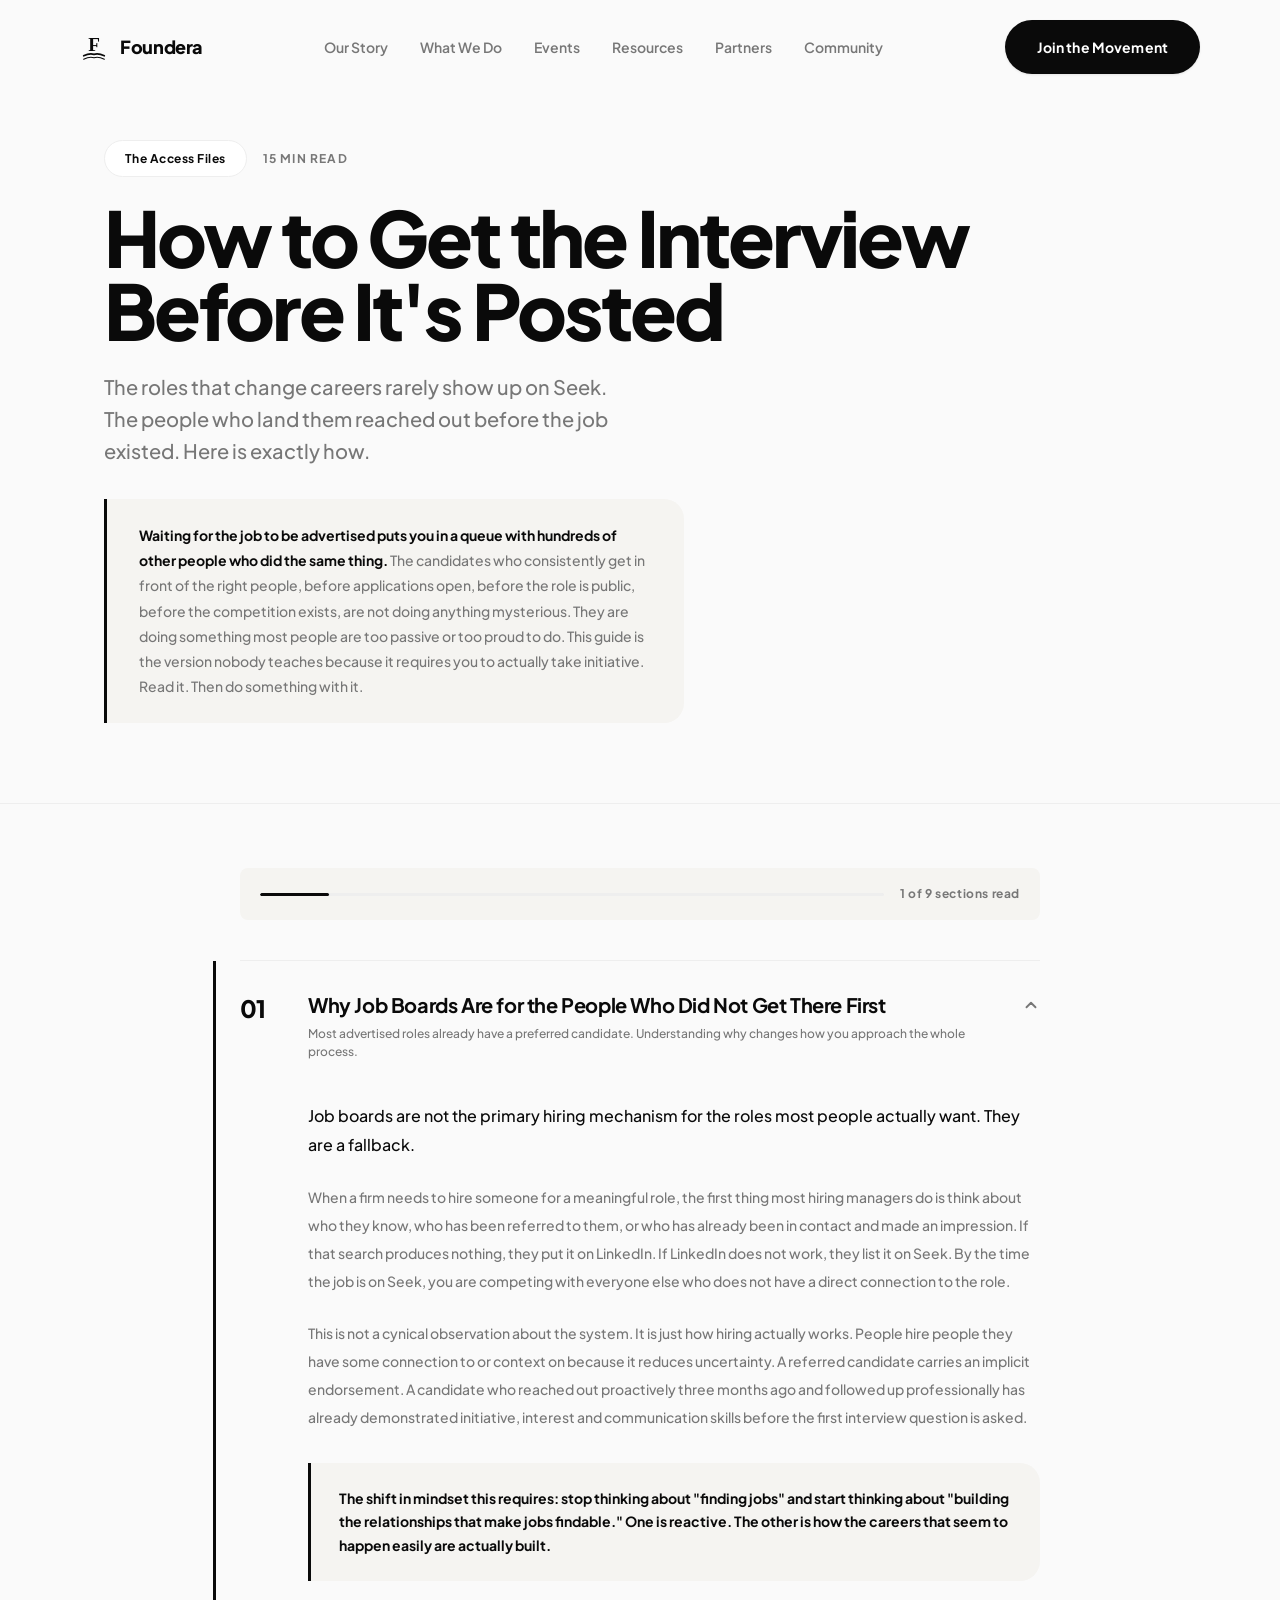
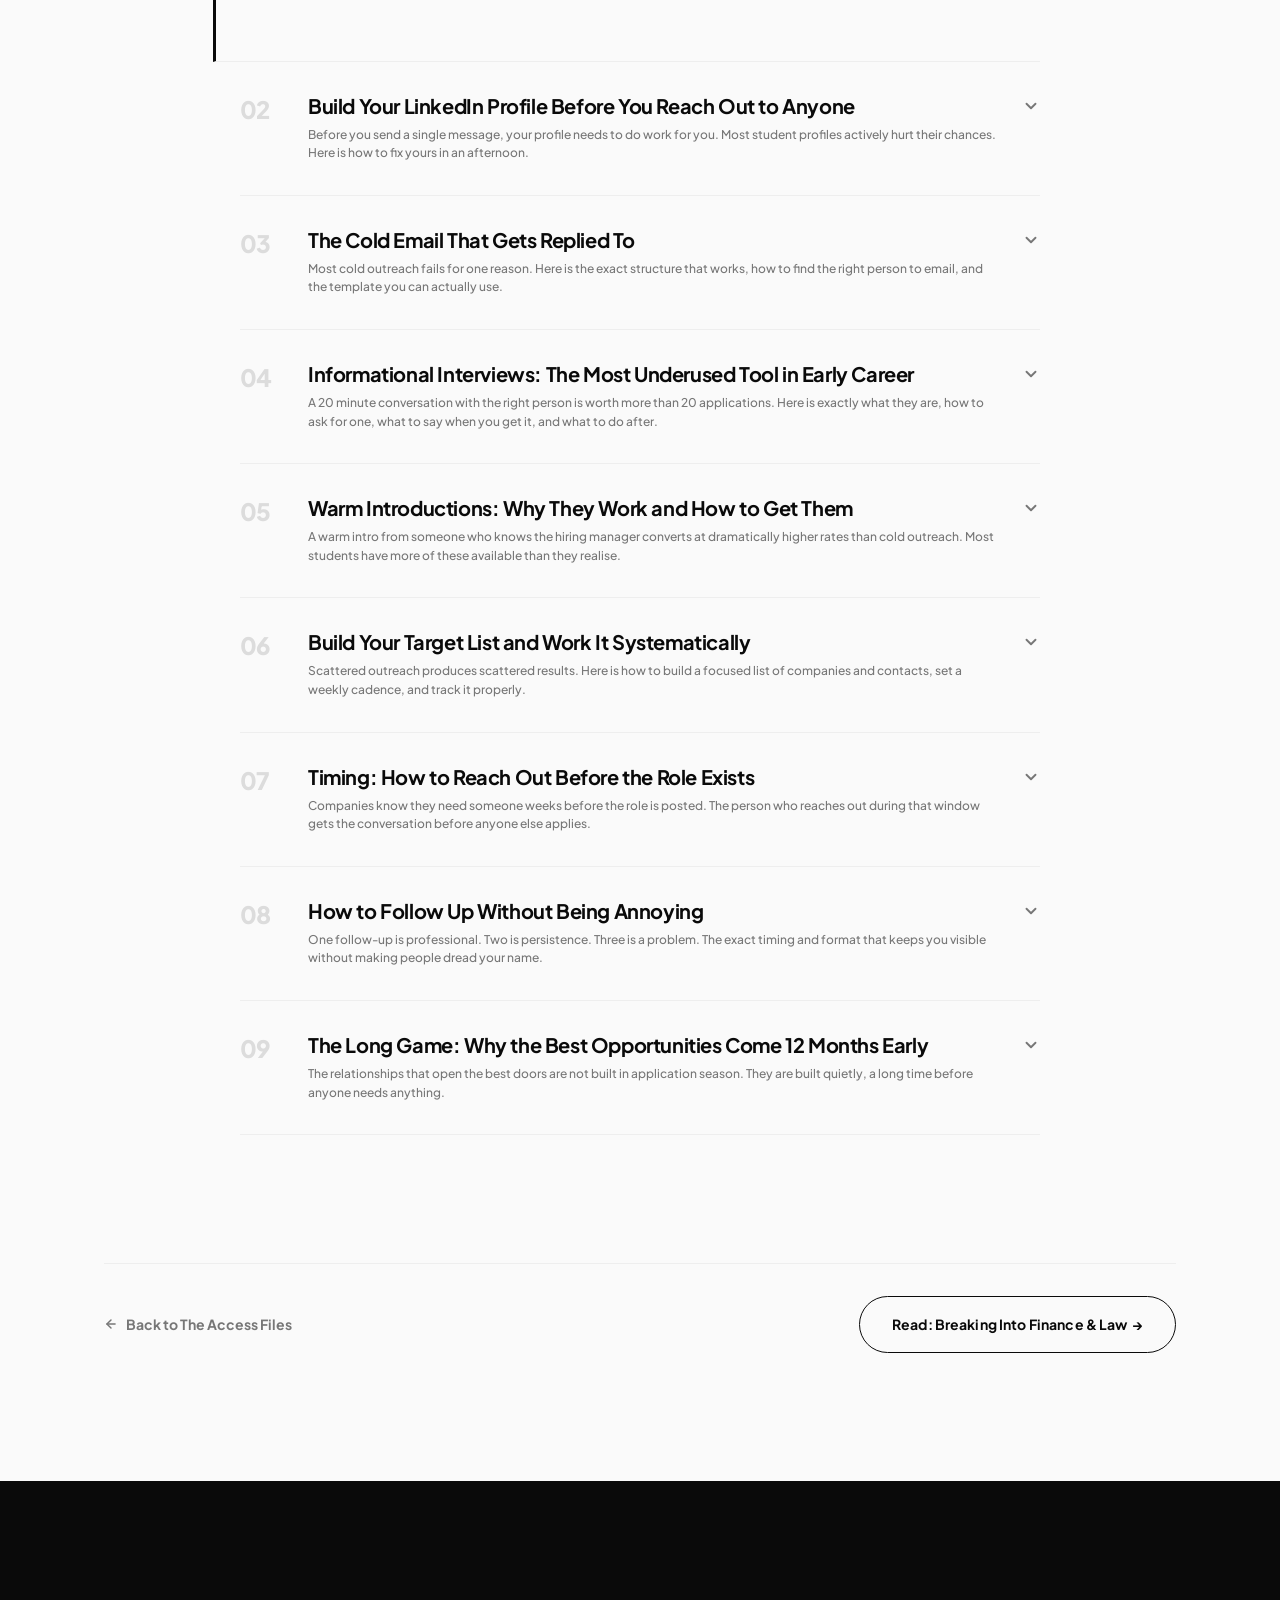
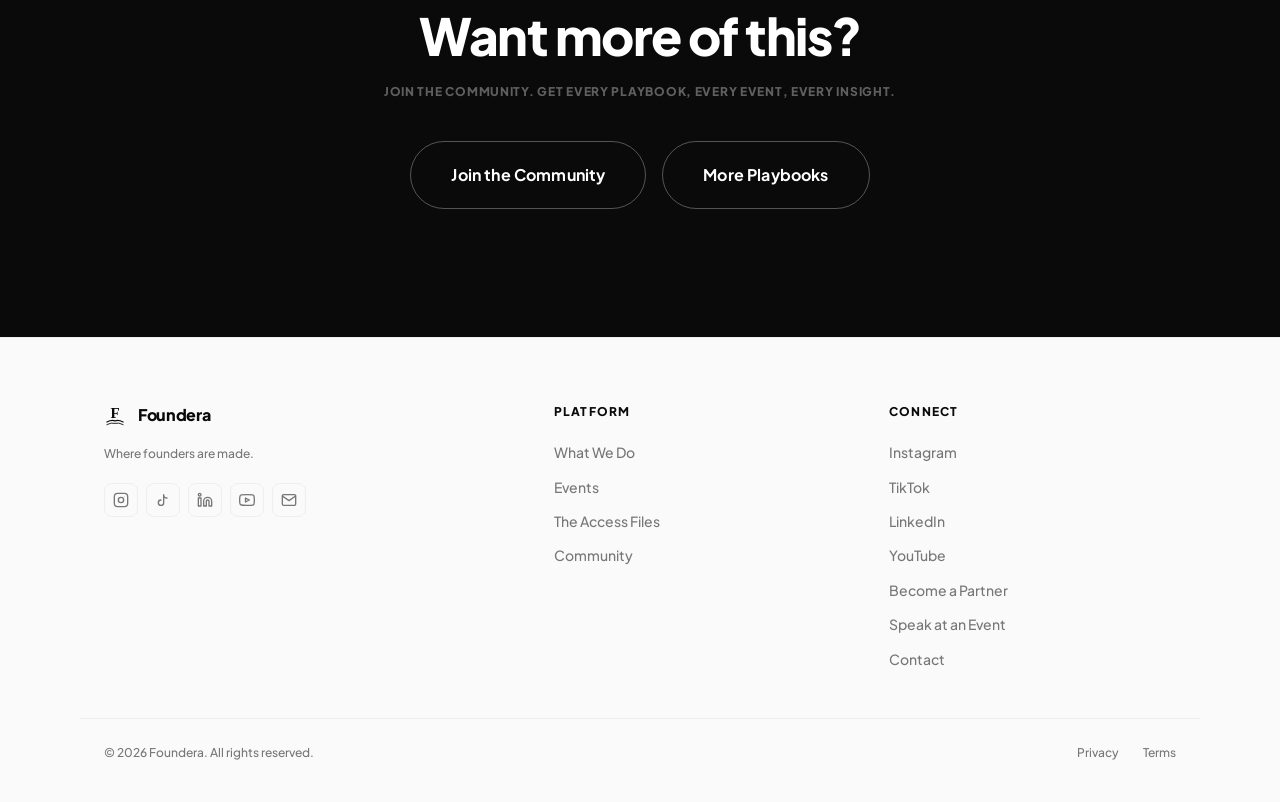
<file: resource-networking.html>
<!DOCTYPE html>
<html lang="en">
<head>
  <meta charset="UTF-8" />
  <meta name="viewport" content="width=device-width, initial-scale=1.0" />
  <meta name="description" content="How to Get the Interview Before It's Posted | Foundera, The roles that matter rarely appear on Seek. Here is exactly how to get there first." />
  <meta name="theme-color" content="#0A0A0A" />
  <title>How to Get the Interview Before It's Posted | Foundera</title>
  <link rel="icon" type="image/svg+xml" href="data:image/svg+xml,%3Csvg xmlns='http://www.w3.org/2000/svg' viewBox='0 0 32 38' fill='none'%3E%3Ctext x='16' y='25' text-anchor='middle' font-family='Georgia%2Cserif' font-size='26' font-weight='700' fill='%230A0A0A'%3EF%3C%2Ftext%3E%3Cpath d='M2 31 Q10 27 16 29 Q22 27 30 31' stroke='%230A0A0A' stroke-width='2.2' stroke-linecap='round' fill='none'/%3E%3Cpath d='M2 35.5 Q10 31.5 16 33.5 Q22 31.5 30 35.5' stroke='%230A0A0A' stroke-width='1.5' stroke-linecap='round' fill='none'/%3E%3C%2Fsvg%3E" />
  <link rel="preconnect" href="https://fonts.googleapis.com" />
  <link rel="preconnect" href="https://fonts.gstatic.com" crossorigin />
  <link rel="stylesheet" href="style.css" />
  <style>
    .resource-hero {
      padding: 140px 0 var(--sp-20);
      border-bottom: 1px solid var(--color-border);
    }
    .resource-meta {
      display: flex; align-items: center; gap: var(--sp-4);
      margin-bottom: var(--sp-6); flex-wrap: wrap;
    }
    .resource-read-time {
      font-size: var(--text-xs); font-weight: var(--fw-bold);
      color: var(--color-grey); letter-spacing: .1em; text-transform: uppercase;
    }
    .resource-hero-h1 {
      font-size: clamp(2.5rem, 6vw, 5rem);
      font-weight: var(--fw-black); letter-spacing: var(--ls-tightest);
      line-height: .95; margin-bottom: var(--sp-6);
    }
    .resource-hero-sub {
      font-size: clamp(var(--text-base), 1.8vw, var(--text-xl));
      font-weight: var(--fw-medium); color: var(--color-grey);
      max-width: 520px; line-height: 1.6; margin-bottom: var(--sp-8);
    }
    .resource-intro-note {
      font-size: var(--text-sm); color: var(--color-grey);
      font-weight: var(--fw-medium); max-width: 580px; line-height: 1.8;
      padding: var(--sp-6) var(--sp-8);
      border-left: 3px solid var(--color-black);
      background: var(--color-off-white);
      border-radius: 0 var(--r-card) var(--r-card) 0;
    }
    .resource-intro-note strong { color: var(--color-black); font-weight: var(--fw-bold); }

    /* ── Accordion ── */
    .acc-wrap { max-width: 800px; margin: 0 auto; }
    .acc-list { border-top: 1px solid var(--color-border); }
    .acc-item { border-bottom: 1px solid var(--color-border); }
    .acc-item.acc-open {
      border-left: 3px solid var(--color-black);
      padding-left: var(--sp-6);
      margin-left: calc(-3px - var(--sp-6));
    }
    .acc-trigger {
      width: 100%; display: flex; align-items: flex-start;
      gap: var(--sp-5); padding: var(--sp-8) 0;
      background: none; border: none; cursor: pointer; text-align: left;
    }
    .acc-trigger:hover .acc-title { opacity: .7; }
    .acc-num {
      font-size: var(--text-2xl); font-weight: var(--fw-black);
      letter-spacing: -.03em; color: rgba(10,10,10,.12);
      min-width: 48px; line-height: 1; padding-top: 3px;
      transition: color .25s ease; flex-shrink: 0;
    }
    .acc-trigger[aria-expanded="true"] .acc-num { color: var(--color-black); }
    .acc-title-group { flex: 1; display: flex; flex-direction: column; gap: var(--sp-2); }
    .acc-title {
      font-size: clamp(var(--text-base), 2vw, var(--text-xl));
      font-weight: var(--fw-bold); letter-spacing: var(--ls-tight);
      color: var(--color-black); line-height: 1.2; transition: opacity .2s ease;
    }
    .acc-teaser {
      font-size: var(--text-xs); font-weight: var(--fw-medium);
      color: var(--color-grey); line-height: 1.55;
    }
    .acc-icon {
      display: flex; align-items: center; color: var(--color-grey);
      transition: transform .3s cubic-bezier(.4,0,.2,1);
      flex-shrink: 0; margin-top: 3px;
    }
    .acc-trigger[aria-expanded="true"] .acc-icon { transform: rotate(180deg); }
    .acc-body { max-height: 0; overflow: hidden; transition: max-height .5s cubic-bezier(.4,0,.2,1); }
    .acc-body.is-open { max-height: 8000px; }
    .acc-inner { padding: var(--sp-2) 0 var(--sp-12) calc(48px + var(--sp-5)); }
    .acc-inner > p:first-child {
      font-size: var(--text-base); color: var(--color-black);
      line-height: 1.8; font-weight: var(--fw-medium); margin-bottom: var(--sp-6);
    }
    .acc-inner p {
      font-size: var(--text-sm); color: var(--color-grey);
      line-height: 2.0; margin-bottom: var(--sp-6); font-weight: var(--fw-medium);
    }
    .acc-inner p:last-child { margin-bottom: 0; }
    .acc-inner strong { color: var(--color-black); font-weight: var(--fw-bold); }
    .acc-inner h4 {
      font-size: var(--text-lg); font-weight: var(--fw-bold);
      letter-spacing: var(--ls-tight); color: var(--color-black);
      margin: var(--sp-10) 0 var(--sp-4);
      padding-bottom: var(--sp-3); border-bottom: 1px solid var(--color-border);
    }
    .acc-inner ul {
      margin: var(--sp-4) 0 var(--sp-8);
      display: flex; flex-direction: column; gap: var(--sp-3);
      list-style: none; padding: 0;
    }
    .acc-inner li {
      font-size: var(--text-sm); color: var(--color-grey);
      line-height: 1.8; font-weight: var(--fw-medium);
      padding-left: var(--sp-5); position: relative;
    }
    .acc-inner li::before {
      content: ' '; position: absolute; left: 0;
      color: rgba(10,10,10,.28); font-weight: var(--fw-bold);
    }
    .callout {
      border-left: 3px solid var(--color-black);
      background: var(--color-off-white);
      border-radius: 0 var(--r-card) var(--r-card) 0;
      padding: var(--sp-6) var(--sp-7); margin: var(--sp-8) 0;
    }
    .callout p {
      font-size: var(--text-sm) !important; color: var(--color-black) !important;
      font-weight: var(--fw-bold) !important; line-height: 1.65 !important; margin: 0 !important;
    }
    .tip-list { display: flex; flex-direction: column; gap: var(--sp-5); margin: var(--sp-6) 0; }
    .tip-item { display: flex; gap: var(--sp-4); align-items: flex-start; }
    .tip-dot { width: 6px; height: 6px; border-radius: 50%; background: var(--color-black); flex-shrink: 0; margin-top: 8px; }
    .tip-text { font-size: var(--text-sm); color: var(--color-grey); line-height: 1.8; font-weight: var(--fw-medium); }
    .tip-text strong { color: var(--color-black); }

    /* Email template block */
    .email-template {
      background: #f8f7f5;
      border: 1px solid var(--color-border);
      border-radius: 14px;
      padding: var(--sp-6) var(--sp-7);
      margin: var(--sp-8) 0;
      font-size: var(--text-sm);
    }
    .email-template-label {
      font-size: var(--text-xs); font-weight: var(--fw-black);
      letter-spacing: .1em; text-transform: uppercase;
      color: var(--color-grey); margin-bottom: var(--sp-4);
    }
    .email-template p {
      font-size: var(--text-sm) !important;
      color: var(--color-black) !important;
      line-height: 1.75 !important;
      margin-bottom: var(--sp-3) !important;
      font-weight: var(--fw-medium) !important;
    }
    .email-template p:last-child { margin-bottom: 0 !important; }
    .email-template em { color: var(--color-grey); font-style: normal; }

    /* Reading progress */
    .acc-progress-bar {
      display: flex; align-items: center; gap: var(--sp-4);
      margin-bottom: var(--sp-10); padding: var(--sp-4) var(--sp-5);
      background: var(--color-off-white); border-radius: var(--r-sm);
    }
    .acc-progress-track { flex: 1; height: 3px; background: var(--color-border); border-radius: 100px; overflow: hidden; }
    .acc-progress-fill { height: 100%; background: var(--color-black); border-radius: 100px; width: 0%; transition: width .4s cubic-bezier(.4,0,.2,1); }
    .acc-progress-label { font-size: var(--text-xs); font-weight: var(--fw-bold); color: var(--color-grey); white-space: nowrap; letter-spacing: .05em; }

    .section-intro { padding: var(--sp-16) 0 0; }

    @media (max-width: 768px) {
      .resource-hero { padding: 120px 0 var(--sp-14); }
      .acc-inner { padding-left: 0; }
    }
  </style>
</head>
<body>

  <!-- NAV -->
  <nav class="nav" id="nav">
    <div class="nav-inner">
      <a href="index.html" class="nav-logo">
        <svg width="28" height="28" viewBox="0 0 32 38" fill="none" xmlns="http://www.w3.org/2000/svg">
          <text x="16" y="25" text-anchor="middle" font-family="Georgia,'Times New Roman',serif" font-size="26" font-weight="700" fill="currentColor">F</text>
          <path d="M2 31 Q10 27 16 29 Q22 27 30 31" stroke="currentColor" stroke-width="2.2" stroke-linecap="round" fill="none"/>
          <path d="M2 35.5 Q10 31.5 16 33.5 Q22 31.5 30 35.5" stroke="currentColor" stroke-width="1.5" stroke-linecap="round" fill="none"/>
        </svg>
        <span class="nav-logo-word">Foundera</span>
      </a>
      <ul class="nav-links">
        <li><a href="about.html"      class="nav-link">Our Story</a></li>
        <li><a href="what-we-do.html" class="nav-link">What We Do</a></li>
        <li><a href="events.html"     class="nav-link">Events</a></li>
        <li><a href="resources.html" class="nav-link">Resources</a></li>
        <li><a href="partners.html"   class="nav-link">Partners</a></li>
        <li><a href="community.html"  class="nav-link">Community</a></li>
      </ul>
      <a href="community.html" class="btn btn-primary">Join the Movement</a>
    </div>
  </nav>

  <main>

    <!-- HERO -->
    <section class="resource-hero">
      <div class="container">
        <div class="resource-meta reveal">
          <span class="pill">The Access Files</span>
          <span class="resource-read-time">15 min read</span>
        </div>
        <h1 class="resource-hero-h1 reveal d1">How to Get the Interview<br>Before It's Posted</h1>
        <p class="resource-hero-sub reveal d2">The roles that change careers rarely show up on Seek. The people who land them reached out before the job existed. Here is exactly how.</p>
        <div class="resource-intro-note reveal d3">
          <strong>Waiting for the job to be advertised puts you in a queue with hundreds of other people who did the same thing.</strong> The candidates who consistently get in front of the right people, before applications open, before the role is public, before the competition exists, are not doing anything mysterious. They are doing something most people are too passive or too proud to do. This guide is the version nobody teaches because it requires you to actually take initiative. Read it. Then do something with it.
        </div>
      </div>
    </section>

    <!-- ACCORDION -->
    <section class="section-intro section">
      <div class="container">
        <div class="acc-wrap">

          <div class="acc-progress-bar">
            <div class="acc-progress-track"><div class="acc-progress-fill" id="netProgressFill"></div></div>
            <span class="acc-progress-label" id="netProgressLabel">0 of 9 sections read</span>
          </div>

          <div class="acc-list">

            <!-- 01 -->
            <div class="acc-item acc-open reveal">
              <button class="acc-trigger" aria-expanded="true" data-acc>
                <span class="acc-num">01</span>
                <div class="acc-title-group">
                  <span class="acc-title">Why Job Boards Are for the People Who Did Not Get There First</span>
                  <span class="acc-teaser">Most advertised roles already have a preferred candidate. Understanding why changes how you approach the whole process.</span>
                </div>
                <span class="acc-icon"><svg width="18" height="18" viewBox="0 0 24 24" fill="none" stroke="currentColor" stroke-width="2.5" stroke-linecap="round" stroke-linejoin="round"><polyline points="6 9 12 15 18 9"/></svg></span>
              </button>
              <div class="acc-body is-open" aria-hidden="false">
                <div class="acc-inner">
                  <p>Job boards are not the primary hiring mechanism for the roles most people actually want. They are a fallback.</p>
                  <p>When a firm needs to hire someone for a meaningful role, the first thing most hiring managers do is think about who they know, who has been referred to them, or who has already been in contact and made an impression. If that search produces nothing, they put it on LinkedIn. If LinkedIn does not work, they list it on Seek. By the time the job is on Seek, you are competing with everyone else who does not have a direct connection to the role.</p>
                  <p>This is not a cynical observation about the system. It is just how hiring actually works. People hire people they have some connection to or context on because it reduces uncertainty. A referred candidate carries an implicit endorsement. A candidate who reached out proactively three months ago and followed up professionally has already demonstrated initiative, interest and communication skills before the first interview question is asked.</p>
                  <div class="callout">
                    <p>The shift in mindset this requires: stop thinking about "finding jobs" and start thinking about "building the relationships that make jobs findable." One is reactive. The other is how the careers that seem to happen easily are actually built.</p>
                  </div>
                </div>
              </div>
            </div>

            <!-- 02 -->
            <div class="acc-item reveal">
              <button class="acc-trigger" aria-expanded="false" data-acc>
                <span class="acc-num">02</span>
                <div class="acc-title-group">
                  <span class="acc-title">Build Your LinkedIn Profile Before You Reach Out to Anyone</span>
                  <span class="acc-teaser">Before you send a single message, your profile needs to do work for you. Most student profiles actively hurt their chances. Here is how to fix yours in an afternoon.</span>
                </div>
                <span class="acc-icon"><svg width="18" height="18" viewBox="0 0 24 24" fill="none" stroke="currentColor" stroke-width="2.5" stroke-linecap="round" stroke-linejoin="round"><polyline points="6 9 12 15 18 9"/></svg></span>
              </button>
              <div class="acc-body" aria-hidden="true">
                <div class="acc-inner">
                  <p>Every person you reach out to will look you up before they reply. That is not a maybe. It is a certainty. Your LinkedIn profile is read before anyone decides whether your message is worth responding to. If it looks like a template, they will treat you like one.</p>
                  <h4>Profile photo</h4>
                  <p>This matters more than people admit. You do not need a professional photographer. You need a clear, well-lit photo where your face is visible and you look like someone a professional would be comfortable introducing to a colleague. Good lighting, a plain background, and a slight smile is enough. No group photos cropped down, no sunglasses, no holiday shots. If you would not use it as your profile picture for a university portal, do not use it here.</p>
                  <h4>Headline</h4>
                  <p>Your default LinkedIn headline is your degree and university. That tells people nothing beyond what is already obvious from your education section. Use the headline to say what you are interested in and where you are heading.</p>
                  <div class="callout">
                    <p>Instead of "Commerce Student at UNSW," try: "Finance student at UNSW | Interested in investment banking and capital markets" or "Law student at Melbourne | Focused on corporate and M&amp;A law."</p>
                  </div>
                  <p>That small change tells someone scanning your profile something real about you. It also means you are more likely to show up in searches when people are looking for students in your area of interest.</p>
                  <h4>About section</h4>
                  <p>Three to four sentences. That is all you need. Say what you are studying, what genuinely interests you about that field, and what you are looking for. Write it the way you would introduce yourself to someone at an industry event. Not formal. Not robotic. Not "passionate and driven."</p>
                  <p>Compare these two:</p>
                  <div class="email-template">
                    <p class="email-template-label">What not to write</p>
                    <p>I am a highly motivated and passionate finance student seeking to leverage my academic knowledge and interpersonal skills in a dynamic and fast-paced professional environment. I am driven by a desire to make an impact and am eager to contribute to a team-oriented culture.</p>
                  </div>
                  <div class="email-template">
                    <p class="email-template-label">What actually works</p>
                    <p>I am a third-year commerce student at UNSW, majoring in finance with a focus on equity markets. I have spent the last year building skills in financial modelling and following the infrastructure deal cycle in ANZ closely. I am looking to break into investment banking or capital markets, and I am genuinely interested in the work being done in the space right now. Happy to connect with anyone working in this area.</p>
                  </div>
                  <h4>Experience and projects</h4>
                  <p>Add everything relevant: university clubs, part-time jobs, internships, academic projects, case competitions. For each one, write one or two bullet points that describe what you actually did, not a job description. "Conducted financial analysis for a client pitch as part of a semester-long consulting project" is useful. "Responsible for various tasks in a team environment" is not.</p>
                  <h4>How to stay visible without posting constantly</h4>
                  <p>You do not need to create original content to be visible on LinkedIn. Commenting thoughtfully on posts by people in your target industry is enough. Not "great post!" but an actual observation or a question that shows you engaged with what they said. Do this a few times a week and you will start appearing in the feeds of people in your target industry. When you eventually reach out to one of them directly, your name will not be completely unfamiliar.</p>
                  <h4>Connection requests vs. cold messages</h4>
                  <p>Always send a personalised note with a connection request. The default "I'd like to add you to my professional network" is ignored almost universally. A short note explaining who you are and why you want to connect takes 30 seconds and significantly increases acceptance rates.</p>
                  <div class="tip-list">
                    <div class="tip-item"><span class="tip-dot"></span><span class="tip-text"><strong>Connection request note (when you have a mutual connection):</strong> "Hi [Name], I am connected with [mutual contact] and have been following your work in [area]. I would love to connect." Short. Direct. Specific.</span></div>
                    <div class="tip-item"><span class="tip-dot"></span><span class="tip-text"><strong>Connection request note (no mutual connection):</strong> "Hi [Name], I am a final-year commerce student at [Uni] with a strong interest in [their field]. I have been reading about [something specific to them] and would love to connect." Never lead with "I am looking for a job." That is a request, not a reason to connect.</span></div>
                    <div class="tip-item"><span class="tip-dot"></span><span class="tip-text"><strong>After they accept, wait before sending anything else.</strong> Do not immediately follow a connection acceptance with "so, do you have any openings?" Give it a few days. Comment on something they post. Then reach out with a genuine question or request for a conversation.</span></div>
                    <div class="tip-item"><span class="tip-dot"></span><span class="tip-text"><strong>The goal of LinkedIn outreach is a conversation, not a job offer.</strong> One message will not get you hired. It might get you a 20-minute call. That call might lead to a referral. That referral might lead to an interview. Think in steps.</span></div>
                  </div>
                </div>
              </div>
            </div>

            <!-- 03 -->
            <div class="acc-item reveal">
              <button class="acc-trigger" aria-expanded="false" data-acc>
                <span class="acc-num">03</span>
                <div class="acc-title-group">
                  <span class="acc-title">The Cold Email That Gets Replied To</span>
                  <span class="acc-teaser">Most cold outreach fails for one reason. Here is the exact structure that works, how to find the right person to email, and the template you can actually use.</span>
                </div>
                <span class="acc-icon"><svg width="18" height="18" viewBox="0 0 24 24" fill="none" stroke="currentColor" stroke-width="2.5" stroke-linecap="round" stroke-linejoin="round"><polyline points="6 9 12 15 18 9"/></svg></span>
              </button>
              <div class="acc-body" aria-hidden="true">
                <div class="acc-inner">
                  <p>Cold emails fail almost exclusively for one reason: they are about the sender, not the recipient. They lead with what the sender wants, ask for things without giving anything, and make the reader do work to understand why they should care. The cold email that gets a reply is short, specific, shows the sender has done their research, and asks for something small and reasonable.</p>
                  <h4>Find the right person to email</h4>
                  <p>Before you write a word, you need to know who you are writing to. Emailing a general inbox or the HR department is rarely useful for this kind of outreach. You want a specific person, ideally someone one or two levels above the role you eventually want, who has enough seniority to be interesting but enough proximity to know what early-career hiring looks like.</p>
                  <div class="tip-list">
                    <div class="tip-item"><span class="tip-dot"></span><span class="tip-text"><strong>LinkedIn team pages.</strong> Search the company, go to their People tab, filter by role or department. Find analysts, associates, junior managers in your target area. These are the people most likely to respond to a student reaching out.</span></div>
                    <div class="tip-item"><span class="tip-dot"></span><span class="tip-text"><strong>Company websites and team pages.</strong> Many boutiques, professional services firms, and mid-size companies list their team members publicly. This often gives you a name and sometimes even an email format.</span></div>
                    <div class="tip-item"><span class="tip-dot"></span><span class="tip-text"><strong>Press releases and media mentions.</strong> When a firm closes a deal, wins an award or launches a new division, they often quote or name the people involved. Those are warm targets because you now have something specific to reference.</span></div>
                    <div class="tip-item"><span class="tip-dot"></span><span class="tip-text"><strong>Email format guessing.</strong> Most companies use one of a handful of formats: firstname@company.com, firstname.lastname@company.com, f.lastname@company.com. Once you find one person's email on a website, you know the format and can apply it to others.</span></div>
                  </div>
                  <h4>The subject line</h4>
                  <p>Keep it short. Make it clear. Never use "Following up on my application" or "Seeking opportunities" or "Quick question." Those are deleted on instinct.</p>
                  <div class="tip-list">
                    <div class="tip-item"><span class="tip-dot"></span><span class="tip-text"><strong>Good subject lines:</strong> "Commerce student, 20 min call" or "Brief introduction, [Your Uni]" or "Question about your career path at [Company]." Simple, direct, human.</span></div>
                    <div class="tip-item"><span class="tip-dot"></span><span class="tip-text"><strong>Bad subject lines:</strong> "Exciting opportunity to connect with a motivated student," "Following up!!," "RE: Career enquiry." These signal that what follows will not be worth reading.</span></div>
                  </div>
                  <h4>The structure of the email itself</h4>
                  <div class="tip-list">
                    <div class="tip-item"><span class="tip-dot"></span><span class="tip-text"><strong>Three sentences for the intro, maximum.</strong> Who you are, where you study, what you are interested in. Nothing more in the opener. They need context, not a cover letter.</span></div>
                    <div class="tip-item"><span class="tip-dot"></span><span class="tip-text"><strong>A specific reason you chose them, not just the company.</strong> Reference something real: their career path, a project they worked on, an article they wrote, a panel they spoke on. This is the sentence that separates your email from every other email they received that week. If you cannot write this sentence specifically about this person, do not send the email yet.</span></div>
                    <div class="tip-item"><span class="tip-dot"></span><span class="tip-text"><strong>One clear ask.</strong> Not "I would love to learn about your career", that is open-ended and requires effort to respond to. "Would you be open to a 20 minute chat about your career path and what the team is working on?" is specific, bounded and easy to say yes to.</span></div>
                    <div class="tip-item"><span class="tip-dot"></span><span class="tip-text"><strong>This is an information interview request, not a job ask.</strong> That distinction matters enormously. You are not asking for a job. You are asking for a conversation. One feels like a burden. The other is just a chat. Lead with curiosity, not need.</span></div>
                  </div>
                  <div class="email-template">
                    <p class="email-template-label">Real example, use this as your starting point</p>
                    <p>Hi [Name],</p>
                    <p>I am a final-year Commerce student at [Uni] with a strong interest in [their field]. I came across your work on [specific project, article, or thing you found] and it is exactly the area I want to build experience in.</p>
                    <p>Would you be open to a 20 minute chat about your career path and what the team is working on?</p>
                    <p>Thanks for reading this. I know your time is limited and genuinely appreciate it.</p>
                    <p>[Your name]</p>
                  </div>
                  <div class="callout">
                    <p>The goal of this email is not to land a job. It is to get a conversation. One message will not get you hired. But one conversation, handled well, can lead to a referral, which can lead to an interview that never got posted. Think in steps.</p>
                  </div>
                  <h4>Following up</h4>
                  <p>If you send the email and hear nothing after seven business days, one follow-up is appropriate. Keep it to two sentences. Something like: "Hi [Name], just following up on my note from last week in case it got buried. Happy if the timing is not right. Thanks again." That is the full follow-up. If there is still no response, move on. Two unanswered messages is the limit. Sending a third crosses from persistence into annoyance, and annoyance is memorable for the wrong reasons.</p>
                </div>
              </div>
            </div>

            <!-- 04 -->
            <div class="acc-item reveal">
              <button class="acc-trigger" aria-expanded="false" data-acc>
                <span class="acc-num">04</span>
                <div class="acc-title-group">
                  <span class="acc-title">Informational Interviews: The Most Underused Tool in Early Career</span>
                  <span class="acc-teaser">A 20 minute conversation with the right person is worth more than 20 applications. Here is exactly what they are, how to ask for one, what to say when you get it, and what to do after.</span>
                </div>
                <span class="acc-icon"><svg width="18" height="18" viewBox="0 0 24 24" fill="none" stroke="currentColor" stroke-width="2.5" stroke-linecap="round" stroke-linejoin="round"><polyline points="6 9 12 15 18 9"/></svg></span>
              </button>
              <div class="acc-body" aria-hidden="true">
                <div class="acc-inner">
                  <p>An informational interview is a 20 minute conversation with someone working in the role or company you want to be in. It is not a job interview. It is not a pitch. It is a conversation where you ask questions and listen. That distinction matters more than almost anything else in this guide.</p>
                  <h4>Why they work</h4>
                  <p>People like talking about themselves and their career. Most professionals, when asked genuinely and respectfully, are happy to spend 20 minutes sharing how they got where they are. You are not asking for a favour when you request an informational interview. You are offering someone a chance to share their experience with a person who will genuinely value it. Most say yes when asked well.</p>
                  <p>The second reason they work: a person who has had a real conversation with you is far more likely to think of you when a role opens than a name on a CV they have never spoken to. The informational interview is the mechanism that converts a cold contact into a warm advocate.</p>
                  <h4>How to ask for one</h4>
                  <p>Be direct and make it low-pressure. The ask should be small, specific and easy to say yes to. The biggest mistake people make is being vague ("I would love to connect sometime") or making it feel like more than it is.</p>
                  <div class="email-template">
                    <p class="email-template-label">How to ask, this works</p>
                    <p>Hi [Name],</p>
                    <p>I am not expecting anything to come from this. I just want to learn from someone who has built a career in [their area]. Would you have 20 minutes for a call in the next few weeks?</p>
                    <p>[Your name]</p>
                  </div>
                  <p>That framing removes all pressure. You are not asking them to hire you, refer you or do anything beyond having a short conversation. Almost everyone can say yes to that.</p>
                  <h4>What to ask when you get there</h4>
                  <p>Prepare five or six questions before the call. Make them open and specific to their experience. The best informational interview questions are ones only they can answer.</p>
                  <div class="tip-list">
                    <div class="tip-item"><span class="tip-dot"></span><span class="tip-text"><strong>How did you get into this role?</strong> Most career paths are non-linear and interesting. This opens the conversation naturally and gives you real context you cannot get from a LinkedIn profile.</span></div>
                    <div class="tip-item"><span class="tip-dot"></span><span class="tip-text"><strong>What does a typical week actually look like for you?</strong> The gap between what a role sounds like and what it feels like day-to-day is enormous. This question closes that gap.</span></div>
                    <div class="tip-item"><span class="tip-dot"></span><span class="tip-text"><strong>What do you wish you had known when you were starting out?</strong> This is the question that produces the most genuinely useful answers. People open up when asked to reflect on what they know now versus what they knew then.</span></div>
                    <div class="tip-item"><span class="tip-dot"></span><span class="tip-text"><strong>What do you look for when you are involved in hiring?</strong> If they have any hiring involvement, this is gold. You are getting the unfiltered version of what actually gets someone the role.</span></div>
                    <div class="tip-item"><span class="tip-dot"></span><span class="tip-text"><strong>What is changing in your industry right now that most people are not paying enough attention to?</strong> This question signals that you think seriously about the field, not just the job.</span></div>
                  </div>
                  <h4>What not to do</h4>
                  <div class="tip-list">
                    <div class="tip-item"><span class="tip-dot"></span><span class="tip-text"><strong>Do not ask for a job.</strong> You said this was an informational conversation. The moment you pivot to "so, are there any openings?" you have broken the social contract of the meeting and made the person regret agreeing to it.</span></div>
                    <div class="tip-item"><span class="tip-dot"></span><span class="tip-text"><strong>Do not pitch yourself.</strong> This is not your moment to list your achievements. If they ask what you have been working on, give a brief honest answer and return to asking questions. The meeting is about learning from them.</span></div>
                    <div class="tip-item"><span class="tip-dot"></span><span class="tip-text"><strong>Do not go over time.</strong> You asked for 20 minutes. At 18 minutes, say: "I know we are getting close to time. I do not want to keep you. Is there anything you would add for someone at my stage?" Then wrap up. Respecting the time you asked for is one of the most professional things you can do.</span></div>
                  </div>
                  <h4>What to do after</h4>
                  <p>Send a follow-up message within 24 hours. Make it specific. Reference one thing they said that was genuinely useful or made you think differently. Not "thanks so much, that was really helpful." Something like: "Your point about [specific thing] changed how I am thinking about [specific decision]. I really appreciate you taking the time."</p>
                  <div class="callout">
                    <p>That specific follow-up is how a one-off 20 minute conversation becomes a lasting professional relationship. People remember who paid attention. Most people do not send any follow-up at all. The ones who do, and do it with genuine specificity, are the ones who get thought of when something opens up.</p>
                  </div>
                </div>
              </div>
            </div>

            <!-- 05 -->
            <div class="acc-item reveal">
              <button class="acc-trigger" aria-expanded="false" data-acc>
                <span class="acc-num">05</span>
                <div class="acc-title-group">
                  <span class="acc-title">Warm Introductions: Why They Work and How to Get Them</span>
                  <span class="acc-teaser">A warm intro from someone who knows the hiring manager converts at dramatically higher rates than cold outreach. Most students have more of these available than they realise.</span>
                </div>
                <span class="acc-icon"><svg width="18" height="18" viewBox="0 0 24 24" fill="none" stroke="currentColor" stroke-width="2.5" stroke-linecap="round" stroke-linejoin="round"><polyline points="6 9 12 15 18 9"/></svg></span>
              </button>
              <div class="acc-body" aria-hidden="true">
                <div class="acc-inner">
                  <p>A warm introduction, where someone who knows the person you want to meet vouches for you and makes the connection, converts at dramatically higher rates than any cold outreach. The person receiving the introduction already has a reason to trust you before the first word is exchanged. That is an enormous advantage, and most students underestimate how accessible it is.</p>
                  <h4>Who is already in your network</h4>
                  <p>Most students think in terms of direct connections, people they know well enough to call, and miss the far more valuable second-degree connections sitting just one step away. Before you reach outward, map what you already have access to.</p>
                  <div class="tip-list">
                    <div class="tip-item"><span class="tip-dot"></span><span class="tip-text"><strong>Professors and tutors.</strong> Academics often have deep industry ties from previous careers, research collaborations and advisory roles. They are frequently willing to make introductions for students they know. Most students never ask.</span></div>
                    <div class="tip-item"><span class="tip-dot"></span><span class="tip-text"><strong>Your parents' networks.</strong> This one is underused. Your parents know people. Some of those people work in industries you care about, or know people who do. There is nothing wrong with saying "Mum, do you know anyone at X or in Y field?" The answer will sometimes surprise you.</span></div>
                    <div class="tip-item"><span class="tip-dot"></span><span class="tip-text"><strong>Alumni networks.</strong> Your university has graduates in almost every firm and industry you want to enter. Most universities have formal alumni directories. Many alumni are genuinely willing to talk to students from their university, especially if you reach out specifically rather than generically.</span></div>
                    <div class="tip-item"><span class="tip-dot"></span><span class="tip-text"><strong>Former managers from part-time jobs.</strong> Someone who has seen you work and thinks highly of you is a credible advocate. Even a manager from a hospitality or retail job can speak to your reliability, work ethic and character, and may well have connections in more relevant industries.</span></div>
                    <div class="tip-item"><span class="tip-dot"></span><span class="tip-text"><strong>LinkedIn second-degree connections.</strong> Search for people at your target companies on LinkedIn. When you see a 2nd connection label, click on it to see who you both know. That mutual connection is your bridge. Use it.</span></div>
                  </div>
                  <h4>How to ask for an introduction without making it awkward</h4>
                  <p>When you ask someone to introduce you to a person in their network, you are asking them to put their name and reputation behind the connection. Make it as easy as possible for them to say yes. The format that works: contact your mutual connection directly, explain what you are looking for and why, name the specific person you want to meet, and offer to write the introduction they can simply forward.</p>
                  <div class="callout">
                    <p>"I noticed you are connected to [Name] at [Company]. I am genuinely interested in [their field] and would love to reach out to them. Would you be comfortable making an introduction, or happy if I mentioned your name when I got in touch?"</p>
                  </div>
                  <p>That script works because it gives the person making the intro two options: a formal introduction or simply permission to drop their name. The second option has almost no friction. Most people are happy to do the favour when you have made the work of doing it this easy.</p>
                  <h4>Write the email they can forward</h4>
                  <p>If they agree to make a formal introduction, do not make them write it. Send them a short paragraph they can paste directly into an email and forward on. Something like:</p>
                  <div class="email-template">
                    <p class="email-template-label">The forwardable intro, send this to your contact</p>
                    <p>Hi [Name],</p>
                    <p>I wanted to introduce you to [Your Name], a final-year [degree] student at [Uni] who I have known for [context]. They are seriously interested in [their field] and are exactly the kind of person worth having a conversation with. I thought of you given your work at [Company].</p>
                    <p>[Your Name], I will let you take it from here.</p>
                  </div>
                  <p>When you make it that easy, people follow through. When you leave it to them to figure out what to say, it gets forgotten.</p>
                  <h4>Make introductions go both ways</h4>
                  <p>The fastest way to build a reputation as someone worth knowing is to introduce people to each other without expecting anything in return. When you think someone you know would genuinely benefit from knowing someone else you know, make that connection. People who do this consistently are remembered, trusted and included in opportunities that never go public.</p>
                </div>
              </div>
            </div>

            <!-- 06 -->
            <div class="acc-item reveal">
              <button class="acc-trigger" aria-expanded="false" data-acc>
                <span class="acc-num">06</span>
                <div class="acc-title-group">
                  <span class="acc-title">Build Your Target List and Work It Systematically</span>
                  <span class="acc-teaser">Scattered outreach produces scattered results. Here is how to build a focused list of companies and contacts, set a weekly cadence, and track it properly.</span>
                </div>
                <span class="acc-icon"><svg width="18" height="18" viewBox="0 0 24 24" fill="none" stroke="currentColor" stroke-width="2.5" stroke-linecap="round" stroke-linejoin="round"><polyline points="6 9 12 15 18 9"/></svg></span>
              </button>
              <div class="acc-body" aria-hidden="true">
                <div class="acc-inner">
                  <p>Sending five emails to five random people you found on LinkedIn is not a strategy. It is activity that feels productive but produces nothing. The people who consistently land roles through proactive outreach treat it like a process, not a one-off effort. They have a list, they work it regularly, and they track what happens.</p>
                  <h4>Start with 10 to 20 companies you actually want to work for</h4>
                  <p>Be specific and be honest. Not "somewhere in finance" or "a good law firm." Name the actual organisations. Research them. Understand what makes each one different from its competitors. Know something real about their work before you reach out to anyone there. Vague interest produces vague outreach, and vague outreach gets ignored.</p>
                  <p>For each company on your list, identify two or three people in roles similar to what you want, or who are one or two levels above it and involved in hiring. Use LinkedIn's People search filtered by company and job title. You are looking for analysts, associates, junior managers, or people with "talent" or "people" in their title if you want to understand the hiring process.</p>
                  <h4>Set a weekly outreach goal and stick to it</h4>
                  <div class="callout">
                    <p>Reach out to three people per week. That is 12 per month. Even at a 10 percent response rate, that is one or two real conversations every few weeks. Done consistently over a semester, that is 20 to 30 conversations with people in industries you want to enter, before a single application is submitted.</p>
                  </div>
                  <p>Three per week sounds small. Most students do three total and then stop when they do not hear back immediately. The consistent ones, the ones who keep going week after week without expecting instant results, are the ones who end up with advocates at the firms they are applying to when application season opens.</p>
                  <h4>Track your outreach</h4>
                  <p>A simple spreadsheet is all you need. Build a table with these columns and update it every time you take an action:</p>
                  <div class="tip-list">
                    <div class="tip-item"><span class="tip-dot"></span><span class="tip-text"><strong>Company.</strong> The organisation you are targeting.</span></div>
                    <div class="tip-item"><span class="tip-dot"></span><span class="tip-text"><strong>Name.</strong> The specific person you contacted.</span></div>
                    <div class="tip-item"><span class="tip-dot"></span><span class="tip-text"><strong>Role.</strong> Their title so you remember the context.</span></div>
                    <div class="tip-item"><span class="tip-dot"></span><span class="tip-text"><strong>Date contacted.</strong> When you sent the first message.</span></div>
                    <div class="tip-item"><span class="tip-dot"></span><span class="tip-text"><strong>Response.</strong> Yes, no, or no reply. If yes, what happened.</span></div>
                    <div class="tip-item"><span class="tip-dot"></span><span class="tip-text"><strong>Follow-up date.</strong> When to send the one follow-up if you have not heard back.</span></div>
                    <div class="tip-item"><span class="tip-dot"></span><span class="tip-text"><strong>Notes.</strong> Anything relevant from the conversation, or a reminder of what you discussed so follow-up messages feel personal.</span></div>
                  </div>
                  <p>This takes ten minutes a week to maintain and eliminates the cognitive load of remembering who you contacted and when. It also shows you patterns: which types of outreach are getting responses, which companies seem more accessible, and how much of the work you are actually doing versus intending to do.</p>
                </div>
              </div>
            </div>

            <!-- 07 -->
            <div class="acc-item reveal">
              <button class="acc-trigger" aria-expanded="false" data-acc>
                <span class="acc-num">07</span>
                <div class="acc-title-group">
                  <span class="acc-title">Timing: How to Reach Out Before the Role Exists</span>
                  <span class="acc-teaser">Companies know they need someone weeks before the role is posted. The person who reaches out during that window gets the conversation before anyone else applies.</span>
                </div>
                <span class="acc-icon"><svg width="18" height="18" viewBox="0 0 24 24" fill="none" stroke="currentColor" stroke-width="2.5" stroke-linecap="round" stroke-linejoin="round"><polyline points="6 9 12 15 18 9"/></svg></span>
              </button>
              <div class="acc-body" aria-hidden="true">
                <div class="acc-inner">
                  <p>Companies do not decide to hire someone and post the role the same day. There is almost always a window, sometimes days, sometimes weeks, between when the need becomes clear and when the job advertisement goes live. The person who reaches out during that window gets the conversation before the competition exists. Being first is not about being pushy. It is about being ready.</p>
                  <h4>How to know when a company might be hiring</h4>
                  <div class="tip-list">
                    <div class="tip-item"><span class="tip-dot"></span><span class="tip-text"><strong>Fundraising and investment announcements.</strong> When a company raises a funding round, takes on a new investor, or secures a major contract, headcount almost always follows. Set Google alerts for the companies on your target list and watch for funding news.</span></div>
                    <div class="tip-item"><span class="tip-dot"></span><span class="tip-text"><strong>Expansion and new offices.</strong> When a firm opens a new office, enters a new market or acquires another business, they need people. These announcements are public. Read them as hiring signals.</span></div>
                    <div class="tip-item"><span class="tip-dot"></span><span class="tip-text"><strong>Leadership changes.</strong> A new managing director, a new division head, a new partner. New leaders often build their own teams. The window right after a leadership announcement is often an excellent time to reach out.</span></div>
                    <div class="tip-item"><span class="tip-dot"></span><span class="tip-text"><strong>LinkedIn activity from team members.</strong> When people within a team start posting more about growth, team wins, or exciting projects, they are often in a phase where they need more hands. Follow the companies and people on your list and pay attention to what they share.</span></div>
                    <div class="tip-item"><span class="tip-dot"></span><span class="tip-text"><strong>Job board alerts, even before you are ready to apply.</strong> Set up alerts on LinkedIn and Seek for roles at your target companies or in your target field. When a relevant role appears, it is a signal that the company is in a hiring phase. That is the moment to reach out to someone there, even if the role is not exactly right for you.</span></div>
                  </div>
                  <h4>What to say when you reach out at the right moment</h4>
                  <p>You do not need to mention that you saw a hiring signal. You just need to reach out at that moment with a genuine, specific message asking for a conversation. The timing does the work. If the company is actively thinking about hiring and your message lands in front of the right person that week, the probability of a reply goes up significantly compared to reaching out when there is no immediate need.</p>
                  <div class="callout">
                    <p>Being first is not about being aggressive or claiming insider knowledge. It is about paying attention and being ready to act when the signals are right. Most candidates wait for the role to be public. You are reaching out while the conversation about hiring is still internal.</p>
                  </div>
                </div>
              </div>
            </div>

            <!-- 08 -->
            <div class="acc-item reveal">
              <button class="acc-trigger" aria-expanded="false" data-acc>
                <span class="acc-num">08</span>
                <div class="acc-title-group">
                  <span class="acc-title">How to Follow Up Without Being Annoying</span>
                  <span class="acc-teaser">One follow-up is professional. Two is persistence. Three is a problem. The exact timing and format that keeps you visible without making people dread your name.</span>
                </div>
                <span class="acc-icon"><svg width="18" height="18" viewBox="0 0 24 24" fill="none" stroke="currentColor" stroke-width="2.5" stroke-linecap="round" stroke-linejoin="round"><polyline points="6 9 12 15 18 9"/></svg></span>
              </button>
              <div class="acc-body" aria-hidden="true">
                <div class="acc-inner">
                  <p>Most people either do not follow up at all, which is a wasted opportunity, or they follow up in a way that feels desperate or persistent. Neither works. There is a straightforward way to stay on someone's radar that is professional, low-pressure and genuinely valued by the people you are staying in touch with.</p>
                  <h4>The one-week rule for initial outreach</h4>
                  <p>If you send a cold email or LinkedIn message and get no response after seven business days, one follow-up is appropriate. Keep it to two sentences. Something like: "Hi [Name], just following up in case this got lost. Happy if the timing is not right, I just wanted to make sure you saw it." That is it. If there is still no response after that, move on. Two unanswered messages is the limit. Sending a third is the point at which you cross from persistence into annoyance, and annoyance is memorable for the wrong reasons.</p>
                  <h4>Staying in touch with warm contacts</h4>
                  <p>The goal is not to check in every few weeks asking if there are any openings. That is exhausting for the person receiving it and makes the relationship feel transactional. The most effective way to stay in touch is to reach out when you have something genuinely worth sharing, not when you want something.</p>
                  <div class="tip-list">
                    <div class="tip-item"><span class="tip-dot"></span><span class="tip-text"><strong>Send an article or piece of news relevant to what they work on.</strong> One sentence explaining why you thought of them. No ask attached. This keeps the relationship warm without imposing on their time.</span></div>
                    <div class="tip-item"><span class="tip-dot"></span><span class="tip-text"><strong>Share a genuine update about yourself.</strong> "I started an internship last week and I have been thinking about something you mentioned when we spoke." This shows continuity and that the conversation actually meant something to you.</span></div>
                    <div class="tip-item"><span class="tip-dot"></span><span class="tip-text"><strong>Congratulate them on something real.</strong> A promotion, a transaction announcement, a piece of work that was made public. One sentence. No ask attached. People notice when someone pays attention to what they have built.</span></div>
                  </div>
                  <div class="callout">
                    <p>The goal of follow-up is not to extract value. It is to maintain a relationship so that when the right opportunity exists, your name comes to mind. That only works if the relationship feels genuine rather than transactional. The line between the two is whether you ever give without an agenda.</p>
                  </div>
                </div>
              </div>
            </div>

            <!-- 09 -->
            <div class="acc-item reveal">
              <button class="acc-trigger" aria-expanded="false" data-acc>
                <span class="acc-num">09</span>
                <div class="acc-title-group">
                  <span class="acc-title">The Long Game: Why the Best Opportunities Come 12 Months Early</span>
                  <span class="acc-teaser">The relationships that open the best doors are not built in application season. They are built quietly, a long time before anyone needs anything.</span>
                </div>
                <span class="acc-icon"><svg width="18" height="18" viewBox="0 0 24 24" fill="none" stroke="currentColor" stroke-width="2.5" stroke-linecap="round" stroke-linejoin="round"><polyline points="6 9 12 15 18 9"/></svg></span>
              </button>
              <div class="acc-body" aria-hidden="true">
                <div class="acc-inner">
                  <p>The most valuable piece of advice in this entire guide is this: start a full year before you think you need to.</p>
                  <p>The students who walk into final-year internship and graduate applications with meaningful connections at the firms they want to join are not lucky. They started attending industry events in second year. They reached out to alumni before they needed a reference. They had informational interviews with analysts when they were not yet competing for the same roles. By the time applications opened, they already had advocates inside the firms they were applying to.</p>
                  <h4>What the long game actually looks like</h4>
                  <div class="tip-list">
                    <div class="tip-item"><span class="tip-dot"></span><span class="tip-text"><strong>Year one and two of university.</strong> Identify the industry and two or three specific firms you are genuinely interested in. Attend every campus event they run. Read their work. Build your understanding from a position of genuine interest, not application strategy.</span></div>
                    <div class="tip-item"><span class="tip-dot"></span><span class="tip-text"><strong>18 months before you want the role.</strong> Start having informational interviews. Not to ask for anything, but to learn and to build real relationships. One or two a month is enough. Done consistently, that adds up to 20 or 30 meaningful professional conversations before you have sent a single application.</span></div>
                    <div class="tip-item"><span class="tip-dot"></span><span class="tip-text"><strong>Six months before applications open.</strong> Your network should be warm enough that when you reach out to say you are applying this cycle, you are not introducing yourself. You are updating someone who already knows who you are.</span></div>
                    <div class="tip-item"><span class="tip-dot"></span><span class="tip-text"><strong>At application time.</strong> You are not starting from zero. You have context, you have advocates, and you have a story grounded in genuine engagement with the industry. That is a fundamentally different position from the majority of people applying the same week the portal opens.</span></div>
                  </div>
                  <div class="callout">
                    <p>The best time to start building your professional network was 12 months ago. The second best time is now. If you are reading this and none of this work has started yet, the answer is not to feel behind. It is to start today and be consistent about it from here.</p>
                  </div>
                </div>
              </div>
            </div>

          </div><!-- /acc-list -->
        </div><!-- /acc-wrap -->
      </div>
    </section>

    <!-- BACK + PREV -->
    <section class="section">
      <div class="container">
        <div style="display:flex; align-items:center; justify-content:space-between; flex-wrap:wrap; gap:var(--sp-5); padding-top:var(--sp-8); border-top:1px solid var(--color-border)">
          <a href="resources.html" style="font-size:var(--text-sm); font-weight:var(--fw-bold); color:var(--color-grey); text-decoration:none; display:flex; align-items:center; gap:var(--sp-2);">
            <svg width="14" height="14" viewBox="0 0 24 24" fill="none" stroke="currentColor" stroke-width="2.5" stroke-linecap="round" stroke-linejoin="round"><line x1="19" y1="12" x2="5" y2="12"/><polyline points="12 19 5 12 12 5"/></svg>
            Back to The Access Files
          </a>
          <a href="resource-financelaw.html" class="btn btn-outline">Read: Breaking Into Finance &amp; Law &nbsp;→</a>
        </div>
      </div>
    </section>

    <!-- CTA -->
    <section class="email-section">
      <div class="container">
        <div class="reveal">
          <h2 class="headline headline-white" style="margin-bottom:var(--sp-5)">Want more of this?</h2>
          <p class="label label-light" style="letter-spacing:.06em">Join the community. Get every playbook, every event, every insight.</p>
        </div>
        <div class="reveal d1" style="margin-top:var(--sp-10); display:flex; gap:var(--sp-4); justify-content:center; flex-wrap:wrap;">
          <a href="community.html" class="btn btn-outline-white btn-lg">Join the Community</a>
          <a href="resources.html" class="btn btn-outline-white btn-lg">More Playbooks</a>
        </div>
      </div>
    </section>

    <!-- FOOTER -->
    <footer class="footer">
      <div class="footer-grid">
        <div>
          <a href="index.html" class="nav-logo" style="margin-bottom:var(--sp-4)">
            <svg width="22" height="22" viewBox="0 0 32 38" fill="none" xmlns="http://www.w3.org/2000/svg">
              <text x="16" y="25" text-anchor="middle" font-family="Georgia,'Times New Roman',serif" font-size="26" font-weight="700" fill="currentColor">F</text>
              <path d="M2 31 Q10 27 16 29 Q22 27 30 31" stroke="currentColor" stroke-width="2.2" stroke-linecap="round" fill="none"/>
              <path d="M2 35.5 Q10 31.5 16 33.5 Q22 31.5 30 35.5" stroke="currentColor" stroke-width="1.5" stroke-linecap="round" fill="none"/>
            </svg>
            <span class="nav-logo-word" style="font-size:var(--text-base)">Foundera</span>
          </a>
          <p class="footer-brand-tagline">Where founders are made.</p>
          <div class="footer-social">
            <a href="https://www.instagram.com/foundera.au" target="_blank" rel="noopener noreferrer" class="footer-social-icon" aria-label="Instagram"><svg width="16" height="16" viewBox="0 0 24 24" fill="none" stroke="currentColor" stroke-width="2" stroke-linecap="round" stroke-linejoin="round"><rect x="2" y="2" width="20" height="20" rx="5"/><circle cx="12" cy="12" r="4"/><circle cx="17.5" cy="6.5" r="0.5" fill="currentColor" stroke="none"/></svg></a>
            <a href="https://www.tiktok.com/@foundera.au" target="_blank" rel="noopener noreferrer" class="footer-social-icon" aria-label="TikTok"><svg width="16" height="16" viewBox="0 0 24 24" fill="none" stroke="currentColor" stroke-width="2" stroke-linecap="round" stroke-linejoin="round"><path d="M9 12a4 4 0 1 0 4 4V4a5 5 0 0 0 5 5"/></svg></a>
            <a href="https://www.linkedin.com/company/founderaau" target="_blank" rel="noopener noreferrer" class="footer-social-icon" aria-label="LinkedIn"><svg width="16" height="16" viewBox="0 0 24 24" fill="none" stroke="currentColor" stroke-width="2" stroke-linecap="round" stroke-linejoin="round"><path d="M16 8a6 6 0 0 1 6 6v7h-4v-7a2 2 0 0 0-2-2 2 2 0 0 0-2 2v7h-4v-7a6 6 0 0 1 6-6z"/><rect x="2" y="9" width="4" height="12"/><circle cx="4" cy="4" r="2"/></svg></a>
            <a href="https://www.youtube.com/@Founderaa" target="_blank" rel="noopener noreferrer" class="footer-social-icon" aria-label="YouTube"><svg width="16" height="16" viewBox="0 0 24 24" fill="none" stroke="currentColor" stroke-width="2" stroke-linecap="round" stroke-linejoin="round"><path d="M22.54 6.42a2.78 2.78 0 0 0-1.95-1.96C18.88 4 12 4 12 4s-6.88 0-8.59.46a2.78 2.78 0 0 0-1.95 1.96A29 29 0 0 0 1 12a29 29 0 0 0 .46 5.58A2.78 2.78 0 0 0 3.41 19.5C5.12 20 12 20 12 20s6.88 0 8.59-.46a2.78 2.78 0 0 0 1.95-1.96A29 29 0 0 0 23 12a29 29 0 0 0-.46-5.58z"/><polygon points="9.75 15.02 15.5 12 9.75 8.98 9.75 15.02"/></svg></a>
            <a href="mailto:team@founderaa.com.au" class="footer-social-icon" aria-label="Email"><svg width="16" height="16" viewBox="0 0 24 24" fill="none" stroke="currentColor" stroke-width="2" stroke-linecap="round" stroke-linejoin="round"><path d="M4 4h16c1.1 0 2 .9 2 2v12c0 1.1-.9 2-2 2H4c-1.1 0-2-.9-2-2V6c0-1.1.9-2 2-2z"/><polyline points="22,6 12,13 2,6"/></svg></a>
          </div>
        </div>
        <div>
          <p class="footer-col-title">Platform</p>
          <nav class="footer-col-links">
            <a href="what-we-do.html" class="footer-link">What We Do</a>
            <a href="events.html"     class="footer-link">Events</a>
            <a href="resources.html" class="footer-link">The Access Files</a>
            <a href="community.html"  class="footer-link">Community</a>
          </nav>
        </div>
        <div>
          <p class="footer-col-title">Connect</p>
          <nav class="footer-col-links">
            <a href="https://www.instagram.com/foundera.au" target="_blank" rel="noopener noreferrer" class="footer-link">Instagram</a>
            <a href="https://www.tiktok.com/@foundera.au" target="_blank" rel="noopener noreferrer" class="footer-link">TikTok</a>
            <a href="https://www.linkedin.com/company/founderaau" target="_blank" rel="noopener noreferrer" class="footer-link">LinkedIn</a>
            <a href="https://www.youtube.com/@Founderaa" target="_blank" rel="noopener noreferrer" class="footer-link">YouTube</a>
            <a href="partners.html"  class="footer-link">Become a Partner</a>
            <a href="partners.html#speak" class="footer-link">Speak at an Event</a>
            <a href="mailto:team@founderaa.com.au" class="footer-link">Contact</a>
          </nav>
        </div>
      </div>
      <div class="footer-bottom">
        <p class="footer-copy">© 2026 Foundera. All rights reserved.</p>
        <div class="footer-legal"><a href="privacy.html">Privacy</a><a href="terms.html">Terms</a></div>
      </div>
    </footer>

  </main>

  <script>
    (function(){var nav=document.getElementById('nav'),last=0,tick=false;window.addEventListener('scroll',function(){if(!tick){requestAnimationFrame(function(){var y=window.scrollY;nav.classList.toggle('scrolled',y>10);nav.classList.toggle('hidden',y>last&&y>80);last=y;tick=false;});tick=true;}},{passive:true});})();
    (function(){var io=new IntersectionObserver(function(e){e.forEach(function(x){if(x.isIntersecting){x.target.classList.add('in');io.unobserve(x.target);}});},{threshold:0.08,rootMargin:'0px 0px -32px 0px'});document.querySelectorAll('.reveal').forEach(function(el){io.observe(el);});})();
    (function(){
      var btns=document.querySelectorAll('[data-acc]');
      var fill=document.getElementById('netProgressFill');
      var label=document.getElementById('netProgressLabel');
      var total=btns.length, read={};
      if(btns[0]) read[0]=true;
      function updateProgress(){
        var done=Object.keys(read).length;
        var pct=Math.round((done/total)*100);
        if(fill) fill.style.width=pct+'%';
        if(label) label.textContent=done+' of 9 sections read';
      }
      updateProgress();
      btns.forEach(function(btn,idx){
        btn.addEventListener('click',function(){
          var expanded=btn.getAttribute('aria-expanded')==='true';
          var body=btn.nextElementSibling;
          var item=btn.closest('.acc-item');
          btn.setAttribute('aria-expanded',String(!expanded));
          body.classList.toggle('is-open',!expanded);
          body.setAttribute('aria-hidden',String(expanded));
          item.classList.toggle('acc-open',!expanded);
          if(!expanded){read[idx]=true;updateProgress();}
        });
      });
    })();
  </script>
</body>
</html>
</file>
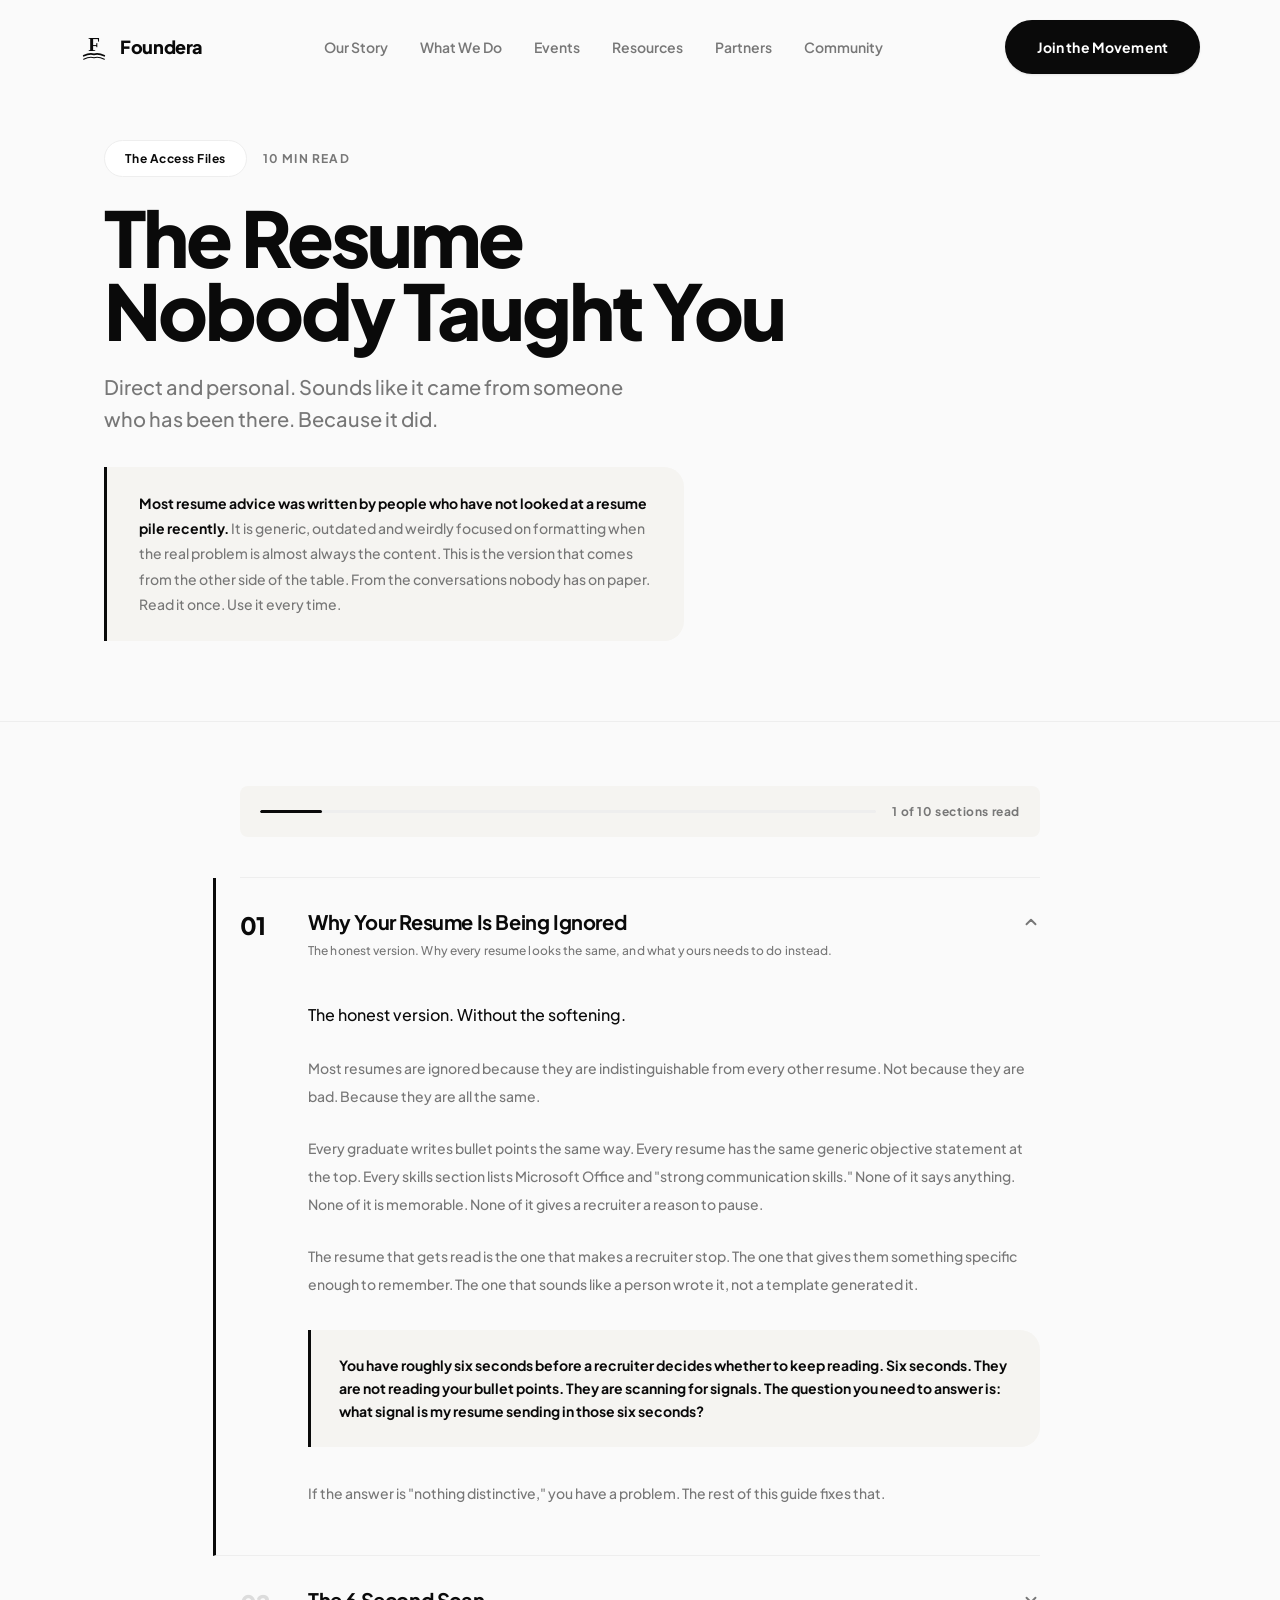
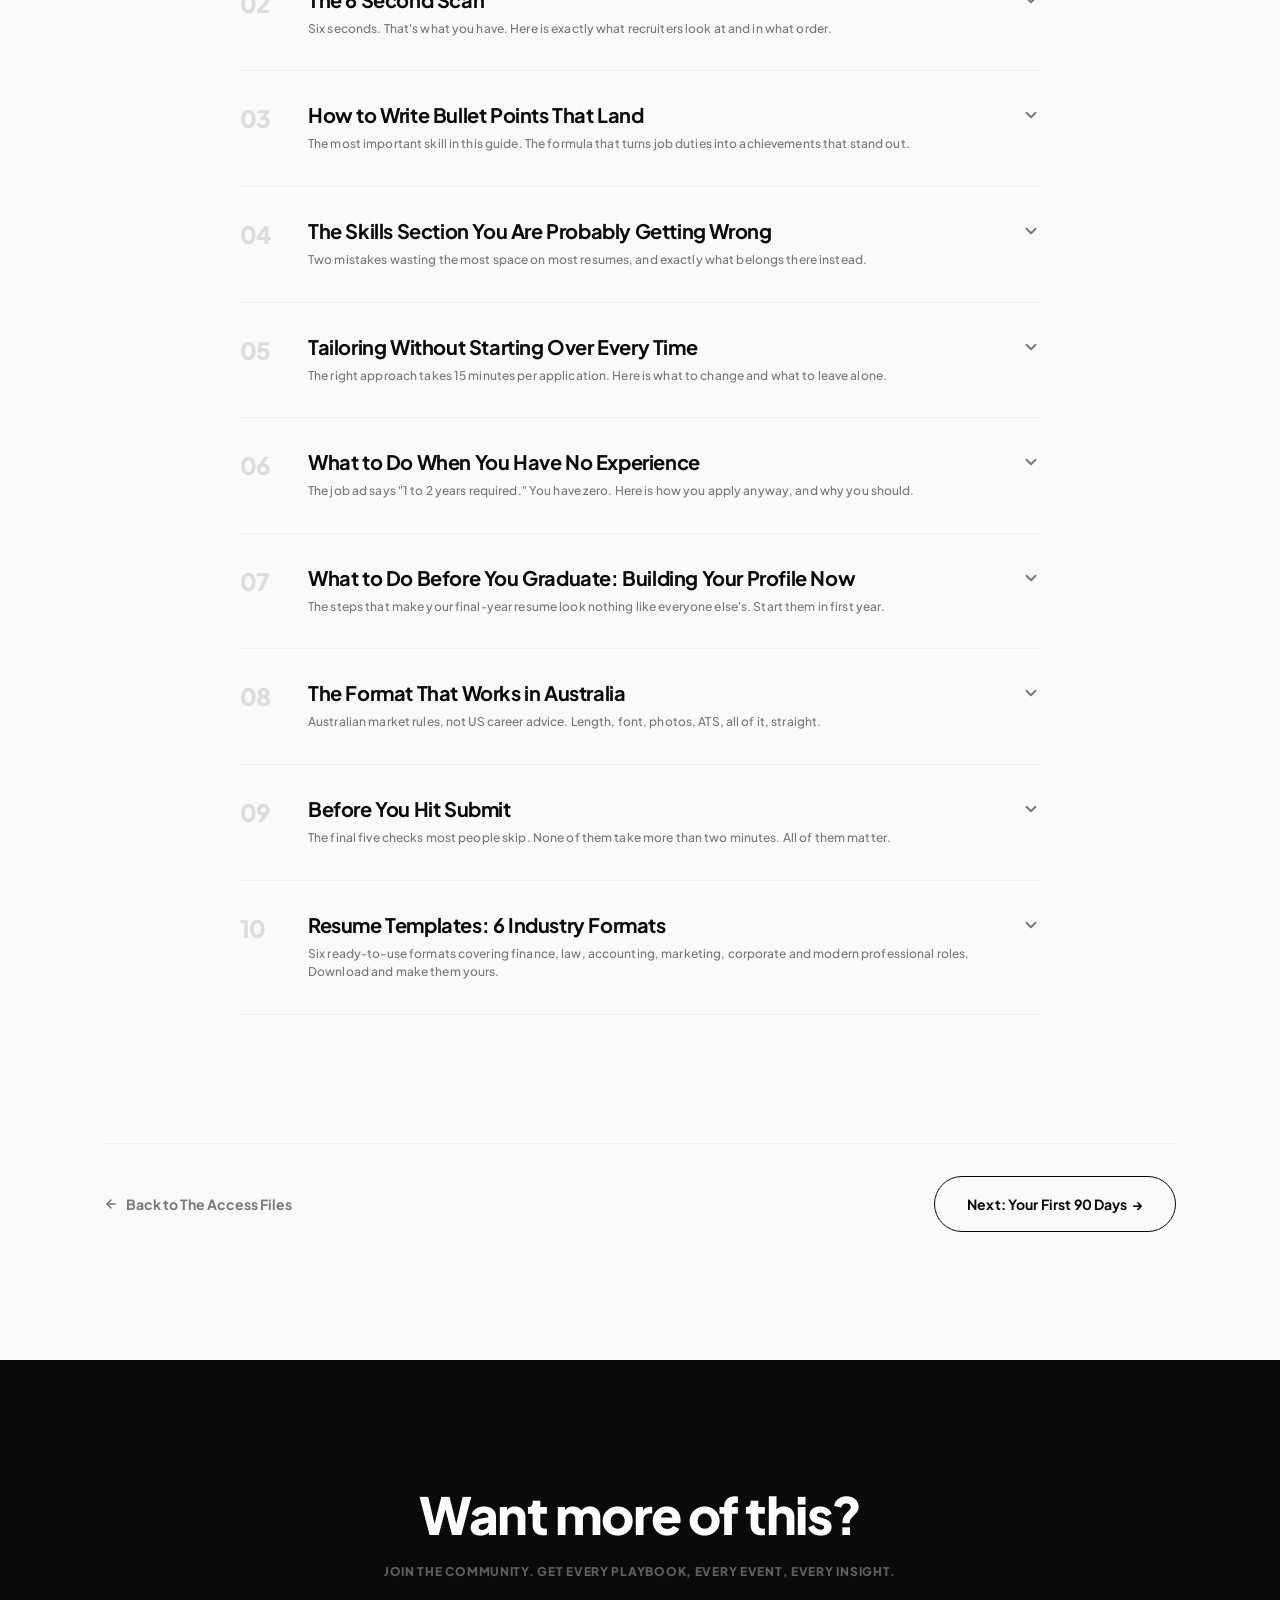
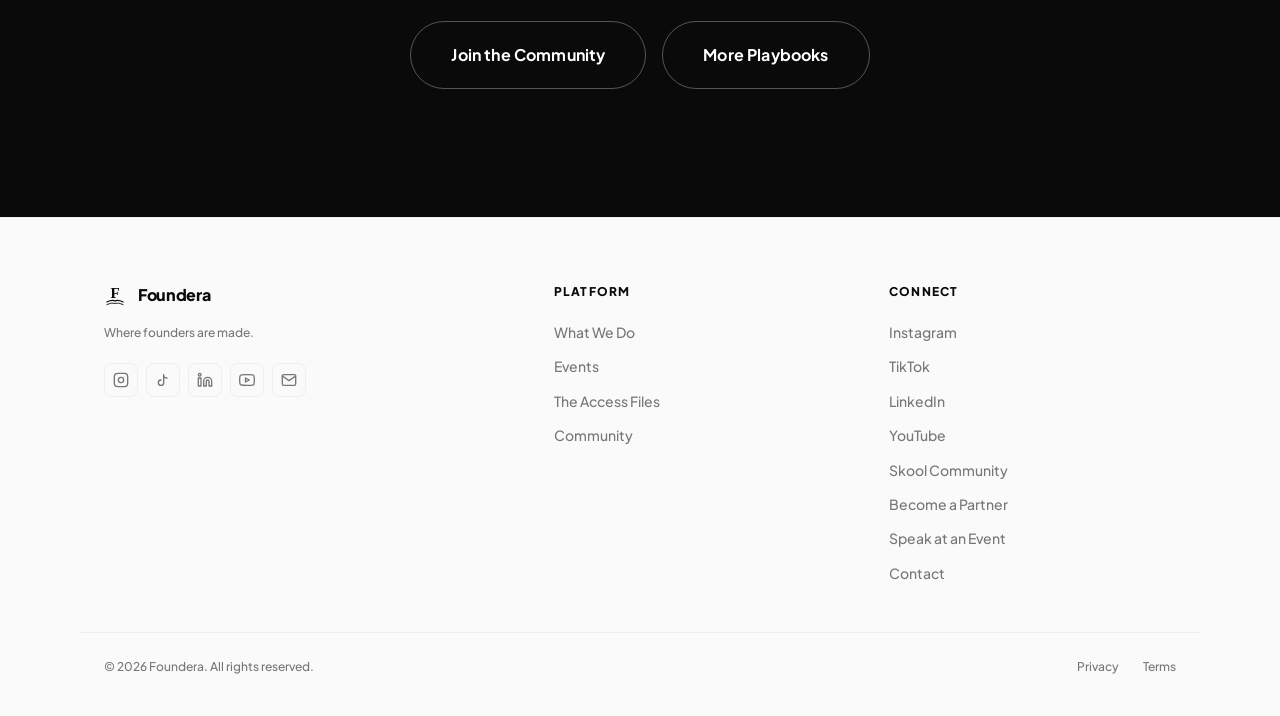
<file: resource-resume.html>
<!DOCTYPE html>
<html lang="en">
<head>
  <meta charset="UTF-8" />
  <meta name="viewport" content="width=device-width, initial-scale=1.0" />
  <meta name="description" content="The Resume Nobody Taught You | Foundera, Real resume advice from the other side of the table." />
  <meta name="theme-color" content="#0A0A0A" />
  <title>The Resume Nobody Taught You | Foundera</title>
  <link rel="icon" type="image/svg+xml" href="data:image/svg+xml,%3Csvg xmlns='http://www.w3.org/2000/svg' viewBox='0 0 32 38' fill='none'%3E%3Ctext x='16' y='25' text-anchor='middle' font-family='Georgia%2Cserif' font-size='26' font-weight='700' fill='%230A0A0A'%3EF%3C%2Ftext%3E%3Cpath d='M2 31 Q10 27 16 29 Q22 27 30 31' stroke='%230A0A0A' stroke-width='2.2' stroke-linecap='round' fill='none'/%3E%3Cpath d='M2 35.5 Q10 31.5 16 33.5 Q22 31.5 30 35.5' stroke='%230A0A0A' stroke-width='1.5' stroke-linecap='round' fill='none'/%3E%3C%2Fsvg%3E" />
  <link rel="preconnect" href="https://fonts.googleapis.com" />
  <link rel="preconnect" href="https://fonts.gstatic.com" crossorigin />
  <link rel="stylesheet" href="style.css" />
  <style>
    .resource-hero {
      padding: 140px 0 var(--sp-20);
      border-bottom: 1px solid var(--color-border);
    }
    .resource-meta {
      display: flex;
      align-items: center;
      gap: var(--sp-4);
      margin-bottom: var(--sp-6);
      flex-wrap: wrap;
    }
    .resource-read-time {
      font-size: var(--text-xs);
      font-weight: var(--fw-bold);
      color: var(--color-grey);
      letter-spacing: .1em;
      text-transform: uppercase;
    }
    .resource-hero-h1 {
      font-size: clamp(2.5rem, 6vw, 5rem);
      font-weight: var(--fw-black);
      letter-spacing: var(--ls-tightest);
      line-height: .95;
      margin-bottom: var(--sp-6);
    }
    .resource-hero-sub {
      font-size: clamp(var(--text-base), 1.8vw, var(--text-xl));
      font-weight: var(--fw-medium);
      color: var(--color-grey);
      max-width: 520px;
      line-height: 1.6;
      margin-bottom: var(--sp-8);
    }
    .resource-intro-note {
      font-size: var(--text-sm);
      color: var(--color-grey);
      font-weight: var(--fw-medium);
      max-width: 580px;
      line-height: 1.8;
      padding: var(--sp-6) var(--sp-8);
      border-left: 3px solid var(--color-black);
      background: var(--color-off-white);
      border-radius: 0 var(--r-card) var(--r-card) 0;
    }
    .resource-intro-note strong { color: var(--color-black); font-weight: var(--fw-bold); }

    /* ── Accordion: redesigned for clarity and breathing room ── */
    .acc-wrap { max-width: 800px; margin: 0 auto; }
    .acc-list { border-top: 1px solid var(--color-border); }

    .acc-item {
      border-bottom: 1px solid var(--color-border);
      transition: border-left-color .25s ease, padding-left .25s ease;
    }
    .acc-item.acc-open {
      border-left: 3px solid var(--color-black);
      padding-left: var(--sp-6);
      margin-left: calc(-3px - var(--sp-6));
    }

    .acc-trigger {
      width: 100%;
      display: flex;
      align-items: flex-start;
      gap: var(--sp-5);
      padding: var(--sp-8) 0;
      background: none;
      border: none;
      cursor: pointer;
      text-align: left;
    }
    .acc-trigger:hover .acc-title { opacity: .7; }

    /* Large dimmed number, lights up when open */
    .acc-num {
      font-size: var(--text-2xl);
      font-weight: var(--fw-black);
      letter-spacing: -.03em;
      color: rgba(10,10,10,.12);
      min-width: 48px;
      line-height: 1;
      padding-top: 3px;
      transition: color .25s ease;
      flex-shrink: 0;
    }
    .acc-trigger[aria-expanded="true"] .acc-num { color: var(--color-black); }

    /* Title + teaser grouped */
    .acc-title-group {
      flex: 1;
      display: flex;
      flex-direction: column;
      gap: var(--sp-2);
    }
    .acc-title {
      font-size: clamp(var(--text-base), 2vw, var(--text-xl));
      font-weight: var(--fw-bold);
      letter-spacing: var(--ls-tight);
      color: var(--color-black);
      line-height: 1.2;
      transition: opacity .2s ease;
    }
    /* Teaser always visible, gives readers a preview before expanding */
    .acc-teaser {
      font-size: var(--text-xs);
      font-weight: var(--fw-medium);
      color: var(--color-grey);
      line-height: 1.55;
      letter-spacing: .01em;
    }

    .acc-icon {
      display: flex;
      align-items: center;
      color: var(--color-grey);
      transition: transform .3s cubic-bezier(.4,0,.2,1);
      flex-shrink: 0;
      margin-top: 3px;
    }
    .acc-trigger[aria-expanded="true"] .acc-icon { transform: rotate(180deg); }

    .acc-body {
      max-height: 0;
      overflow: hidden;
      transition: max-height .5s cubic-bezier(.4,0,.2,1);
    }
    .acc-body.is-open { max-height: 8000px; }

    /* Content inner: offset aligns with title, not number */
    .acc-inner {
      padding: var(--sp-2) 0 var(--sp-12) calc(48px + var(--sp-5));
    }

    /* Lead paragraph, slightly larger and darker */
    .acc-inner > p:first-child {
      font-size: var(--text-base);
      color: var(--color-black);
      line-height: 1.8;
      font-weight: var(--fw-medium);
      margin-bottom: var(--sp-6);
    }
    .acc-inner p {
      font-size: var(--text-sm);
      color: var(--color-grey);
      line-height: 2.0;
      margin-bottom: var(--sp-6);
      font-weight: var(--fw-medium);
    }
    .acc-inner p:last-child { margin-bottom: 0; }
    .acc-inner strong { color: var(--color-black); font-weight: var(--fw-bold); }

    .acc-inner h4 {
      font-size: var(--text-lg);
      font-weight: var(--fw-bold);
      letter-spacing: var(--ls-tight);
      color: var(--color-black);
      margin: var(--sp-10) 0 var(--sp-4);
      padding-bottom: var(--sp-3);
      border-bottom: 1px solid var(--color-border);
    }
    .acc-inner ul {
      margin: var(--sp-4) 0 var(--sp-8);
      display: flex;
      flex-direction: column;
      gap: var(--sp-3);
      list-style: none;
      padding: 0;
    }
    .acc-inner li {
      font-size: var(--text-sm);
      color: var(--color-grey);
      line-height: 1.8;
      font-weight: var(--fw-medium);
      padding-left: var(--sp-5);
      position: relative;
    }
    .acc-inner li::before {
      content: ' ';
      position: absolute;
      left: 0;
      color: rgba(10,10,10,.28);
      font-weight: var(--fw-bold);
    }

    /* Callout block */
    .callout {
      border-left: 3px solid var(--color-black);
      background: var(--color-off-white);
      border-radius: 0 var(--r-card) var(--r-card) 0;
      padding: var(--sp-6) var(--sp-7);
      margin: var(--sp-8) 0;
    }
    .callout p {
      font-size: var(--text-sm) !important;
      color: var(--color-black) !important;
      font-weight: var(--fw-bold) !important;
      line-height: 1.65 !important;
      margin: 0 !important;
    }

    /* Before/After examples */
    .example-pair { margin: var(--sp-6) 0; display: flex; flex-direction: column; gap: var(--sp-3); }
    .example-block { border-radius: 12px; padding: var(--sp-5) var(--sp-6); }
    .example-block.bad  { background: #fdf2f2; border: 1px solid #eecece; }
    .example-block.good { background: #f2f7f3; border: 1px solid #c4dbc5; }
    .example-label {
      font-size: 10px;
      font-weight: var(--fw-black);
      letter-spacing: .12em;
      text-transform: uppercase;
      margin-bottom: var(--sp-2);
    }
    .example-label.bad  { color: #b94a48; }
    .example-label.good { color: #3a7d44; }
    .example-text {
      font-size: var(--text-sm);
      font-weight: var(--fw-medium);
      color: var(--color-black);
      line-height: 1.7;
    }

    /* Tip list */
    .tip-list { display: flex; flex-direction: column; gap: var(--sp-5); margin: var(--sp-6) 0; }
    .tip-item { display: flex; gap: var(--sp-4); align-items: flex-start; }
    .tip-dot {
      width: 6px; height: 6px; border-radius: 50%;
      background: var(--color-black);
      flex-shrink: 0; margin-top: 8px;
    }
    .tip-text {
      font-size: var(--text-sm);
      color: var(--color-grey);
      line-height: 1.8;
      font-weight: var(--fw-medium);
    }
    .tip-text strong { color: var(--color-black); }

    /* Reading progress bar at top of guide */
    .acc-progress-bar {
      display: flex;
      align-items: center;
      gap: var(--sp-4);
      margin-bottom: var(--sp-10);
      padding: var(--sp-4) var(--sp-5);
      background: var(--color-off-white);
      border-radius: var(--r-sm);
    }
    .acc-progress-track {
      flex: 1;
      height: 3px;
      background: var(--color-border);
      border-radius: 100px;
      overflow: hidden;
    }
    .acc-progress-fill {
      height: 100%;
      background: var(--color-black);
      border-radius: 100px;
      width: 0%;
      transition: width .4s cubic-bezier(.4,0,.2,1);
    }
    .acc-progress-label {
      font-size: var(--text-xs);
      font-weight: var(--fw-bold);
      color: var(--color-grey);
      white-space: nowrap;
      letter-spacing: .05em;
    }

    /* Resume templates section */
    .template-grid {
      display: grid;
      grid-template-columns: 1fr 1fr;
      gap: var(--sp-5);
      margin: var(--sp-6) 0;
    }
    @media (max-width: 640px) { .template-grid { grid-template-columns: 1fr; } }
    .template-card {
      border: 1px solid var(--color-border);
      border-radius: 14px;
      overflow: hidden;
      transition: box-shadow .2s ease, transform .2s ease;
    }
    .template-card:hover { box-shadow: 0 8px 32px rgba(0,0,0,.09); transform: translateY(-2px); }
    .template-preview {
      background: #f8f7f5;
      border-bottom: 1px solid var(--color-border);
      padding: var(--sp-5) var(--sp-6);
      min-height: 140px;
      position: relative;
      font-size: 7px;
      line-height: 1.4;
      overflow: hidden;
    }
    .tp-name  { font-size: 9px; font-weight: 800; letter-spacing: -.02em; margin-bottom: 3px; }
    .tp-contact { font-size: 6px; color: #888; margin-bottom: 6px; }
    .tp-divider { height: 1px; background: #ccc; margin: 5px 0; }
    .tp-section-head { font-size: 6px; font-weight: 800; letter-spacing: .1em; text-transform: uppercase; color: #333; margin: 5px 0 3px; }
    .tp-line   { height: 5px; background: #e0e0e0; border-radius: 2px; margin-bottom: 3px; }
    .tp-line.w80 { width: 80%; }
    .tp-line.w65 { width: 65%; }
    .tp-line.w90 { width: 90%; }
    .tp-line.w50 { width: 50%; }
    .tp-line.w70 { width: 70%; }
    .tp-accent { border-left: 2px solid #0a0a0a; padding-left: 6px; }
    .tp-badge  { display: inline-block; background: #0a0a0a; color: #fff; font-size: 5px; font-weight: 800; letter-spacing: .08em; text-transform: uppercase; padding: 1px 5px; border-radius: 3px; margin-bottom: 5px; }
    .template-info {
      padding: var(--sp-4) var(--sp-5);
      display: flex;
      align-items: center;
      justify-content: space-between;
      gap: var(--sp-3);
    }
    .template-info-left { display: flex; flex-direction: column; gap: 3px; }
    .template-name { font-size: var(--text-sm); font-weight: var(--fw-bold); color: var(--color-black); }
    .template-roles { font-size: var(--text-xs); color: var(--color-grey); font-weight: var(--fw-medium); }
    .template-dl-btn {
      display: inline-flex;
      align-items: center;
      gap: 5px;
      padding: var(--sp-2) var(--sp-4);
      border: 1.5px solid var(--color-black);
      border-radius: var(--r-pill);
      font-size: var(--text-xs);
      font-weight: var(--fw-bold);
      color: var(--color-black);
      cursor: pointer;
      white-space: nowrap;
      transition: background .18s ease, color .18s ease;
      background: none;
      font-family: inherit;
    }
    .template-dl-btn:hover { background: var(--color-black); color: #fff; }

    /* Full-screen template modal */
    .tmpl-modal {
      display: none;
      position: fixed;
      inset: 0;
      z-index: 200;
      background: rgba(10,10,10,.72);
      backdrop-filter: blur(6px);
      -webkit-backdrop-filter: blur(6px);
      align-items: center;
      justify-content: center;
      padding: var(--sp-6);
    }
    .tmpl-modal.is-open { display: flex; }
    .tmpl-modal-inner {
      background: #fff;
      border-radius: 16px;
      max-width: 780px;
      width: 100%;
      max-height: 88vh;
      overflow-y: auto;
      position: relative;
    }
    .tmpl-modal-header {
      display: flex;
      align-items: center;
      justify-content: space-between;
      padding: var(--sp-5) var(--sp-6);
      border-bottom: 1px solid var(--color-border);
      position: sticky;
      top: 0;
      background: #fff;
      z-index: 1;
      border-radius: 16px 16px 0 0;
    }
    .tmpl-modal-title { font-size: var(--text-base); font-weight: var(--fw-bold); }
    .tmpl-modal-actions { display: flex; gap: var(--sp-3); align-items: center; }
    .tmpl-close-btn {
      width: 32px; height: 32px;
      border-radius: 50%;
      border: 1px solid var(--color-border);
      display: flex; align-items: center; justify-content: center;
      cursor: pointer;
      color: var(--color-grey);
      background: none;
      font-family: inherit;
      transition: background .15s ease, color .15s ease;
    }
    .tmpl-close-btn:hover { background: var(--color-black); color: #fff; border-color: var(--color-black); }
    .tmpl-print-btn {
      display: inline-flex;
      align-items: center;
      gap: 6px;
      padding: var(--sp-2) var(--sp-5);
      background: var(--color-black);
      color: #fff;
      border: none;
      border-radius: var(--r-pill);
      font-size: var(--text-xs);
      font-weight: var(--fw-bold);
      cursor: pointer;
      font-family: inherit;
      transition: opacity .15s ease;
    }
    .tmpl-print-btn:hover { opacity: .82; }
    /* The resume template itself */
    .resume-doc {
      padding: 40px 48px 48px;
      font-family: 'Plus Jakarta Sans', -apple-system, sans-serif;
      font-size: 12px;
      line-height: 1.55;
      color: #0a0a0a;
    }
    .resume-doc .r-name  { font-size: 26px; font-weight: 800; letter-spacing: -.03em; margin-bottom: 4px; }
    .resume-doc .r-contact { font-size: 10px; color: #666; margin-bottom: 18px; display: flex; flex-wrap: wrap; gap: 12px; }
    .resume-doc .r-contact span::before { content: '·'; margin-right: 12px; color: #ccc; }
    .resume-doc .r-contact span:first-child::before { display: none; }
    .resume-doc hr { border: none; border-top: 1.5px solid #0a0a0a; margin: 0 0 14px; }
    .resume-doc .r-section { margin-bottom: 22px; }
    .resume-doc .r-section-head {
      font-size: 9px; font-weight: 800; letter-spacing: .14em; text-transform: uppercase;
      color: #0a0a0a; margin-bottom: 10px;
    }
    .resume-doc .r-entry { margin-bottom: 14px; }
    .resume-doc .r-entry-header { display: flex; justify-content: space-between; align-items: baseline; margin-bottom: 2px; }
    .resume-doc .r-org   { font-weight: 700; font-size: 12px; }
    .resume-doc .r-role  { font-size: 11px; color: #444; margin-bottom: 5px; }
    .resume-doc .r-date  { font-size: 10px; color: #888; white-space: nowrap; }
    .resume-doc ul { padding-left: 14px; margin: 0; }
    .resume-doc li { margin-bottom: 4px; font-size: 11px; color: #333; line-height: 1.55; }
    .resume-doc .r-skills-grid { display: grid; grid-template-columns: 1fr 1fr; gap: 6px 24px; }
    .resume-doc .r-skill-item { font-size: 11px; color: #333; }
    .resume-doc .r-footer { margin-top: 28px; padding-top: 10px; border-top: 1px solid #e8e8e8; text-align: center; font-size: 9px; color: #bbb; letter-spacing: .05em; }
    /* Finance: left accent bar on section heads */
    .resume-doc.finance .r-section-head { border-left: 3px solid #0a0a0a; padding-left: 8px; }
    /* Law: formal serif with centred header */
    .resume-doc.law hr { border-top-width: 2px; }
    .resume-doc.law .r-name { font-family: Georgia, serif; letter-spacing: -.01em; text-align: center; }
    .resume-doc.law .r-contact { justify-content: center; }
    .resume-doc.law .r-section-head { font-family: Georgia, serif; text-transform: none; font-size: 13px; letter-spacing: 0; border-bottom: 1px solid #aaa; padding-bottom: 4px; }
    /* Corporate: grey header block + underlined section heads */
    .resume-doc.corporate .r-header-box { background: #f5f4f1; margin: -40px -48px 28px; padding: 30px 48px; }
    .resume-doc.corporate .r-section-head { border-bottom: 2px solid #0a0a0a; padding-bottom: 4px; }
    /* Modern: dark two-tone header */
    .resume-doc.modern .r-header { background: #0a0a0a; margin: -40px -48px 28px; padding: 30px 48px; }
    .resume-doc.modern .r-name  { color: #fff; }
    .resume-doc.modern .r-contact { color: rgba(255,255,255,.6); }
    .resume-doc.modern hr { border-top-color: #e0e0e0; }
    /* Accounting: light tinted band on section heads */
    .resume-doc.accounting .r-section-head { background: #f0efe8; padding: 3px 10px; margin: 0 -10px 10px; }
    /* Marketing: bold name + extending line on section heads */
    .resume-doc.marketing { border-top: 4px solid #0a0a0a; padding-top: 32px; }
    .resume-doc.marketing .r-name { font-size: 30px; letter-spacing: -.04em; }
    .resume-doc.marketing .r-section-head { display: flex; align-items: center; gap: 10px; white-space: nowrap; }
    .resume-doc.marketing .r-section-head::after { content: ''; flex: 1; height: 1px; background: #ddd; display: block; }
    .resume-doc.marketing .r-profile { font-size: 11px; color: #555; line-height: 1.65; margin-bottom: 20px; }
    /* Corporate: professional summary block */
    .resume-doc.corporate .r-summary { font-size: 11px; color: #444; line-height: 1.65; margin-bottom: 22px; padding-bottom: 14px; border-bottom: 1px solid #eee; }
    /* Accounting: two-column sidebar layout */
    .resume-doc.accounting .r-cols { display: flex; gap: 28px; align-items: flex-start; }
    .resume-doc.accounting .r-col-side { width: 190px; flex-shrink: 0; }
    .resume-doc.accounting .r-col-main { flex: 1; min-width: 0; }
    /* Modern: core competencies strip */
    .resume-doc.modern .r-skills-strip { display: flex; flex-wrap: wrap; gap: 5px 20px; margin-bottom: 22px; padding-bottom: 14px; border-bottom: 1px solid #e0e0e0; }
    .resume-doc.modern .r-skills-strip span { font-size: 10px; color: #555; font-weight: 600; letter-spacing: .04em; text-transform: uppercase; }

    @media print {
      body > *:not(.tmpl-modal) { display: none !important; }
      .tmpl-modal { display: flex !important; position: static !important; background: none !important; padding: 0 !important; }
      .tmpl-modal-inner { max-height: none !important; border-radius: 0 !important; box-shadow: none !important; }
      .tmpl-modal-header { display: none !important; }
      .resume-doc { padding: 0 !important; }
      .r-footer { display: block !important; }
    }

    .section-intro { padding: var(--sp-16) 0 0; }

    @media (max-width: 768px) {
      .resource-hero { padding: 120px 0 var(--sp-14); }
      .acc-inner { padding-left: 0; }
      .template-grid { grid-template-columns: 1fr; }
      .resume-doc { padding: 24px; }
      .resume-doc.modern .r-header { margin: -24px -24px 24px; padding: 24px; }
    }
  </style>
</head>
<body>

  <!-- NAV -->
  <nav class="nav" id="nav">
    <div class="nav-inner">
      <a href="index.html" class="nav-logo">
        <svg width="28" height="28" viewBox="0 0 32 38" fill="none" xmlns="http://www.w3.org/2000/svg">
          <text x="16" y="25" text-anchor="middle" font-family="Georgia,'Times New Roman',serif" font-size="26" font-weight="700" fill="currentColor">F</text>
          <path d="M2 31 Q10 27 16 29 Q22 27 30 31" stroke="currentColor" stroke-width="2.2" stroke-linecap="round" fill="none"/>
          <path d="M2 35.5 Q10 31.5 16 33.5 Q22 31.5 30 35.5" stroke="currentColor" stroke-width="1.5" stroke-linecap="round" fill="none"/>
        </svg>
        <span class="nav-logo-word">Foundera</span>
      </a>
      <ul class="nav-links">
        <li><a href="about.html"      class="nav-link">Our Story</a></li>
        <li><a href="what-we-do.html" class="nav-link">What We Do</a></li>
        <li><a href="events.html"     class="nav-link">Events</a></li>
        <li><a href="resources.html" class="nav-link">Resources</a></li>
        <li><a href="partners.html"   class="nav-link">Partners</a></li>
        <li><a href="community.html"  class="nav-link">Community</a></li>
      </ul>
      <a href="community.html" class="btn btn-primary">Join the Movement</a>
    </div>
  </nav>

  <main>

    <!-- HERO -->
    <section class="resource-hero">
      <div class="container">
        <div class="resource-meta reveal">
          <span class="pill">The Access Files</span>
          <span class="resource-read-time">10 min read</span>
        </div>
        <h1 class="resource-hero-h1 reveal d1">The Resume<br>Nobody Taught You</h1>
        <p class="resource-hero-sub reveal d2">Direct and personal. Sounds like it came from someone who has been there. Because it did.</p>
        <div class="resource-intro-note reveal d3">
          <strong>Most resume advice was written by people who have not looked at a resume pile recently.</strong> It is generic, outdated and weirdly focused on formatting when the real problem is almost always the content. This is the version that comes from the other side of the table. From the conversations nobody has on paper. Read it once. Use it every time.
        </div>
      </div>
    </section>

    <!-- ACCORDION CONTENT -->
    <section class="section-intro section">
      <div class="container">
        <div class="acc-wrap">

          <!-- Reading progress -->
          <div class="acc-progress-bar">
            <div class="acc-progress-track"><div class="acc-progress-fill" id="resumeProgressFill"></div></div>
            <span class="acc-progress-label" id="resumeProgressLabel">0 of 10 sections read</span>
          </div>

          <div class="acc-list">

            <!-- 01 -->
            <div class="acc-item acc-open reveal">
              <button class="acc-trigger" aria-expanded="true" data-acc>
                <span class="acc-num">01</span>
                <div class="acc-title-group">
                  <span class="acc-title">Why Your Resume Is Being Ignored</span>
                  <span class="acc-teaser">The honest version. Why every resume looks the same, and what yours needs to do instead.</span>
                </div>
                <span class="acc-icon">
                  <svg width="18" height="18" viewBox="0 0 24 24" fill="none" stroke="currentColor" stroke-width="2.5" stroke-linecap="round" stroke-linejoin="round"><polyline points="6 9 12 15 18 9"/></svg>
                </span>
              </button>
              <div class="acc-body is-open" aria-hidden="false">
                <div class="acc-inner">
                  <p>The honest version. Without the softening.</p>
                  <p>Most resumes are ignored because they are indistinguishable from every other resume. Not because they are bad. Because they are all the same.</p>
                  <p>Every graduate writes bullet points the same way. Every resume has the same generic objective statement at the top. Every skills section lists Microsoft Office and "strong communication skills." None of it says anything. None of it is memorable. None of it gives a recruiter a reason to pause.</p>
                  <p>The resume that gets read is the one that makes a recruiter stop. The one that gives them something specific enough to remember. The one that sounds like a person wrote it, not a template generated it.</p>
                  <div class="callout">
                    <p>You have roughly six seconds before a recruiter decides whether to keep reading. Six seconds. They are not reading your bullet points. They are scanning for signals. The question you need to answer is: what signal is my resume sending in those six seconds?</p>
                  </div>
                  <p>If the answer is "nothing distinctive," you have a problem. The rest of this guide fixes that.</p>
                </div>
              </div>
            </div>

            <!-- 02 -->
            <div class="acc-item reveal">
              <button class="acc-trigger" aria-expanded="false" data-acc>
                <span class="acc-num">02</span>
                <div class="acc-title-group">
                  <span class="acc-title">The 6 Second Scan</span>
                  <span class="acc-teaser">Six seconds. That's what you have. Here is exactly what recruiters look at and in what order.</span>
                </div>
                <span class="acc-icon">
                  <svg width="18" height="18" viewBox="0 0 24 24" fill="none" stroke="currentColor" stroke-width="2.5" stroke-linecap="round" stroke-linejoin="round"><polyline points="6 9 12 15 18 9"/></svg>
                </span>
              </button>
              <div class="acc-body" aria-hidden="true">
                <div class="acc-inner">
                  <p>When a recruiter opens your resume, here is what they actually process first. In order.</p>
                  <div class="tip-list">
                    <div class="tip-item"><span class="tip-dot"></span><span class="tip-text"><strong>Your name and contact details.</strong> Top of page. Easy to find. Professional email address. If your email is still from high school, change it before you send another application.</span></div>
                    <div class="tip-item"><span class="tip-dot"></span><span class="tip-text"><strong>Your most recent role or university.</strong> And whether it is relevant to what they are hiring for.</span></div>
                    <div class="tip-item"><span class="tip-dot"></span><span class="tip-text"><strong>How long you were there and what you did.</strong> Bullet points, not paragraphs. They are scanning, not reading.</span></div>
                    <div class="tip-item"><span class="tip-dot"></span><span class="tip-text"><strong>One thing that stands out.</strong> A number. An achievement. A company name they recognise. Something specific.</span></div>
                    <div class="tip-item"><span class="tip-dot"></span><span class="tip-text"><strong>The overall visual impression.</strong> Is this readable or am I working too hard to understand the layout?</span></div>
                  </div>
                  <p>That is it. If you do not have anything that stands out in step four, you are relying on the recruiter to care enough to dig deeper. Some will. Most will not.</p>
                  <h4>What creates a stand-out in the scan</h4>
                  <ul>
                    <li>A quantified achievement ("Grew social engagement by 34% over three months")</li>
                    <li>A recognisable company or institution name</li>
                    <li>A relevant keyword that matches the job description</li>
                    <li>A clean layout that is easy to read at a glance</li>
                  </ul>
                  <h4>What kills the scan</h4>
                  <ul>
                    <li>Dense paragraphs instead of bullet points</li>
                    <li>A personal photo (do not include one in Australia unless specifically requested)</li>
                    <li>A two-page resume for under three years of experience</li>
                    <li>A "personal objective" paragraph that says nothing specific</li>
                  </ul>
                </div>
              </div>
            </div>

            <!-- 03 -->
            <div class="acc-item reveal">
              <button class="acc-trigger" aria-expanded="false" data-acc>
                <span class="acc-num">03</span>
                <div class="acc-title-group">
                  <span class="acc-title">How to Write Bullet Points That Land</span>
                  <span class="acc-teaser">The most important skill in this guide. The formula that turns job duties into achievements that stand out.</span>
                </div>
                <span class="acc-icon">
                  <svg width="18" height="18" viewBox="0 0 24 24" fill="none" stroke="currentColor" stroke-width="2.5" stroke-linecap="round" stroke-linejoin="round"><polyline points="6 9 12 15 18 9"/></svg>
                </span>
              </button>
              <div class="acc-body" aria-hidden="true">
                <div class="acc-inner">
                  <p>This is the most important section in the guide. Read it twice.</p>
                  <p>Most people write bullet points that describe their job. Recruiters do not care what your job was. They care what you did and what it produced. There is a difference.</p>
                  <div class="callout">
                    <p>The formula: [Strong action verb] + [What you did] + [Result or scale]</p>
                  </div>
                  <div class="example-pair">
                    <div class="example-block bad">
                      <p class="example-label bad">Too weak</p>
                      <p class="example-text">Assisted with social media management</p>
                    </div>
                    <div class="example-block bad">
                      <p class="example-label bad">Getting warmer</p>
                      <p class="example-text">Managed Instagram and LinkedIn content for a retail brand with 12,000 followers</p>
                    </div>
                    <div class="example-block good">
                      <p class="example-label good">This lands</p>
                      <p class="example-text">Created and scheduled weekly content across Instagram and LinkedIn, growing the overall engagement rate from 2.1% to 3.8% over four months</p>
                    </div>
                  </div>
                  <p>The difference is specificity and result. If you do not know the exact numbers, estimate and say so. "Supported a team of approximately 40 people" is better than "supported a large team." "Reduced processing time by roughly 20 percent" is better than "improved efficiency."</p>
                  <h4>Common bullet point mistakes</h4>
                  <p><strong>Starting every bullet with "Responsible for."</strong> This is passive and weak. You were not just responsible for things. You did things. Lead with the action: Managed, Created, Analysed, Developed, Coordinated, Reduced, Grew, Built, Delivered.</p>
                  <p><strong>Listing duties instead of contributions.</strong> The bullet "Attended weekly team meetings" tells a recruiter nothing. Everyone attends meetings. What did you contribute? What happened because of you?</p>
                  <p><strong>Being vague when you could be specific.</strong> "Worked with stakeholders" could mean anything. "Coordinated across six internal teams to deliver a product launch on a tight timeline" means something.</p>
                  <div class="callout">
                    <p>Test: if your bullet points could appear on anyone's resume for a similar role, they are not doing their job. They need to be specific enough that they could only really be yours.</p>
                  </div>
                </div>
              </div>
            </div>

            <!-- 04 -->
            <div class="acc-item reveal">
              <button class="acc-trigger" aria-expanded="false" data-acc>
                <span class="acc-num">04</span>
                <div class="acc-title-group">
                  <span class="acc-title">The Skills Section You Are Probably Getting Wrong</span>
                  <span class="acc-teaser">Two mistakes wasting the most space on most resumes, and exactly what belongs there instead.</span>
                </div>
                <span class="acc-icon">
                  <svg width="18" height="18" viewBox="0 0 24 24" fill="none" stroke="currentColor" stroke-width="2.5" stroke-linecap="round" stroke-linejoin="round"><polyline points="6 9 12 15 18 9"/></svg>
                </span>
              </button>
              <div class="acc-body" aria-hidden="true">
                <div class="acc-inner">
                  <p>The skills section is usually the most wasted space on a resume. Two big mistakes are responsible for most of the damage.</p>
                  <h4>Mistake 1: Listing soft skills as skills</h4>
                  <p>"Strong communication skills." "Team player." "Problem solver." These are not skills. They are claims without evidence. Every single person applying for the same role will write the exact same things. Listing them does not differentiate you. It blends you in.</p>
                  <p>Soft skills belong in your bullet points, demonstrated through your experience. Not in a list that every recruiter has already learned to ignore.</p>
                  <h4>Mistake 2: Listing things you barely know how to use</h4>
                  <p>If a recruiter asked you to demonstrate your proficiency in something you have listed, could you? Confidently? If not, take it off. Getting caught overstating a skill in an interview is one of the most damaging things that can happen early in your career.</p>
                  <h4>What actually belongs in your skills section</h4>
                  <ul>
                    <li>Software and tools (Adobe Suite, Salesforce, Xero, Python, Excel, Figma)</li>
                    <li>Languages, if you are genuinely proficient and it is relevant</li>
                    <li>Technical skills specific to your field</li>
                    <li>Certifications or licences that matter for the role</li>
                  </ul>
                </div>
              </div>
            </div>

            <!-- 05 -->
            <div class="acc-item reveal">
              <button class="acc-trigger" aria-expanded="false" data-acc>
                <span class="acc-num">05</span>
                <div class="acc-title-group">
                  <span class="acc-title">Tailoring Without Starting Over Every Time</span>
                  <span class="acc-teaser">The right approach takes 15 minutes per application. Here is what to change and what to leave alone.</span>
                </div>
                <span class="acc-icon">
                  <svg width="18" height="18" viewBox="0 0 24 24" fill="none" stroke="currentColor" stroke-width="2.5" stroke-linecap="round" stroke-linejoin="round"><polyline points="6 9 12 15 18 9"/></svg>
                </span>
              </button>
              <div class="acc-body" aria-hidden="true">
                <div class="acc-inner">
                  <p>Every resume you send should be different. Not completely rewritten, but meaningfully different. The same resume sent to twenty jobs will get you fewer responses than twenty slightly different resumes. That is not an opinion. It is what the data from recruiters consistently shows.</p>
                  <p>The reason is simple: a hiring manager for an accounting role at Deloitte is not looking for the same signals as a hiring manager for a brand marketing role at a consumer goods company. They are solving different problems. Your resume needs to speak to their problem, not a generic version of your experience.</p>
                  <h4>Tailoring to the specific job</h4>
                  <p><strong>Read the job description like a brief, not a checklist.</strong> What are they actually asking for? What language do they use? If they say "stakeholder management" and you have "client coordination," change your wording. ATS systems and human reviewers both scan for the terms from their own posting.</p>
                  <p><strong>Lead with what is most relevant.</strong> Within each role, reorder your bullet points so the most applicable experience appears first. If the job emphasises financial analysis and you have a bullet about that buried third, move it to the top.</p>
                  <p><strong>Adjust your skills section for every application.</strong> Remove skills that have no bearing on this role. If you are applying for a data role and you have "Adobe InDesign" listed, take it off. Every line should earn its place.</p>
                  <h4>Tailoring to the specific industry</h4>
                  <p>This is where most people miss the opportunity entirely. The structure of your experience matters less than how you frame it for the industry you are targeting.</p>
                  <p><strong>If you are applying for an accounting role at a Big 4 firm or mid-tier practice,</strong> your resume should foreground anything that touches numbers, compliance, systems or client work. Even if you have never done formal accounting, find the thread. Did you manage a budget for a student society? Did you process invoices or reconcile expenses in a part-time job? Did you complete units in financial reporting or tax? That is your accounting story. Lead with it. Do not bury it under generic "strong analytical skills" claims. Name the software you have used: Xero, MYOB, Excel. Mention any relevant coursework: taxation, auditing, financial accounting. A recruiter for an accounting firm is looking for evidence of numerical rigour and attention to detail. Show that explicitly.</p>
                  <div class="example-pair">
                    <div class="example-block bad">
                      <p class="example-label bad">Generic, misses the target</p>
                      <p class="example-text">Assisted finance team with administrative tasks and reporting. Strong attention to detail and organisational skills.</p>
                    </div>
                    <div class="example-block good">
                      <p class="example-label good">Accounting-specific, lands</p>
                      <p class="example-text">Reconciled weekly expense reports and processed supplier invoices using Xero, identifying and correcting three duplicate payments totalling $2,400. Completed coursework in financial accounting, management accounting and taxation (average grade: Distinction).</p>
                    </div>
                  </div>
                  <p><strong>If you are applying for a marketing or communications role,</strong> your resume should foreground creative output, campaign results, channel-specific skills and audience understanding. Quantify engagement, reach and conversion wherever possible. Name the platforms and tools you have used. Show that you understand brand voice and audience, not just task execution.</p>
                  <p><strong>If you are applying for a consulting or strategy role,</strong> prioritise evidence of structured thinking, problem framing and quantified impact. Consulting firms are specifically looking for how you approach problems. Case competitions, research projects and analytical internships all belong front and centre.</p>
                  <p><strong>If you are applying for a finance or banking role,</strong> technical skills are screened hard. Name your modelling experience, the software you use, the transactions or deals you have had exposure to. If you have completed CFA Level 1 or any Bloomberg certifications, list them. Academic performance matters more here than in most fields, so your WAM or GPA belongs on the page.</p>
                  <h4>What to actually change versus what to leave alone</h4>
                  <div class="tip-list">
                    <div class="tip-item"><span class="tip-dot"></span><span class="tip-text"><strong>Change:</strong> The first bullet on each role, the order of bullet points within roles, the skills section, any language that does not match the job description.</span></div>
                    <div class="tip-item"><span class="tip-dot"></span><span class="tip-text"><strong>Leave alone:</strong> Your layout, formatting, education section structure, and the core substance of your experience. Those are your base.</span></div>
                  </div>
                  <div class="callout">
                    <p>The test: read your tailored resume, then read the job description. Does your resume feel like it was written for this role? If someone who knows nothing about you read both, would they say "this person seems right for this job"? That is what you are aiming for. The tailoring process should take 15 to 30 minutes per application if your base resume is solid.</p>
                  </div>
                </div>
              </div>
            </div>

            <!-- 06 -->
            <div class="acc-item reveal">
              <button class="acc-trigger" aria-expanded="false" data-acc>
                <span class="acc-num">06</span>
                <div class="acc-title-group">
                  <span class="acc-title">What to Do When You Have No Experience</span>
                  <span class="acc-teaser">The job ad says "1 to 2 years required." You have zero. Here is how you apply anyway, and why you should.</span>
                </div>
                <span class="acc-icon">
                  <svg width="18" height="18" viewBox="0 0 24 24" fill="none" stroke="currentColor" stroke-width="2.5" stroke-linecap="round" stroke-linejoin="round"><polyline points="6 9 12 15 18 9"/></svg>
                </span>
              </button>
              <div class="acc-body" aria-hidden="true">
                <div class="acc-inner">
                  <p>Almost every entry-level job posting lists experience requirements that entry-level candidates cannot possibly have. "One to two years experience required" on a graduate role is not a hard filter. It is a wish list. The person who wrote it probably knows they will hire a graduate. Apply anyway.</p>
                  <div class="callout">
                    <p>A job posting is a description of an ideal candidate that does not exist. If you meet 60 to 70% of what they are asking for, you belong in the running. Do not self-select out before the company has had the chance to do it for you.</p>
                  </div>
                  <h4>What counts as experience</h4>
                  <p>More than you think. The mistake most students make is assuming experience means paid, full-time, directly relevant work. It does not. Recruiters at graduate level are looking for evidence of capability, reliability and growth. That evidence can come from many places.</p>
                  <div class="tip-list">
                    <div class="tip-item"><span class="tip-dot"></span><span class="tip-text"><strong>University clubs and societies.</strong> If you have held a position, managed a budget, run events, led a team or coordinated a project, that is real experience. Treat it like a job on your resume.</span></div>
                    <div class="tip-item"><span class="tip-dot"></span><span class="tip-text"><strong>Part-time and casual work.</strong> Retail, hospitality, admin. Every role has transferable skills. Customer service builds communication and problem-solving under pressure. Shift supervision builds leadership. Cash reconciliation builds numerical accuracy. Find the thread.</span></div>
                    <div class="tip-item"><span class="tip-dot"></span><span class="tip-text"><strong>Volunteering.</strong> If you have given sustained, committed time to an organisation, it counts. List it with the same structure as a job: what your role was, what you did, what the result was.</span></div>
                    <div class="tip-item"><span class="tip-dot"></span><span class="tip-text"><strong>Internships, even short ones.</strong> Two weeks of work experience still belongs on the page if you did something real during it. Name the company, name what you did.</span></div>
                    <div class="tip-item"><span class="tip-dot"></span><span class="tip-text"><strong>Academic projects and coursework.</strong> A semester-long research project, a group consulting assignment, a capstone, if it involved skills the role is asking for, it is relevant. Present it as a project entry, not just a course name.</span></div>
                    <div class="tip-item"><span class="tip-dot"></span><span class="tip-text"><strong>Case competitions.</strong> If you have competed, list it. Even first-round participation demonstrates initiative and the ability to apply structured thinking under pressure.</span></div>
                  </div>
                  <h4>How to frame transferable skills confidently</h4>
                  <p>The challenge is not that you lack skills. It is that you have not yet done the work of connecting what you have done to what the employer needs. That connection is your job to make, not theirs.</p>
                  <p>Do not write "I have not worked in finance before, but..." That framing puts the gap front and centre. Instead, lead with what you have. Name the skill, show the evidence, let the relevance speak for itself.</p>
                  <div class="example-pair">
                    <div class="example-block bad">
                      <p class="example-label bad">Undersells it</p>
                      <p class="example-text">No formal finance experience, but I am a fast learner and eager to develop skills in the industry.</p>
                    </div>
                    <div class="example-block good">
                      <p class="example-label good">Owns the transferable skill</p>
                      <p class="example-text">Managed a $14,000 annual budget as Treasurer of the UNSW Finance Society, producing monthly P&amp;L reports and presenting year-end financial summaries to a committee of 12.</p>
                    </div>
                  </div>
                  <h4>The cover letter is where you bridge the gap</h4>
                  <p>If your resume does not tick every box, the cover letter is your chance to address it directly, not apologetically, but confidently. Acknowledge what you are building toward and make the case for why what you bring right now is worth the conversation.</p>
                  <p>Something like: "I am completing my final year of a Bachelor of Commerce and have not yet held a formal accounting role. What I bring is strong academic grounding in financial reporting and taxation, practical experience managing financial records for a 200-member student organisation, and a clear intention to build a career in public practice." That is a better opening than most cover letters a recruiter will read that day.</p>
                  <p>Be honest. Be direct. Frame everything as relevant, because if you are applying, you believe it is. Do not apologise for being early in your career. Everyone in that hiring manager's team was early in their career once.</p>
                </div>
              </div>
            </div>

            <!-- 07 -->
            <div class="acc-item reveal">
              <button class="acc-trigger" aria-expanded="false" data-acc>
                <span class="acc-num">07</span>
                <div class="acc-title-group">
                  <span class="acc-title">What to Do Before You Graduate: Building Your Profile Now</span>
                  <span class="acc-teaser">The steps that make your final-year resume look nothing like everyone else's. Start them in first year.</span>
                </div>
                <span class="acc-icon">
                  <svg width="18" height="18" viewBox="0 0 24 24" fill="none" stroke="currentColor" stroke-width="2.5" stroke-linecap="round" stroke-linejoin="round"><polyline points="6 9 12 15 18 9"/></svg>
                </span>
              </button>
              <div class="acc-body" aria-hidden="true">
                <div class="acc-inner">
                  <p>The students whose resumes stand out at graduation did not build them in final year. They built them across three or four years of small, deliberate decisions. The good news is that if you are reading this in first or second year, you still have time. If you are in third year, start immediately.</p>
                  <h4>Join clubs and societies, then take a leadership role</h4>
                  <p>Joining is fine. Being on the committee is better. Running something is best. Universities have commerce societies, law societies, investment clubs, consulting groups, marketing associations and dozens more. Pick one or two that are genuinely aligned with your career direction and commit to them properly. Get onto the committee. Take on a portfolio, events, sponsorships, education, marketing. The difference between "member" and "Vice President, Sponsorships" on a resume is significant, and the work to get there is entirely achievable.</p>
                  <h4>Enter case competitions</h4>
                  <p>Case competitions are one of the highest-return activities available to university students from a career-building perspective. They are free to enter, they build exactly the skills graduate employers screen for, structured problem solving, teamwork, communication under pressure, and they look strong on a resume regardless of whether you win. Many firms run their own competitions specifically as a talent pipeline. Deloitte, BCG, MinterEllison and others use competition results as a reason to fast-track applications. Enter early, enter often, and treat every one as practice.</p>
                  <h4>Set up your LinkedIn profile from day one</h4>
                  <p>Not in third year when you start applying. From the first week. Add your university, your major, your part-time roles as you take them, your society positions as you earn them. Connect with lecturers, classmates, guest speakers. A LinkedIn profile that has been building for three years looks different to one that was created two weeks before you sent your first application. Start it now and keep it current.</p>
                  <h4>Seek out internships, even short ones, even unpaid</h4>
                  <p>An unpaid two-week internship at a small firm is still a line on your resume. It is still a name, a context, a proof of initiative. Many students wait for formal internship programmes at large firms and miss out because those programmes are competitive and seasonal. In the meantime: reach out to small firms directly, ask your university's careers centre for contacts, ask family and family friends. A week at a suburban accounting firm still tells a recruiter that you sought out experience proactively rather than waiting for it to come to you.</p>
                  <h4>Network while you are still studying</h4>
                  <p>Informational interviews, where you ask someone already working in your target field for 20 minutes of their time to learn about their career, are one of the most underused tools available to students. Most professionals are willing to take them, particularly if you approach respectfully and come prepared with genuine questions. Attend industry events. Go to the panels your university hosts. Connect with alumni. The network you build as a student does not disappear when you graduate. It becomes the network you call on when you need a referral or a heads-up about a role.</p>
                  <h4>Treat your academic results as a competitive asset</h4>
                  <p>Your WAM or GPA is screened at entry for many graduate programmes, particularly in finance, law and consulting. Know what your WAM is. Know what the typical cutoff is for the programmes you want. If your results are strong, put them on your resume. If you made the Dean's List or received any academic award, list it. If you performed particularly well in units directly relevant to your target industry, you can note those individually. Academic results are one of the few things you can still improve while you are studying, and one of the few hard signals available when you have limited work experience.</p>
                  <div class="callout">
                    <p>The students who graduate with strong resumes are not necessarily smarter or luckier than their peers. They made a series of ordinary decisions, join the club, enter the competition, set up the LinkedIn, send the email, early enough that those decisions had time to compound. Start now.</p>
                  </div>
                </div>
              </div>
            </div>

            <!-- 08 -->
            <div class="acc-item reveal">
              <button class="acc-trigger" aria-expanded="false" data-acc>
                <span class="acc-num">08</span>
                <div class="acc-title-group">
                  <span class="acc-title">The Format That Works in Australia</span>
                  <span class="acc-teaser">Australian market rules, not US career advice. Length, font, photos, ATS, all of it, straight.</span>
                </div>
                <span class="acc-icon">
                  <svg width="18" height="18" viewBox="0 0 24 24" fill="none" stroke="currentColor" stroke-width="2.5" stroke-linecap="round" stroke-linejoin="round"><polyline points="6 9 12 15 18 9"/></svg>
                </span>
              </button>
              <div class="acc-body" aria-hidden="true">
                <div class="acc-inner">
                  <p>This is specifically about what works in the Australian job market. Some of this is different from what you might read on US career advice sites.</p>
                  <div class="tip-list">
                    <div class="tip-item"><span class="tip-dot"></span><span class="tip-text"><strong>Length:</strong> One page if you have under four years of experience. Two pages is fine if you genuinely have content to fill it. Three pages is rarely justified for anyone under 35.</span></div>
                    <div class="tip-item"><span class="tip-dot"></span><span class="tip-text"><strong>Font:</strong> Something clean and modern. Inter, Calibri, Gill Sans. Not Times New Roman. Not fancy script. Not anything that makes you look like you are trying too hard.</span></div>
                    <div class="tip-item"><span class="tip-dot"></span><span class="tip-text"><strong>Margins:</strong> Standard, around 2cm. Do not shrink them to fit more in. If it does not fit, cut the content.</span></div>
                    <div class="tip-item"><span class="tip-dot"></span><span class="tip-text"><strong>Contact details:</strong> Email, LinkedIn, phone number. Location is optional but helps if applying to a specific city. Do not include your full home address.</span></div>
                    <div class="tip-item"><span class="tip-dot"></span><span class="tip-text"><strong>No photo.</strong> Unlike some European countries, photos are not standard in Australia and can cause issues. Leave it off unless specifically asked for.</span></div>
                    <div class="tip-item"><span class="tip-dot"></span><span class="tip-text"><strong>Colour:</strong> Minimal. One accent colour at most, used sparingly. Black and white reads as more professional than you think.</span></div>
                    <div class="tip-item"><span class="tip-dot"></span><span class="tip-text"><strong>No tables or text boxes.</strong> They cause problems with ATS software that many companies use to filter resumes before a human sees them. A simple layout without them works best.</span></div>
                  </div>
                </div>
              </div>
            </div>

            <!-- 09 -->
            <div class="acc-item reveal">
              <button class="acc-trigger" aria-expanded="false" data-acc>
                <span class="acc-num">09</span>
                <div class="acc-title-group">
                  <span class="acc-title">Before You Hit Submit</span>
                  <span class="acc-teaser">The final five checks most people skip. None of them take more than two minutes. All of them matter.</span>
                </div>
                <span class="acc-icon">
                  <svg width="18" height="18" viewBox="0 0 24 24" fill="none" stroke="currentColor" stroke-width="2.5" stroke-linecap="round" stroke-linejoin="round"><polyline points="6 9 12 15 18 9"/></svg>
                </span>
              </button>
              <div class="acc-body" aria-hidden="true">
                <div class="acc-inner">
                  <p>The final check most people skip. Do not skip it.</p>
                  <h4>Read it out loud</h4>
                  <p>Everything that sounds awkward when you say it out loud needs to be rewritten. Your resume should sound like a competent, thoughtful person wrote it, not a document generator.</p>
                  <h4>Run the plain text test</h4>
                  <p>Copy and paste your resume into Notepad or TextEdit, which strips all formatting. If it becomes completely unreadable, an ATS will struggle with it too. Clean it up.</p>
                  <h4>Verify every claim</h4>
                  <p>Could you talk confidently about every single thing on this resume if asked in an interview? If there is anything you would feel uncomfortable defending, take it off or reframe it honestly.</p>
                  <h4>Get a second pair of eyes</h4>
                  <p>Ask someone who does not know your work history to read it. Then ask them: "After reading this, what do I do and what am I good at?" If they cannot answer clearly, your resume is not clear enough.</p>
                  <h4>Send it as a PDF</h4>
                  <p>Unless specifically told otherwise. A PDF looks identical on every device. A Word document does not.</p>
                  <div class="callout">
                    <p>Apply even when you do not meet 100% of the criteria. If you meet 60 to 70% of what they are asking for, apply. Hiring managers write a wish list, not a mandatory specification. The resume gets you the conversation. The conversation gets you the role.</p>
                  </div>
                </div>
              </div>
            </div>

            <!-- 10 -->
            <div class="acc-item reveal">
              <button class="acc-trigger" aria-expanded="false" data-acc>
                <span class="acc-num">10</span>
                <div class="acc-title-group">
                  <span class="acc-title">Resume Templates: 6 Industry Formats</span>
                  <span class="acc-teaser">Six ready-to-use formats covering finance, law, accounting, marketing, corporate and modern professional roles. Download and make them yours.</span>
                </div>
                <span class="acc-icon">
                  <svg width="18" height="18" viewBox="0 0 24 24" fill="none" stroke="currentColor" stroke-width="2.5" stroke-linecap="round" stroke-linejoin="round"><polyline points="6 9 12 15 18 9"/></svg>
                </span>
              </button>
              <div class="acc-body" aria-hidden="true">
                <div class="acc-inner">
                  <p>These templates are built for the roles Foundera works with. Each one is ATS-clean, correctly formatted for the Australian market and structured for the specific industry. One page. That is all you need. Recruiters do not want your life story, they want to find the right things fast. Use them as your base. Put your own content in. Do not change the structure. All templates are free. Download them, make them yours.</p>
                  <div class="template-grid">

                    <!-- Template 1: Finance -->
                    <div class="template-card">
                      <div class="template-preview">
                        <div class="tp-badge">Finance &amp; Banking</div>
                        <div class="tp-name">[Your Name]</div>
                        <div class="tp-contact">phone · email · linkedin · sydney</div>
                        <div class="tp-divider"></div>
                        <div class="tp-section-head">Education</div>
                        <div class="tp-accent"><div class="tp-line w80"></div><div class="tp-line w50"></div></div>
                        <div class="tp-section-head">Experience</div>
                        <div class="tp-line w90"></div><div class="tp-line w65"></div><div class="tp-line w80"></div>
                        <div class="tp-section-head">Technical Skills</div>
                        <div class="tp-line w70"></div>
                      </div>
                      <div class="template-info">
                        <div class="template-info-left">
                          <span class="template-name">Finance &amp; Banking</span>
                          <span class="template-roles">IB, Big 4, Asset Management</span>
                        </div>
                        <button class="template-dl-btn" onclick="openTemplate('finance')">
                          <svg width="12" height="12" viewBox="0 0 24 24" fill="none" stroke="currentColor" stroke-width="2.5" stroke-linecap="round" stroke-linejoin="round"><path d="M21 15v4a2 2 0 0 1-2 2H5a2 2 0 0 1-2-2v-4"/><polyline points="7 10 12 15 17 10"/><line x1="12" y1="15" x2="12" y2="3"/></svg>
                          Use Template
                        </button>
                      </div>
                    </div>

                    <!-- Template 2: Law -->
                    <div class="template-card">
                      <div class="template-preview">
                        <div class="tp-badge">Law</div>
                        <div class="tp-name" style="font-family:Georgia,serif; text-align:center;">[Your Name]</div>
                        <div class="tp-contact" style="text-align:center;">phone · email · linkedin</div>
                        <div class="tp-divider" style="border-top:2px solid #333;height:0"></div>
                        <div class="tp-section-head" style="font-family:Georgia,serif; text-transform:none; font-size:6.5px; border-bottom:1px solid #aaa; padding-bottom:2px; margin-bottom:3px;">Education &amp; Academic Awards</div>
                        <div class="tp-line w80"></div><div class="tp-line w65"></div>
                        <div class="tp-section-head" style="font-family:Georgia,serif; text-transform:none; font-size:6.5px; border-bottom:1px solid #aaa; padding-bottom:2px; margin-bottom:3px;">Legal Experience</div>
                        <div class="tp-line w90"></div><div class="tp-line w70"></div>
                        <div class="tp-section-head" style="font-family:Georgia,serif; text-transform:none; font-size:6.5px; border-bottom:1px solid #aaa; padding-bottom:2px; margin-bottom:3px;">Pro Bono &amp; Leadership</div>
                        <div class="tp-line w75"></div>
                      </div>
                      <div class="template-info">
                        <div class="template-info-left">
                          <span class="template-name">Law</span>
                          <span class="template-roles">Clerkships, Graduate Programs</span>
                        </div>
                        <button class="template-dl-btn" onclick="openTemplate('law')">
                          <svg width="12" height="12" viewBox="0 0 24 24" fill="none" stroke="currentColor" stroke-width="2.5" stroke-linecap="round" stroke-linejoin="round"><path d="M21 15v4a2 2 0 0 1-2 2H5a2 2 0 0 1-2-2v-4"/><polyline points="7 10 12 15 17 10"/><line x1="12" y1="15" x2="12" y2="3"/></svg>
                          Use Template
                        </button>
                      </div>
                    </div>

                    <!-- Template 3: Corporate Classic -->
                    <div class="template-card">
                      <div class="template-preview" style="padding:0; overflow:hidden;">
                        <div style="background:#f5f4f1; padding:10px 12px 8px; border-bottom:1px solid #e0e0e0;">
                          <div class="tp-badge">Corporate</div>
                          <div class="tp-name">[Your Name]</div>
                          <div class="tp-contact">phone · email · linkedin · location</div>
                        </div>
                        <div style="padding:8px 12px 10px;">
                          <div class="tp-section-head" style="border-bottom:2px solid #0a0a0a; padding-bottom:2px; margin-bottom:4px;">Education</div>
                          <div class="tp-line w75"></div><div class="tp-line w55"></div>
                          <div class="tp-section-head" style="border-bottom:2px solid #0a0a0a; padding-bottom:2px; margin-bottom:4px;">Work Experience</div>
                          <div class="tp-line w90"></div><div class="tp-line w65"></div><div class="tp-line w80"></div>
                          <div class="tp-section-head" style="border-bottom:2px solid #0a0a0a; padding-bottom:2px; margin-bottom:4px;">Skills</div>
                          <div class="tp-line w60"></div>
                        </div>
                      </div>
                      <div class="template-info">
                        <div class="template-info-left">
                          <span class="template-name">Corporate Classic</span>
                          <span class="template-roles">Consulting, Operations, Marketing</span>
                        </div>
                        <button class="template-dl-btn" onclick="openTemplate('corporate')">
                          <svg width="12" height="12" viewBox="0 0 24 24" fill="none" stroke="currentColor" stroke-width="2.5" stroke-linecap="round" stroke-linejoin="round"><path d="M21 15v4a2 2 0 0 1-2 2H5a2 2 0 0 1-2-2v-4"/><polyline points="7 10 12 15 17 10"/><line x1="12" y1="15" x2="12" y2="3"/></svg>
                          Use Template
                        </button>
                      </div>
                    </div>

                    <!-- Template 4: Modern -->
                    <div class="template-card">
                      <div class="template-preview" style="background:#0a0a0a; padding:0; overflow:hidden;">
                        <div style="background:#0a0a0a; padding:10px 12px 8px;">
                          <div class="tp-name" style="color:#fff">[Your Name]</div>
                          <div class="tp-contact" style="color:rgba(255,255,255,.5)">phone · email · linkedin</div>
                        </div>
                        <div style="background:#f8f7f5; padding:8px 12px 10px;">
                          <div class="tp-section-head">Experience</div>
                          <div class="tp-line w90"></div><div class="tp-line w65"></div>
                          <div class="tp-section-head">Education</div>
                          <div class="tp-line w80"></div>
                          <div class="tp-section-head">Skills</div>
                          <div class="tp-line w70"></div>
                        </div>
                      </div>
                      <div class="template-info">
                        <div class="template-info-left">
                          <span class="template-name">Modern Professional</span>
                          <span class="template-roles">Tech, Startups, Creative Industries</span>
                        </div>
                        <button class="template-dl-btn" onclick="openTemplate('modern')">
                          <svg width="12" height="12" viewBox="0 0 24 24" fill="none" stroke="currentColor" stroke-width="2.5" stroke-linecap="round" stroke-linejoin="round"><path d="M21 15v4a2 2 0 0 1-2 2H5a2 2 0 0 1-2-2v-4"/><polyline points="7 10 12 15 17 10"/><line x1="12" y1="15" x2="12" y2="3"/></svg>
                          Use Template
                        </button>
                      </div>
                    </div>

                    <!-- Template 5: Accounting & Advisory -->
                    <div class="template-card">
                      <div class="template-preview">
                        <div class="tp-badge">Accounting &amp; Advisory</div>
                        <div class="tp-name">[Your Name]</div>
                        <div class="tp-contact">phone · email · linkedin · melbourne</div>
                        <div class="tp-divider"></div>
                        <div class="tp-section-head" style="background:#f0efe8; padding:2px 5px; margin:4px -5px 3px;">Education</div>
                        <div class="tp-line w80"></div><div class="tp-line w55"></div>
                        <div class="tp-section-head" style="background:#f0efe8; padding:2px 5px; margin:4px -5px 3px;">Work Experience</div>
                        <div class="tp-line w90"></div><div class="tp-line w70"></div><div class="tp-line w80"></div>
                        <div class="tp-section-head" style="background:#f0efe8; padding:2px 5px; margin:4px -5px 3px;">Technical Skills</div>
                        <div class="tp-line w65"></div>
                      </div>
                      <div class="template-info">
                        <div class="template-info-left">
                          <span class="template-name">Accounting &amp; Advisory</span>
                          <span class="template-roles">Big 4, Mid-tier, Public Practice</span>
                        </div>
                        <button class="template-dl-btn" onclick="openTemplate('accounting')">
                          <svg width="12" height="12" viewBox="0 0 24 24" fill="none" stroke="currentColor" stroke-width="2.5" stroke-linecap="round" stroke-linejoin="round"><path d="M21 15v4a2 2 0 0 1-2 2H5a2 2 0 0 1-2-2v-4"/><polyline points="7 10 12 15 17 10"/><line x1="12" y1="15" x2="12" y2="3"/></svg>
                          Use Template
                        </button>
                      </div>
                    </div>

                    <!-- Template 6: Marketing & Communications -->
                    <div class="template-card">
                      <div class="template-preview" style="border-top:3px solid #0a0a0a;">
                        <div class="tp-badge">Marketing &amp; Comms</div>
                        <div class="tp-name" style="font-size:11px; letter-spacing:-.03em;">[Your Name]</div>
                        <div class="tp-contact">phone · email · linkedin · sydney</div>
                        <div class="tp-divider"></div>
                        <div style="display:flex; align-items:center; gap:4px; margin:4px 0 3px;">
                          <div class="tp-section-head" style="margin:0; white-space:nowrap;">Education</div>
                          <div style="flex:1; height:1px; background:#ddd;"></div>
                        </div>
                        <div class="tp-line w75"></div><div class="tp-line w50"></div>
                        <div style="display:flex; align-items:center; gap:4px; margin:4px 0 3px;">
                          <div class="tp-section-head" style="margin:0; white-space:nowrap;">Experience</div>
                          <div style="flex:1; height:1px; background:#ddd;"></div>
                        </div>
                        <div class="tp-line w90"></div><div class="tp-line w65"></div><div class="tp-line w80"></div>
                        <div style="display:flex; align-items:center; gap:4px; margin:4px 0 3px;">
                          <div class="tp-section-head" style="margin:0; white-space:nowrap;">Tools</div>
                          <div style="flex:1; height:1px; background:#ddd;"></div>
                        </div>
                        <div class="tp-line w70"></div>
                      </div>
                      <div class="template-info">
                        <div class="template-info-left">
                          <span class="template-name">Marketing &amp; Communications</span>
                          <span class="template-roles">Brand, Digital, PR, Agency</span>
                        </div>
                        <button class="template-dl-btn" onclick="openTemplate('marketing')">
                          <svg width="12" height="12" viewBox="0 0 24 24" fill="none" stroke="currentColor" stroke-width="2.5" stroke-linecap="round" stroke-linejoin="round"><path d="M21 15v4a2 2 0 0 1-2 2H5a2 2 0 0 1-2-2v-4"/><polyline points="7 10 12 15 17 10"/><line x1="12" y1="15" x2="12" y2="3"/></svg>
                          Use Template
                        </button>
                      </div>
                    </div>

                  </div><!-- /template-grid -->
                  <p style="font-size:var(--text-xs);color:var(--color-grey);margin-top:var(--sp-4)">Click "Use Template" to open a full print-ready version. Hit <strong style="color:var(--color-black)">Ctrl+P / Cmd+P</strong> to save as PDF. The Foundera mark in the footer is part of the template design.</p>
                </div>
              </div>
            </div>

          </div><!-- /acc-list -->
        </div><!-- /acc-wrap -->
      </div>
    </section>

    <!-- ── Template Modals ── -->

    <!-- Finance Modal -->
    <div class="tmpl-modal" id="modal-finance" role="dialog" aria-modal="true" aria-label="Finance & Banking Resume Template">
      <div class="tmpl-modal-inner">
        <div class="tmpl-modal-header">
          <span class="tmpl-modal-title">Finance &amp; Banking Template</span>
          <div class="tmpl-modal-actions">
            <button class="tmpl-print-btn" onclick="window.print()">
              <svg width="13" height="13" viewBox="0 0 24 24" fill="none" stroke="currentColor" stroke-width="2.5" stroke-linecap="round" stroke-linejoin="round"><polyline points="6 9 6 2 18 2 18 9"/><path d="M6 18H4a2 2 0 0 1-2-2v-5a2 2 0 0 1 2-2h16a2 2 0 0 1 2 2v5a2 2 0 0 1-2 2h-2"/><rect x="6" y="14" width="12" height="8"/></svg>
              Save as PDF
            </button>
            <button class="tmpl-close-btn" onclick="closeTemplate()" aria-label="Close">
              <svg width="14" height="14" viewBox="0 0 24 24" fill="none" stroke="currentColor" stroke-width="2.5" stroke-linecap="round" stroke-linejoin="round"><line x1="18" y1="6" x2="6" y2="18"/><line x1="6" y1="6" x2="18" y2="18"/></svg>
            </button>
          </div>
        </div>
        <div class="resume-doc finance">
          <div class="r-name">[Your Full Name]</div>
          <div class="r-contact">
            <span>0400 000 000</span><span>your@email.com</span><span>linkedin.com/in/yourname</span><span>Sydney, NSW</span>
          </div>
          <hr>
          <div class="r-section">
            <div class="r-section-head">Education</div>
            <div class="r-entry">
              <div class="r-entry-header"><span class="r-org">University of Sydney</span><span class="r-date">Feb 2021  to  Nov 2024</span></div>
              <div class="r-role">Bachelor of Commerce (Finance / Accounting), GPA 6.4 / 7.0</div>
              <ul><li>Dean's List 2022, 2023, top 5% of cohort</li><li>Relevant coursework: Financial Modelling, Corporate Finance, Derivatives, Valuation</li></ul>
            </div>
          </div>
          <div class="r-section">
            <div class="r-section-head">Work Experience</div>
            <div class="r-entry">
              <div class="r-entry-header"><span class="r-org">[Firm Name], Investment Banking Division</span><span class="r-date">Nov 2023  to  Feb 2024</span></div>
              <div class="r-role">Summer Analyst Intern · M&amp;A Advisory</div>
              <ul>
                <li>Built three-statement financial models and DCF analyses for two live M&amp;A transactions totalling $420M in deal value</li>
                <li>Prepared pitchbook materials reviewed by Managing Directors and presented to two prospective clients</li>
                <li>Conducted sector research across healthcare and infrastructure verticals, producing weekly market update memos circulated to 12-person deal team</li>
              </ul>
            </div>
            <div class="r-entry">
              <div class="r-entry-header"><span class="r-org">[Company Name]</span><span class="r-date">Jan 2023  to  Jul 2023</span></div>
              <div class="r-role">Finance Intern · Corporate Treasury</div>
              <ul>
                <li>Automated weekly cash flow reporting using Excel macros, reducing manual processing time by approximately 3 hours per week</li>
                <li>Supported FX exposure analysis across four currency pairs for $180M annual import portfolio</li>
              </ul>
            </div>
          </div>
          <div class="r-section">
            <div class="r-section-head">Leadership &amp; Activities</div>
            <div class="r-entry">
              <div class="r-entry-header"><span class="r-org">Finance &amp; Investment Society, University of Sydney</span><span class="r-date">Mar 2022  to  Nov 2023</span></div>
              <div class="r-role">Vice President, Education</div>
              <ul><li>Led a team of six to deliver 12 workshops on financial modelling and careers in banking, attended by 340+ students across two semesters</li></ul>
            </div>
          </div>
          <div class="r-section">
            <div class="r-section-head">Technical Skills</div>
            <div class="r-skills-grid">
              <div class="r-skill-item">Financial modelling (DCF, LBO, M&amp;A comps)</div>
              <div class="r-skill-item">Excel (advanced: pivot tables, Power Query, macros)</div>
              <div class="r-skill-item">Bloomberg Terminal, FactSet, Capital IQ</div>
              <div class="r-skill-item">PowerPoint, Word (professional proficiency)</div>
              <div class="r-skill-item">Python (data analysis, pandas, matplotlib)</div>
              <div class="r-skill-item">SQL (intermediate)</div>
            </div>
          </div>
          <div class="r-footer">Created with Foundera &nbsp;·&nbsp; foundera.com.au &nbsp;·&nbsp; Built for the capable. Not the connected.</div>
        </div>
      </div>
    </div>

    <!-- Law Modal -->
    <div class="tmpl-modal" id="modal-law" role="dialog" aria-modal="true" aria-label="Law Resume Template">
      <div class="tmpl-modal-inner">
        <div class="tmpl-modal-header">
          <span class="tmpl-modal-title">Law Clerkship Template</span>
          <div class="tmpl-modal-actions">
            <button class="tmpl-print-btn" onclick="window.print()">
              <svg width="13" height="13" viewBox="0 0 24 24" fill="none" stroke="currentColor" stroke-width="2.5" stroke-linecap="round" stroke-linejoin="round"><polyline points="6 9 6 2 18 2 18 9"/><path d="M6 18H4a2 2 0 0 1-2-2v-5a2 2 0 0 1 2-2h16a2 2 0 0 1 2 2v5a2 2 0 0 1-2 2h-2"/><rect x="6" y="14" width="12" height="8"/></svg>
              Save as PDF
            </button>
            <button class="tmpl-close-btn" onclick="closeTemplate()" aria-label="Close">
              <svg width="14" height="14" viewBox="0 0 24 24" fill="none" stroke="currentColor" stroke-width="2.5" stroke-linecap="round" stroke-linejoin="round"><line x1="18" y1="6" x2="6" y2="18"/><line x1="6" y1="6" x2="18" y2="18"/></svg>
            </button>
          </div>
        </div>
        <div class="resume-doc law">
          <div class="r-name">[Your Full Name]</div>
          <div class="r-contact">
            <span>0400 000 000</span><span>your@email.com</span><span>linkedin.com/in/yourname</span>
          </div>
          <hr>
          <div class="r-section">
            <div class="r-section-head">Education</div>
            <div class="r-entry">
              <div class="r-entry-header"><span class="r-org">University of New South Wales</span><span class="r-date">Feb 2020  to  Nov 2025</span></div>
              <div class="r-role">Bachelor of Laws (Honours) / Bachelor of Commerce, WAM 83.2</div>
              <ul>
                <li>High Distinction average in core law subjects including Contracts, Torts, Corporate Law and Evidence</li>
                <li>Dean's Award for Academic Excellence, 2022, 2023</li>
                <li>Law Review editorial board member, selected from 60 applicants</li>
              </ul>
            </div>
          </div>
          <div class="r-section">
            <div class="r-section-head">Legal Experience</div>
            <div class="r-entry">
              <div class="r-entry-header"><span class="r-org">[Law Firm Name]</span><span class="r-date">Nov 2024  to  Feb 2025</span></div>
              <div class="r-role">Seasonal Clerk · Corporate / M&amp;A</div>
              <ul>
                <li>Drafted due diligence memoranda and disclosure schedules for two ASX-listed M&amp;A transactions under senior associate supervision</li>
                <li>Researched and summarised ASIC regulatory guidance on continuous disclosure obligations for a client briefing note used in board presentation</li>
                <li>Attended client meetings and court hearings; prepared matter summaries distributed to partner and senior associates</li>
              </ul>
            </div>
            <div class="r-entry">
              <div class="r-entry-header"><span class="r-org">UNSW Law Society, Pro Bono Program</span><span class="r-date">Mar 2023  to  Nov 2024</span></div>
              <div class="r-role">Student Advisor</div>
              <ul><li>Provided preliminary legal advice to 30+ individuals on tenancy and employment matters under solicitor supervision; referred complex matters to community legal centres</li></ul>
            </div>
          </div>
          <div class="r-section">
            <div class="r-section-head">Other Work Experience</div>
            <div class="r-entry">
              <div class="r-entry-header"><span class="r-org">[Company Name]</span><span class="r-date">Dec 2022  to  Feb 2023</span></div>
              <div class="r-role">Business Development Intern</div>
              <ul><li>Managed client pipeline tracking across Salesforce for a team of eight; produced weekly reporting used in national sales meetings</li></ul>
            </div>
          </div>
          <div class="r-section">
            <div class="r-section-head">Leadership &amp; Activities</div>
            <div class="r-entry">
              <div class="r-entry-header"><span class="r-org">UNSW Law Society</span><span class="r-date">Feb 2022  to  Nov 2023</span></div>
              <div class="r-role">Competitions Director</div>
              <ul><li>Organised and ran the national moot court competition for 120 participants; managed a budget of $8,000 and a team of five committee members</li></ul>
            </div>
          </div>
          <div class="r-section">
            <div class="r-section-head">Skills &amp; Interests</div>
            <div class="r-skills-grid">
              <div class="r-skill-item">Legal research (Westlaw AU, LexisNexis, Jade)</div>
              <div class="r-skill-item">Microsoft Office Suite (advanced)</div>
              <div class="r-skill-item">Mandarin (conversational)</div>
              <div class="r-skill-item">Interests: corporate governance, competition law, arbitration</div>
            </div>
          </div>
          <div class="r-footer">Created with Foundera &nbsp;·&nbsp; foundera.com.au &nbsp;·&nbsp; Built for the capable. Not the connected.</div>
        </div>
      </div>
    </div>

    <!-- Corporate Modal -->
    <div class="tmpl-modal" id="modal-corporate" role="dialog" aria-modal="true" aria-label="Corporate Resume Template">
      <div class="tmpl-modal-inner">
        <div class="tmpl-modal-header">
          <span class="tmpl-modal-title">Corporate Classic Template</span>
          <div class="tmpl-modal-actions">
            <button class="tmpl-print-btn" onclick="window.print()">
              <svg width="13" height="13" viewBox="0 0 24 24" fill="none" stroke="currentColor" stroke-width="2.5" stroke-linecap="round" stroke-linejoin="round"><polyline points="6 9 6 2 18 2 18 9"/><path d="M6 18H4a2 2 0 0 1-2-2v-5a2 2 0 0 1 2-2h16a2 2 0 0 1 2 2v5a2 2 0 0 1-2 2h-2"/><rect x="6" y="14" width="12" height="8"/></svg>
              Save as PDF
            </button>
            <button class="tmpl-close-btn" onclick="closeTemplate()" aria-label="Close">
              <svg width="14" height="14" viewBox="0 0 24 24" fill="none" stroke="currentColor" stroke-width="2.5" stroke-linecap="round" stroke-linejoin="round"><line x1="18" y1="6" x2="6" y2="18"/><line x1="6" y1="6" x2="18" y2="18"/></svg>
            </button>
          </div>
        </div>
        <div class="resume-doc corporate">
          <div class="r-header-box">
            <div class="r-name">[Your Full Name]</div>
            <div class="r-contact">
              <span>0400 000 000</span><span>your@email.com</span><span>linkedin.com/in/yourname</span><span>Melbourne, VIC</span>
            </div>
          </div>
          <div class="r-summary">Results-oriented commerce graduate with experience across operations, strategy and marketing. Proven ability to manage cross-functional projects, deliver data-driven insights and contribute to team performance from day one.</div>
          <div class="r-section">
            <div class="r-section-head">Education</div>
            <div class="r-entry">
              <div class="r-entry-header"><span class="r-org">University of Melbourne</span><span class="r-date">Feb 2021  to  Nov 2024</span></div>
              <div class="r-role">Bachelor of Commerce, Major: Management &amp; Marketing</div>
              <ul><li>WAM 78.4 · Participated in Melbourne Consulting Challenge (finalist, 2023)</li></ul>
            </div>
          </div>
          <div class="r-section">
            <div class="r-section-head">Work Experience</div>
            <div class="r-entry">
              <div class="r-entry-header"><span class="r-org">[Company Name]</span><span class="r-date">Jan 2024  to  Jun 2024</span></div>
              <div class="r-role">Operations &amp; Strategy Intern</div>
              <ul>
                <li>Analysed customer churn data across three product lines and presented findings to the Head of Strategy, leading to a pilot retention program for 1,200 at-risk accounts</li>
                <li>Coordinated weekly cross-functional stand-ups between product, sales and operations teams (18 people); produced meeting notes and tracked action items to resolution</li>
                <li>Built a competitor benchmarking dashboard in Excel and Google Sheets, updated fortnightly and used in monthly leadership reviews</li>
              </ul>
            </div>
            <div class="r-entry">
              <div class="r-entry-header"><span class="r-org">[Company Name]</span><span class="r-date">Nov 2022  to  Feb 2023</span></div>
              <div class="r-role">Marketing Coordinator (Casual)</div>
              <ul>
                <li>Managed content calendar across Instagram and LinkedIn; grew combined following from 4,200 to 6,800 over three months</li>
                <li>Supported campaign execution for two product launches, coordinating with design, copy and paid media agencies</li>
              </ul>
            </div>
          </div>
          <div class="r-section">
            <div class="r-section-head">Leadership &amp; Extracurriculars</div>
            <div class="r-entry">
              <div class="r-entry-header"><span class="r-org">Commerce Students Society, University of Melbourne</span><span class="r-date">Mar 2022  to  Nov 2023</span></div>
              <div class="r-role">Events Director</div>
              <ul><li>Led a team of eight to deliver 14 industry networking events across the year; managed $22,000 budget and grew attendance by 38% year-on-year</li></ul>
            </div>
          </div>
          <div class="r-section">
            <div class="r-section-head">Skills</div>
            <div class="r-skills-grid">
              <div class="r-skill-item">Excel, Google Sheets (advanced)</div>
              <div class="r-skill-item">Salesforce (CRM management)</div>
              <div class="r-skill-item">PowerPoint, Canva, Figma (basic)</div>
              <div class="r-skill-item">SQL (basic queries and data pulls)</div>
            </div>
          </div>
          <div class="r-footer">Created with Foundera &nbsp;·&nbsp; foundera.com.au &nbsp;·&nbsp; Built for the capable. Not the connected.</div>
        </div>
      </div>
    </div>

    <!-- Modern Modal -->
    <div class="tmpl-modal" id="modal-modern" role="dialog" aria-modal="true" aria-label="Modern Professional Resume Template">
      <div class="tmpl-modal-inner">
        <div class="tmpl-modal-header">
          <span class="tmpl-modal-title">Modern Professional Template</span>
          <div class="tmpl-modal-actions">
            <button class="tmpl-print-btn" onclick="window.print()">
              <svg width="13" height="13" viewBox="0 0 24 24" fill="none" stroke="currentColor" stroke-width="2.5" stroke-linecap="round" stroke-linejoin="round"><polyline points="6 9 6 2 18 2 18 9"/><path d="M6 18H4a2 2 0 0 1-2-2v-5a2 2 0 0 1 2-2h16a2 2 0 0 1 2 2v5a2 2 0 0 1-2 2h-2"/><rect x="6" y="14" width="12" height="8"/></svg>
              Save as PDF
            </button>
            <button class="tmpl-close-btn" onclick="closeTemplate()" aria-label="Close">
              <svg width="14" height="14" viewBox="0 0 24 24" fill="none" stroke="currentColor" stroke-width="2.5" stroke-linecap="round" stroke-linejoin="round"><line x1="18" y1="6" x2="6" y2="18"/><line x1="6" y1="6" x2="18" y2="18"/></svg>
            </button>
          </div>
        </div>
        <div class="resume-doc modern">
          <div class="r-header">
            <div class="r-name">[Your Full Name]</div>
            <div class="r-contact">
              <span>0400 000 000</span><span>your@email.com</span><span>linkedin.com/in/yourname</span><span>Brisbane, QLD</span>
            </div>
          </div>
          <div class="r-skills-strip">
            <span>Product Strategy</span><span>Growth Analytics</span><span>Content Marketing</span><span>User Research</span><span>Data Analysis</span><span>Go-to-Market</span>
          </div>
          <div class="r-section">
            <div class="r-section-head">Experience</div>
            <div class="r-entry">
              <div class="r-entry-header"><span class="r-org">[Company Name]</span><span class="r-date">Feb 2024  to  Present</span></div>
              <div class="r-role">Product &amp; Growth Associate</div>
              <ul>
                <li>Led user research initiative across 40 customer interviews, synthesising insights into a product roadmap prioritisation framework adopted by the product team</li>
                <li>Built and maintained weekly growth dashboard tracking 11 KPIs across acquisition, activation and retention; presented to CEO and board monthly</li>
                <li>Coordinated go-to-market execution for two feature launches, driving a combined 22% uplift in active users over six weeks post-launch</li>
              </ul>
            </div>
            <div class="r-entry">
              <div class="r-entry-header"><span class="r-org">[Company Name]</span><span class="r-date">Nov 2022  to  Jan 2024</span></div>
              <div class="r-role">Marketing &amp; Content Coordinator</div>
              <ul>
                <li>Managed organic content strategy across four channels; grew LinkedIn following by 210% in 12 months</li>
                <li>Produced monthly performance reports for client campaigns totalling $380,000 in annual media spend</li>
              </ul>
            </div>
          </div>
          <div class="r-section">
            <div class="r-section-head">Education</div>
            <div class="r-entry">
              <div class="r-entry-header"><span class="r-org">Queensland University of Technology</span><span class="r-date">Feb 2019  to  Nov 2022</span></div>
              <div class="r-role">Bachelor of Business (Marketing), GPA 6.2 / 7.0</div>
              <ul><li>Best Student Paper, Marketing Research unit, 2021 · Vice President, QUT Marketing Society</li></ul>
            </div>
          </div>
          <div class="r-section">
            <div class="r-section-head">Skills</div>
            <div class="r-skills-grid">
              <div class="r-skill-item">Figma, Notion, Linear, Jira</div>
              <div class="r-skill-item">Google Analytics 4, Mixpanel, Amplitude</div>
              <div class="r-skill-item">HubSpot, Mailchimp, Meta Ads Manager</div>
              <div class="r-skill-item">SQL (basic), Python (basic data analysis)</div>
            </div>
          </div>
          <div class="r-footer">Created with Foundera &nbsp;·&nbsp; foundera.com.au &nbsp;·&nbsp; Built for the capable. Not the connected.</div>
        </div>
      </div>
    </div>

    <!-- Accounting Modal -->
    <div class="tmpl-modal" id="modal-accounting" role="dialog" aria-modal="true" aria-label="Accounting & Advisory Resume Template">
      <div class="tmpl-modal-inner">
        <div class="tmpl-modal-header">
          <span class="tmpl-modal-title">Accounting &amp; Advisory Template</span>
          <div class="tmpl-modal-actions">
            <button class="tmpl-print-btn" onclick="window.print()">
              <svg width="13" height="13" viewBox="0 0 24 24" fill="none" stroke="currentColor" stroke-width="2.5" stroke-linecap="round" stroke-linejoin="round"><polyline points="6 9 6 2 18 2 18 9"/><path d="M6 18H4a2 2 0 0 1-2-2v-5a2 2 0 0 1 2-2h16a2 2 0 0 1 2 2v5a2 2 0 0 1-2 2h-2"/><rect x="6" y="14" width="12" height="8"/></svg>
              Save as PDF
            </button>
            <button class="tmpl-close-btn" onclick="closeTemplate()" aria-label="Close">
              <svg width="14" height="14" viewBox="0 0 24 24" fill="none" stroke="currentColor" stroke-width="2.5" stroke-linecap="round" stroke-linejoin="round"><line x1="18" y1="6" x2="6" y2="18"/><line x1="6" y1="6" x2="18" y2="18"/></svg>
            </button>
          </div>
        </div>
        <div class="resume-doc accounting">
          <div class="r-name">[Your Full Name]</div>
          <div class="r-contact">
            <span>0400 000 000</span><span>your@email.com</span><span>linkedin.com/in/yourname</span><span>Melbourne, VIC</span>
          </div>
          <hr>
          <div class="r-cols">
            <div class="r-col-side">
              <div class="r-section">
                <div class="r-section-head">Education</div>
                <div class="r-entry">
                  <div class="r-org">Monash University</div>
                  <div class="r-role">B.Com (Accounting) / BBA</div>
                  <div class="r-date" style="margin-top:2px;">Feb 2021 to Nov 2024</div>
                  <div style="font-size:10px; color:#444; margin-top:6px; line-height:1.6;">WAM 79.6 · Dean's List 2023<br>Top 10% of cohort<br>CPA Australia student member</div>
                </div>
              </div>
              <div class="r-section">
                <div class="r-section-head">Technical Skills</div>
                <div style="display:flex; flex-direction:column; gap:6px;">
                  <div class="r-skill-item">Xero, MYOB AccountRight</div>
                  <div class="r-skill-item">Excel (advanced)</div>
                  <div class="r-skill-item">CaseWare, SharePoint</div>
                  <div class="r-skill-item">Microsoft Office Suite</div>
                  <div class="r-skill-item">SAP (basic)</div>
                  <div class="r-skill-item">SQL (basic)</div>
                </div>
              </div>
            </div>
            <div class="r-col-main">
              <div class="r-section">
                <div class="r-section-head">Work Experience</div>
                <div class="r-entry">
                  <div class="r-entry-header"><span class="r-org">[Big 4 / Mid-tier Firm], Audit &amp; Assurance</span><span class="r-date">Nov 2023 to Feb 2024</span></div>
                  <div class="r-role">Vacation Clerk · External Audit</div>
                  <ul>
                    <li>Assisted senior auditors on two listed client engagements, performing substantive testing on accounts receivable, inventory and fixed assets totalling $34M in balance sheet exposure</li>
                    <li>Prepared lead schedules and working papers in accordance with firm methodology; reviewed and cleared by senior associate within agreed timelines</li>
                    <li>Reconciled client trial balances to general ledger and identified a $48,000 accruals posting error, escalated and resolved prior to audit sign-off</li>
                  </ul>
                </div>
                <div class="r-entry">
                  <div class="r-entry-header"><span class="r-org">[Company Name]</span><span class="r-date">Jan 2023 to Jul 2023</span></div>
                  <div class="r-role">Accounts Assistant (Part-time)</div>
                  <ul>
                    <li>Processed accounts payable and receivable transactions in Xero, reconciling weekly bank statements across three business entities</li>
                    <li>Prepared monthly BAS workings and GST reconciliations under supervision of the Financial Controller</li>
                    <li>Reduced debtor days from 42 to 31 over six months by implementing a structured follow-up schedule for overdue invoices</li>
                  </ul>
                </div>
              </div>
              <div class="r-section">
                <div class="r-section-head">Leadership &amp; Activities</div>
                <div class="r-entry">
                  <div class="r-entry-header"><span class="r-org">Monash Accounting Students Society</span><span class="r-date">Mar 2022 to Nov 2023</span></div>
                  <div class="r-role">Treasurer</div>
                  <ul>
                    <li>Managed a $28,000 annual budget across 16 events; produced monthly financial reports for the executive committee and delivered a year-end surplus of $3,200</li>
                    <li>Negotiated sponsorship agreements with three accounting firms, securing $9,500 in event funding</li>
                  </ul>
                </div>
              </div>
            </div>
          </div>
          <div class="r-footer">Created with Foundera &nbsp;·&nbsp; foundera.com.au &nbsp;·&nbsp; Built for the capable. Not the connected.</div>
        </div>
      </div>
    </div>

    <!-- Marketing Modal -->
    <div class="tmpl-modal" id="modal-marketing" role="dialog" aria-modal="true" aria-label="Marketing & Communications Resume Template">
      <div class="tmpl-modal-inner">
        <div class="tmpl-modal-header">
          <span class="tmpl-modal-title">Marketing &amp; Communications Template</span>
          <div class="tmpl-modal-actions">
            <button class="tmpl-print-btn" onclick="window.print()">
              <svg width="13" height="13" viewBox="0 0 24 24" fill="none" stroke="currentColor" stroke-width="2.5" stroke-linecap="round" stroke-linejoin="round"><polyline points="6 9 6 2 18 2 18 9"/><path d="M6 18H4a2 2 0 0 1-2-2v-5a2 2 0 0 1 2-2h16a2 2 0 0 1 2 2v5a2 2 0 0 1-2 2h-2"/><rect x="6" y="14" width="12" height="8"/></svg>
              Save as PDF
            </button>
            <button class="tmpl-close-btn" onclick="closeTemplate()" aria-label="Close">
              <svg width="14" height="14" viewBox="0 0 24 24" fill="none" stroke="currentColor" stroke-width="2.5" stroke-linecap="round" stroke-linejoin="round"><line x1="18" y1="6" x2="6" y2="18"/><line x1="6" y1="6" x2="18" y2="18"/></svg>
            </button>
          </div>
        </div>
        <div class="resume-doc marketing">
          <div class="r-name">[Your Full Name]</div>
          <div class="r-contact">
            <span>0400 000 000</span><span>your@email.com</span><span>linkedin.com/in/yourname</span><span>Sydney, NSW</span>
          </div>
          <hr>
          <div class="r-profile">Creative marketing and communications professional with experience across brand strategy, content and paid digital channels. Known for turning a brief into work that moves numbers.</div>
          <div class="r-section">
            <div class="r-section-head">Education</div>
            <div class="r-entry">
              <div class="r-entry-header"><span class="r-org">University of Technology Sydney</span><span class="r-date">Feb 2021  to  Nov 2024</span></div>
              <div class="r-role">Bachelor of Communication (Advertising and Public Relations), WAM 76.8</div>
              <ul>
                <li>Best Creative Strategy presentation, Advertising Campaigns unit, Semester 2 2023</li>
                <li>Relevant coursework: Brand Strategy, Consumer Behaviour, Digital Marketing, Integrated Communications, Media Planning</li>
              </ul>
            </div>
          </div>
          <div class="r-section">
            <div class="r-section-head">Work Experience</div>
            <div class="r-entry">
              <div class="r-entry-header"><span class="r-org">[Agency / Brand Name]</span><span class="r-date">Jan 2024  to  Jun 2024</span></div>
              <div class="r-role">Marketing Intern · Brand and Content</div>
              <ul>
                <li>Developed and scheduled organic content across Instagram, TikTok and LinkedIn for three client accounts, growing combined reach by 41% over the internship period</li>
                <li>Assisted in briefing and reviewing creative assets for a product relaunch campaign with a $120,000 paid media budget; coordinated feedback rounds between client, design and copy teams</li>
                <li>Produced weekly performance reports using Google Analytics 4 and Meta Business Suite, identifying a 28% drop in click-through rate that led to a creative refresh approved by the account director</li>
              </ul>
            </div>
            <div class="r-entry">
              <div class="r-entry-header"><span class="r-org">[Company Name]</span><span class="r-date">Nov 2022  to  Feb 2023</span></div>
              <div class="r-role">Social Media Coordinator (Casual)</div>
              <ul>
                <li>Managed day-to-day content posting and community management across Instagram and Facebook for a retail brand with 18,000 followers</li>
                <li>Pitched and produced a six-week UGC campaign that generated 240 tagged posts and a 19% increase in profile visits</li>
              </ul>
            </div>
          </div>
          <div class="r-section">
            <div class="r-section-head">Leadership &amp; Activities</div>
            <div class="r-entry">
              <div class="r-entry-header"><span class="r-org">UTS Marketing Society</span><span class="r-date">Mar 2022  to  Nov 2023</span></div>
              <div class="r-role">Marketing Director</div>
              <ul>
                <li>Led a team of four to produce all external communications for the society across email, Instagram and LinkedIn; grew Instagram following from 890 to 2,100 over 18 months</li>
                <li>Designed and executed a sponsorship campaign that secured three industry partners contributing $6,000 in event funding</li>
              </ul>
            </div>
            <div class="r-entry">
              <div class="r-entry-header"><span class="r-org">UTS Marketer of the Year Competition</span><span class="r-date">Aug 2023</span></div>
              <div class="r-role">Finalist, Brand Strategy Category</div>
              <ul>
                <li>Developed a full brand repositioning strategy for a brief set by a FMCG client; presented to a panel of industry judges, placing in the top four from 31 entries</li>
              </ul>
            </div>
          </div>
          <div class="r-section">
            <div class="r-section-head">Tools &amp; Channels</div>
            <div class="r-skills-grid">
              <div class="r-skill-item">Meta Ads Manager, Google Ads (intermediate)</div>
              <div class="r-skill-item">Google Analytics 4, Looker Studio</div>
              <div class="r-skill-item">Canva, Adobe InDesign, Photoshop (intermediate)</div>
              <div class="r-skill-item">Mailchimp, HubSpot (basic CRM and EDM)</div>
              <div class="r-skill-item">Later, Sprout Social (scheduling and reporting)</div>
              <div class="r-skill-item">Microsoft Office, Google Workspace</div>
            </div>
          </div>
          <div class="r-footer">Created with Foundera &nbsp;·&nbsp; foundera.com.au &nbsp;·&nbsp; Built for the capable. Not the connected.</div>
        </div>
      </div>
    </div>

    <!-- BACK LINK + NEXT RESOURCE -->
    <section class="section">
      <div class="container">
        <div style="display:flex; align-items:center; justify-content:space-between; flex-wrap:wrap; gap:var(--sp-5); padding-top:var(--sp-8); border-top:1px solid var(--color-border)">
          <a href="resources.html" style="font-size:var(--text-sm); font-weight:var(--fw-bold); color:var(--color-grey); text-decoration:none; display:flex; align-items:center; gap:var(--sp-2);">
            <svg width="14" height="14" viewBox="0 0 24 24" fill="none" stroke="currentColor" stroke-width="2.5" stroke-linecap="round" stroke-linejoin="round"><line x1="19" y1="12" x2="5" y2="12"/><polyline points="12 19 5 12 12 5"/></svg>
            Back to The Access Files
          </a>
          <a href="resource-90days.html" class="btn btn-outline">Next: Your First 90 Days &nbsp;→</a>
        </div>
      </div>
    </section>

    <!-- CTA -->
    <section class="email-section">
      <div class="container">
        <div class="reveal">
          <h2 class="headline headline-white" style="margin-bottom:var(--sp-5)">Want more of this?</h2>
          <p class="label label-light" style="letter-spacing:.06em">Join the community. Get every playbook, every event, every insight.</p>
        </div>
        <div class="reveal d1" style="margin-top:var(--sp-10); display:flex; gap:var(--sp-4); justify-content:center; flex-wrap:wrap;">
          <a href="community.html" class="btn btn-outline-white btn-lg">Join the Community</a>
          <a href="resources.html" class="btn btn-outline-white btn-lg">More Playbooks</a>
        </div>
      </div>
    </section>

    <!-- FOOTER -->
    <footer class="footer">
      <div class="footer-grid">
        <div>
          <a href="index.html" class="nav-logo" style="margin-bottom:var(--sp-4)">
            <svg width="22" height="22" viewBox="0 0 32 38" fill="none" xmlns="http://www.w3.org/2000/svg">
              <text x="16" y="25" text-anchor="middle" font-family="Georgia,'Times New Roman',serif" font-size="26" font-weight="700" fill="currentColor">F</text>
              <path d="M2 31 Q10 27 16 29 Q22 27 30 31" stroke="currentColor" stroke-width="2.2" stroke-linecap="round" fill="none"/>
              <path d="M2 35.5 Q10 31.5 16 33.5 Q22 31.5 30 35.5" stroke="currentColor" stroke-width="1.5" stroke-linecap="round" fill="none"/>
            </svg>
            <span class="nav-logo-word" style="font-size:var(--text-base)">Foundera</span>
          </a>
          <p class="footer-brand-tagline">Where founders are made.</p>
          <div class="footer-social">
            <a href="https://www.instagram.com/foundera.au" target="_blank" rel="noopener noreferrer" class="footer-social-icon" aria-label="Instagram"><svg width="16" height="16" viewBox="0 0 24 24" fill="none" stroke="currentColor" stroke-width="2" stroke-linecap="round" stroke-linejoin="round"><rect x="2" y="2" width="20" height="20" rx="5"/><circle cx="12" cy="12" r="4"/><circle cx="17.5" cy="6.5" r="0.5" fill="currentColor" stroke="none"/></svg></a>
            <a href="https://www.tiktok.com/@foundera.au" target="_blank" rel="noopener noreferrer" class="footer-social-icon" aria-label="TikTok"><svg width="16" height="16" viewBox="0 0 24 24" fill="none" stroke="currentColor" stroke-width="2" stroke-linecap="round" stroke-linejoin="round"><path d="M9 12a4 4 0 1 0 4 4V4a5 5 0 0 0 5 5"/></svg></a>
            <a href="https://www.linkedin.com/company/founderaau" target="_blank" rel="noopener noreferrer" class="footer-social-icon" aria-label="LinkedIn"><svg width="16" height="16" viewBox="0 0 24 24" fill="none" stroke="currentColor" stroke-width="2" stroke-linecap="round" stroke-linejoin="round"><path d="M16 8a6 6 0 0 1 6 6v7h-4v-7a2 2 0 0 0-2-2 2 2 0 0 0-2 2v7h-4v-7a6 6 0 0 1 6-6z"/><rect x="2" y="9" width="4" height="12"/><circle cx="4" cy="4" r="2"/></svg></a>
            <a href="https://www.youtube.com/@Founderaa" target="_blank" rel="noopener noreferrer" class="footer-social-icon" aria-label="YouTube"><svg width="16" height="16" viewBox="0 0 24 24" fill="none" stroke="currentColor" stroke-width="2" stroke-linecap="round" stroke-linejoin="round"><path d="M22.54 6.42a2.78 2.78 0 0 0-1.95-1.96C18.88 4 12 4 12 4s-6.88 0-8.59.46a2.78 2.78 0 0 0-1.95 1.96A29 29 0 0 0 1 12a29 29 0 0 0 .46 5.58A2.78 2.78 0 0 0 3.41 19.5C5.12 20 12 20 12 20s6.88 0 8.59-.46a2.78 2.78 0 0 0 1.95-1.96A29 29 0 0 0 23 12a29 29 0 0 0-.46-5.58z"/><polygon points="9.75 15.02 15.5 12 9.75 8.98 9.75 15.02"/></svg></a>
            <a href="mailto:team@founderaa.com.au" class="footer-social-icon" aria-label="Email"><svg width="16" height="16" viewBox="0 0 24 24" fill="none" stroke="currentColor" stroke-width="2" stroke-linecap="round" stroke-linejoin="round"><path d="M4 4h16c1.1 0 2 .9 2 2v12c0 1.1-.9 2-2 2H4c-1.1 0-2-.9-2-2V6c0-1.1.9-2 2-2z"/><polyline points="22,6 12,13 2,6"/></svg></a>
          </div>
        </div>
        <div>
          <p class="footer-col-title">Platform</p>
          <nav class="footer-col-links">
            <a href="what-we-do.html" class="footer-link">What We Do</a>
            <a href="events.html"     class="footer-link">Events</a>
            <a href="resources.html" class="footer-link">The Access Files</a>
            <a href="community.html"  class="footer-link">Community</a>
          </nav>
        </div>
        <div>
          <p class="footer-col-title">Connect</p>
          <nav class="footer-col-links">
            <a href="https://www.instagram.com/foundera.au" target="_blank" rel="noopener noreferrer" class="footer-link">Instagram</a>
            <a href="https://www.tiktok.com/@foundera.au" target="_blank" rel="noopener noreferrer" class="footer-link">TikTok</a>
            <a href="https://www.linkedin.com/company/founderaau" target="_blank" rel="noopener noreferrer" class="footer-link">LinkedIn</a>
            <a href="https://www.youtube.com/@Founderaa" target="_blank" rel="noopener noreferrer" class="footer-link">YouTube</a>
            <a href="https://www.skool.com" target="_blank" rel="noopener noreferrer" class="footer-link">Skool Community</a>
            <a href="partners.html"  class="footer-link">Become a Partner</a>
            <a href="partners.html#speak" class="footer-link">Speak at an Event</a>
            <a href="mailto:team@founderaa.com.au" class="footer-link">Contact</a>
          </nav>
        </div>
      </div>
      <div class="footer-bottom">
        <p class="footer-copy">© 2026 Foundera. All rights reserved.</p>
        <div class="footer-legal"><a href="privacy.html">Privacy</a><a href="terms.html">Terms</a></div>
      </div>
    </footer>

  </main>

  <script>
    /* Nav hide/show */
    (function(){var nav=document.getElementById('nav'),last=0,tick=false;window.addEventListener('scroll',function(){if(!tick){requestAnimationFrame(function(){var y=window.scrollY;nav.classList.toggle('scrolled',y>10);nav.classList.toggle('hidden',y>last&&y>80);last=y;tick=false;});tick=true;}},{passive:true});})();

    /* Scroll reveal */
    (function(){var io=new IntersectionObserver(function(e){e.forEach(function(x){if(x.isIntersecting){x.target.classList.add('in');io.unobserve(x.target);}});},{threshold:0.08,rootMargin:'0px 0px -32px 0px'});document.querySelectorAll('.reveal').forEach(function(el){io.observe(el);});})();

    /* Accordion + reading progress */
    (function(){
      var btns  = document.querySelectorAll('[data-acc]');
      var fill  = document.getElementById('resumeProgressFill');
      var label = document.getElementById('resumeProgressLabel');
      var total = btns.length;
      var read  = {};

      // section 01 starts open, mark as read
      if(btns[0]) read[0] = true;

      function updateProgress(){
        var done = Object.keys(read).length;
        var pct  = Math.round((done / total) * 100);
        if(fill)  fill.style.width  = pct + '%';
        if(label) label.textContent = done + ' of ' + total + ' sections read';
      }
      updateProgress();

      btns.forEach(function(btn, idx){
        btn.addEventListener('click', function(){
          var expanded = btn.getAttribute('aria-expanded') === 'true';
          var body     = btn.nextElementSibling;
          var item     = btn.closest('.acc-item');
          btn.setAttribute('aria-expanded', String(!expanded));
          body.classList.toggle('is-open', !expanded);
          body.setAttribute('aria-hidden', String(expanded));
          item.classList.toggle('acc-open', !expanded);
          // mark as read when opened
          if(!expanded){ read[idx] = true; updateProgress(); }
        });
      });
    })();

    /* Template modal open / close */
    function openTemplate(name){
      var modal = document.getElementById('modal-' + name);
      if(!modal) return;
      modal.classList.add('is-open');
      document.body.style.overflow = 'hidden';
    }
    function closeTemplate(){
      document.querySelectorAll('.tmpl-modal.is-open').forEach(function(m){
        m.classList.remove('is-open');
      });
      document.body.style.overflow = '';
    }
    // Close on backdrop click
    document.querySelectorAll('.tmpl-modal').forEach(function(modal){
      modal.addEventListener('click', function(e){
        if(e.target === modal) closeTemplate();
      });
    });
    // Close on Escape
    document.addEventListener('keydown', function(e){
      if(e.key === 'Escape') closeTemplate();
    });
  </script>
</body>
</html>
</file>
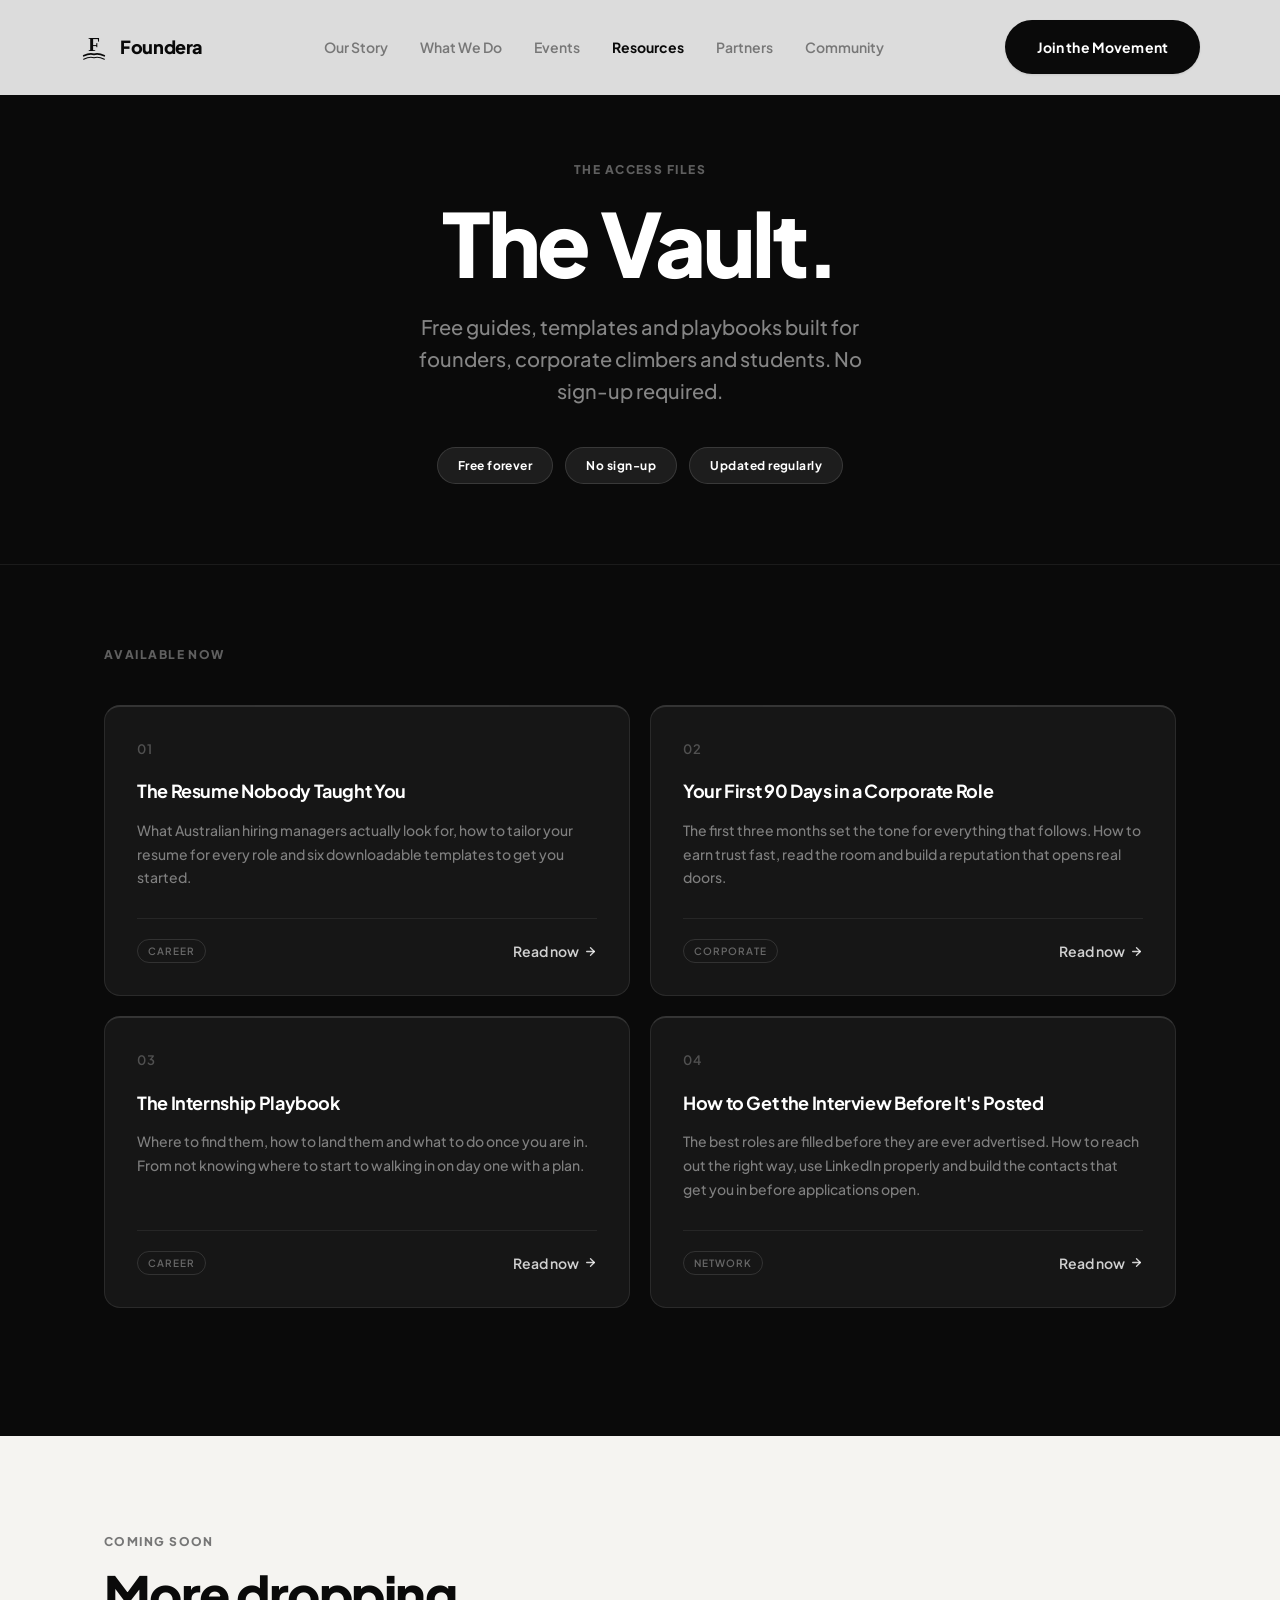
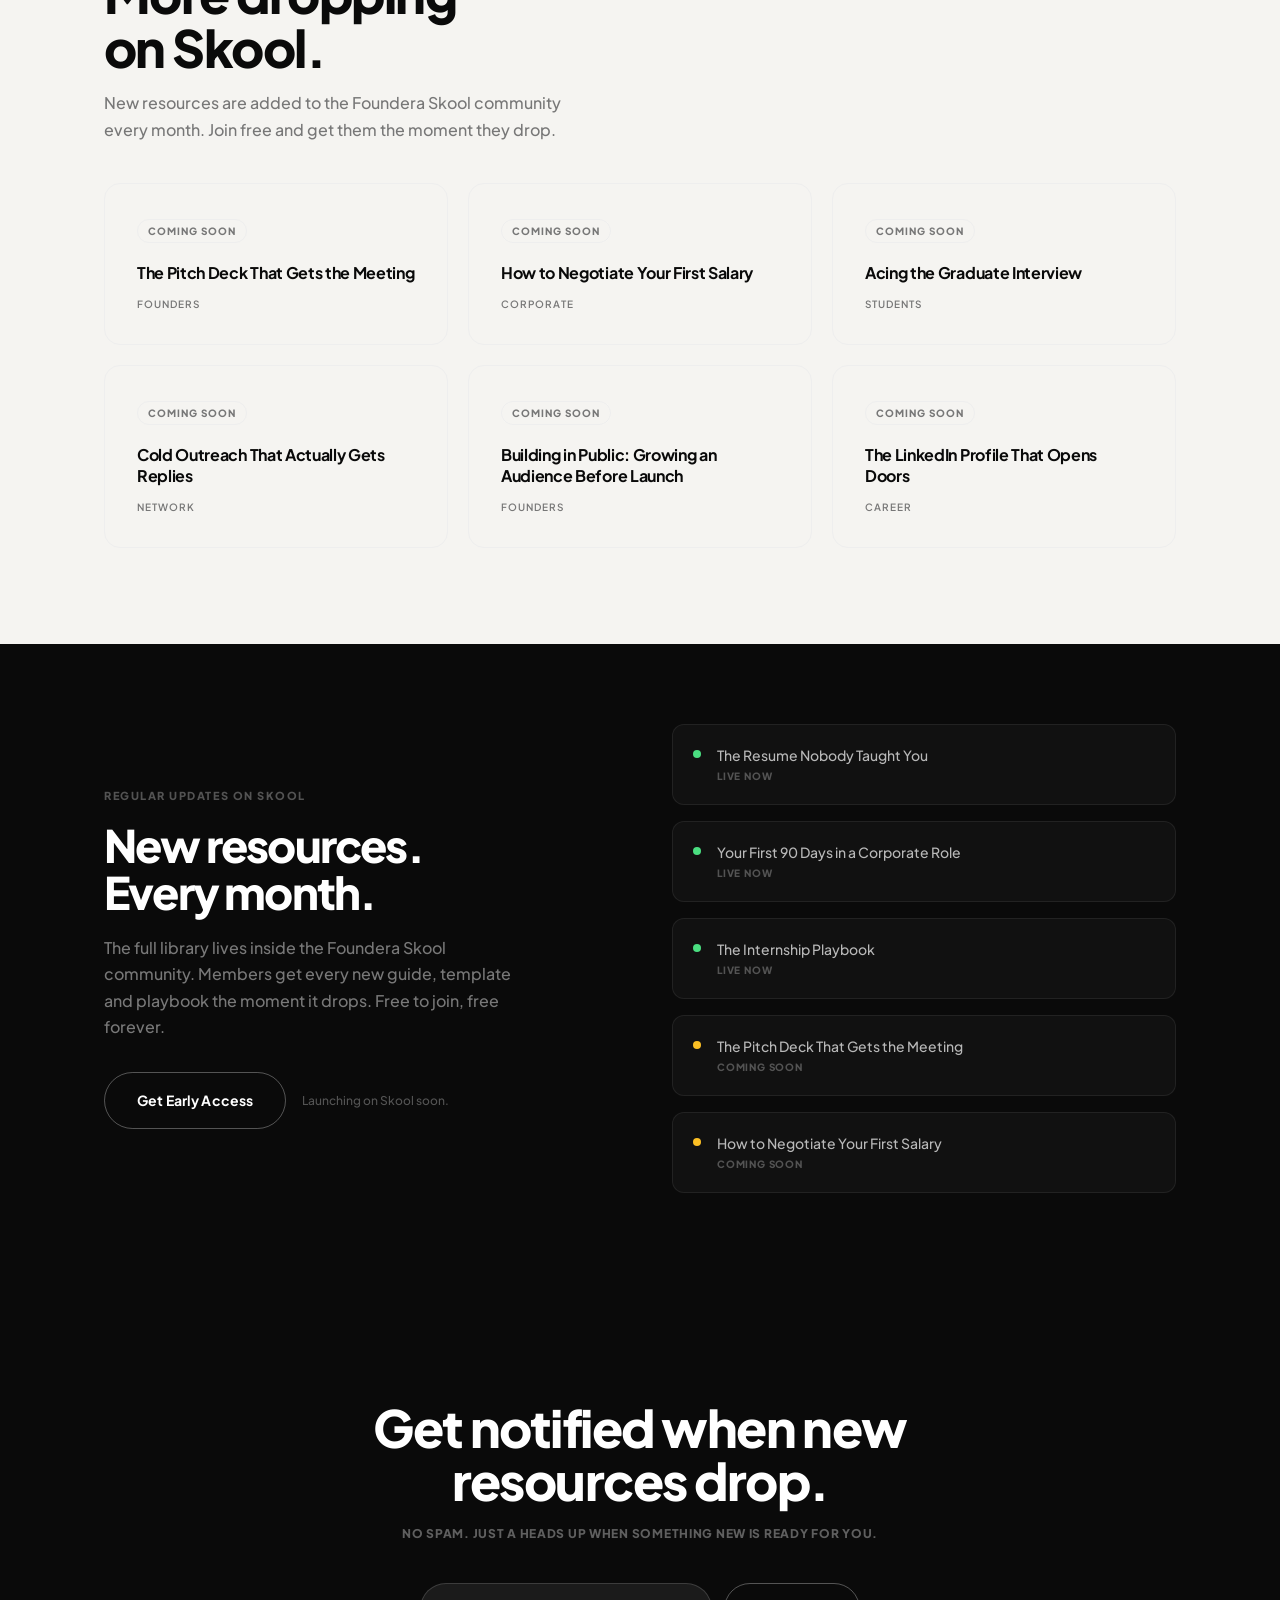
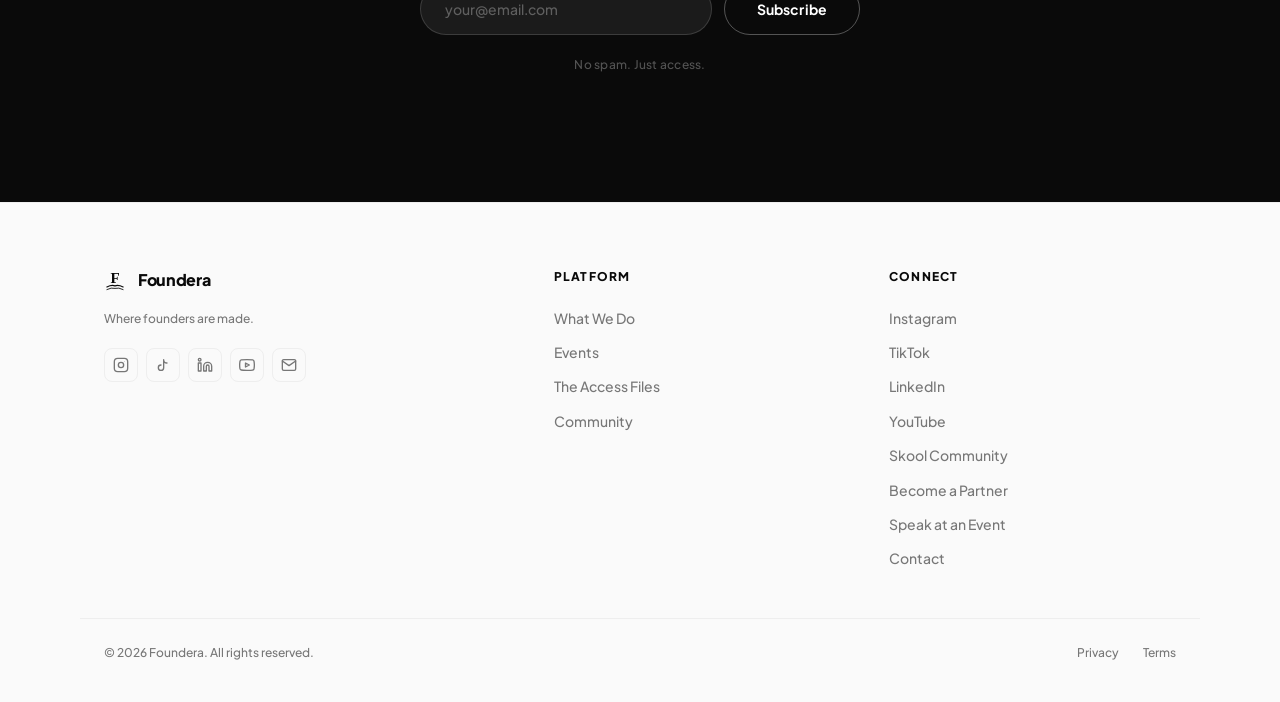
<file: resources.html>
<!DOCTYPE html>
<html lang="en">
<head>
  <meta charset="UTF-8" />
  <meta name="viewport" content="width=device-width, initial-scale=1.0" />
  <meta name="description" content="The Access Files | Free guides, templates and playbooks from Foundera. Built for founders, corporate climbers and students." />
  <meta name="theme-color" content="#0A0A0A" />
  <meta property="og:title"       content="The Access Files | Foundera" />
  <meta property="og:description" content="Free guides, templates and playbooks. Resume writing, internship hunting, pitching and more." />
  <meta property="og:type"        content="website" />
  <meta property="og:url"         content="https://foundera.com.au/resources.html" />
  <meta property="og:image"       content="https://foundera.com.au/og-image.png" />
  <meta property="og:site_name"   content="Foundera" />
  <title>The Access Files | Foundera</title>
  <link rel="icon" type="image/svg+xml" href="data:image/svg+xml,%3Csvg xmlns='http://www.w3.org/2000/svg' viewBox='0 0 32 38' fill='none'%3E%3Ctext x='16' y='25' text-anchor='middle' font-family='Georgia%2Cserif' font-size='26' font-weight='700' fill='%230A0A0A'%3EF%3C%2Ftext%3E%3Cpath d='M2 31 Q10 27 16 29 Q22 27 30 31' stroke='%230A0A0A' stroke-width='2.2' stroke-linecap='round' fill='none'/%3E%3Cpath d='M2 35.5 Q10 31.5 16 33.5 Q22 31.5 30 35.5' stroke='%230A0A0A' stroke-width='1.5' stroke-linecap='round' fill='none'/%3E%3C%2Fsvg%3E" />
  <link rel="preconnect" href="https://fonts.googleapis.com" />
  <link rel="preconnect" href="https://fonts.gstatic.com" crossorigin />
  <link rel="stylesheet" href="style.css" />

  <style>
    /* Access grid */
    .access-grid {
      display: grid;
      grid-template-columns: repeat(2, 1fr);
      gap: var(--sp-5);
    }
    @media (max-width: 640px) { .access-grid { grid-template-columns: 1fr; } }

    .access-card {
      display: flex;
      flex-direction: column;
      padding: var(--sp-8);
      background: rgba(255,255,255,.05);
      border: 1px solid rgba(255,255,255,.09);
      border-top: 2px solid rgba(255,255,255,.13);
      border-radius: 16px;
      text-decoration: none;
      position: relative;
      overflow: hidden;
      transition: background .25s ease, border-color .25s ease, transform .25s ease, box-shadow .25s ease;
    }
    .access-card:hover {
      background: rgba(255,255,255,.08);
      border-color: rgba(255,255,255,.18);
      border-top-color: rgba(255,255,255,.35);
      transform: translateY(-5px);
      box-shadow: 0 24px 48px rgba(0,0,0,.5);
    }
    .access-num {
      font-size: 13px;
      font-weight: var(--fw-semibold);
      letter-spacing: .1em;
      color: rgba(255,255,255,.25);
      margin-bottom: var(--sp-5);
    }
    .access-title {
      font-size: var(--text-lg);
      font-weight: var(--fw-bold);
      color: #fff;
      line-height: 1.3;
      letter-spacing: var(--ls-tight);
      margin-bottom: var(--sp-4);
    }
    .access-sub {
      font-size: var(--text-sm);
      color: rgba(255,255,255,.45);
      line-height: 1.7;
      flex: 1;
    }
    .access-footer {
      display: flex;
      justify-content: space-between;
      align-items: center;
      padding-top: var(--sp-5);
      margin-top: var(--sp-7);
      border-top: 1px solid rgba(255,255,255,.07);
    }
    .access-tag {
      font-size: 10px;
      font-weight: var(--fw-semibold);
      letter-spacing: .1em;
      text-transform: uppercase;
      color: rgba(255,255,255,.35);
      border: 1px solid rgba(255,255,255,.12);
      border-radius: 100px;
      padding: 3px 10px;
    }
    .access-cta {
      font-size: var(--text-sm);
      font-weight: var(--fw-semibold);
      color: rgba(255,255,255,.8);
      display: flex;
      align-items: center;
      gap: 5px;
      transition: color .2s ease;
    }
    .access-card:hover .access-cta { color: #fff; }
    .access-cta svg { transition: transform .2s ease; }
    .access-card:hover .access-cta svg { transform: translateX(4px); }

    /* Coming soon cards */
    .coming-grid {
      display: grid;
      grid-template-columns: repeat(3, 1fr);
      gap: var(--sp-5);
      margin-top: var(--sp-10);
    }
    @media (max-width: 768px) { .coming-grid { grid-template-columns: 1fr 1fr; } }
    @media (max-width: 500px)  { .coming-grid { grid-template-columns: 1fr; } }

    .coming-card {
      border: 1px solid var(--color-border);
      border-radius: 16px;
      padding: var(--sp-8);
      position: relative;
      overflow: hidden;
      opacity: .55;
    }
    .coming-badge {
      display: inline-block;
      font-size: 10px;
      font-weight: var(--fw-black);
      letter-spacing: .1em;
      text-transform: uppercase;
      color: var(--color-grey);
      border: 1px solid var(--color-border);
      border-radius: 100px;
      padding: 3px 10px;
      margin-bottom: var(--sp-5);
    }
    .coming-title {
      font-size: var(--text-base);
      font-weight: var(--fw-bold);
      color: var(--color-black);
      line-height: 1.3;
      letter-spacing: var(--ls-tight);
      margin-bottom: var(--sp-3);
    }
    .coming-tag {
      font-size: 10px;
      font-weight: var(--fw-semibold);
      letter-spacing: .1em;
      text-transform: uppercase;
      color: var(--color-grey);
    }

    /* Skool update strip */
    .skool-strip {
      background: #0a0a0a;
      padding: var(--sp-20) 0;
    }
    .skool-strip-inner {
      display: grid;
      grid-template-columns: 1fr 1fr;
      gap: var(--sp-16);
      align-items: center;
    }
    @media (max-width: 768px) { .skool-strip-inner { grid-template-columns: 1fr; gap: var(--sp-10); } }
    .skool-strip-label {
      font-size: 11px;
      font-weight: var(--fw-black);
      letter-spacing: .14em;
      text-transform: uppercase;
      color: rgba(255,255,255,.3);
      margin-bottom: var(--sp-4);
    }
    .skool-strip-heading {
      font-size: clamp(1.75rem, 3.5vw, 3rem);
      font-weight: var(--fw-black);
      color: #fff;
      letter-spacing: var(--ls-tightest);
      line-height: 1.05;
      margin-bottom: var(--sp-5);
    }
    .skool-strip-body {
      font-size: var(--text-base);
      color: rgba(255,255,255,.45);
      font-weight: var(--fw-medium);
      line-height: 1.65;
      max-width: 420px;
    }
    .update-list {
      display: flex;
      flex-direction: column;
      gap: var(--sp-4);
    }
    .update-item {
      display: flex;
      align-items: flex-start;
      gap: var(--sp-4);
      padding: var(--sp-5);
      border: 1px solid rgba(255,255,255,.07);
      border-radius: 12px;
      background: rgba(255,255,255,.03);
    }
    .update-dot {
      width: 8px; height: 8px;
      border-radius: 50%;
      background: #4ade80;
      flex-shrink: 0;
      margin-top: 5px;
    }
    .update-dot.soon { background: #fbbf24; }
    .update-text {
      font-size: var(--text-sm);
      color: rgba(255,255,255,.7);
      font-weight: var(--fw-medium);
      line-height: 1.5;
    }
    .update-status {
      font-size: 10px;
      font-weight: var(--fw-black);
      letter-spacing: .08em;
      text-transform: uppercase;
      color: rgba(255,255,255,.28);
      margin-top: 2px;
    }
  </style>
</head>
<body>

  <!-- NAV -->
  <nav class="nav" id="nav">
    <div class="nav-inner">
      <a href="index.html" class="nav-logo">
        <svg width="28" height="28" viewBox="0 0 32 38" fill="none" xmlns="http://www.w3.org/2000/svg">
          <text x="16" y="25" text-anchor="middle" font-family="Georgia,'Times New Roman',serif" font-size="26" font-weight="700" fill="currentColor">F</text>
          <path d="M2 31 Q10 27 16 29 Q22 27 30 31" stroke="currentColor" stroke-width="2.2" stroke-linecap="round" fill="none"/>
          <path d="M2 35.5 Q10 31.5 16 33.5 Q22 31.5 30 35.5" stroke="currentColor" stroke-width="1.5" stroke-linecap="round" fill="none"/>
        </svg>
        <span class="nav-logo-word">Foundera</span>
      </a>
      <ul class="nav-links">
        <li><a href="about.html"       class="nav-link">Our Story</a></li>
        <li><a href="what-we-do.html" class="nav-link">What We Do</a></li>
        <li><a href="events.html"     class="nav-link">Events</a></li>
        <li><a href="resources.html" class="nav-link is-active">Resources</a></li>
        <li><a href="partners.html"   class="nav-link">Partners</a></li>
        <li><a href="community.html"  class="nav-link">Community</a></li>
      </ul>
      <a href="community.html#join" class="btn btn-primary">Join the Movement</a>
      <button class="nav-burger" id="navBurger" aria-label="Open menu" aria-expanded="false">
        <span></span><span></span><span></span>
      </button>
    </div>
  </nav>

  <div class="nav-mobile" id="navMobile">
    <a href="about.html"      class="nav-mobile-link">Our Story</a>
    <a href="what-we-do.html" class="nav-mobile-link">What We Do</a>
    <a href="events.html"     class="nav-mobile-link">Events</a>
    <a href="resources.html"  class="nav-mobile-link is-active">Resources</a>
    <a href="partners.html"   class="nav-mobile-link">Partners</a>
    <a href="community.html"  class="nav-mobile-link">Community</a>
    <a href="community.html#join" class="btn btn-primary btn-lg nav-mobile-cta">Join the Movement</a>
  </div>

  <main>

    <!-- HERO -->
    <section style="background:#0a0a0a; padding: 160px 0 var(--sp-20); text-align:center; border-bottom:1px solid rgba(255,255,255,.07);">
      <div class="container">
        <p class="label label-light reveal" style="margin-bottom:var(--sp-5)">The Access Files</p>
        <h1 class="reveal d1" style="font-size:clamp(2.8rem,7vw,5.5rem); font-weight:var(--fw-black); letter-spacing:var(--ls-tightest); line-height:1; color:#fff; margin-bottom:var(--sp-6)">The Vault.</h1>
        <p class="reveal d2" style="font-size:clamp(var(--text-base),1.8vw,var(--text-xl)); color:rgba(255,255,255,.5); font-weight:var(--fw-medium); max-width:480px; margin:0 auto; line-height:1.6;">Free guides, templates and playbooks built for founders, corporate climbers and students. No sign-up required.</p>
        <div class="reveal d3" style="display:flex; gap:var(--sp-3); flex-wrap:wrap; justify-content:center; margin-top:var(--sp-10)">
          <span class="pill pill-dark">Free forever</span>
          <span class="pill pill-dark">No sign-up</span>
          <span class="pill pill-dark">Updated regularly</span>
        </div>
      </div>
    </section>

    <!-- CURRENT RESOURCES -->
    <section style="background:#0a0a0a; padding:var(--sp-20) 0 var(--sp-32);">
      <div class="container">
        <p class="label label-light reveal" style="margin-bottom:var(--sp-10)">Available now</p>
        <div class="access-grid">

          <a class="access-card reveal" href="resource-resume.html">
            <p class="access-num">01</p>
            <h3 class="access-title">The Resume Nobody Taught You</h3>
            <p class="access-sub">What Australian hiring managers actually look for, how to tailor your resume for every role and six downloadable templates to get you started.</p>
            <div class="access-footer">
              <span class="access-tag">Career</span>
              <span class="access-cta">Read now <svg width="13" height="13" viewBox="0 0 24 24" fill="none" stroke="currentColor" stroke-width="2.5" stroke-linecap="round" stroke-linejoin="round"><line x1="5" y1="12" x2="19" y2="12"/><polyline points="12 5 19 12 12 19"/></svg></span>
            </div>
          </a>

          <a class="access-card reveal d1" href="resource-90days.html">
            <p class="access-num">02</p>
            <h3 class="access-title">Your First 90 Days in a Corporate Role</h3>
            <p class="access-sub">The first three months set the tone for everything that follows. How to earn trust fast, read the room and build a reputation that opens real doors.</p>
            <div class="access-footer">
              <span class="access-tag">Corporate</span>
              <span class="access-cta">Read now <svg width="13" height="13" viewBox="0 0 24 24" fill="none" stroke="currentColor" stroke-width="2.5" stroke-linecap="round" stroke-linejoin="round"><line x1="5" y1="12" x2="19" y2="12"/><polyline points="12 5 19 12 12 19"/></svg></span>
            </div>
          </a>

          <a class="access-card reveal d2" href="resource-financelaw.html">
            <p class="access-num">03</p>
            <h3 class="access-title">The Internship Playbook</h3>
            <p class="access-sub">Where to find them, how to land them and what to do once you are in. From not knowing where to start to walking in on day one with a plan.</p>
            <div class="access-footer">
              <span class="access-tag">Career</span>
              <span class="access-cta">Read now <svg width="13" height="13" viewBox="0 0 24 24" fill="none" stroke="currentColor" stroke-width="2.5" stroke-linecap="round" stroke-linejoin="round"><line x1="5" y1="12" x2="19" y2="12"/><polyline points="12 5 19 12 12 19"/></svg></span>
            </div>
          </a>

          <a class="access-card reveal d3" href="resource-networking.html">
            <p class="access-num">04</p>
            <h3 class="access-title">How to Get the Interview Before It's Posted</h3>
            <p class="access-sub">The best roles are filled before they are ever advertised. How to reach out the right way, use LinkedIn properly and build the contacts that get you in before applications open.</p>
            <div class="access-footer">
              <span class="access-tag">Network</span>
              <span class="access-cta">Read now <svg width="13" height="13" viewBox="0 0 24 24" fill="none" stroke="currentColor" stroke-width="2.5" stroke-linecap="round" stroke-linejoin="round"><line x1="5" y1="12" x2="19" y2="12"/><polyline points="12 5 19 12 12 19"/></svg></span>
            </div>
          </a>

        </div>
      </div>
    </section>

    <!-- COMING SOON -->
    <section style="padding:var(--sp-24) 0; background:var(--color-off-white);">
      <div class="container">
        <div class="reveal" style="margin-bottom:var(--sp-4)">
          <p class="label" style="margin-bottom:var(--sp-4)">Coming soon</p>
          <h2 class="headline">More dropping<br>on Skool.</h2>
        </div>
        <p class="reveal d1" style="font-size:var(--text-base); color:var(--color-grey); font-weight:var(--fw-medium); max-width:480px; margin-top:var(--sp-4); line-height:1.65;">New resources are added to the Foundera Skool community every month. Join free and get them the moment they drop.</p>
        <div class="coming-grid">

          <div class="coming-card reveal d1">
            <span class="coming-badge">Coming Soon</span>
            <p class="coming-title">The Pitch Deck That Gets the Meeting</p>
            <p class="coming-tag">Founders</p>
          </div>

          <div class="coming-card reveal d2">
            <span class="coming-badge">Coming Soon</span>
            <p class="coming-title">How to Negotiate Your First Salary</p>
            <p class="coming-tag">Corporate</p>
          </div>

          <div class="coming-card reveal d3">
            <span class="coming-badge">Coming Soon</span>
            <p class="coming-title">Acing the Graduate Interview</p>
            <p class="coming-tag">Students</p>
          </div>

          <div class="coming-card reveal d4">
            <span class="coming-badge">Coming Soon</span>
            <p class="coming-title">Cold Outreach That Actually Gets Replies</p>
            <p class="coming-tag">Network</p>
          </div>

          <div class="coming-card reveal d5">
            <span class="coming-badge">Coming Soon</span>
            <p class="coming-title">Building in Public: Growing an Audience Before Launch</p>
            <p class="coming-tag">Founders</p>
          </div>

          <div class="coming-card reveal">
            <span class="coming-badge">Coming Soon</span>
            <p class="coming-title">The LinkedIn Profile That Opens Doors</p>
            <p class="coming-tag">Career</p>
          </div>

        </div>
      </div>
    </section>

    <!-- SKOOL UPDATES STRIP -->
    <section class="skool-strip">
      <div class="container">
        <div class="skool-strip-inner">
          <div class="reveal">
            <p class="skool-strip-label">Regular updates on Skool</p>
            <h2 class="skool-strip-heading">New resources.<br>Every month.</h2>
            <p class="skool-strip-body">The full library lives inside the Foundera Skool community. Members get every new guide, template and playbook the moment it drops. Free to join, free forever.</p>
            <div style="margin-top:var(--sp-8); display:flex; gap:var(--sp-4); flex-wrap:wrap; align-items:center">
              <a href="community.html#join" class="btn btn-outline-white">Get Early Access</a>
              <p style="font-size:var(--text-xs); color:rgba(255,255,255,.3); font-weight:var(--fw-medium)">Launching on Skool soon.</p>
            </div>
          </div>
          <div class="update-list reveal d1">
            <div class="update-item">
              <div>
                <div class="update-dot"></div>
              </div>
              <div>
                <p class="update-text">The Resume Nobody Taught You</p>
                <p class="update-status">Live now</p>
              </div>
            </div>
            <div class="update-item">
              <div>
                <div class="update-dot"></div>
              </div>
              <div>
                <p class="update-text">Your First 90 Days in a Corporate Role</p>
                <p class="update-status">Live now</p>
              </div>
            </div>
            <div class="update-item">
              <div>
                <div class="update-dot"></div>
              </div>
              <div>
                <p class="update-text">The Internship Playbook</p>
                <p class="update-status">Live now</p>
              </div>
            </div>
            <div class="update-item">
              <div>
                <div class="update-dot soon"></div>
              </div>
              <div>
                <p class="update-text">The Pitch Deck That Gets the Meeting</p>
                <p class="update-status">Coming soon</p>
              </div>
            </div>
            <div class="update-item">
              <div>
                <div class="update-dot soon"></div>
              </div>
              <div>
                <p class="update-text">How to Negotiate Your First Salary</p>
                <p class="update-status">Coming soon</p>
              </div>
            </div>
          </div>
        </div>
      </div>
    </section>

    <!-- EMAIL -->
    <section class="email-section">
      <div class="container">
        <div class="reveal">
          <h2 class="headline headline-white" style="margin-bottom:var(--sp-4)">Get notified when new<br>resources drop.</h2>
          <p class="label label-light" style="letter-spacing:.06em">No spam. Just a heads up when something new is ready for you.</p>
        </div>
        <form id="emailForm" class="email-form reveal d1" action="#" method="POST" data-source="resources">
          <input class="email-input" type="email" name="email" placeholder="your@email.com" aria-label="Email address" required />
          <button type="submit" class="btn btn-outline-white">Subscribe</button>
        </form>
        <p class="email-note reveal d2">No spam. Just access.</p>
      </div>
    </section>

    <!-- FOOTER -->
    <footer class="footer">
      <div class="footer-grid">
        <div>
          <a href="index.html" class="nav-logo" style="margin-bottom:var(--sp-4)">
            <svg width="22" height="22" viewBox="0 0 32 38" fill="none" xmlns="http://www.w3.org/2000/svg">
              <text x="16" y="25" text-anchor="middle" font-family="Georgia,'Times New Roman',serif" font-size="26" font-weight="700" fill="currentColor">F</text>
              <path d="M2 31 Q10 27 16 29 Q22 27 30 31" stroke="currentColor" stroke-width="2.2" stroke-linecap="round" fill="none"/>
              <path d="M2 35.5 Q10 31.5 16 33.5 Q22 31.5 30 35.5" stroke="currentColor" stroke-width="1.5" stroke-linecap="round" fill="none"/>
            </svg>
            <span class="nav-logo-word" style="font-size:var(--text-base)">Foundera</span>
          </a>
          <p class="footer-brand-tagline">Where founders are made.</p>
          <div class="footer-social">
            <a href="https://www.instagram.com/foundera.au" target="_blank" rel="noopener noreferrer" class="footer-social-icon" aria-label="Instagram"><svg width="16" height="16" viewBox="0 0 24 24" fill="none" stroke="currentColor" stroke-width="2" stroke-linecap="round" stroke-linejoin="round"><rect x="2" y="2" width="20" height="20" rx="5"/><circle cx="12" cy="12" r="4"/><circle cx="17.5" cy="6.5" r="0.5" fill="currentColor" stroke="none"/></svg></a>
            <a href="https://www.tiktok.com/@foundera.au" target="_blank" rel="noopener noreferrer" class="footer-social-icon" aria-label="TikTok"><svg width="16" height="16" viewBox="0 0 24 24" fill="none" stroke="currentColor" stroke-width="2" stroke-linecap="round" stroke-linejoin="round"><path d="M9 12a4 4 0 1 0 4 4V4a5 5 0 0 0 5 5"/></svg></a>
            <a href="https://www.linkedin.com/company/founderaau" target="_blank" rel="noopener noreferrer" class="footer-social-icon" aria-label="LinkedIn"><svg width="16" height="16" viewBox="0 0 24 24" fill="none" stroke="currentColor" stroke-width="2" stroke-linecap="round" stroke-linejoin="round"><path d="M16 8a6 6 0 0 1 6 6v7h-4v-7a2 2 0 0 0-2-2 2 2 0 0 0-2 2v7h-4v-7a6 6 0 0 1 6-6z"/><rect x="2" y="9" width="4" height="12"/><circle cx="4" cy="4" r="2"/></svg></a>
            <a href="https://www.youtube.com/@Founderaa" target="_blank" rel="noopener noreferrer" class="footer-social-icon" aria-label="YouTube"><svg width="16" height="16" viewBox="0 0 24 24" fill="none" stroke="currentColor" stroke-width="2" stroke-linecap="round" stroke-linejoin="round"><path d="M22.54 6.42a2.78 2.78 0 0 0-1.95-1.96C18.88 4 12 4 12 4s-6.88 0-8.59.46a2.78 2.78 0 0 0-1.95 1.96A29 29 0 0 0 1 12a29 29 0 0 0 .46 5.58A2.78 2.78 0 0 0 3.41 19.5C5.12 20 12 20 12 20s6.88 0 8.59-.46a2.78 2.78 0 0 0 1.95-1.96A29 29 0 0 0 23 12a29 29 0 0 0-.46-5.58z"/><polygon points="9.75 15.02 15.5 12 9.75 8.98 9.75 15.02"/></svg></a>
            <a href="mailto:team@founderaa.com.au" class="footer-social-icon" aria-label="Email"><svg width="16" height="16" viewBox="0 0 24 24" fill="none" stroke="currentColor" stroke-width="2" stroke-linecap="round" stroke-linejoin="round"><path d="M4 4h16c1.1 0 2 .9 2 2v12c0 1.1-.9 2-2 2H4c-1.1 0-2-.9-2-2V6c0-1.1.9-2 2-2z"/><polyline points="22,6 12,13 2,6"/></svg></a>
          </div>
        </div>
        <div>
          <p class="footer-col-title">Platform</p>
          <nav class="footer-col-links">
            <a href="what-we-do.html" class="footer-link">What We Do</a>
            <a href="events.html"     class="footer-link">Events</a>
            <a href="resources.html"  class="footer-link">The Access Files</a>
            <a href="community.html"  class="footer-link">Community</a>
          </nav>
        </div>
        <div>
          <p class="footer-col-title">Connect</p>
          <nav class="footer-col-links">
            <a href="https://www.instagram.com/foundera.au" target="_blank" rel="noopener noreferrer" class="footer-link">Instagram</a>
            <a href="https://www.tiktok.com/@foundera.au" target="_blank" rel="noopener noreferrer" class="footer-link">TikTok</a>
            <a href="https://www.linkedin.com/company/founderaau" target="_blank" rel="noopener noreferrer" class="footer-link">LinkedIn</a>
            <a href="https://www.youtube.com/@Founderaa" target="_blank" rel="noopener noreferrer" class="footer-link">YouTube</a>
            <a href="https://www.skool.com" target="_blank" rel="noopener noreferrer" class="footer-link">Skool Community</a>
            <a href="partners.html"                       class="footer-link">Become a Partner</a>
            <a href="partners.html#speak"                 class="footer-link">Speak at an Event</a>
            <a href="mailto:team@founderaa.com.au"        class="footer-link">Contact</a>
          </nav>
        </div>
      </div>
      <div class="footer-bottom">
        <p class="footer-copy">© 2026 Foundera. All rights reserved.</p>
        <div class="footer-legal"><a href="privacy.html">Privacy</a><a href="terms.html">Terms</a></div>
      </div>
    </footer>

  </main>

  <script>
    /* Nav hide/show */
    (function(){var nav=document.getElementById('nav'),last=0,tick=false;window.addEventListener('scroll',function(){if(!tick){requestAnimationFrame(function(){var y=window.scrollY;nav.classList.toggle('scrolled',y>10);nav.classList.toggle('hidden',y>last&&y>80);last=y;tick=false;});tick=true;}},{passive:true});})();

    /* Scroll reveal */
    (function(){var io=new IntersectionObserver(function(e){e.forEach(function(x){if(x.isIntersecting){x.target.classList.add('in');io.unobserve(x.target);}});},{threshold:0.08,rootMargin:'0px 0px -32px 0px'});document.querySelectorAll('.reveal').forEach(function(el){io.observe(el);});})();

    /* Mobile nav toggle */
    (function(){
      var burger = document.getElementById('navBurger');
      var mobile = document.getElementById('navMobile');
      if (!burger || !mobile) return;
      burger.addEventListener('click', function(){
        var open = mobile.classList.toggle('open');
        burger.classList.toggle('open', open);
        burger.setAttribute('aria-expanded', open);
        document.body.style.overflow = open ? 'hidden' : '';
      });
      mobile.querySelectorAll('a').forEach(function(a){
        a.addEventListener('click', function(){
          mobile.classList.remove('open');
          burger.classList.remove('open');
          burger.setAttribute('aria-expanded', 'false');
          document.body.style.overflow = '';
        });
      });
    })();

    /* Email form fallback */
    (function(){var f=document.getElementById('emailForm');if(!f)return;f.addEventListener('submit',function(e){if(f.action.indexOf('YOUR_FORM_ID')!==-1){e.preventDefault();var b=f.querySelector('button');b.textContent='Done ✓';b.disabled=true;f.querySelector('input').value='';setTimeout(function(){b.textContent='Subscribe';b.disabled=false;},3000);}});})();
  </script>
  <script src="forms.js"></script>
</body>
</html>
</file>
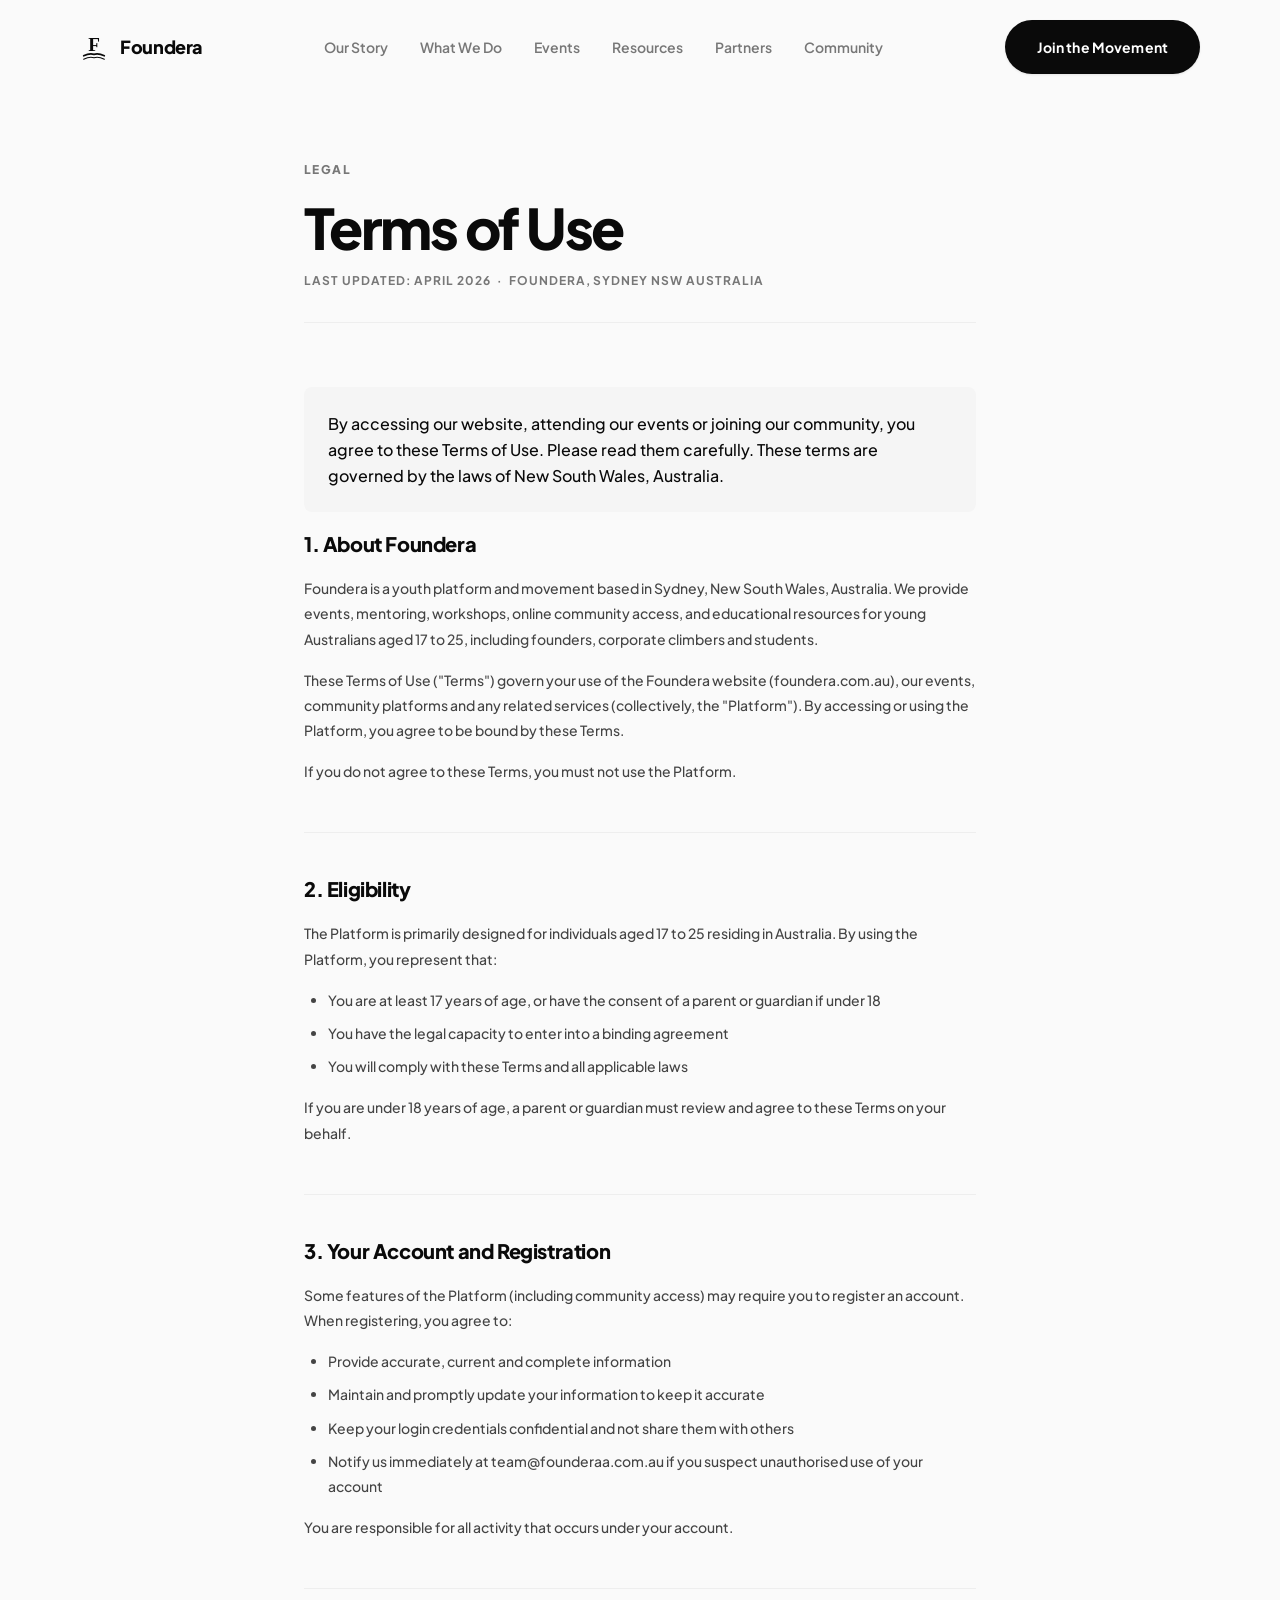
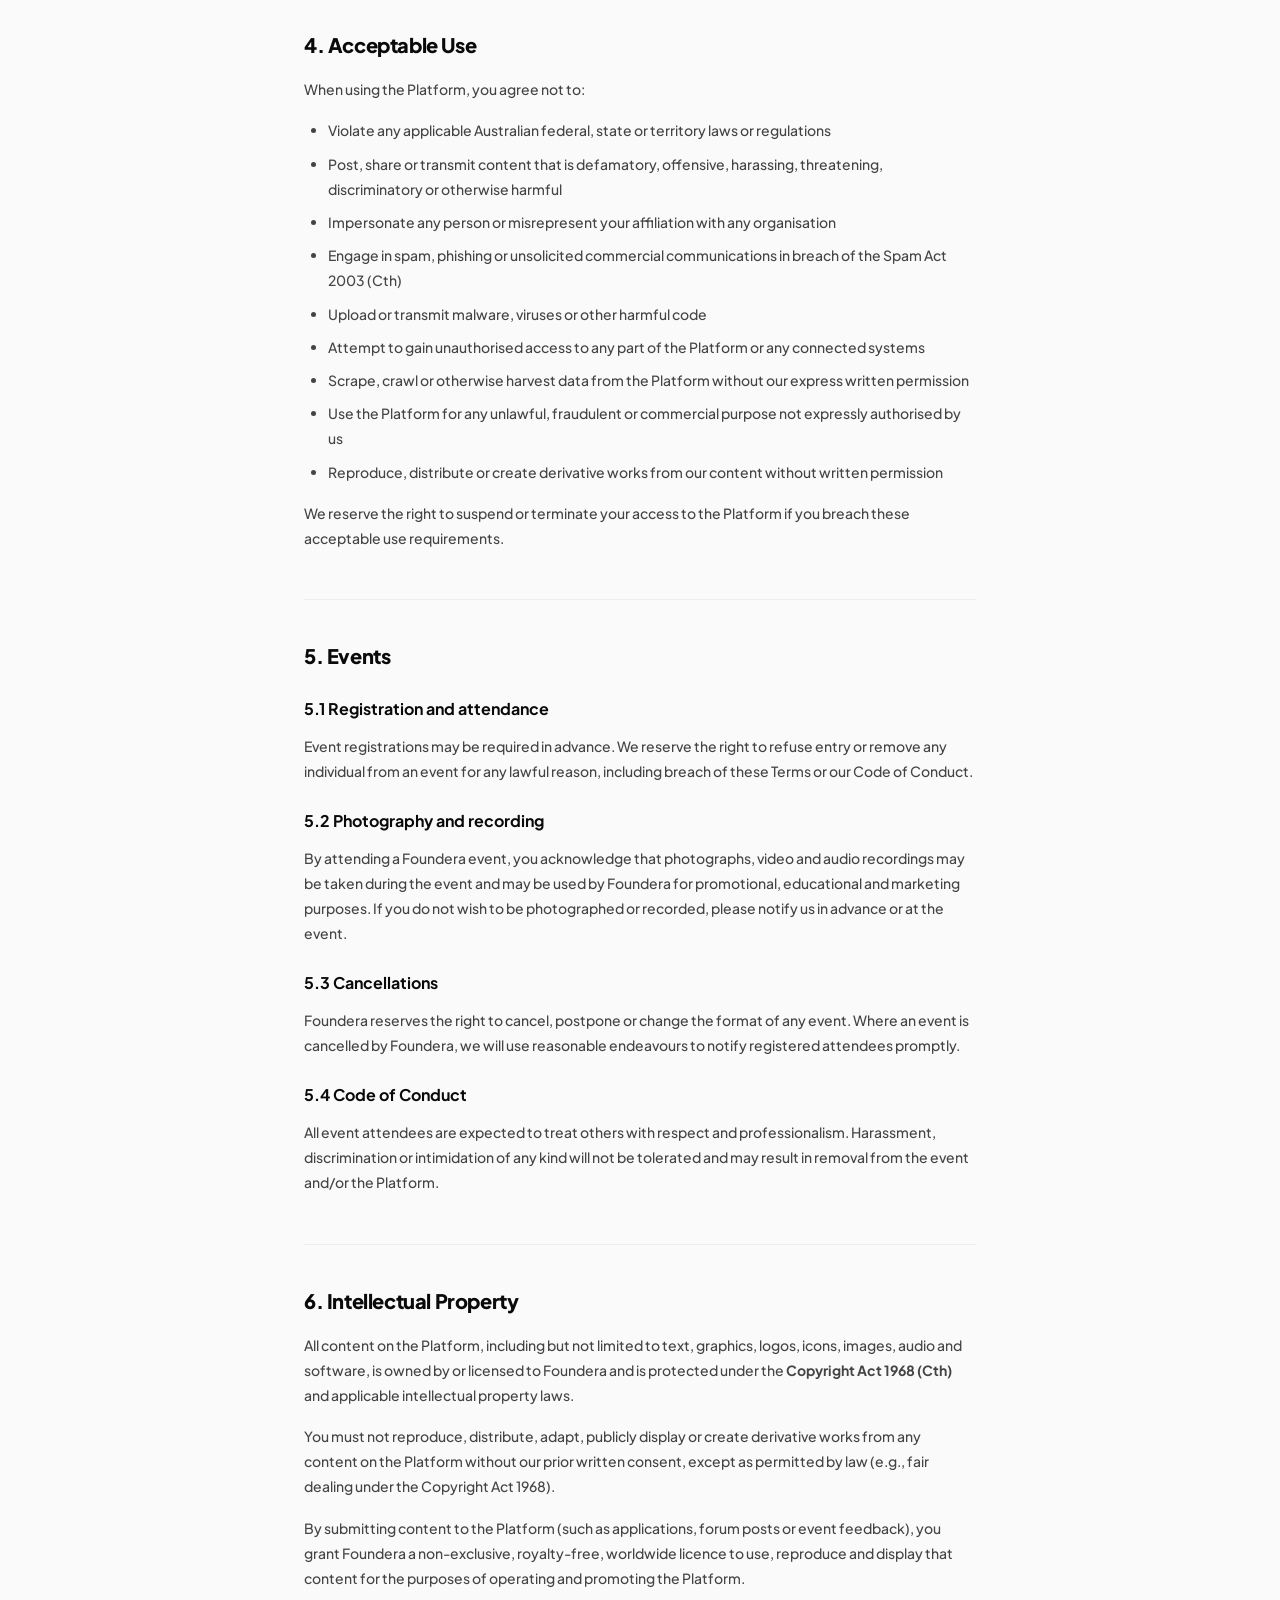
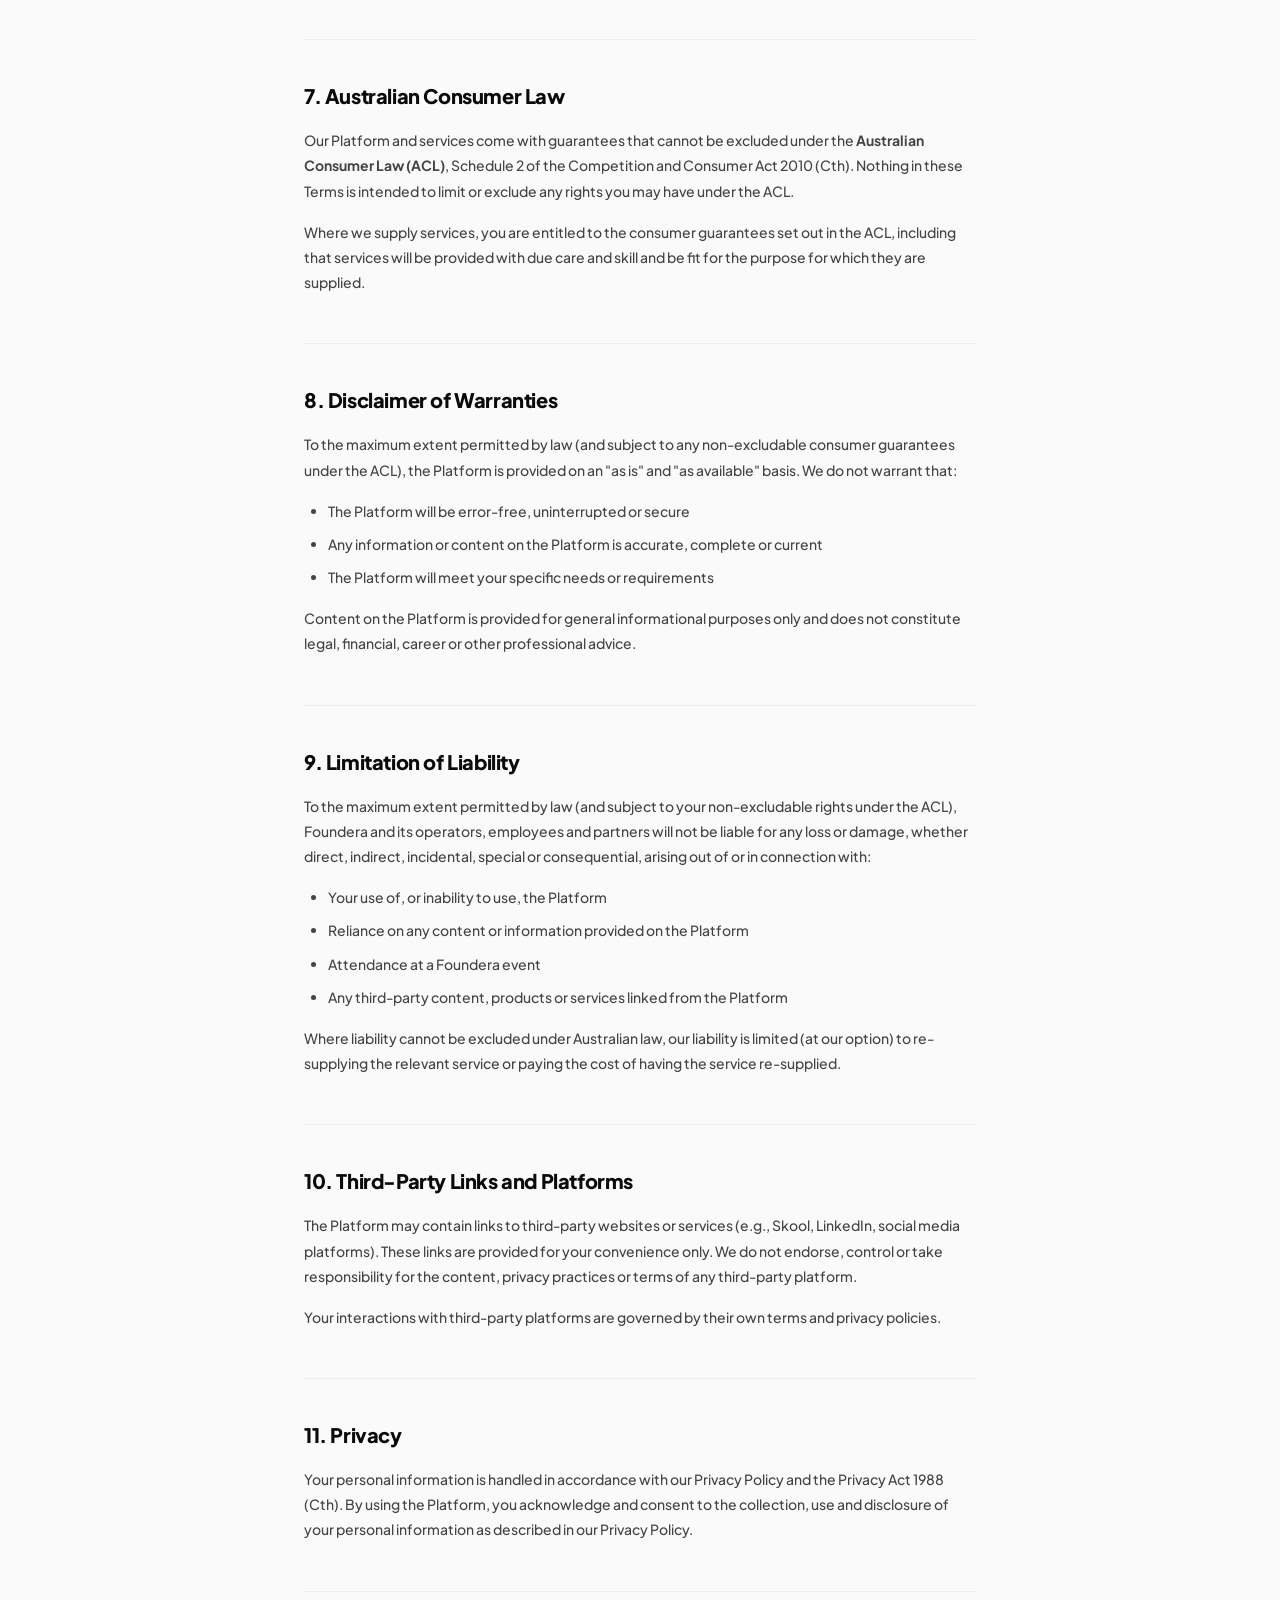
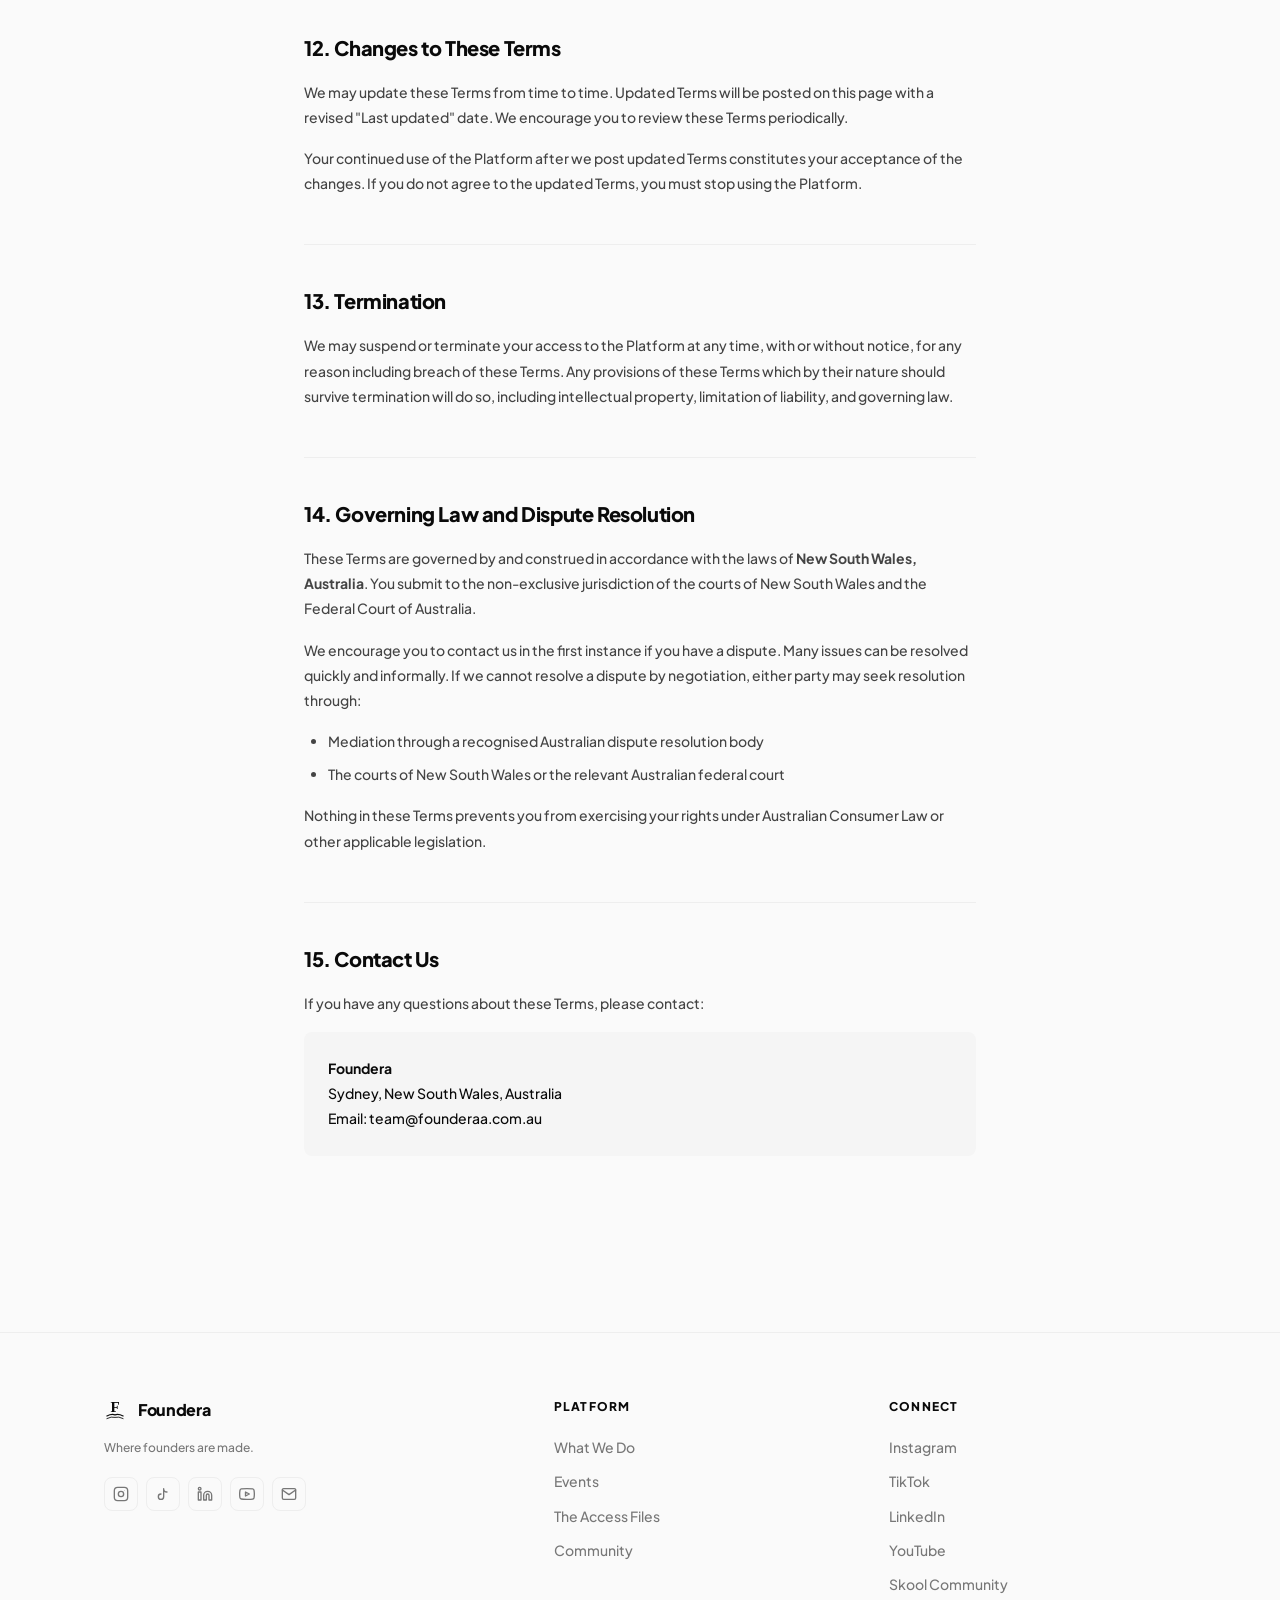
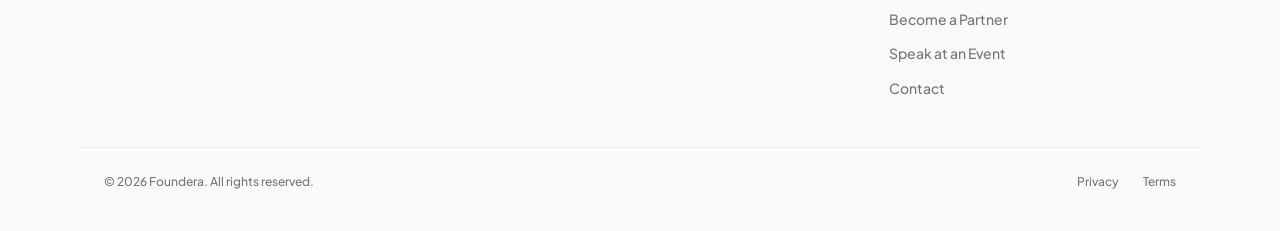
<file: terms.html>
<!DOCTYPE html>
<html lang="en">
<head>
  <meta charset="UTF-8" />
  <meta name="viewport" content="width=device-width, initial-scale=1.0" />
  <meta name="description" content="Foundera Terms of Use | the rules governing use of the Foundera platform, events and community under Australian law." />
  <meta name="theme-color" content="#0A0A0A" />
  <title>Terms of Use | Foundera</title>
  <link rel="icon" type="image/svg+xml" href="data:image/svg+xml,%3Csvg xmlns='http://www.w3.org/2000/svg' viewBox='0 0 32 38' fill='none'%3E%3Ctext x='16' y='25' text-anchor='middle' font-family='Georgia%2Cserif' font-size='26' font-weight='700' fill='%230A0A0A'%3EF%3C%2Ftext%3E%3Cpath d='M2 31 Q10 27 16 29 Q22 27 30 31' stroke='%230A0A0A' stroke-width='2.2' stroke-linecap='round' fill='none'/%3E%3Cpath d='M2 35.5 Q10 31.5 16 33.5 Q22 31.5 30 35.5' stroke='%230A0A0A' stroke-width='1.5' stroke-linecap='round' fill='none'/%3E%3C%2Fsvg%3E" />
  <link rel="preconnect" href="https://fonts.googleapis.com" />
  <link rel="preconnect" href="https://fonts.gstatic.com" crossorigin />
  <link rel="stylesheet" href="style.css" />
  <style>
    .legal-page { max-width: 720px; margin: 0 auto; padding: 160px var(--sp-6) var(--sp-32); }
    .legal-page h1 { font-size: clamp(2.25rem, 5vw, 3.5rem); font-weight: var(--fw-black); letter-spacing: var(--ls-tightest); line-height: 1; margin-bottom: var(--sp-4); }
    .legal-meta { font-size: var(--text-xs); color: var(--color-grey); font-weight: var(--fw-bold); letter-spacing: .08em; text-transform: uppercase; margin-bottom: var(--sp-16); padding-bottom: var(--sp-8); border-bottom: 1px solid var(--color-border); }
    .legal-section { margin-bottom: var(--sp-12); }
    .legal-section h2 { font-size: var(--text-xl); font-weight: var(--fw-black); letter-spacing: var(--ls-tight); margin-bottom: var(--sp-4); }
    .legal-section h3 { font-size: var(--text-base); font-weight: var(--fw-bold); margin-bottom: var(--sp-3); margin-top: var(--sp-6); }
    .legal-section p { font-size: var(--text-sm); color: #444; line-height: 1.8; margin-bottom: var(--sp-4); }
    .legal-section ul { padding-left: var(--sp-6); margin-bottom: var(--sp-4); }
    .legal-section ul li { font-size: var(--text-sm); color: #444; line-height: 1.8; margin-bottom: var(--sp-2); list-style: disc; }
    .legal-divider { height: 1px; background: var(--color-border); margin: var(--sp-10) 0; }
    .legal-highlight { background: #F5F5F5; border-radius: var(--r-sm); padding: var(--sp-6); margin-bottom: var(--sp-4); }
    .legal-highlight p { margin-bottom: 0; color: var(--color-black); font-weight: var(--fw-medium); }
    @media (max-width: 768px) { .legal-page { padding-top: 120px; } }
  </style>
</head>
<body>

  <!-- NAV -->
  <nav class="nav" id="nav">
    <div class="nav-inner">
      <a href="index.html" class="nav-logo">
        <svg width="28" height="28" viewBox="0 0 32 38" fill="none" xmlns="http://www.w3.org/2000/svg">
          <text x="16" y="25" text-anchor="middle" font-family="Georgia,'Times New Roman',serif" font-size="26" font-weight="700" fill="currentColor">F</text>
          <path d="M2 31 Q10 27 16 29 Q22 27 30 31" stroke="currentColor" stroke-width="2.2" stroke-linecap="round" fill="none"/>
          <path d="M2 35.5 Q10 31.5 16 33.5 Q22 31.5 30 35.5" stroke="currentColor" stroke-width="1.5" stroke-linecap="round" fill="none"/>
        </svg>
        <span class="nav-logo-word">Foundera</span>
      </a>
      <ul class="nav-links">
        <li><a href="about.html"       class="nav-link">Our Story</a></li>
        <li><a href="what-we-do.html" class="nav-link">What We Do</a></li>
        <li><a href="events.html"     class="nav-link">Events</a></li>
        <li><a href="resources.html" class="nav-link">Resources</a></li>
        <li><a href="partners.html"   class="nav-link">Partners</a></li>
        <li><a href="community.html"  class="nav-link">Community</a></li>
      </ul>
      <a href="community.html" class="btn btn-primary">Join the Movement</a>
    </div>
  </nav>

  <main>
    <div class="legal-page">

      <p class="label" style="margin-bottom:var(--sp-5)">Legal</p>
      <h1>Terms of Use</h1>
      <p class="legal-meta">Last updated: April 2026 &nbsp;·&nbsp; Foundera, Sydney NSW Australia</p>

      <div class="legal-highlight">
        <p>By accessing our website, attending our events or joining our community, you agree to these Terms of Use. Please read them carefully. These terms are governed by the laws of New South Wales, Australia.</p>
      </div>

      <!-- 1 -->
      <div class="legal-section">
        <h2>1. About Foundera</h2>
        <p>Foundera is a youth platform and movement based in Sydney, New South Wales, Australia. We provide events, mentoring, workshops, online community access, and educational resources for young Australians aged 17 to 25, including founders, corporate climbers and students.</p>
        <p>These Terms of Use ("Terms") govern your use of the Foundera website (foundera.com.au), our events, community platforms and any related services (collectively, the "Platform"). By accessing or using the Platform, you agree to be bound by these Terms.</p>
        <p>If you do not agree to these Terms, you must not use the Platform.</p>
      </div>

      <div class="legal-divider"></div>

      <!-- 2 -->
      <div class="legal-section">
        <h2>2. Eligibility</h2>
        <p>The Platform is primarily designed for individuals aged 17 to 25 residing in Australia. By using the Platform, you represent that:</p>
        <ul>
          <li>You are at least 17 years of age, or have the consent of a parent or guardian if under 18</li>
          <li>You have the legal capacity to enter into a binding agreement</li>
          <li>You will comply with these Terms and all applicable laws</li>
        </ul>
        <p>If you are under 18 years of age, a parent or guardian must review and agree to these Terms on your behalf.</p>
      </div>

      <div class="legal-divider"></div>

      <!-- 3 -->
      <div class="legal-section">
        <h2>3. Your Account and Registration</h2>
        <p>Some features of the Platform (including community access) may require you to register an account. When registering, you agree to:</p>
        <ul>
          <li>Provide accurate, current and complete information</li>
          <li>Maintain and promptly update your information to keep it accurate</li>
          <li>Keep your login credentials confidential and not share them with others</li>
          <li>Notify us immediately at <a href="mailto:team@founderaa.com.au">team@founderaa.com.au</a> if you suspect unauthorised use of your account</li>
        </ul>
        <p>You are responsible for all activity that occurs under your account.</p>
      </div>

      <div class="legal-divider"></div>

      <!-- 4 -->
      <div class="legal-section">
        <h2>4. Acceptable Use</h2>
        <p>When using the Platform, you agree not to:</p>
        <ul>
          <li>Violate any applicable Australian federal, state or territory laws or regulations</li>
          <li>Post, share or transmit content that is defamatory, offensive, harassing, threatening, discriminatory or otherwise harmful</li>
          <li>Impersonate any person or misrepresent your affiliation with any organisation</li>
          <li>Engage in spam, phishing or unsolicited commercial communications in breach of the Spam Act 2003 (Cth)</li>
          <li>Upload or transmit malware, viruses or other harmful code</li>
          <li>Attempt to gain unauthorised access to any part of the Platform or any connected systems</li>
          <li>Scrape, crawl or otherwise harvest data from the Platform without our express written permission</li>
          <li>Use the Platform for any unlawful, fraudulent or commercial purpose not expressly authorised by us</li>
          <li>Reproduce, distribute or create derivative works from our content without written permission</li>
        </ul>
        <p>We reserve the right to suspend or terminate your access to the Platform if you breach these acceptable use requirements.</p>
      </div>

      <div class="legal-divider"></div>

      <!-- 5 -->
      <div class="legal-section">
        <h2>5. Events</h2>
        <h3>5.1 Registration and attendance</h3>
        <p>Event registrations may be required in advance. We reserve the right to refuse entry or remove any individual from an event for any lawful reason, including breach of these Terms or our Code of Conduct.</p>
        <h3>5.2 Photography and recording</h3>
        <p>By attending a Foundera event, you acknowledge that photographs, video and audio recordings may be taken during the event and may be used by Foundera for promotional, educational and marketing purposes. If you do not wish to be photographed or recorded, please notify us in advance or at the event.</p>
        <h3>5.3 Cancellations</h3>
        <p>Foundera reserves the right to cancel, postpone or change the format of any event. Where an event is cancelled by Foundera, we will use reasonable endeavours to notify registered attendees promptly.</p>
        <h3>5.4 Code of Conduct</h3>
        <p>All event attendees are expected to treat others with respect and professionalism. Harassment, discrimination or intimidation of any kind will not be tolerated and may result in removal from the event and/or the Platform.</p>
      </div>

      <div class="legal-divider"></div>

      <!-- 6 -->
      <div class="legal-section">
        <h2>6. Intellectual Property</h2>
        <p>All content on the Platform, including but not limited to text, graphics, logos, icons, images, audio and software, is owned by or licensed to Foundera and is protected under the <strong>Copyright Act 1968 (Cth)</strong> and applicable intellectual property laws.</p>
        <p>You must not reproduce, distribute, adapt, publicly display or create derivative works from any content on the Platform without our prior written consent, except as permitted by law (e.g., fair dealing under the Copyright Act 1968).</p>
        <p>By submitting content to the Platform (such as applications, forum posts or event feedback), you grant Foundera a non-exclusive, royalty-free, worldwide licence to use, reproduce and display that content for the purposes of operating and promoting the Platform.</p>
      </div>

      <div class="legal-divider"></div>

      <!-- 7 -->
      <div class="legal-section">
        <h2>7. Australian Consumer Law</h2>
        <p>Our Platform and services come with guarantees that cannot be excluded under the <strong>Australian Consumer Law (ACL)</strong>, Schedule 2 of the Competition and Consumer Act 2010 (Cth). Nothing in these Terms is intended to limit or exclude any rights you may have under the ACL.</p>
        <p>Where we supply services, you are entitled to the consumer guarantees set out in the ACL, including that services will be provided with due care and skill and be fit for the purpose for which they are supplied.</p>
      </div>

      <div class="legal-divider"></div>

      <!-- 8 -->
      <div class="legal-section">
        <h2>8. Disclaimer of Warranties</h2>
        <p>To the maximum extent permitted by law (and subject to any non-excludable consumer guarantees under the ACL), the Platform is provided on an "as is" and "as available" basis. We do not warrant that:</p>
        <ul>
          <li>The Platform will be error-free, uninterrupted or secure</li>
          <li>Any information or content on the Platform is accurate, complete or current</li>
          <li>The Platform will meet your specific needs or requirements</li>
        </ul>
        <p>Content on the Platform is provided for general informational purposes only and does not constitute legal, financial, career or other professional advice.</p>
      </div>

      <div class="legal-divider"></div>

      <!-- 9 -->
      <div class="legal-section">
        <h2>9. Limitation of Liability</h2>
        <p>To the maximum extent permitted by law (and subject to your non-excludable rights under the ACL), Foundera and its operators, employees and partners will not be liable for any loss or damage, whether direct, indirect, incidental, special or consequential, arising out of or in connection with:</p>
        <ul>
          <li>Your use of, or inability to use, the Platform</li>
          <li>Reliance on any content or information provided on the Platform</li>
          <li>Attendance at a Foundera event</li>
          <li>Any third-party content, products or services linked from the Platform</li>
        </ul>
        <p>Where liability cannot be excluded under Australian law, our liability is limited (at our option) to re-supplying the relevant service or paying the cost of having the service re-supplied.</p>
      </div>

      <div class="legal-divider"></div>

      <!-- 10 -->
      <div class="legal-section">
        <h2>10. Third-Party Links and Platforms</h2>
        <p>The Platform may contain links to third-party websites or services (e.g., Skool, LinkedIn, social media platforms). These links are provided for your convenience only. We do not endorse, control or take responsibility for the content, privacy practices or terms of any third-party platform.</p>
        <p>Your interactions with third-party platforms are governed by their own terms and privacy policies.</p>
      </div>

      <div class="legal-divider"></div>

      <!-- 11 -->
      <div class="legal-section">
        <h2>11. Privacy</h2>
        <p>Your personal information is handled in accordance with our <a href="privacy.html">Privacy Policy</a> and the Privacy Act 1988 (Cth). By using the Platform, you acknowledge and consent to the collection, use and disclosure of your personal information as described in our Privacy Policy.</p>
      </div>

      <div class="legal-divider"></div>

      <!-- 12 -->
      <div class="legal-section">
        <h2>12. Changes to These Terms</h2>
        <p>We may update these Terms from time to time. Updated Terms will be posted on this page with a revised "Last updated" date. We encourage you to review these Terms periodically.</p>
        <p>Your continued use of the Platform after we post updated Terms constitutes your acceptance of the changes. If you do not agree to the updated Terms, you must stop using the Platform.</p>
      </div>

      <div class="legal-divider"></div>

      <!-- 13 -->
      <div class="legal-section">
        <h2>13. Termination</h2>
        <p>We may suspend or terminate your access to the Platform at any time, with or without notice, for any reason including breach of these Terms. Any provisions of these Terms which by their nature should survive termination will do so, including intellectual property, limitation of liability, and governing law.</p>
      </div>

      <div class="legal-divider"></div>

      <!-- 14 -->
      <div class="legal-section">
        <h2>14. Governing Law and Dispute Resolution</h2>
        <p>These Terms are governed by and construed in accordance with the laws of <strong>New South Wales, Australia</strong>. You submit to the non-exclusive jurisdiction of the courts of New South Wales and the Federal Court of Australia.</p>
        <p>We encourage you to contact us in the first instance if you have a dispute. Many issues can be resolved quickly and informally. If we cannot resolve a dispute by negotiation, either party may seek resolution through:</p>
        <ul>
          <li>Mediation through a recognised Australian dispute resolution body</li>
          <li>The courts of New South Wales or the relevant Australian federal court</li>
        </ul>
        <p>Nothing in these Terms prevents you from exercising your rights under Australian Consumer Law or other applicable legislation.</p>
      </div>

      <div class="legal-divider"></div>

      <!-- 15 -->
      <div class="legal-section">
        <h2>15. Contact Us</h2>
        <p>If you have any questions about these Terms, please contact:</p>
        <div class="legal-highlight">
          <p><strong>Foundera</strong><br>
          Sydney, New South Wales, Australia<br>
          Email: <a href="mailto:team@founderaa.com.au">team@founderaa.com.au</a></p>
        </div>
      </div>

    </div>
  </main>

  <!-- FOOTER -->
  <footer class="footer">
    <div class="footer-grid">
      <div>
        <a href="index.html" class="nav-logo" style="margin-bottom:var(--sp-4)">
          <svg width="22" height="22" viewBox="0 0 32 38" fill="none" xmlns="http://www.w3.org/2000/svg">
            <text x="16" y="25" text-anchor="middle" font-family="Georgia,'Times New Roman',serif" font-size="26" font-weight="700" fill="currentColor">F</text>
            <path d="M2 31 Q10 27 16 29 Q22 27 30 31" stroke="currentColor" stroke-width="2.2" stroke-linecap="round" fill="none"/>
            <path d="M2 35.5 Q10 31.5 16 33.5 Q22 31.5 30 35.5" stroke="currentColor" stroke-width="1.5" stroke-linecap="round" fill="none"/>
          </svg>
          <span class="nav-logo-word" style="font-size:var(--text-base)">Foundera</span>
        </a>
        <p class="footer-brand-tagline">Where founders are made.</p>
        <div class="footer-social">
          <a href="https://www.instagram.com/foundera.au" target="_blank" rel="noopener noreferrer" class="footer-social-icon" aria-label="Instagram"><svg width="16" height="16" viewBox="0 0 24 24" fill="none" stroke="currentColor" stroke-width="2" stroke-linecap="round" stroke-linejoin="round"><rect x="2" y="2" width="20" height="20" rx="5"/><circle cx="12" cy="12" r="4"/><circle cx="17.5" cy="6.5" r="0.5" fill="currentColor" stroke="none"/></svg></a>
          <a href="https://www.tiktok.com/@foundera.au" target="_blank" rel="noopener noreferrer" class="footer-social-icon" aria-label="TikTok"><svg width="16" height="16" viewBox="0 0 24 24" fill="none" stroke="currentColor" stroke-width="2" stroke-linecap="round" stroke-linejoin="round"><path d="M9 12a4 4 0 1 0 4 4V4a5 5 0 0 0 5 5"/></svg></a>
          <a href="https://www.linkedin.com/company/founderaau" target="_blank" rel="noopener noreferrer" class="footer-social-icon" aria-label="LinkedIn"><svg width="16" height="16" viewBox="0 0 24 24" fill="none" stroke="currentColor" stroke-width="2" stroke-linecap="round" stroke-linejoin="round"><path d="M16 8a6 6 0 0 1 6 6v7h-4v-7a2 2 0 0 0-2-2 2 2 0 0 0-2 2v7h-4v-7a6 6 0 0 1 6-6z"/><rect x="2" y="9" width="4" height="12"/><circle cx="4" cy="4" r="2"/></svg></a>
          <a href="https://www.youtube.com/@Founderaa" target="_blank" rel="noopener noreferrer" class="footer-social-icon" aria-label="YouTube"><svg width="16" height="16" viewBox="0 0 24 24" fill="none" stroke="currentColor" stroke-width="2" stroke-linecap="round" stroke-linejoin="round"><path d="M22.54 6.42a2.78 2.78 0 0 0-1.95-1.96C18.88 4 12 4 12 4s-6.88 0-8.59.46a2.78 2.78 0 0 0-1.95 1.96A29 29 0 0 0 1 12a29 29 0 0 0 .46 5.58A2.78 2.78 0 0 0 3.41 19.5C5.12 20 12 20 12 20s6.88 0 8.59-.46a2.78 2.78 0 0 0 1.95-1.96A29 29 0 0 0 23 12a29 29 0 0 0-.46-5.58z"/><polygon points="9.75 15.02 15.5 12 9.75 8.98 9.75 15.02"/></svg></a>
          <a href="mailto:team@founderaa.com.au" class="footer-social-icon" aria-label="Email"><svg width="16" height="16" viewBox="0 0 24 24" fill="none" stroke="currentColor" stroke-width="2" stroke-linecap="round" stroke-linejoin="round"><path d="M4 4h16c1.1 0 2 .9 2 2v12c0 1.1-.9 2-2 2H4c-1.1 0-2-.9-2-2V6c0-1.1.9-2 2-2z"/><polyline points="22,6 12,13 2,6"/></svg></a>
        </div>
      </div>
      <div>
        <p class="footer-col-title">Platform</p>
        <nav class="footer-col-links">
          <a href="what-we-do.html" class="footer-link">What We Do</a>
          <a href="events.html"     class="footer-link">Events</a>
          <a href="resources.html" class="footer-link">The Access Files</a>
          <a href="community.html"  class="footer-link">Community</a>
        </nav>
      </div>
      <div>
        <p class="footer-col-title">Connect</p>
        <nav class="footer-col-links">
          <a href="https://www.instagram.com/foundera.au" target="_blank" rel="noopener noreferrer" class="footer-link">Instagram</a>
          <a href="https://www.tiktok.com/@foundera.au" target="_blank" rel="noopener noreferrer" class="footer-link">TikTok</a>
          <a href="https://www.linkedin.com/company/founderaau" target="_blank" rel="noopener noreferrer" class="footer-link">LinkedIn</a>
          <a href="https://www.youtube.com/@Founderaa" target="_blank" rel="noopener noreferrer" class="footer-link">YouTube</a>
          <a href="https://www.skool.com" target="_blank" rel="noopener noreferrer" class="footer-link">Skool Community</a>
          <a href="partners.html"                                           class="footer-link">Become a Partner</a>
          <a href="partners.html#speak"                                     class="footer-link">Speak at an Event</a>
          <a href="mailto:team@founderaa.com.au"                            class="footer-link">Contact</a>
        </nav>
      </div>
    </div>
    <div class="footer-bottom">
      <p class="footer-copy">© 2026 Foundera. All rights reserved.</p>
      <div class="footer-legal"><a href="privacy.html">Privacy</a><a href="terms.html">Terms</a></div>
    </div>
  </footer>

  <script>
    (function(){var nav=document.getElementById('nav'),last=0,tick=false;window.addEventListener('scroll',function(){if(!tick){requestAnimationFrame(function(){var y=window.scrollY;nav.classList.toggle('scrolled',y>10);nav.classList.toggle('hidden',y>last&&y>80);last=y;tick=false;});tick=true;}},{passive:true});})();
  </script>
</body>
</html>
</file>
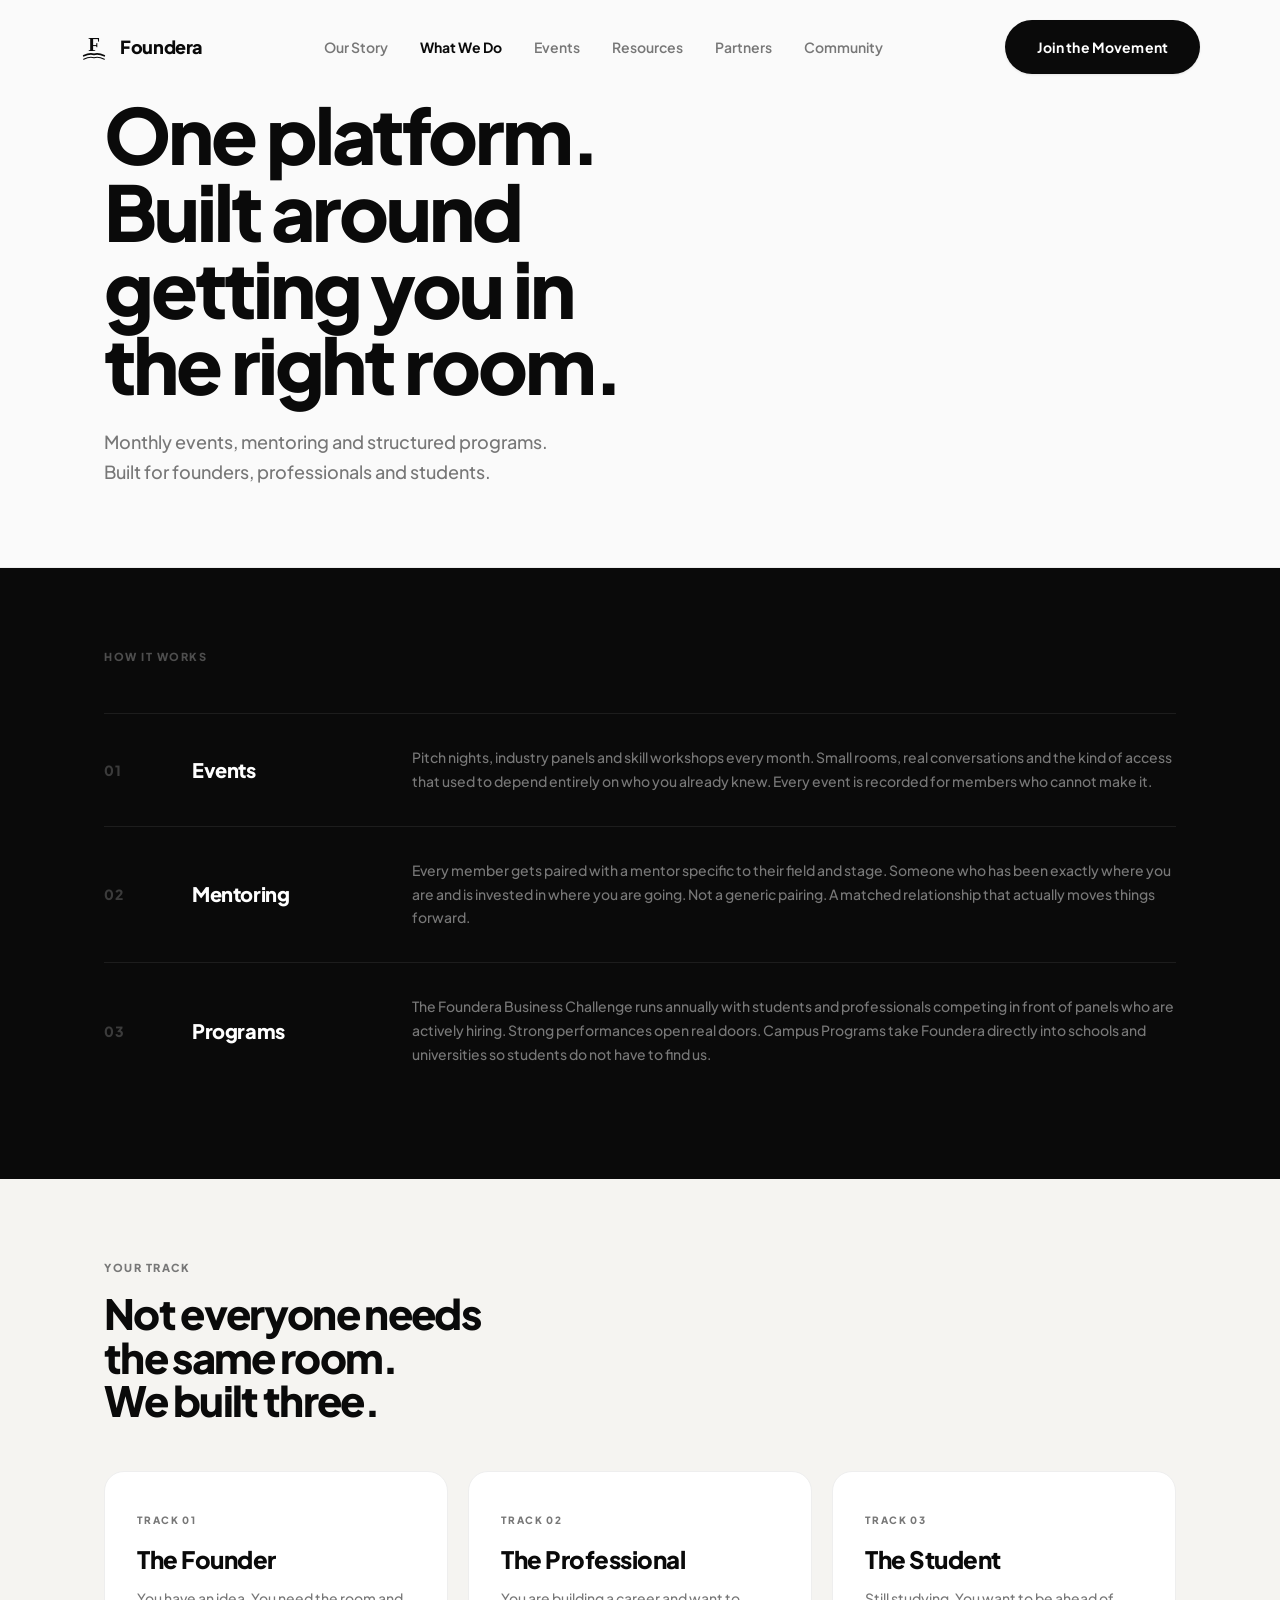
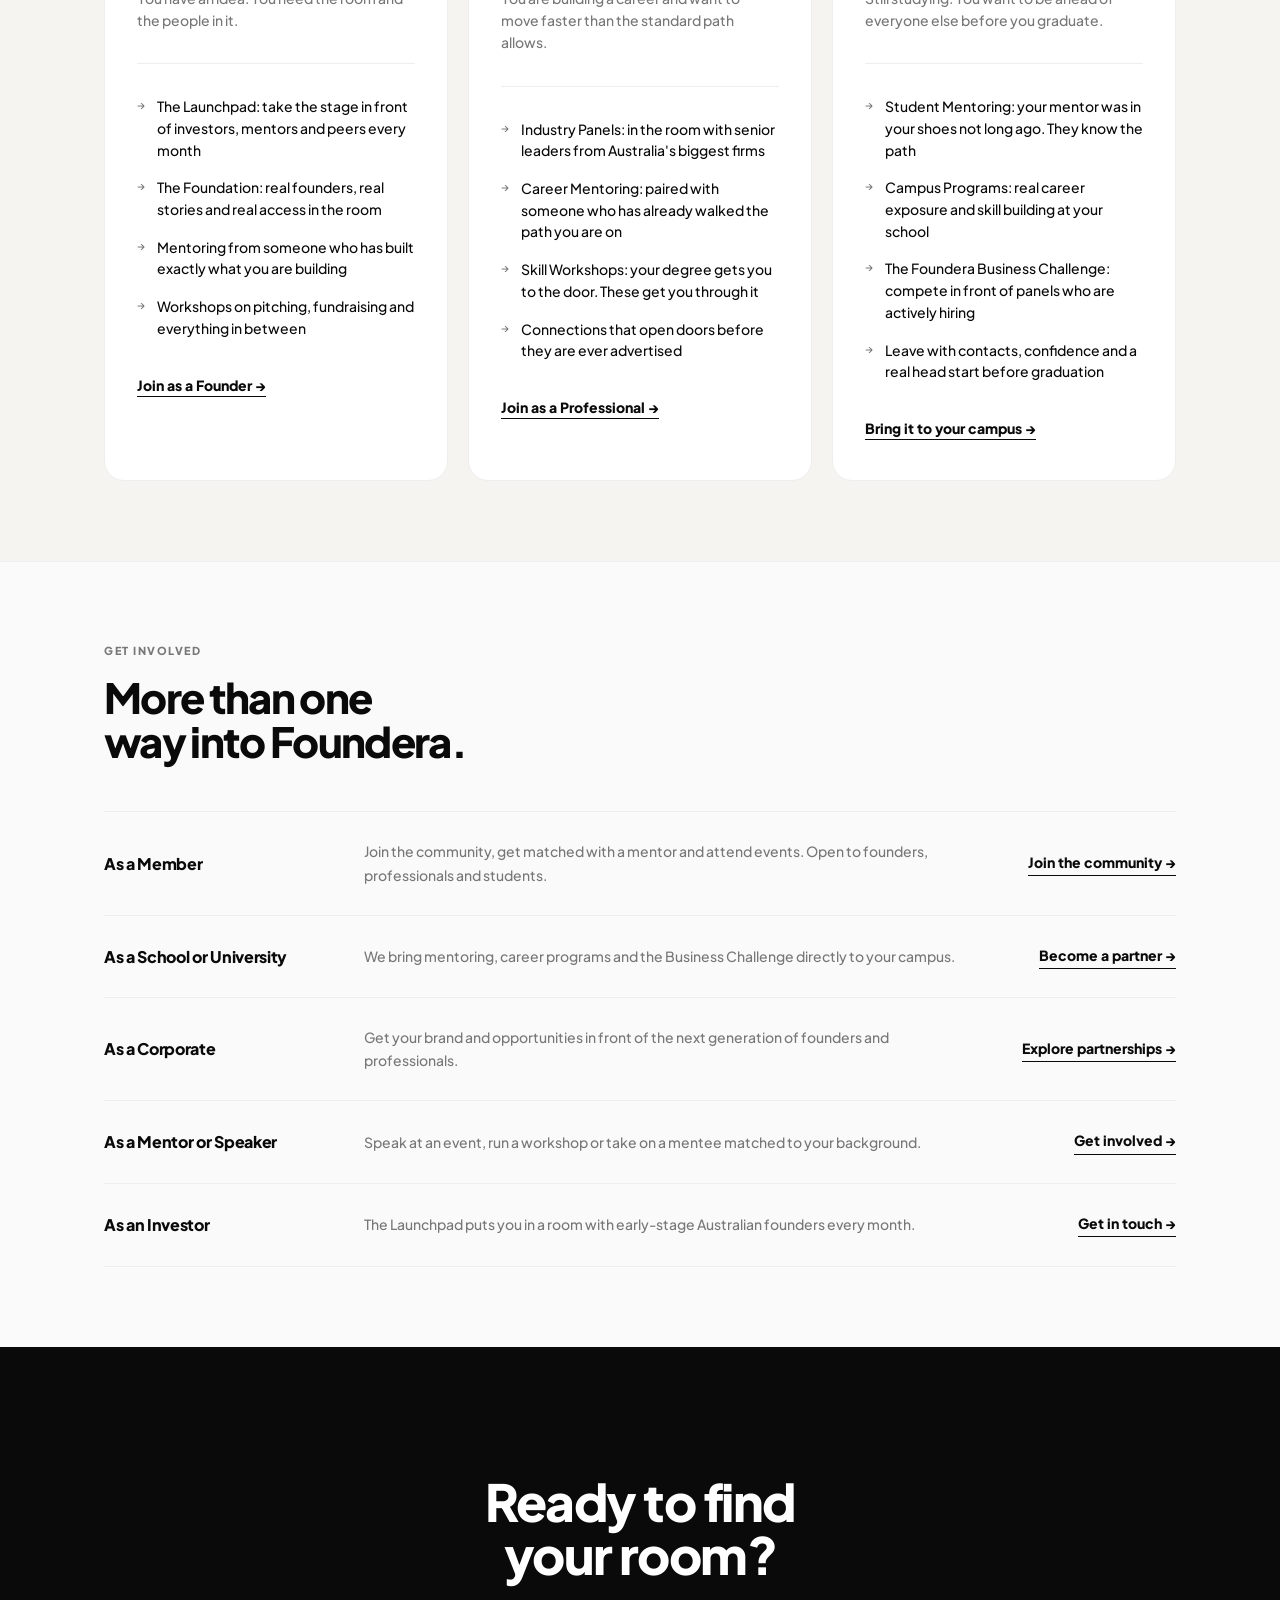
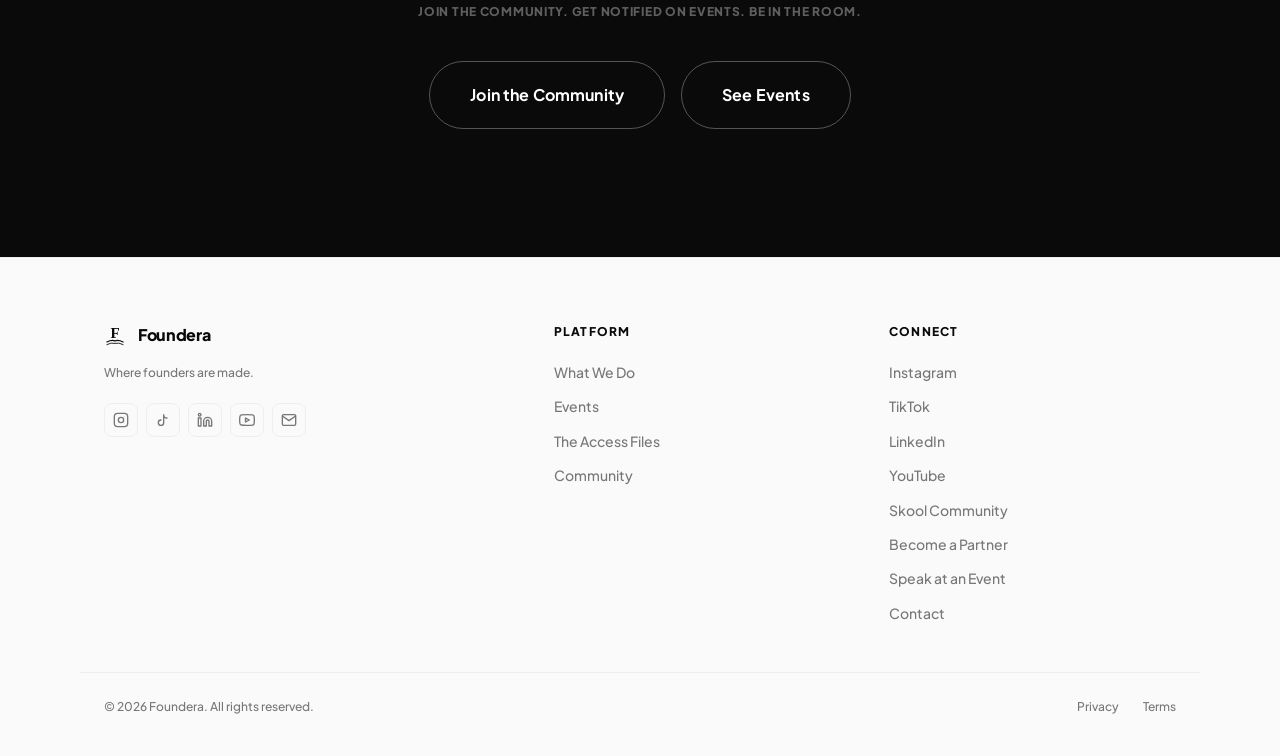
<file: what-we-do.html>
<!DOCTYPE html>
<html lang="en">
<head>
  <meta charset="UTF-8" />
  <meta name="viewport" content="width=device-width, initial-scale=1.0" />
  <meta name="description" content="Foundera | How the platform works: events, mentoring and programs for founders, professionals and students." />
  <meta name="theme-color" content="#0A0A0A" />
  <meta property="og:title"       content="What We Do | Foundera" />
  <meta property="og:description" content="How Foundera works: the model, the three tracks and how to get involved." />
  <meta property="og:type"        content="website" />
  <meta property="og:url"         content="https://foundera.com.au/what-we-do.html" />
  <meta property="og:image"       content="https://foundera.com.au/og-image.png" />
  <meta property="og:site_name"   content="Foundera" />
  <meta name="twitter:card"        content="summary_large_image" />
  <meta name="twitter:title"       content="What We Do | Foundera" />
  <meta name="twitter:description" content="How Foundera works: the model, the three tracks and how to get involved." />
  <meta name="twitter:image"       content="https://foundera.com.au/og-image.png" />
  <title>What We Do | Foundera</title>
  <link rel="icon" type="image/svg+xml" href="data:image/svg+xml,%3Csvg xmlns='http://www.w3.org/2000/svg' viewBox='0 0 32 38' fill='none'%3E%3Ctext x='16' y='25' text-anchor='middle' font-family='Georgia%2Cserif' font-size='26' font-weight='700' fill='%230A0A0A'%3EF%3C%2Ftext%3E%3Cpath d='M2 31 Q10 27 16 29 Q22 27 30 31' stroke='%230A0A0A' stroke-width='2.2' stroke-linecap='round' fill='none'/%3E%3Cpath d='M2 35.5 Q10 31.5 16 33.5 Q22 31.5 30 35.5' stroke='%230A0A0A' stroke-width='1.5' stroke-linecap='round' fill='none'/%3E%3C%2Fsvg%3E" />
  <link rel="stylesheet" href="style.css" />
  <style>

    /* Hero */
    .wwd-hero {
      padding: var(--sp-24) 0 var(--sp-20);
      border-bottom: 1px solid var(--color-border);
    }
    .wwd-hero h1 {
      font-size: clamp(2.8rem, 6vw, 5rem);
      font-weight: var(--fw-black);
      letter-spacing: var(--ls-tightest);
      line-height: 1;
      max-width: 700px;
      margin-bottom: var(--sp-6);
    }
    .wwd-hero p {
      font-size: var(--text-lg);
      color: var(--color-grey);
      font-weight: var(--fw-medium);
      max-width: 480px;
      line-height: 1.65;
    }

    /* Pillars */
    .pillars-section {
      background: #0a0a0a;
      padding: var(--sp-20) 0;
    }
    .pillars-label {
      font-size: 11px;
      font-weight: var(--fw-black);
      letter-spacing: .14em;
      text-transform: uppercase;
      color: rgba(255,255,255,.28);
      margin-bottom: var(--sp-12);
    }
    .pillar-row {
      display: grid;
      grid-template-columns: 48px 180px 1fr;
      gap: var(--sp-10);
      padding: var(--sp-8) 0;
      border-top: 1px solid rgba(255,255,255,.08);
      align-items: center;
    }
    .pillar-num {
      font-size: var(--text-sm);
      font-weight: var(--fw-black);
      color: rgba(255,255,255,.2);
      letter-spacing: .08em;
    }
    .pillar-name {
      font-size: var(--text-xl);
      font-weight: var(--fw-black);
      letter-spacing: var(--ls-tight);
      color: #fff;
    }
    .pillar-desc {
      font-size: var(--text-sm);
      color: rgba(255,255,255,.45);
      line-height: 1.7;
      font-weight: var(--fw-medium);
    }

    /* Tracks */
    .tracks-section {
      padding: var(--sp-20) 0;
      background: var(--color-off-white);
    }
    .tracks-header {
      margin-bottom: var(--sp-12);
    }
    .tracks-header p {
      font-size: 11px;
      font-weight: var(--fw-black);
      letter-spacing: .14em;
      text-transform: uppercase;
      color: var(--color-grey);
      margin-bottom: var(--sp-4);
    }
    .tracks-header h2 {
      font-size: clamp(1.8rem, 3.5vw, 2.6rem);
      font-weight: var(--fw-black);
      letter-spacing: var(--ls-tightest);
      line-height: 1.05;
    }
    .tracks-grid {
      display: grid;
      grid-template-columns: repeat(3, 1fr);
      gap: var(--sp-5);
    }
    .track-card {
      background: var(--color-white);
      border: 1px solid var(--color-border);
      border-radius: 20px;
      padding: var(--sp-10) var(--sp-8);
    }
    .track-num {
      font-size: 10px;
      font-weight: var(--fw-black);
      letter-spacing: .14em;
      text-transform: uppercase;
      color: var(--color-grey);
      margin-bottom: var(--sp-3);
    }
    .track-name {
      font-size: var(--text-2xl);
      font-weight: var(--fw-black);
      letter-spacing: var(--ls-tight);
      margin-bottom: var(--sp-2);
    }
    .track-hook {
      font-size: var(--text-sm);
      color: var(--color-grey);
      font-weight: var(--fw-medium);
      margin-bottom: var(--sp-8);
      padding-bottom: var(--sp-8);
      border-bottom: 1px solid var(--color-border);
      line-height: 1.6;
    }
    .track-items {
      display: flex;
      flex-direction: column;
      gap: var(--sp-4);
      margin-bottom: var(--sp-8);
    }
    .track-item {
      font-size: var(--text-sm);
      font-weight: var(--fw-medium);
      color: var(--color-dark-grey);
      line-height: 1.55;
      padding-left: var(--sp-5);
      position: relative;
    }
    .track-item::before {
      content: '→';
      position: absolute;
      left: 0;
      color: var(--color-grey);
      font-size: 11px;
    }
    .track-cta {
      font-size: var(--text-sm);
      font-weight: var(--fw-black);
      color: var(--color-black);
      border-bottom: 1.5px solid var(--color-black);
      padding-bottom: 2px;
      transition: opacity .2s ease;
    }
    .track-cta:hover { opacity: .5; }

    /* Get involved */
    .involved-section {
      padding: var(--sp-20) 0;
      border-top: 1px solid var(--color-border);
    }
    .involved-header {
      margin-bottom: var(--sp-12);
    }
    .involved-header p {
      font-size: 11px;
      font-weight: var(--fw-black);
      letter-spacing: .14em;
      text-transform: uppercase;
      color: var(--color-grey);
      margin-bottom: var(--sp-4);
    }
    .involved-header h2 {
      font-size: clamp(1.8rem, 3.5vw, 2.6rem);
      font-weight: var(--fw-black);
      letter-spacing: var(--ls-tightest);
      line-height: 1.05;
    }
    .involved-row {
      display: grid;
      grid-template-columns: 220px 1fr auto;
      gap: var(--sp-10);
      padding: var(--sp-7) 0;
      border-top: 1px solid var(--color-border);
      align-items: center;
    }
    .involved-row:last-child { border-bottom: 1px solid var(--color-border); }
    .involved-role {
      font-size: var(--text-base);
      font-weight: var(--fw-black);
      letter-spacing: var(--ls-tight);
    }
    .involved-desc {
      font-size: var(--text-sm);
      color: var(--color-grey);
      line-height: 1.65;
      font-weight: var(--fw-medium);
    }
    .involved-link {
      font-size: var(--text-sm);
      font-weight: var(--fw-black);
      white-space: nowrap;
      color: var(--color-black);
      border-bottom: 1.5px solid var(--color-black);
      padding-bottom: 2px;
      transition: opacity .2s ease;
    }
    .involved-link:hover { opacity: .5; }

    @media (max-width: 860px) {
      .pillar-row { grid-template-columns: 40px 1fr; }
      .pillar-desc { grid-column: 2 / 3; }
      .tracks-grid { grid-template-columns: 1fr; }
      .involved-row { grid-template-columns: 1fr; gap: var(--sp-3); }
    }
    @media (max-width: 900px) {
      .tracks-grid { grid-template-columns: 1fr 1fr; }
    }
    @media (max-width: 640px) {
      .wwd-hero h1 { font-size: clamp(2.2rem, 8vw, 3rem); }
      .pillar-row { grid-template-columns: 40px 1fr; gap: var(--sp-4); }
      .pillar-name { display: none; }
      .tracks-grid { grid-template-columns: 1fr; }
      .involved-row { grid-template-columns: 1fr; gap: var(--sp-3); }
      .involved-link { text-align: left; }
    }
  </style>
</head>
<body>

  <!-- NAV -->
  <nav class="nav" id="nav">
    <div class="nav-inner">
      <a href="index.html" class="nav-logo">
        <svg width="28" height="28" viewBox="0 0 32 38" fill="none" xmlns="http://www.w3.org/2000/svg">
          <text x="16" y="25" text-anchor="middle" font-family="Georgia,'Times New Roman',serif" font-size="26" font-weight="700" fill="currentColor">F</text>
          <path d="M2 31 Q10 27 16 29 Q22 27 30 31" stroke="currentColor" stroke-width="2.2" stroke-linecap="round" fill="none"/>
          <path d="M2 35.5 Q10 31.5 16 33.5 Q22 31.5 30 35.5" stroke="currentColor" stroke-width="1.5" stroke-linecap="round" fill="none"/>
        </svg>
        <span class="nav-logo-word">Foundera</span>
      </a>
      <ul class="nav-links">
        <li><a href="about.html"      class="nav-link">Our Story</a></li>
        <li><a href="what-we-do.html" class="nav-link is-active">What We Do</a></li>
        <li><a href="events.html"     class="nav-link">Events</a></li>
        <li><a href="resources.html" class="nav-link">Resources</a></li>
        <li><a href="partners.html"   class="nav-link">Partners</a></li>
        <li><a href="community.html"  class="nav-link">Community</a></li>
      </ul>
      <a href="community.html" class="btn btn-primary">Join the Movement</a>
      <button class="nav-burger" id="navBurger" aria-label="Open menu" aria-expanded="false">
        <span></span><span></span><span></span>
      </button>
    </div>
  </nav>

  <div class="nav-mobile" id="navMobile">
    <a href="about.html" class="nav-mobile-link">Our Story</a>
    <a href="what-we-do.html" class="nav-mobile-link is-active">What We Do</a>
    <a href="events.html" class="nav-mobile-link">Events</a>
    <a href="resources.html" class="nav-mobile-link">Resources</a>
    <a href="partners.html" class="nav-mobile-link">Partners</a>
    <a href="community.html" class="nav-mobile-link">Community</a>
    <a href="community.html#join" class="btn btn-primary btn-lg nav-mobile-cta">Join the Movement</a>
  </div>

  <main>

    <!-- HERO -->
    <section class="wwd-hero">
      <div class="container">
        <h1 class="reveal">One platform.<br>Built around<br>getting you in<br>the right room.</h1>
        <p class="reveal d1">Monthly events, mentoring and structured programs. Built for founders, professionals and students.</p>
      </div>
    </section>

    <!-- PILLARS -->
    <section class="pillars-section">
      <div class="container">
        <p class="pillars-label reveal">How it works</p>

        <div class="pillar-row reveal">
          <span class="pillar-num">01</span>
          <span class="pillar-name">Events</span>
          <p class="pillar-desc">Pitch nights, industry panels and skill workshops every month. Small rooms, real conversations and the kind of access that used to depend entirely on who you already knew. Every event is recorded for members who cannot make it.</p>
        </div>

        <div class="pillar-row reveal">
          <span class="pillar-num">02</span>
          <span class="pillar-name">Mentoring</span>
          <p class="pillar-desc">Every member gets paired with a mentor specific to their field and stage. Someone who has been exactly where you are and is invested in where you are going. Not a generic pairing. A matched relationship that actually moves things forward.</p>
        </div>

        <div class="pillar-row reveal">
          <span class="pillar-num">03</span>
          <span class="pillar-name">Programs</span>
          <p class="pillar-desc">The Foundera Business Challenge runs annually with students and professionals competing in front of panels who are actively hiring. Strong performances open real doors. Campus Programs take Foundera directly into schools and universities so students do not have to find us.</p>
        </div>

      </div>
    </section>

    <!-- TRACKS -->
    <section class="tracks-section">
      <div class="container">
        <div class="tracks-header reveal">
          <p>Your track</p>
          <h2>Not everyone needs<br>the same room.<br>We built three.</h2>
        </div>

        <div class="tracks-grid reveal d1">

          <div class="track-card">
            <p class="track-num">Track 01</p>
            <h3 class="track-name">The Founder</h3>
            <p class="track-hook">You have an idea. You need the room and the people in it.</p>
            <div class="track-items">
              <p class="track-item">The Launchpad: take the stage in front of investors, mentors and peers every month</p>
              <p class="track-item">The Foundation: real founders, real stories and real access in the room</p>
              <p class="track-item">Mentoring from someone who has built exactly what you are building</p>
              <p class="track-item">Workshops on pitching, fundraising and everything in between</p>
            </div>
            <a href="community.html" class="track-cta">Join as a Founder →</a>
          </div>

          <div class="track-card">
            <p class="track-num">Track 02</p>
            <h3 class="track-name">The Professional</h3>
            <p class="track-hook">You are building a career and want to move faster than the standard path allows.</p>
            <div class="track-items">
              <p class="track-item">Industry Panels: in the room with senior leaders from Australia's biggest firms</p>
              <p class="track-item">Career Mentoring: paired with someone who has already walked the path you are on</p>
              <p class="track-item">Skill Workshops: your degree gets you to the door. These get you through it</p>
              <p class="track-item">Connections that open doors before they are ever advertised</p>
            </div>
            <a href="community.html" class="track-cta">Join as a Professional →</a>
          </div>

          <div class="track-card">
            <p class="track-num">Track 03</p>
            <h3 class="track-name">The Student</h3>
            <p class="track-hook">Still studying. You want to be ahead of everyone else before you graduate.</p>
            <div class="track-items">
              <p class="track-item">Student Mentoring: your mentor was in your shoes not long ago. They know the path</p>
              <p class="track-item">Campus Programs: real career exposure and skill building at your school</p>
              <p class="track-item">The Foundera Business Challenge: compete in front of panels who are actively hiring</p>
              <p class="track-item">Leave with contacts, confidence and a real head start before graduation</p>
            </div>
            <a href="partners.html" class="track-cta">Bring it to your campus →</a>
          </div>

        </div>
      </div>
    </section>

    <!-- GET INVOLVED -->
    <section class="involved-section">
      <div class="container">
        <div class="involved-header reveal">
          <p>Get involved</p>
          <h2>More than one<br>way into Foundera.</h2>
        </div>

        <div class="reveal d1">
          <div class="involved-row">
            <h3 class="involved-role">As a Member</h3>
            <p class="involved-desc">Join the community, get matched with a mentor and attend events. Open to founders, professionals and students.</p>
            <a href="community.html" class="involved-link">Join the community →</a>
          </div>
          <div class="involved-row">
            <h3 class="involved-role">As a School or University</h3>
            <p class="involved-desc">We bring mentoring, career programs and the Business Challenge directly to your campus.</p>
            <a href="partners.html" class="involved-link">Become a partner →</a>
          </div>
          <div class="involved-row">
            <h3 class="involved-role">As a Corporate</h3>
            <p class="involved-desc">Get your brand and opportunities in front of the next generation of founders and professionals.</p>
            <a href="partners.html" class="involved-link">Explore partnerships →</a>
          </div>
          <div class="involved-row">
            <h3 class="involved-role">As a Mentor or Speaker</h3>
            <p class="involved-desc">Speak at an event, run a workshop or take on a mentee matched to your background.</p>
            <a href="partners.html#speak" class="involved-link">Get involved →</a>
          </div>
          <div class="involved-row">
            <h3 class="involved-role">As an Investor</h3>
            <p class="involved-desc">The Launchpad puts you in a room with early-stage Australian founders every month.</p>
            <a href="mailto:team@founderaa.com.au" class="involved-link">Get in touch →</a>
          </div>
        </div>
      </div>
    </section>

    <!-- CTA -->
    <section class="email-section">
      <div class="container">
        <div class="reveal">
          <h2 class="headline headline-white" style="margin-bottom:var(--sp-5)">Ready to find<br>your room?</h2>
          <p class="label label-light" style="letter-spacing:.06em">Join the community. Get notified on events. Be in the room.</p>
        </div>
        <div class="reveal d1" style="margin-top:var(--sp-10);display:flex;gap:var(--sp-4);justify-content:center;flex-wrap:wrap;">
          <a href="community.html" class="btn btn-outline-white btn-lg">Join the Community</a>
          <a href="events.html"    class="btn btn-outline-white btn-lg">See Events</a>
        </div>
      </div>
    </section>

    <!-- FOOTER -->
    <footer class="footer">
      <div class="footer-grid">
        <div>
          <a href="index.html" class="nav-logo" style="margin-bottom:var(--sp-4)">
            <svg width="22" height="22" viewBox="0 0 32 38" fill="none" xmlns="http://www.w3.org/2000/svg">
              <text x="16" y="25" text-anchor="middle" font-family="Georgia,'Times New Roman',serif" font-size="26" font-weight="700" fill="currentColor">F</text>
              <path d="M2 31 Q10 27 16 29 Q22 27 30 31" stroke="currentColor" stroke-width="2.2" stroke-linecap="round" fill="none"/>
              <path d="M2 35.5 Q10 31.5 16 33.5 Q22 31.5 30 35.5" stroke="currentColor" stroke-width="1.5" stroke-linecap="round" fill="none"/>
            </svg>
            <span class="nav-logo-word" style="font-size:var(--text-base)">Foundera</span>
          </a>
          <p class="footer-brand-tagline">Where founders are made.</p>
          <div class="footer-social">
            <a href="https://www.instagram.com/foundera.au" target="_blank" rel="noopener noreferrer" class="footer-social-icon" aria-label="Instagram"><svg width="16" height="16" viewBox="0 0 24 24" fill="none" stroke="currentColor" stroke-width="2" stroke-linecap="round" stroke-linejoin="round"><rect x="2" y="2" width="20" height="20" rx="5"/><circle cx="12" cy="12" r="4"/><circle cx="17.5" cy="6.5" r="0.5" fill="currentColor" stroke="none"/></svg></a>
            <a href="https://www.tiktok.com/@foundera.au" target="_blank" rel="noopener noreferrer" class="footer-social-icon" aria-label="TikTok"><svg width="16" height="16" viewBox="0 0 24 24" fill="none" stroke="currentColor" stroke-width="2" stroke-linecap="round" stroke-linejoin="round"><path d="M9 12a4 4 0 1 0 4 4V4a5 5 0 0 0 5 5"/></svg></a>
            <a href="https://www.linkedin.com/company/founderaau" target="_blank" rel="noopener noreferrer" class="footer-social-icon" aria-label="LinkedIn"><svg width="16" height="16" viewBox="0 0 24 24" fill="none" stroke="currentColor" stroke-width="2" stroke-linecap="round" stroke-linejoin="round"><path d="M16 8a6 6 0 0 1 6 6v7h-4v-7a2 2 0 0 0-2-2 2 2 0 0 0-2 2v7h-4v-7a6 6 0 0 1 6-6z"/><rect x="2" y="9" width="4" height="12"/><circle cx="4" cy="4" r="2"/></svg></a>
            <a href="https://www.youtube.com/@Founderaa" target="_blank" rel="noopener noreferrer" class="footer-social-icon" aria-label="YouTube"><svg width="16" height="16" viewBox="0 0 24 24" fill="none" stroke="currentColor" stroke-width="2" stroke-linecap="round" stroke-linejoin="round"><path d="M22.54 6.42a2.78 2.78 0 0 0-1.95-1.96C18.88 4 12 4 12 4s-6.88 0-8.59.46a2.78 2.78 0 0 0-1.95 1.96A29 29 0 0 0 1 12a29 29 0 0 0 .46 5.58A2.78 2.78 0 0 0 3.41 19.5C5.12 20 12 20 12 20s6.88 0 8.59-.46a2.78 2.78 0 0 0 1.95-1.96A29 29 0 0 0 23 12a29 29 0 0 0-.46-5.58z"/><polygon points="9.75 15.02 15.5 12 9.75 8.98 9.75 15.02"/></svg></a>
            <a href="mailto:team@founderaa.com.au" class="footer-social-icon" aria-label="Email"><svg width="16" height="16" viewBox="0 0 24 24" fill="none" stroke="currentColor" stroke-width="2" stroke-linecap="round" stroke-linejoin="round"><path d="M4 4h16c1.1 0 2 .9 2 2v12c0 1.1-.9 2-2 2H4c-1.1 0-2-.9-2-2V6c0-1.1.9-2 2-2z"/><polyline points="22,6 12,13 2,6"/></svg></a>
          </div>
        </div>
        <div>
          <p class="footer-col-title">Platform</p>
          <nav class="footer-col-links">
            <a href="what-we-do.html" class="footer-link">What We Do</a>
            <a href="events.html"     class="footer-link">Events</a>
            <a href="resources.html" class="footer-link">The Access Files</a>
            <a href="community.html"  class="footer-link">Community</a>
          </nav>
        </div>
        <div>
          <p class="footer-col-title">Connect</p>
          <nav class="footer-col-links">
            <a href="https://www.instagram.com/foundera.au" target="_blank" rel="noopener noreferrer" class="footer-link">Instagram</a>
            <a href="https://www.tiktok.com/@foundera.au" target="_blank" rel="noopener noreferrer" class="footer-link">TikTok</a>
            <a href="https://www.linkedin.com/company/founderaau" target="_blank" rel="noopener noreferrer" class="footer-link">LinkedIn</a>
            <a href="https://www.youtube.com/@Founderaa" target="_blank" rel="noopener noreferrer" class="footer-link">YouTube</a>
            <a href="https://www.skool.com" target="_blank" rel="noopener noreferrer" class="footer-link">Skool Community</a>
            <a href="partners.html"                                       class="footer-link">Become a Partner</a>
            <a href="partners.html#speak"                                 class="footer-link">Speak at an Event</a>
            <a href="mailto:team@founderaa.com.au"                        class="footer-link">Contact</a>
          </nav>
        </div>
      </div>
      <div class="footer-bottom">
        <p class="footer-copy">© 2026 Foundera. All rights reserved.</p>
        <div class="footer-legal"><a href="privacy.html">Privacy</a><a href="terms.html">Terms</a></div>
      </div>
    </footer>

  </main>

  <script>
    (function(){var nav=document.getElementById('nav'),last=0,tick=false;window.addEventListener('scroll',function(){if(!tick){requestAnimationFrame(function(){var y=window.scrollY;nav.classList.toggle('scrolled',y>10);nav.classList.toggle('hidden',y>last&&y>80);last=y;tick=false;});tick=true;}},{passive:true});})();
    (function(){var io=new IntersectionObserver(function(e){e.forEach(function(x){if(x.isIntersecting){x.target.classList.add('in');io.unobserve(x.target);}});},{threshold:0.06,rootMargin:'0px 0px -24px 0px'});document.querySelectorAll('.reveal').forEach(function(el){io.observe(el);});})();
    (function(){var p=location.pathname.split('/').pop();document.querySelectorAll('.nav-link').forEach(function(l){if(l.getAttribute('href')===p)l.classList.add('is-active');});})();

    /* Mobile nav toggle */
    (function(){
      var burger = document.getElementById('navBurger');
      var mobile = document.getElementById('navMobile');
      if (!burger || !mobile) return;
      burger.addEventListener('click', function(){
        var open = mobile.classList.toggle('open');
        burger.classList.toggle('open', open);
        burger.setAttribute('aria-expanded', open);
        document.body.style.overflow = open ? 'hidden' : '';
      });
      mobile.querySelectorAll('a').forEach(function(a){
        a.addEventListener('click', function(){
          mobile.classList.remove('open');
          burger.classList.remove('open');
          burger.setAttribute('aria-expanded', 'false');
          document.body.style.overflow = '';
        });
      });
    })();
  </script>
</body>
</html>
</file>
<file: style.css>
/* ============================================
   FOUNDERA — Shared Stylesheet
   ============================================ */
@import url('https://fonts.googleapis.com/css2?family=Plus+Jakarta+Sans:wght@400;500;600;700;800&display=swap');

/* ============================================
   DESIGN TOKENS
   ============================================ */
:root {
  --color-bg:       #FAFAFA;
  --color-black:    #0A0A0A;
  --color-grey:     #777777;
  --color-border:   #EEEEEE;
  --color-white:    #FFFFFF;
  --color-dark-bg:  #0A0A0A;
  --font: 'Plus Jakarta Sans', -apple-system, BlinkMacSystemFont, sans-serif;
  --text-xs:   0.75rem;
  --text-sm:   0.875rem;
  --text-base: 1rem;
  --text-lg:   1.125rem;
  --text-xl:   1.25rem;
  --text-2xl:  1.5rem;
  --text-3xl:  1.875rem;
  --text-4xl:  2.25rem;
  --fw-medium:    500;
  --fw-semibold:  600;
  --fw-bold:      700;
  --fw-black:     800;
  --ls-tight:   -0.02em;
  --ls-tighter: -0.03em;
  --ls-tightest:-0.04em;
  --color-off-white: #F5F4F1;
  --sp-1:0.25rem; --sp-2:0.5rem;  --sp-3:0.75rem; --sp-4:1rem;
  --sp-5:1.25rem; --sp-6:1.5rem;  --sp-7:1.75rem; --sp-8:2rem;    --sp-10:2.5rem;
  --sp-12:3rem;   --sp-16:4rem;   --sp-20:5rem;   --sp-24:6rem;  --sp-32:8rem;
  --container-max: 1120px;
  --container-px:  var(--sp-6);
  --r-card: 20px;
  --r-pill: 100px;
  --r-sm:   8px;
  --shadow-sm:    0 1px 3px rgba(0,0,0,.06),  0 1px 2px rgba(0,0,0,.04);
  --shadow-md:    0 4px 16px rgba(0,0,0,.08), 0 2px 6px rgba(0,0,0,.05);
  --shadow-hover: 0 20px 60px rgba(0,0,0,.14),0 6px 20px rgba(0,0,0,.08);
  --ease-out:   cubic-bezier(0.33, 1, 0.68, 1);
  --ease-inout: cubic-bezier(0.65, 0, 0.35, 1);
  --dur-fast:  150ms;
  --dur-base:  250ms;
  --dur-slow:  400ms;
  --dur-slower:600ms;
}

/* ============================================
   RESET
   ============================================ */
*, *::before, *::after { box-sizing:border-box; margin:0; padding:0; }
html { scroll-behavior:smooth; -webkit-font-smoothing:antialiased; text-rendering:optimizeLegibility; }
body { font-family:var(--font); background:var(--color-bg); color:var(--color-black); font-size:var(--text-base); font-weight:var(--fw-medium); line-height:1.6; overflow-x:hidden; }
img,svg { display:block; max-width:100%; }
a   { color:inherit; text-decoration:none; }
button { font-family:var(--font); cursor:pointer; border:none; background:none; }
ul,ol  { list-style:none; }
input  { font-family:var(--font); }

/* ============================================
   LAYOUT
   ============================================ */
.container { width:100%; max-width:var(--container-max); margin:0 auto; padding:0 var(--container-px); }
.section   { padding:var(--sp-32) 0; }
.divider   { height:1px; background:var(--color-border); }

/* ============================================
   TYPOGRAPHY
   ============================================ */
.label        { font-size:var(--text-xs); font-weight:var(--fw-black); letter-spacing:.12em; text-transform:uppercase; color:var(--color-grey); }
.label-light  { color:rgba(255,255,255,.35); }
.headline     { font-size:clamp(2rem,4vw,3.75rem); font-weight:var(--fw-black); letter-spacing:var(--ls-tighter); line-height:1.05; }
.headline-white { color:var(--color-white); }

/* ============================================
   SCROLL REVEAL
   ============================================ */
.reveal { opacity:0; transform:translateY(28px); transition:opacity var(--dur-slower) var(--ease-out), transform var(--dur-slower) var(--ease-out); }
.reveal.in { opacity:1; transform:none; }
.d1 { transition-delay:100ms; }
.d2 { transition-delay:200ms; }
.d3 { transition-delay:300ms; }
.d4 { transition-delay:400ms; }

/* ============================================
   BUTTON
   ============================================ */
.btn {
  display:inline-flex; align-items:center; justify-content:center; gap:var(--sp-2);
  padding:var(--sp-4) var(--sp-8); border-radius:var(--r-pill);
  font-family:var(--font); font-size:var(--text-sm); font-weight:var(--fw-bold); letter-spacing:.01em;
  transition:transform var(--dur-base) var(--ease-out), box-shadow var(--dur-base) var(--ease-out), background var(--dur-base) var(--ease-out), color var(--dur-base) var(--ease-out);
  cursor:pointer; white-space:nowrap;
}
.btn:hover                { transform:scale(1.04); }
.btn-primary              { background:var(--color-black); color:var(--color-white); box-shadow:var(--shadow-sm); }
.btn-primary:hover        { box-shadow:var(--shadow-md); }
.btn-outline              { background:transparent; color:var(--color-black); border:1.5px solid var(--color-black); }
.btn-outline:hover        { background:var(--color-black); color:var(--color-white); }
.btn-outline-white        { background:transparent; color:var(--color-white); border:1.5px solid rgba(255,255,255,.3); }
.btn-outline-white:hover  { background:var(--color-white); color:var(--color-black); }
.btn-lg                   { padding:var(--sp-5) var(--sp-10); font-size:var(--text-base); }

/* ============================================
   CARD
   ============================================ */
.card { background:var(--color-white); border-radius:var(--r-card); padding:var(--sp-10); border:1px solid var(--color-border); position:relative; overflow:hidden; transition:transform var(--dur-base) var(--ease-out), box-shadow var(--dur-base) var(--ease-out); }
.card::after { content:''; position:absolute; bottom:0; left:0; right:0; height:2px; background:var(--color-black); transform:scaleX(0); transform-origin:left; transition:transform var(--dur-base) var(--ease-out); }
.card:hover { transform:translateY(-4px); box-shadow:var(--shadow-hover); }
.card:hover::after { transform:scaleX(1); }
.card-icon  { width:44px; height:44px; margin-bottom:var(--sp-5); display:flex; align-items:center; justify-content:center; border-radius:var(--r-sm); background:var(--color-bg); border:1px solid var(--color-border); }
.card-title { font-size:var(--text-lg); font-weight:var(--fw-bold); letter-spacing:var(--ls-tight); margin-bottom:var(--sp-2); }
.card-body  { font-size:var(--text-sm); color:var(--color-grey); line-height:1.5; }

/* Badge */
.badge           { display:inline-flex; align-items:center; padding:3px var(--sp-3); border-radius:var(--r-pill); font-size:.65rem; font-weight:var(--fw-bold); letter-spacing:.06em; text-transform:uppercase; }
.badge-founders  { background:#F0F0F0; color:#0A0A0A; }
.badge-corporate { background:#0A0A0A; color:#FAFAFA; }
.badge-workshop  { background:#EEEEEE; color:#555; }

/* Pill */
.pill { display:inline-flex; align-items:center; padding:var(--sp-2) var(--sp-5); border-radius:var(--r-pill); font-size:var(--text-xs); font-weight:var(--fw-bold); letter-spacing:.04em; border:1px solid var(--color-border); background:var(--color-white); transition:background var(--dur-base) var(--ease-out), border-color var(--dur-base) var(--ease-out), color var(--dur-base) var(--ease-out); cursor:default; }
.pill:hover       { background:var(--color-black); border-color:var(--color-black); color:var(--color-white); }
.pill-dark        { background:rgba(255,255,255,.08); border-color:rgba(255,255,255,.12); color:var(--color-white); }

/* ============================================
   PAGE HERO (inner pages)
   ============================================ */
.page-hero { padding:160px 0 var(--sp-24); text-align:center; border-bottom:1px solid var(--color-border); }
.page-hero-h1 { font-size:clamp(2.75rem,6vw,5.5rem); font-weight:var(--fw-black); letter-spacing:var(--ls-tightest); line-height:.95; margin-bottom:var(--sp-6); }
.page-hero-sub { font-size:clamp(var(--text-base),1.8vw,var(--text-xl)); font-weight:var(--fw-bold); color:var(--color-grey); letter-spacing:var(--ls-tight); max-width:520px; margin:0 auto; }

/* ============================================
   NAVBAR
   ============================================ */
.nav { position:fixed; top:0; left:0; right:0; z-index:100; padding:var(--sp-5) var(--sp-6); background:rgba(250,250,250,.88); backdrop-filter:blur(20px); -webkit-backdrop-filter:blur(20px); border-bottom:1px solid transparent; transition:transform var(--dur-slow) var(--ease-out), border-color var(--dur-base) var(--ease-out), background var(--dur-base) var(--ease-out); }
.nav.hidden   { transform:translateY(-100%); }
.nav.scrolled { border-bottom-color:var(--color-border); background:rgba(250,250,250,.96); }
.nav-inner    { max-width:var(--container-max); margin:0 auto; display:flex; align-items:center; justify-content:space-between; gap:var(--sp-8); }
.nav-logo     { display:flex; align-items:center; gap:var(--sp-3); }
.nav-logo-word{ font-size:var(--text-lg); font-weight:var(--fw-black); letter-spacing:var(--ls-tight); }
.nav-links    { display:flex; align-items:center; gap:var(--sp-8); flex:1; justify-content:center; }
.nav-link     { font-size:var(--text-sm); font-weight:var(--fw-semibold); color:var(--color-grey); transition:color var(--dur-fast) var(--ease-out); position:relative; }
.nav-link:hover    { color:var(--color-black); }
.nav-link.is-active{ color:var(--color-black); font-weight:var(--fw-bold); }

/* ============================================
   HERO (home page)
   ============================================ */
.hero { min-height:100vh; display:flex; flex-direction:column; align-items:center; justify-content:center; text-align:center; padding-top:100px; padding-bottom:var(--sp-32); position:relative; }
.hero-eyebrow { display:inline-flex; align-items:center; gap:var(--sp-3); margin-bottom:var(--sp-8); }
.hero-dot  { width:5px; height:5px; border-radius:50%; background:var(--color-black); opacity:.3; }
.hero-h1   { font-size:clamp(3rem,9vw,7.5rem); font-weight:var(--fw-black); letter-spacing:var(--ls-tightest); line-height:.95; margin-bottom:var(--sp-8); }
.hero-sub  { font-size:clamp(var(--text-lg),2.5vw,var(--text-3xl)); font-weight:var(--fw-bold); letter-spacing:var(--ls-tight); color:var(--color-grey); margin-bottom:var(--sp-12); line-height:1.2; }
.hero-scroll { position:absolute; bottom:var(--sp-10); left:50%; transform:translateX(-50%); opacity:.3; animation:bob 2s var(--ease-inout) infinite; }
.hero-scroll-line { width:1px; height:40px; background:linear-gradient(to bottom, var(--color-black), transparent); }
@keyframes bob { 0%,100%{transform:translateX(-50%) translateY(0)} 50%{transform:translateX(-50%) translateY(6px)} }

/* ============================================
   MARQUEE
   ============================================ */
.marquee-wrap  { border-top:1px solid var(--color-border); border-bottom:1px solid var(--color-border); background:var(--color-white); overflow:hidden; padding:var(--sp-4) 0; user-select:none; }
.marquee-track { display:flex; width:max-content; animation:marquee 28s linear infinite; }
.marquee-track:hover { animation-play-state:paused; }
.marquee-group { display:flex; align-items:center; flex-shrink:0; }
.marquee-item  { display:inline-flex; align-items:center; padding:0 var(--sp-5); font-size:var(--text-xs); font-weight:var(--fw-black); letter-spacing:.14em; text-transform:uppercase; color:var(--color-grey); white-space:nowrap; }
.marquee-item::after { content:'·'; margin-left:var(--sp-5); opacity:.4; }
@keyframes marquee { from{transform:translateX(0)} to{transform:translateX(-50%)} }

/* ============================================
   TABS
   ============================================ */
.tabs-header  { text-align:center; margin-bottom:var(--sp-16); }
.tabs-nav     { display:inline-flex; align-items:center; gap:var(--sp-2); background:var(--color-white); border:1px solid var(--color-border); border-radius:var(--r-pill); padding:var(--sp-1); margin-top:var(--sp-10); }
.tab-btn      { padding:var(--sp-3) var(--sp-6); border-radius:var(--r-pill); font-size:var(--text-sm); font-weight:var(--fw-bold); color:var(--color-grey); transition:background var(--dur-base) var(--ease-out), color var(--dur-base) var(--ease-out); white-space:nowrap; }
.tab-btn:hover{ color:var(--color-black); }
.tab-btn.active { background:var(--color-black); color:var(--color-white); box-shadow:var(--shadow-sm); }
.tab-panel    { display:none; margin-top:var(--sp-12); animation:fadeUp var(--dur-slow) var(--ease-out) both; }
.tab-panel.active { display:block; }
@keyframes fadeUp { from{opacity:0;transform:translateY(12px)} to{opacity:1;transform:none} }
.cards-grid   { display:grid; grid-template-columns:repeat(3,1fr); gap:var(--sp-5); }

/* ============================================
   EVENTS
   ============================================ */
.events-list  { border-top:1px solid var(--color-border); }
.event-row    { display:grid; grid-template-columns:100px 1fr auto auto 28px; align-items:center; gap:var(--sp-6); padding:var(--sp-6) var(--sp-4); border-bottom:1px solid var(--color-border); color:var(--color-black); border-radius:var(--r-sm); margin:0 calc(-1 * var(--sp-4)); transition:transform var(--dur-base) var(--ease-out), background var(--dur-base) var(--ease-out); }
.event-row:hover { transform:translateX(8px); background:rgba(0,0,0,.025); }
.event-row:hover .event-arrow { transform:translateX(4px); }
.event-date   { font-size:var(--text-sm); font-weight:var(--fw-bold); color:var(--color-grey); white-space:nowrap; }
.event-title  { font-size:var(--text-lg); font-weight:var(--fw-bold); letter-spacing:var(--ls-tight); }
.event-location { font-size:var(--text-sm); color:var(--color-grey); white-space:nowrap; }
.event-arrow  { display:flex; align-items:center; justify-content:center; color:var(--color-grey); transition:transform var(--dur-base) var(--ease-out); }

/* ============================================
   SPLIT (Partner / Speak)
   ============================================ */
.split-grid   { display:grid; grid-template-columns:1fr 1fr; gap:var(--sp-5); }
.split-card   { border-radius:var(--r-card); border:1px solid var(--color-border); padding:var(--sp-12) var(--sp-10); display:flex; flex-direction:column; gap:var(--sp-8); background:var(--color-white); position:relative; overflow:hidden; transition:transform var(--dur-base) var(--ease-out), box-shadow var(--dur-base) var(--ease-out); }
.split-card::after { content:''; position:absolute; bottom:0; left:0; right:0; height:2px; background:var(--color-black); transform:scaleX(0); transform-origin:left; transition:transform var(--dur-base) var(--ease-out); }
.split-card:hover { transform:translateY(-4px); box-shadow:var(--shadow-hover); }
.split-card:hover::after { transform:scaleX(1); }
.split-card-headline { font-size:clamp(var(--text-2xl),2.5vw,var(--text-4xl)); font-weight:var(--fw-black); letter-spacing:var(--ls-tighter); line-height:1.05; }
.split-card-body { font-size:var(--text-sm); color:var(--color-grey); }
.partner-logos { display:flex; align-items:center; gap:var(--sp-4); flex-wrap:wrap; }
.logo-ph       { height:28px; border-radius:var(--r-sm); background:var(--color-border); opacity:.7; }

/* ============================================
   RESOURCES
   ============================================ */
.resources-section { background:var(--color-dark-bg); padding:var(--sp-32) 0; overflow:hidden; }
.resources-scroll-outer { position:relative; }
.resources-scroll-outer::after { content:''; position:absolute; top:0; right:0; bottom:0; width:80px; background:linear-gradient(to right, transparent, var(--color-dark-bg)); pointer-events:none; z-index:1; }
.resources-scroll { overflow-x:auto; overflow-y:hidden; -webkit-overflow-scrolling:touch; scrollbar-width:none; cursor:grab; margin:0 calc(-1 * var(--container-px)); padding:0 var(--container-px); }
.resources-scroll::-webkit-scrollbar { display:none; }
.resources-scroll:active { cursor:grabbing; }
.resources-track { display:flex; gap:var(--sp-4); width:max-content; padding-bottom:var(--sp-2); }
.resource-card { width:260px; flex-shrink:0; border:1px solid rgba(255,255,255,.1); border-radius:var(--r-card); padding:var(--sp-8); background:rgba(255,255,255,.04); display:flex; flex-direction:column; justify-content:space-between; gap:var(--sp-10); transition:background var(--dur-base) var(--ease-out), border-color var(--dur-base) var(--ease-out), transform var(--dur-base) var(--ease-out); }
.resource-card:hover { background:rgba(255,255,255,.09); border-color:rgba(255,255,255,.2); transform:translateY(-3px); }
.resource-tag   { font-size:var(--text-xs); font-weight:var(--fw-black); letter-spacing:.1em; text-transform:uppercase; color:rgba(255,255,255,.3); }
.resource-title { font-size:var(--text-lg); font-weight:var(--fw-bold); letter-spacing:var(--ls-tight); color:var(--color-white); line-height:1.2; }
.resource-read  { font-size:var(--text-xs); font-weight:var(--fw-bold); letter-spacing:.06em; text-transform:uppercase; color:rgba(255,255,255,.4); display:flex; align-items:center; gap:var(--sp-2); transition:color var(--dur-fast) var(--ease-out); }
.resource-arrow { transition:transform var(--dur-base) var(--ease-out); }
.resource-card:hover .resource-read  { color:var(--color-white); }
.resource-card:hover .resource-arrow { transform:translateX(4px); }

/* ============================================
   COMMUNITY
   ============================================ */
.community-section  { padding:var(--sp-32) 0; text-align:center; }
.community-pills    { display:flex; flex-wrap:wrap; gap:var(--sp-3); justify-content:center; margin-bottom:var(--sp-12); }

/* ============================================
   EMAIL CTA
   ============================================ */
.email-section { background:var(--color-black); padding:var(--sp-32) 0; text-align:center; }
.email-form    { display:flex; align-items:center; gap:var(--sp-3); max-width:440px; margin:var(--sp-10) auto 0; flex-wrap:wrap; justify-content:center; }
.email-input   { flex:1; min-width:200px; padding:var(--sp-4) var(--sp-6); border-radius:var(--r-pill); border:1px solid rgba(255,255,255,.15); font-family:var(--font); font-size:var(--text-sm); font-weight:var(--fw-medium); background:rgba(255,255,255,.07); color:var(--color-white); outline:none; transition:border-color var(--dur-base) var(--ease-out), background var(--dur-base) var(--ease-out), box-shadow var(--dur-base) var(--ease-out); }
.email-input::placeholder { color:rgba(255,255,255,.3); }
.email-input:focus { border-color:rgba(255,255,255,.5); background:rgba(255,255,255,.1); box-shadow:0 0 0 3px rgba(255,255,255,.08); }
.email-note    { font-size:var(--text-xs); color:rgba(255,255,255,.3); font-weight:var(--fw-medium); margin-top:var(--sp-5); letter-spacing:.02em; }

/* Light email form (for non-dark sections) */
.email-input-light { background:var(--color-white); color:var(--color-black); border:1px solid var(--color-border); }
.email-input-light::placeholder { color:var(--color-grey); }
.email-input-light:focus { border-color:var(--color-black); box-shadow:0 0 0 3px rgba(0,0,0,.06); }

/* ============================================
   FOOTER
   ============================================ */
.footer       { border-top:1px solid var(--color-border); padding:var(--sp-16) 0 var(--sp-10); }
.footer-grid  { max-width:var(--container-max); margin:0 auto; padding:0 var(--container-px); display:grid; grid-template-columns:1.4fr 1fr 1fr; gap:var(--sp-12); }
.footer-brand-tagline { font-size:var(--text-xs); color:var(--color-grey); font-weight:var(--fw-medium); margin-top:var(--sp-3); line-height:1.6; }
.footer-col-title  { font-size:var(--text-xs); font-weight:var(--fw-black); letter-spacing:.1em; text-transform:uppercase; color:var(--color-black); margin-bottom:var(--sp-5); }
.footer-col-links  { display:flex; flex-direction:column; gap:var(--sp-3); }
.footer-link       { font-size:var(--text-sm); color:var(--color-grey); transition:color var(--dur-fast) var(--ease-out); width:fit-content; position:relative; }
.footer-link::after{ content:''; position:absolute; bottom:-2px; left:0; width:0; height:1px; background:var(--color-black); transition:width var(--dur-base) var(--ease-out); }
.footer-link:hover { color:var(--color-black); }
.footer-link:hover::after { width:100%; }
.footer-bottom { max-width:var(--container-max); margin:var(--sp-12) auto 0; padding:var(--sp-6) var(--container-px) 0; border-top:1px solid var(--color-border); display:flex; align-items:center; justify-content:space-between; flex-wrap:wrap; gap:var(--sp-4); }
.footer-copy   { font-size:var(--text-xs); color:var(--color-grey); }
.footer-legal  { display:flex; gap:var(--sp-6); }
.footer-legal a { font-size:var(--text-xs); color:var(--color-grey); transition:color var(--dur-fast) var(--ease-out); }
.footer-legal a:hover { color:var(--color-black); }

/* ============================================
   FORM (partners page)
   ============================================ */
.form-group   { display:flex; flex-direction:column; gap:var(--sp-2); }
.form-label   { font-size:var(--text-xs); font-weight:var(--fw-black); letter-spacing:.08em; text-transform:uppercase; color:var(--color-black); }
.form-input, .form-textarea, .form-select {
  padding:var(--sp-4) var(--sp-5); border-radius:var(--r-sm); border:1px solid var(--color-border);
  font-family:var(--font); font-size:var(--text-sm); font-weight:var(--fw-medium);
  background:var(--color-white); color:var(--color-black); outline:none;
  transition:border-color var(--dur-base) var(--ease-out), box-shadow var(--dur-base) var(--ease-out);
  width:100%;
}
.form-textarea { resize:vertical; min-height:100px; line-height:1.6; }
.form-select   { cursor:pointer; appearance:none; background-image:url("data:image/svg+xml,%3Csvg xmlns='http://www.w3.org/2000/svg' width='12' height='12' viewBox='0 0 24 24' fill='none' stroke='%23777' stroke-width='2'%3E%3Cpolyline points='6 9 12 15 18 9'/%3E%3C/svg%3E"); background-repeat:no-repeat; background-position:right var(--sp-4) center; padding-right:var(--sp-10); }
.form-input:focus, .form-textarea:focus, .form-select:focus { border-color:var(--color-black); box-shadow:0 0 0 3px rgba(0,0,0,.06); }
.form-grid    { display:grid; grid-template-columns:1fr 1fr; gap:var(--sp-5); }
.form-stack   { display:flex; flex-direction:column; gap:var(--sp-5); }

/* ============================================
   RESPONSIVE
   ============================================ */
@media (max-width: 960px) {
  .cards-grid  { grid-template-columns:repeat(2,1fr); }
  .split-grid  { grid-template-columns:1fr; }
  .event-row   { grid-template-columns:80px 1fr auto 28px; }
  .event-location { display:none; }
  .footer-grid { grid-template-columns:1fr 1fr; gap:var(--sp-10); }
  .form-grid   { grid-template-columns:1fr; }
  .access-grid { grid-template-columns: repeat(2, 1fr); }
}
@media (max-width: 768px) {
  :root { --container-px:var(--sp-5); }
  .section         { padding:var(--sp-20) 0; }
  .community-section { padding:var(--sp-20) 0; }
  .email-section   { padding:var(--sp-20) 0; }
  .nav             { padding:var(--sp-4) var(--sp-5); }
  .nav-links       { display:none; }
  .hero            { min-height:auto; padding-top:110px; padding-bottom:var(--sp-20); justify-content:flex-start; }
  .hero-h1         { font-size:clamp(2.5rem,11vw,3.5rem); }
  .hero-sub        { font-size:var(--text-xl); }
  .page-hero       { padding:130px 0 var(--sp-16); }
  .page-hero-h1    { font-size:clamp(2.25rem,10vw,3rem); }
  .tabs-nav        { flex-direction:column; border-radius:var(--r-card); width:100%; }
  .tab-btn         { width:100%; text-align:center; padding:var(--sp-4); }
  .cards-grid      { grid-template-columns:1fr; }
  .event-row       { grid-template-columns:1fr 28px; gap:var(--sp-3); }
  .event-row .badge{ display:none; }
  .event-date      { display:none; }
  .event-title     { font-size:var(--text-base); }
  .split-card      { padding:var(--sp-8) var(--sp-6); }
  .split-card-headline { font-size:var(--text-3xl); }
  .resources-scroll-outer::after { width:40px; }
  .email-form      { flex-direction:column; align-items:stretch; }
  .email-input     { min-width:unset; width:100%; }
  .footer-grid     { grid-template-columns:1fr; gap:var(--sp-8); }
  .footer-bottom   { flex-direction:column; align-items:flex-start; gap:var(--sp-3); }
  .features-grid   { grid-template-columns: 1fr; }
  .access-grid     { grid-template-columns: 1fr; }
  .shift-columns   { height: 260px; }
}
@media (max-width: 380px) {
  .hero-h1  { font-size:2.25rem; }
  .headline { font-size:1.875rem; }
  .btn-lg   { padding:var(--sp-4) var(--sp-8); font-size:var(--text-sm); }
}

/* Hamburger */
.nav-burger {
  display: none;
  flex-direction: column;
  justify-content: center;
  gap: 5px;
  width: 36px;
  height: 36px;
  min-width: 36px;
  flex-shrink: 0;
  cursor: pointer;
  background: none;
  border: none;
  padding: 4px;
  z-index: 200;
}
.nav-burger span {
  display: block;
  width: 22px;
  height: 2px;
  background: var(--color-black);
  border-radius: 2px;
  transition: transform 0.3s ease, opacity 0.3s ease;
  transform-origin: center;
}
.nav-burger.open span:nth-child(1) { transform: translateY(7px) rotate(45deg); }
.nav-burger.open span:nth-child(2) { opacity: 0; }
.nav-burger.open span:nth-child(3) { transform: translateY(-7px) rotate(-45deg); }

/* Mobile nav drawer */
.nav-mobile {
  display: none;
  position: fixed;
  top: 0; left: 0; right: 0; bottom: 0;
  background: rgba(250,250,250,0.98);
  backdrop-filter: blur(20px);
  -webkit-backdrop-filter: blur(20px);
  z-index: 99;
  flex-direction: column;
  align-items: center;
  justify-content: center;
  gap: var(--sp-8);
  padding: var(--sp-20) var(--sp-8);
}
.nav-mobile.open { display: flex; }
.nav-mobile-link {
  font-size: clamp(1.5rem, 6vw, 2rem);
  font-weight: var(--fw-black);
  letter-spacing: var(--ls-tighter);
  color: var(--color-black);
  text-align: center;
  transition: opacity 0.15s ease;
}
.nav-mobile-link:hover { opacity: 0.5; }
.nav-mobile-link.is-active { opacity: 0.4; }
.nav-mobile-cta { margin-top: var(--sp-4); }

@media (max-width: 768px) {
  .nav-burger { display: flex; }
  .nav-inner > .btn { display: none; }
}

/* ============================================
   FOOTER SOCIAL ICONS
   ============================================ */
.footer-social {
  display: flex;
  gap: var(--sp-2);
  margin-top: var(--sp-5);
  flex-wrap: wrap;
}
.footer-social-icon {
  width: 34px;
  height: 34px;
  border: 1px solid var(--color-border);
  border-radius: var(--r-sm);
  display: flex;
  align-items: center;
  justify-content: center;
  color: var(--color-grey);
  transition: color var(--dur-fast) var(--ease-out), border-color var(--dur-fast) var(--ease-out), background var(--dur-fast) var(--ease-out);
  flex-shrink: 0;
}
.footer-social-icon:hover {
  border-color: var(--color-black);
  background: var(--color-black);
  color: var(--color-white);
}

/* ============================================
   STATS COUNTER
   ============================================ */
.stats-grid {
  display: grid;
  grid-template-columns: repeat(4, 1fr);
  gap: var(--sp-8);
  margin: var(--sp-12) auto;
  max-width: 680px;
  border-top: 1px solid var(--color-border);
  border-bottom: 1px solid var(--color-border);
  padding: var(--sp-10) 0;
}
.stat-item { text-align: center; }
.stat-number {
  font-size: clamp(2.25rem, 4.5vw, 3.25rem);
  font-weight: var(--fw-black);
  letter-spacing: var(--ls-tightest);
  line-height: 1;
  color: var(--color-black);
}
.stat-label {
  font-size: var(--text-xs);
  font-weight: var(--fw-bold);
  letter-spacing: .1em;
  text-transform: uppercase;
  color: var(--color-grey);
  margin-top: var(--sp-2);
}
@media (max-width: 480px) {
  .stats-grid { grid-template-columns: repeat(2, 1fr); gap: var(--sp-6); }
}

/* ── INTERACTIVE PATH SECTION ── */
.path-section {
  padding: var(--sp-24) 0;
  background: var(--color-black);
}
.path-section .label { color: rgba(255,255,255,.45); }
.path-section .headline { color: #fff; }
.path-section-sub {
  font-size: var(--text-base);
  color: rgba(255,255,255,.5);
  font-weight: var(--fw-medium);
  margin-top: var(--sp-4);
}
.path-grid {
  display: grid;
  grid-template-columns: repeat(3, 1fr);
  gap: var(--sp-6);
}
@media (max-width: 860px) {
  .path-grid { grid-template-columns: 1fr 1fr; }
}
@media (max-width: 560px) {
  .path-grid { grid-template-columns: 1fr; }
}
.path-flip {
  height: 300px;
  perspective: 1200px;
  cursor: pointer;
  -webkit-tap-highlight-color: transparent;
}
.path-flip-inner {
  width: 100%;
  height: 100%;
  position: relative;
  transform-style: preserve-3d;
  transition: transform .55s cubic-bezier(.4,0,.2,1);
}
.path-flip.flipped .path-flip-inner { transform: rotateY(180deg); }
.path-flip-front,
.path-flip-back {
  position: absolute;
  inset: 0;
  border-radius: var(--r-card);
  padding: var(--sp-8);
  backface-visibility: hidden;
  -webkit-backface-visibility: hidden;
  display: flex;
  flex-direction: column;
  justify-content: space-between;
}
.path-flip-front {
  background: rgba(255,255,255,.06);
  border: 1px solid rgba(255,255,255,.1);
  transition: background .2s ease, border-color .2s ease;
}
.path-flip:hover .path-flip-front {
  background: rgba(255,255,255,.1);
  border-color: rgba(255,255,255,.2);
}
.path-flip-back {
  background: var(--color-off-white);
  border: 1px solid var(--color-border);
  transform: rotateY(180deg);
}
.path-flip-number {
  font-size: clamp(2.5rem,4vw,3.5rem);
  font-weight: var(--fw-black);
  color: rgba(255,255,255,.1);
  letter-spacing: -.04em;
  line-height: 1;
}
.path-flip-title {
  font-size: clamp(var(--text-xl),2.2vw,var(--text-2xl));
  font-weight: var(--fw-black);
  color: #fff;
  letter-spacing: var(--ls-tightest);
  line-height: 1.1;
}
.path-flip-hint {
  font-size: var(--text-xs);
  color: rgba(255,255,255,.38);
  font-weight: var(--fw-bold);
  letter-spacing: .1em;
  text-transform: uppercase;
}
.path-flip-tag {
  font-size: var(--text-xs);
  font-weight: var(--fw-black);
  letter-spacing: .1em;
  text-transform: uppercase;
  color: var(--color-black);
  background: var(--color-black);
  color: #fff;
  border-radius: var(--r-pill);
  padding: 4px 14px;
  display: inline-block;
}
.path-flip-list {
  list-style: none;
  padding: 0;
  margin: var(--sp-5) 0 0;
  display: flex;
  flex-direction: column;
  gap: var(--sp-3);
  flex: 1;
}
.path-flip-list li {
  font-size: var(--text-sm);
  font-weight: var(--fw-medium);
  color: var(--color-grey);
  padding-left: var(--sp-5);
  position: relative;
  line-height: 1.5;
}
.path-flip-list li::before {
  content: '';
  position: absolute;
  left: 0;
  top: 8px;
  width: 5px; height: 5px;
  border-radius: 50%;
  background: var(--color-black);
}
.path-flip-cta {
  display: inline-flex;
  align-items: center;
  gap: 6px;
  font-size: var(--text-sm);
  font-weight: var(--fw-bold);
  color: var(--color-black);
  text-decoration: none;
  margin-top: var(--sp-5);
  transition: opacity .15s ease;
}
.path-flip-cta:hover { opacity: .65; }
.path-flip-cta svg { flex-shrink: 0; }
</file>
